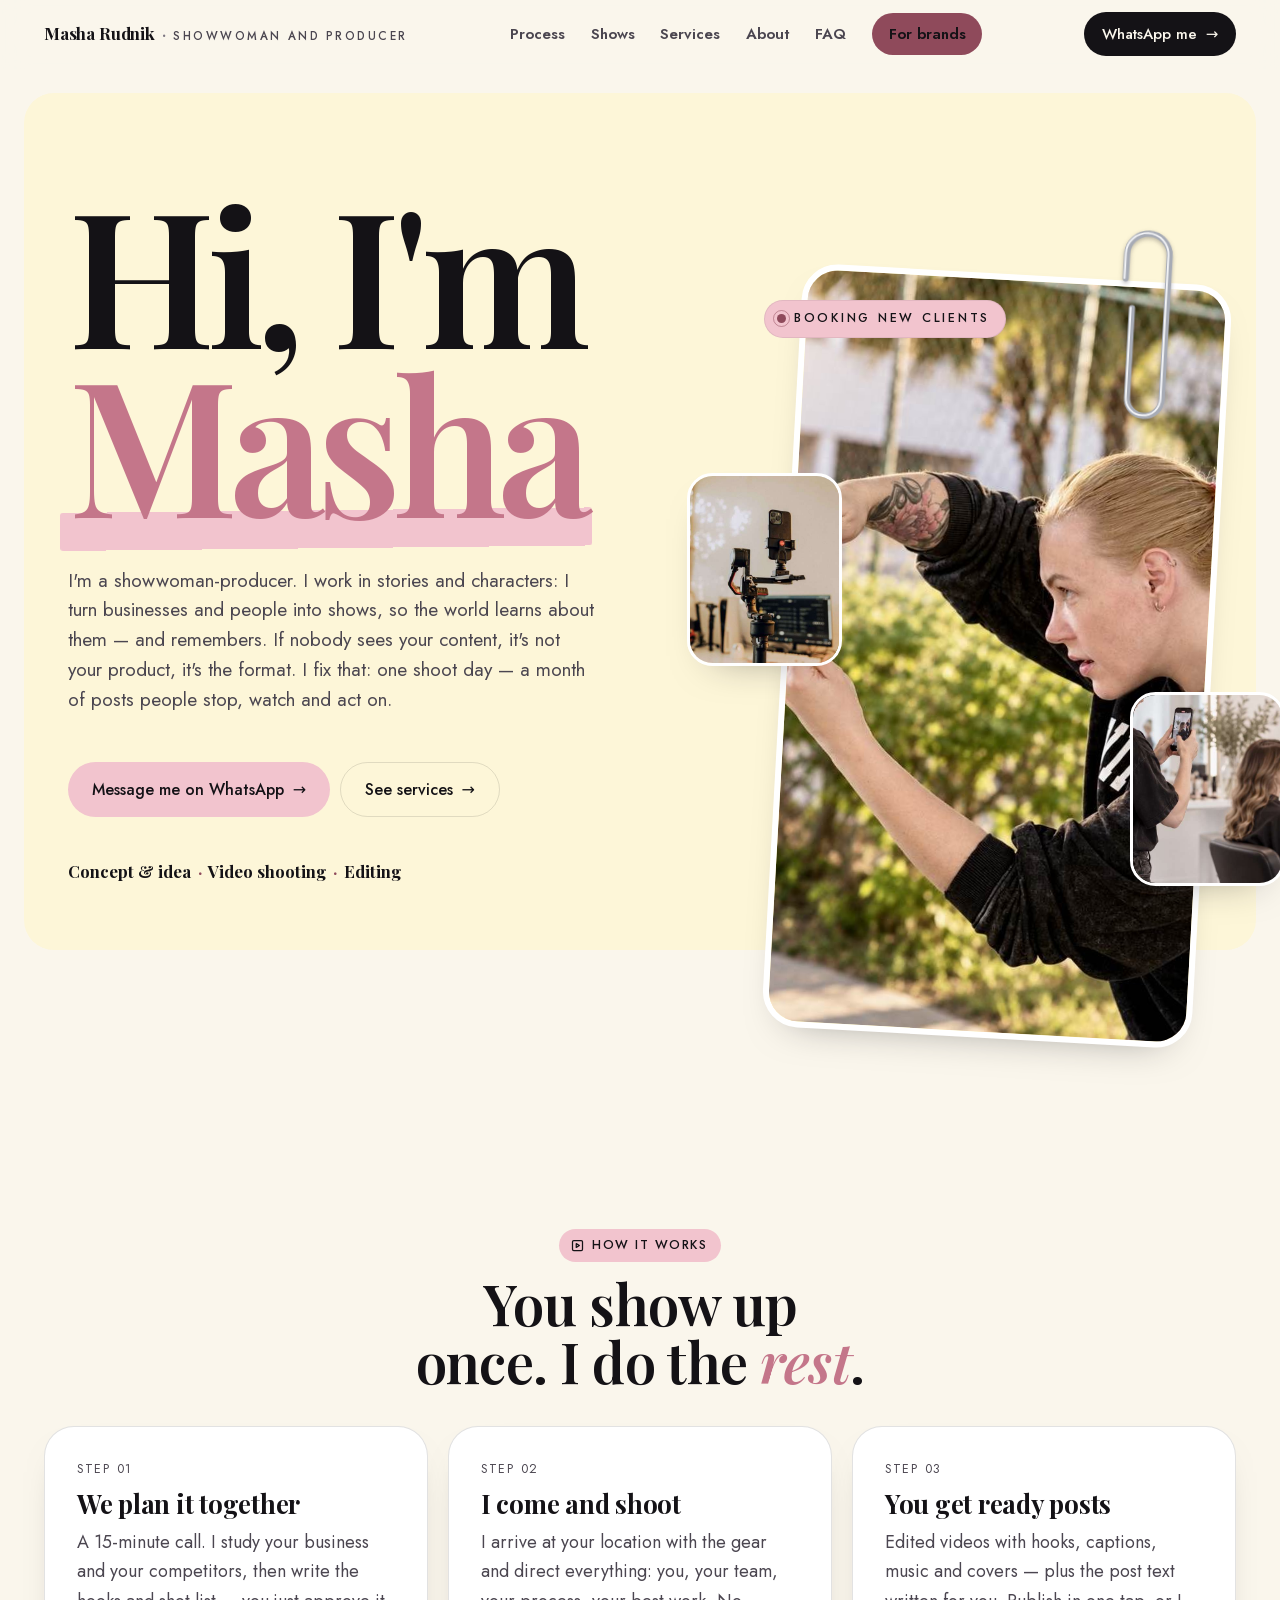
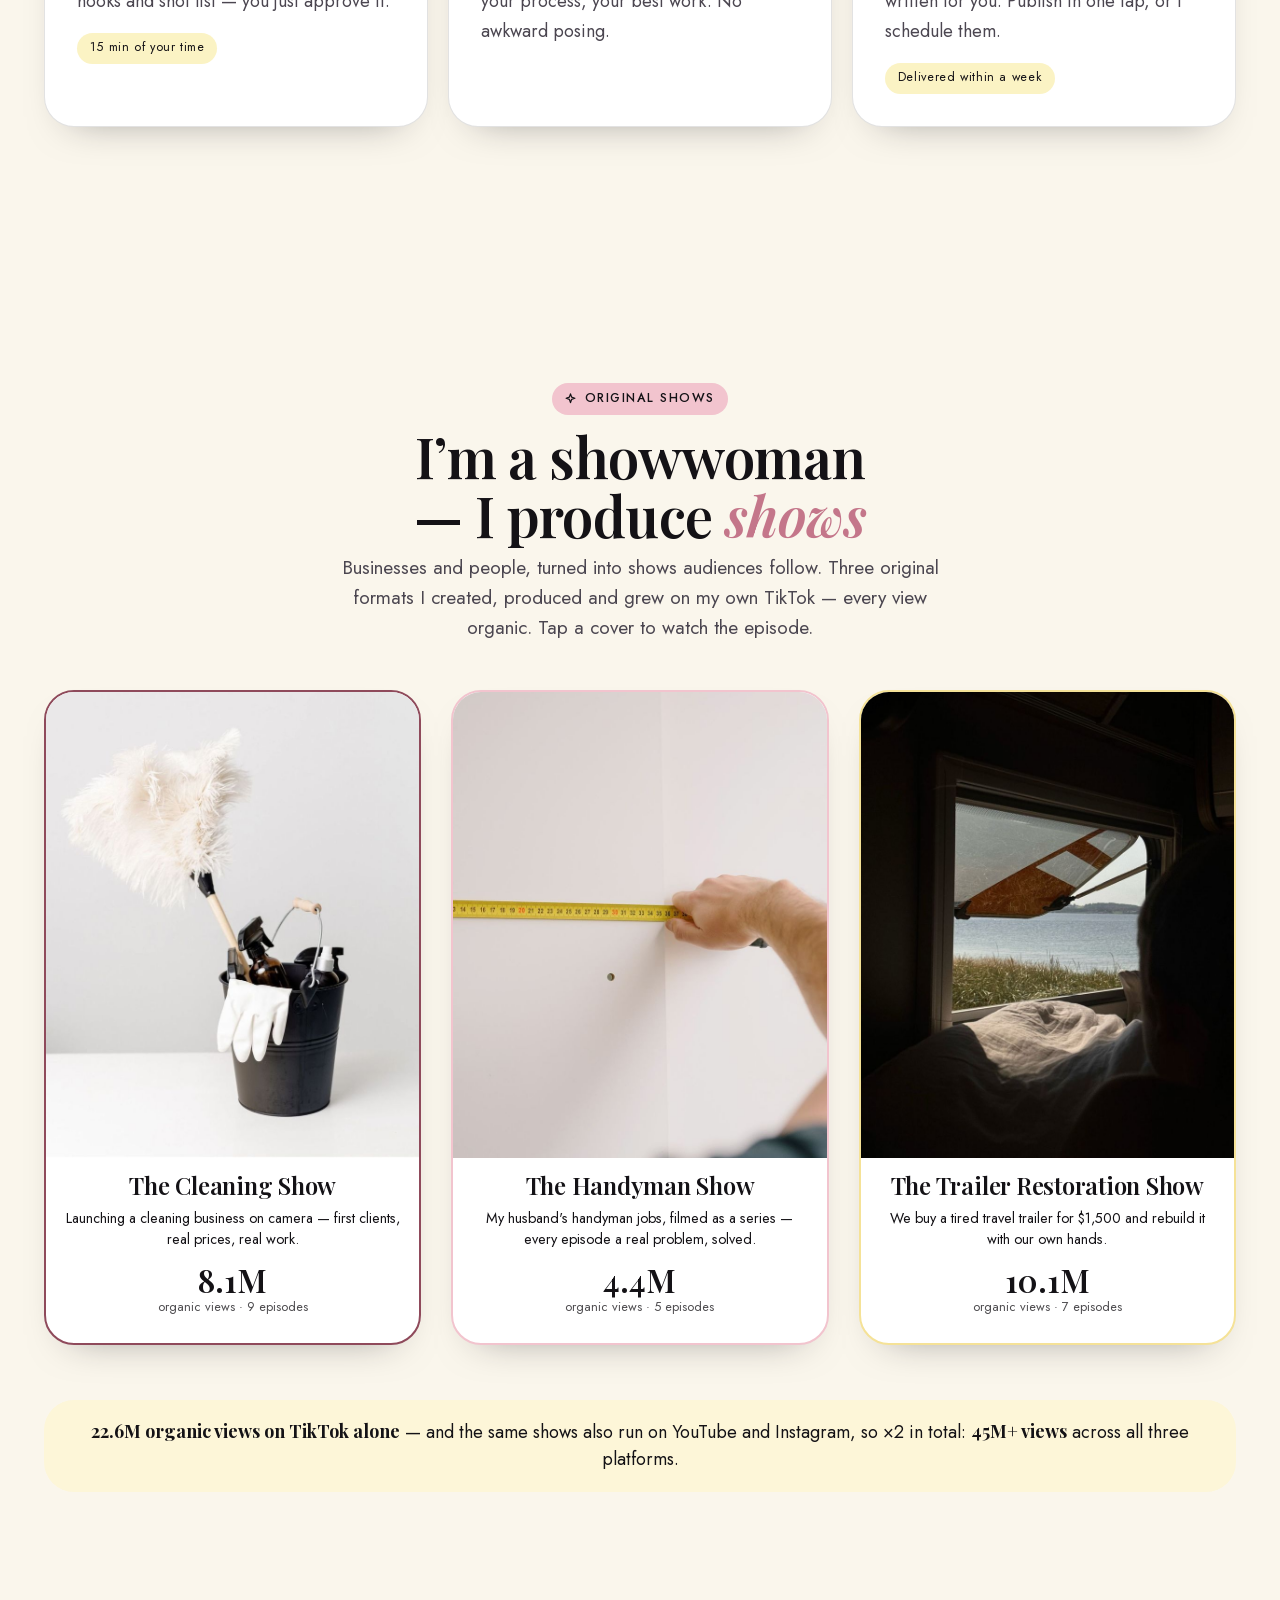
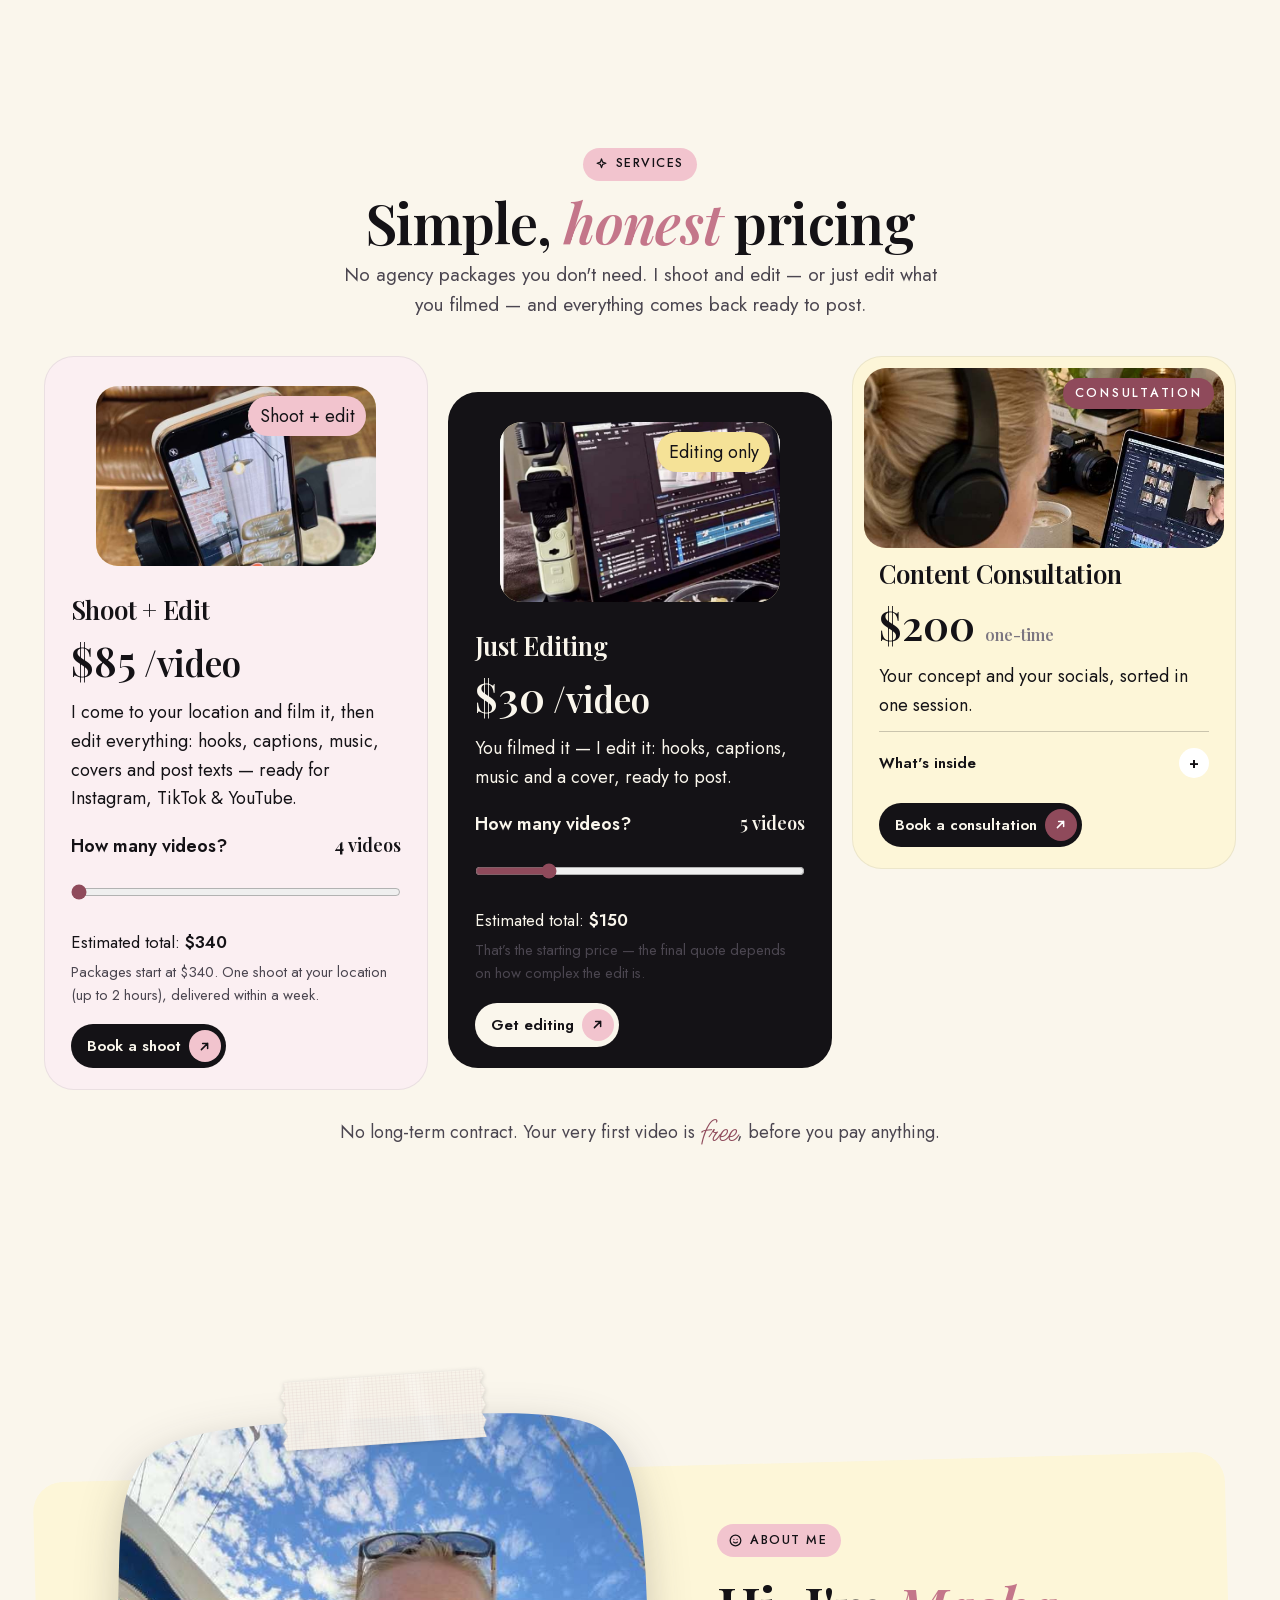
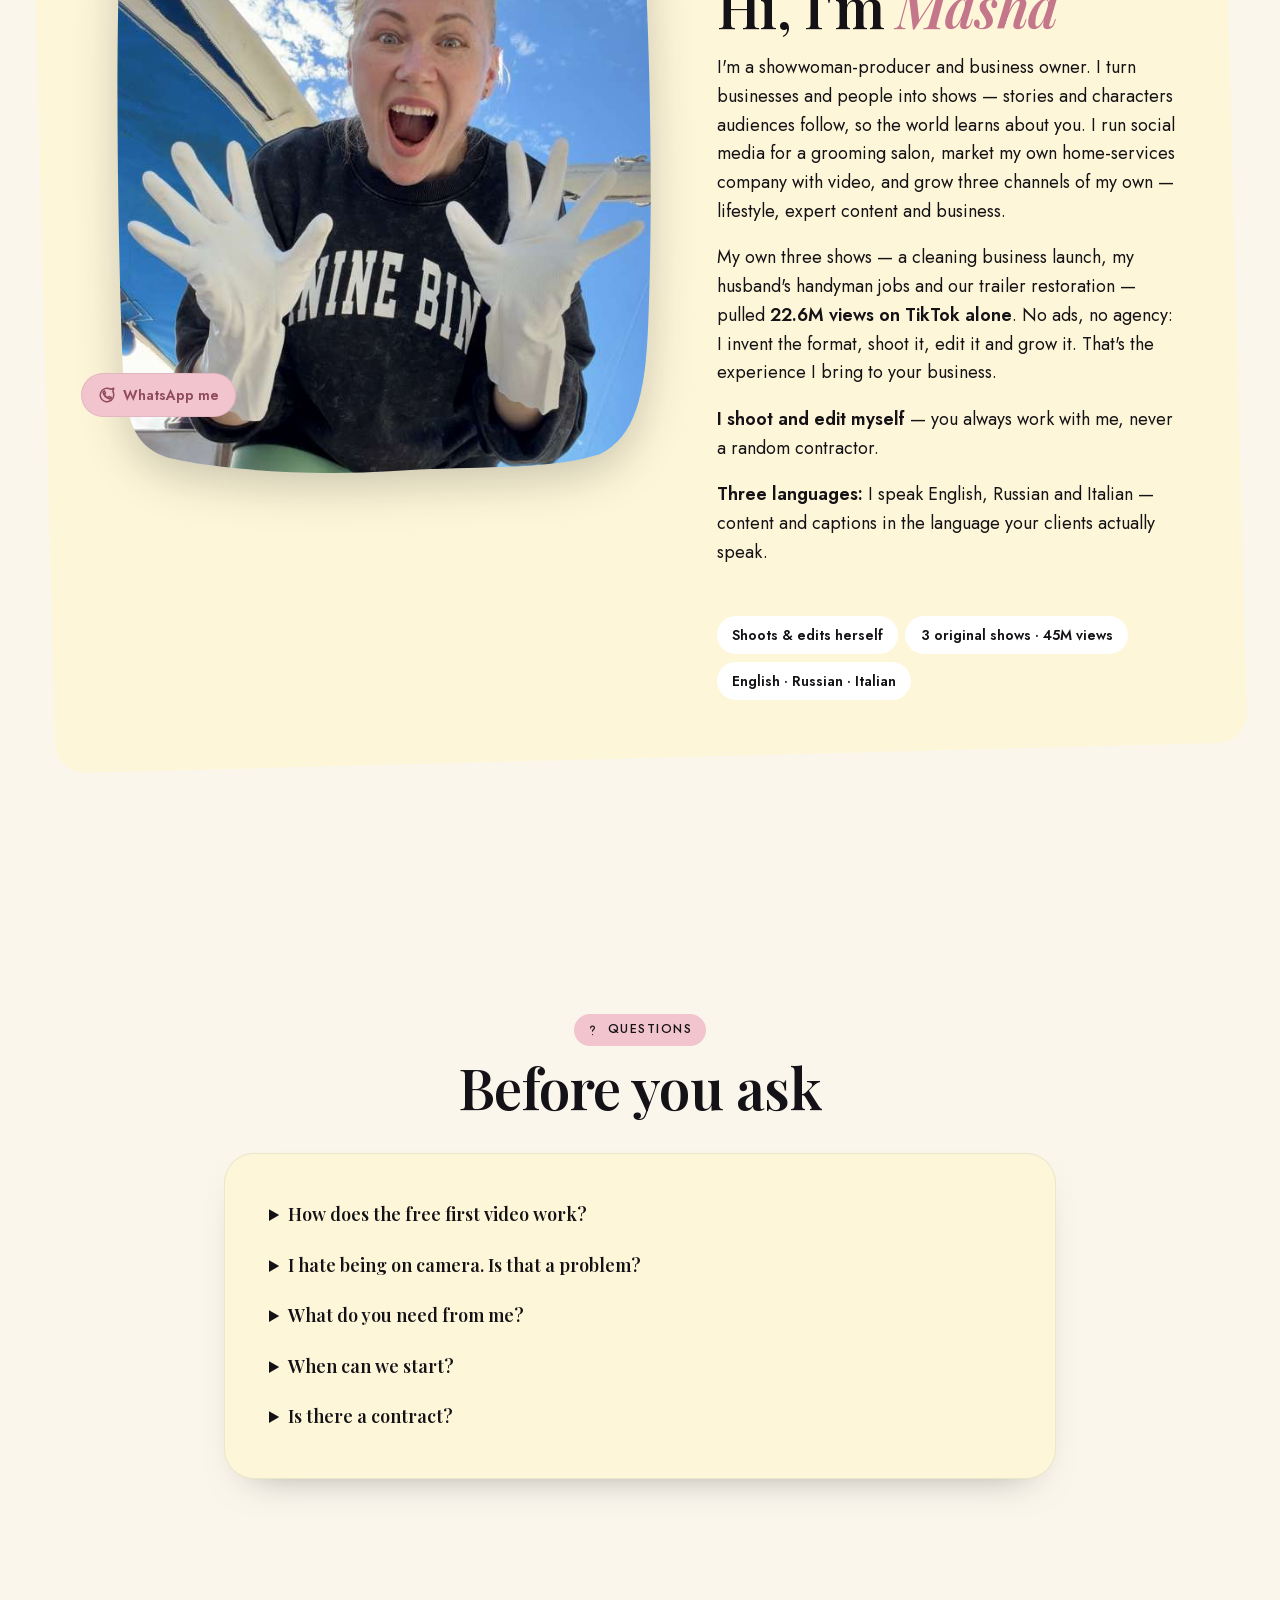
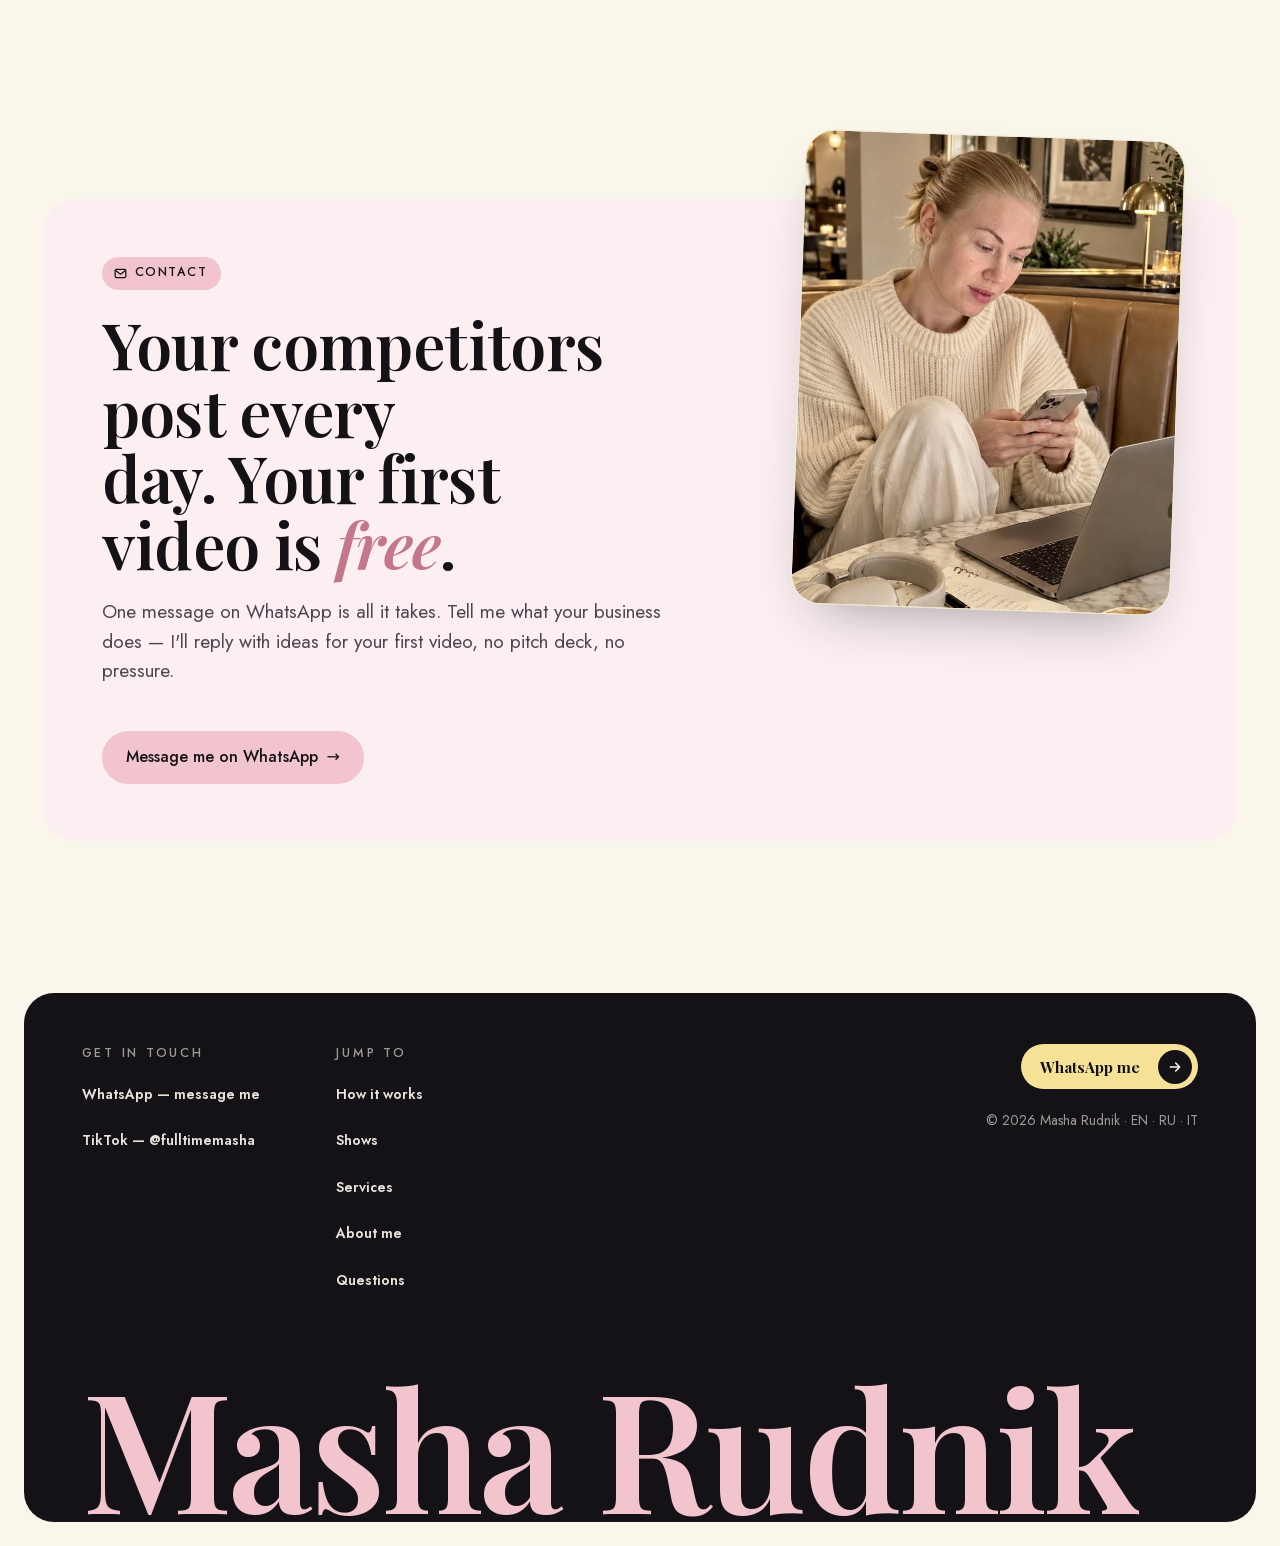
<file: index.html>
<!doctype html>
<html lang="en">
<head>
<meta charset="utf-8">
<meta name="viewport" content="width=device-width, initial-scale=1, viewport-fit=cover">
<title>Video Content — Masha Rudnik</title>
<meta name="description" content="Showwoman-producer Masha Rudnik turns businesses and people into shows: concept, shooting and editing — one shoot day, a month of posts people stop, watch and act on. First video free.">
<meta property="og:type" content="website">
<meta property="og:title" content="Masha Rudnik — Showwoman & Producer">
<meta property="og:description" content="I turn businesses and people into shows. One shoot day — a month of posts people stop, watch and act on.">
<meta property="og:image" content="/assets/img/share-card.jpg">
<meta name="twitter:card" content="summary_large_image">
<link rel="icon" href="/assets/img/favicon.png">
<link rel="apple-touch-icon" href="/assets/img/favicon.png">
<link rel="preload" href="/assets/fonts/outfit-latin-1.woff2" as="font" type="font/woff2" crossorigin>
<link rel="stylesheet" href="/css/fonts.css">
<link rel="stylesheet" href="/main.css">
<link rel="stylesheet" href="/css/oldmoney.css">
<style>html,body{margin:0;padding:0;background:#FAF6EC}@media (prefers-color-scheme:dark){html,body{background:#141216}}</style>
</head>
<body>
<div class="ugc-site" id="ugcSite" data-off="">  <header class="site-head" id="head"> <div class="wrap head-in"> <a class="wordmark" href="#top"> Masha Rudnik <span class="sep">·</span> <span class="role">Showwoman and producer</span> </a> <nav class="site-nav" id="site-nav" aria-label="Sections"> <a href="#process" data-nav="process">Process</a> <a href="#shows" data-nav="shows">Shows</a> <a href="#packages" data-nav="packages">Services</a> <a href="#about" data-nav="about">About</a> <a href="#faq" data-nav="faq">FAQ</a> <a class="nav-ugc" href="/branddeal">For brands</a> <a class="btn nav-brief" href="https://wa.me/19198506320" target="_blank" rel="noopener">WhatsApp me <span class="arw">→</span></a> </nav> <a class="btn btn-sm head-brief" href="https://wa.me/19198506320" target="_blank" rel="noopener">WhatsApp me <span class="arw">→</span></a> <button class="nav-toggle" type="button" aria-expanded="false" aria-controls="site-nav"><span class="nav-toggle-ic" aria-hidden="true"></span><span class="nav-toggle-label">Menu</span></button> </div> </header> <main id="top"> <section class="hero" data-section="hero"> <div class="hero-card"> <div class="wrap hero-grid"> <div class="hero-copy"> <h1>Hi, I'm <em>Masha</em></h1> <p class="lead hero-sub">I'm a showwoman-producer. I work in stories and characters: I turn businesses and people into shows, so the world learns about them — and remembers. If nobody sees your content, it's not your product, it's the format. I fix that: one shoot day — a month of posts people stop, watch and act on.</p> <div class="hero-actions"> <a class="btn btn-pink" href="https://wa.me/19198506320" target="_blank" rel="noopener">Message me on WhatsApp <span class="arw">→</span></a> <a class="btn btn-ghost" href="#packages">See services <span class="arw">→</span></a> </div> <p class="hero-svc">Concept &amp; idea <span>&middot;</span> Video shooting <span>&middot;</span> Editing</p> </div> <div class="hero-stage"> <div class="slot"> <img class="slot-fill hero-portrait" src="/assets/img/miami-hero2.jpg" alt="Masha Rudnik filming content outdoors" width="907" height="1209"> </div> <div class="clip-layer" aria-hidden="true"> <svg class="clip" viewBox="4 0 46 170"><path d="M8 44V22a19 19 0 0 1 38 0v128a15.5 15.5 0 0 1-31 0V70"/><path class="clip-hi" d="M8 44V22a19 19 0 0 1 38 0v128a15.5 15.5 0 0 1-31 0V70"/></svg> </div> <img class="float-still still-1" src="/assets/img/miami-gear.jpg" alt="" aria-hidden="true"> <img class="float-still still-2" src="/assets/img/miami-salon.jpg" alt="" aria-hidden="true"> <div class="status-pill"> <span class="rec"></span> <span class="mono">Booking new clients</span> </div> </div> </div> </div> </section> <section class="sec" id="process" data-section="process"> <div class="wrap"> <div class="sec-head"> <p class="sec-tag"><svg aria-hidden="true" viewBox="0 0 24 24"><path d="M4 6a2 2 0 0 1 2-2h12a2 2 0 0 1 2 2v12a2 2 0 0 1-2 2H6a2 2 0 0 1-2-2z"/><path d="M10 9l5 3-5 3z"/></svg><span>How it works</span></p> <h2>You show up once. I do the <em>rest</em>.</h2> </div> <div class="steps"> <div class="step-card"> <p class="step-num">Step 01</p> <h3>We plan it together</h3> <p>A 15-minute call. I study your business and your competitors, then write the hooks and shot list — you just approve it.</p> <span class="step-time">15 min of your time</span> </div> <div class="step-card"> <p class="step-num">Step 02</p> <h3>I come and shoot</h3> <p>I arrive at your location with the gear and direct everything: you, your team, your process, your best work. No awkward posing.</p> </div> <div class="step-card"> <p class="step-num">Step 03</p> <h3>You get ready posts</h3> <p>Edited videos with hooks, captions, music and covers — plus the post text written for you. Publish in one tap, or I schedule them.</p> <span class="step-time">Delivered within a week</span> </div> </div> </div> </section> <section class="sec shows" id="shows" data-section="shows"> <div class="wrap"> <div class="sec-head"> <p class="sec-tag"><svg aria-hidden="true" viewBox="0 0 24 24"><path d="M12 3l1.8 5.2L19 10l-5.2 1.8L12 17l-1.8-5.2L5 10l5.2-1.8z"/></svg><span>Original shows</span></p> <h2>I&rsquo;m a showwoman &mdash; I produce <em>shows</em></h2> <p class="lead">Businesses and people, turned into shows audiences follow. Three original formats I created, produced and grew on my own TikTok &mdash; every view organic. Tap a cover to watch the episode.</p> </div> <div class="shows-grid"> <article class="show-col sc-clean"> <a class="poster" href="https://www.tiktok.com/t/ZTyEYjw7U/" target="_blank" rel="noopener" aria-label="The Cleaning Show — watch the top episode on TikTok"> <img class="poster-photo" src="/assets/img/show-cleaning.jpg" alt="The Cleaning Show — still from the show: a bucket with cleaning supplies" width="800" height="1067" loading="lazy"> <span class="poster-info"><span class="poster-name">The Cleaning Show</span><span class="poster-sub">Launching a cleaning business on camera — first clients, real prices, real work.</span> <span class="poster-foot"><span class="poster-views">8.1M</span><span class="poster-meta">organic views · 9 episodes</span></span></span> </a> </article> <article class="show-col sc-handy"> <a class="poster" href="https://www.tiktok.com/t/ZTyEYJt6d/" target="_blank" rel="noopener" aria-label="The Handyman Show — watch the top episode on TikTok"> <img class="poster-photo" src="/assets/img/show-handyman.jpg" alt="The Handyman Show — still from the show: measuring a wall with a tape measure" width="800" height="1067" loading="lazy"> <span class="poster-info"><span class="poster-name">The Handyman Show</span><span class="poster-sub">My husband's handyman jobs, filmed as a series — every episode a real problem, solved.</span> <span class="poster-foot"><span class="poster-views">4.4M</span><span class="poster-meta">organic views · 5 episodes</span></span></span> </a> </article> <article class="show-col sc-trailer"> <a class="poster" href="https://www.tiktok.com/t/ZTyEY9A32/" target="_blank" rel="noopener" aria-label="The Trailer Restoration Show — watch the top episode on TikTok"> <img class="poster-photo" src="/assets/img/show-trailer.jpg" alt="The Trailer Restoration Show — still from the show: the view of the water from the trailer window" width="800" height="1067" loading="lazy"> <span class="poster-info"><span class="poster-name">The Trailer Restoration Show</span><span class="poster-sub">We buy a tired travel trailer for $1,500 and rebuild it with our own hands.</span> <span class="poster-foot"><span class="poster-views">10.1M</span><span class="poster-meta">organic views · 7 episodes</span></span></span> </a> </article> </div> <p class="shows-strip"><strong>22.6M organic views on TikTok alone</strong> — and the same shows also run on YouTube and Instagram, so ×2 in total: <strong>45M+ views</strong> across all three platforms.</p> </div> </section> <section class="sec" id="packages" data-section="packages"> <div class="wrap"> <div class="sec-head"> <p class="sec-tag"><svg aria-hidden="true" viewBox="0 0 24 24"><path d="M12 3l1.8 5.2L19 10l-5.2 1.8L12 17l-1.8-5.2L5 10l5.2-1.8z"/></svg><span>Services</span></p> <h2>Simple, <em>honest</em> pricing</h2> <p class="lead">No agency packages you don't need. I shoot and edit — or just edit what you filmed — and everything comes back ready to post.</p> </div> <div class="offers"> <article class="offer"> <figure class="offer-img"> <img src="/assets/img/miami-tripod.jpg" alt="" width="675" height="1200" loading="lazy"> <span class="offer-tag">Shoot + edit</span> </figure> <h3 class="offer-name">Shoot + Edit</h3> <p class="pkg-price">$85<small> /video</small></p> <p class="offer-lead">I come to your location and film it, then edit everything: hooks, captions, music, covers and post texts — ready for Instagram, TikTok &amp; YouTube.</p> <div class="calc"> <label class="calc-label" for="shootCount">How many videos?<span class="calc-count" id="shootCountOut">4 videos</span></label> <input class="calc-range" id="shootCount" type="range" min="4" max="20" step="1" value="4" aria-label="Number of videos"> <p class="calc-total">Estimated total: <strong id="shootTotal">$340</strong></p> <p class="calc-note">Packages start at $340. One shoot at your location (up to 2 hours), delivered within a week.</p> </div> <div class="offer-foot"> <a class="offer-cta" id="shootCta" href="https://wa.me/19198506320?text=Hi%20Masha!%20I%20want%20a%20shoot%20%2B%20edit%20package%20for%204%20videos." target="_blank" rel="noopener">Book a shoot <span class="offer-cta-ic"><svg width="14" height="14" viewBox="0 0 24 24" fill="none" stroke="currentColor" stroke-width="2.4" stroke-linecap="round" stroke-linejoin="round" aria-hidden="true"><path d="M7 17L17 7M9 7h8v8"/></svg></span></a> </div> </article> <article class="offer reveal"> <figure class="offer-img"> <img src="/assets/img/miami-editing.jpg" alt="" width="954" height="1516" loading="lazy"> <span class="offer-tag">Editing only</span> </figure> <h3 class="offer-name">Just Editing</h3> <p class="pkg-price">$30<small> /video</small></p> <p class="offer-lead">You filmed it — I edit it: hooks, captions, music and a cover, ready to post.</p> <div class="calc"> <label class="calc-label" for="editCount">How many videos?<span class="calc-count" id="editCountOut">5 videos</span></label> <input class="calc-range" id="editCount" type="range" min="1" max="20" step="1" value="5" aria-label="Number of videos"> <p class="calc-total">Estimated total: <strong id="editTotal">$150</strong></p> <p class="calc-note">That&rsquo;s the starting price — the final quote depends on how complex the edit is.</p> </div> <div class="offer-foot"> <a class="offer-cta" id="editCta" href="https://wa.me/19198506320?text=Hi%20Masha!%20I%20need%20editing%20for%205%20videos." target="_blank" rel="noopener">Get editing <span class="offer-cta-ic"><svg width="14" height="14" viewBox="0 0 24 24" fill="none" stroke="currentColor" stroke-width="2.4" stroke-linecap="round" stroke-linejoin="round" aria-hidden="true"><path d="M7 17L17 7M9 7h8v8"/></svg></span></a> </div> </article> <article class="offer"> <div class="offer-img"> <img src="/assets/img/miami-edit.jpg" alt="" width="854" height="1105" loading="lazy"> <span class="offer-tag mono">Consultation</span> </div> <h3>Content Consultation</h3> <p class="pkg-price">$200 <span>one-time</span></p> <p>Your concept and your socials, sorted in one session.</p> <details class="disc"> <summary>What's inside <span class="plus">+</span></summary> <div class="spec"> <ul> <li>Your content concept — what makes your business watchable</li> <li>What to post: formats, hooks and a posting rhythm</li> <li>Profile tune-up: bio, highlights, pinned posts</li> <li>A written plan for your next 30 days</li> <li>Run it yourself — or hand the shooting to me</li> </ul> </div> </details> <div class="offer-foot"> <a class="offer-cta" href="https://wa.me/19198506320?text=Hi%20Masha!%20I%27m%20interested%20in%20a%20content%20consultation." target="_blank" rel="noopener">Book a consultation <span class="offer-cta-ic" aria-hidden="true"><svg viewBox="0 0 24 24"><path d="M7 17L17 7M9 7h8v8"/></svg></span></a> </div> </article> </div> <p class="pkg-note">No long-term contract. Your very first video is <span class="hand">free</span>, before you pay anything.</p> </div> </section> <script> (function(){var r=document.getElementById('editCount');if(!r)return;var out=document.getElementById('editCountOut'),tot=document.getElementById('editTotal'),cta=document.getElementById('editCta');function upd(){var n=parseInt(r.value,10);out.textContent=n+(n===1?' video':' videos');tot.textContent='$'+(n*30);cta.href='https://wa.me/19198506320?text='+encodeURIComponent('Hi Masha! I need editing for '+n+(n===1?' video.':' videos.'));}r.addEventListener('input',upd);upd();})(); </script> <script> (function(){var r=document.getElementById('shootCount');if(!r)return;var out=document.getElementById('shootCountOut'),tot=document.getElementById('shootTotal'),cta=document.getElementById('shootCta');function upd(){var n=parseInt(r.value,10);out.textContent=n+' videos';tot.textContent='$'+(n*85);cta.href='https://wa.me/19198506320?text='+encodeURIComponent('Hi Masha! I want a shoot + edit package for '+n+' videos.');}r.addEventListener('input',upd);upd();})(); </script> <section class="sec about" id="about" data-section="about"> <div class="wrap"> <div class="about-card about-grid"> <div class="portrait-wrap"> <div class="portrait-cut"> <div class="portrait"> <img src="/assets/img/miami-about-boat.jpg" alt="Masha Rudnik on her sailboat" width="1320" height="1973" loading="lazy"> </div> </div> <span class="tape" aria-hidden="true"></span> <svg width="0" height="0" aria-hidden="true" focusable="false" style="position:absolute"> <clipPath id="cut-shape" clipPathUnits="objectBoundingBox"> <path d="M.07.075C.14.035.3.03.5.022.66.016.8.008.88.03.95.05.975.12.985.25.995.42.998.62.99.77.985.88.965.94.9.965.8.99.66.982.52.99.36.998.2.988.11.972.04.958.02.92.016.82.008.64.004.42.01.24.013.14.03.1.07.075Z"/> </clipPath> </svg> <a class="pin pin-handle" href="https://wa.me/19198506320" target="_blank" rel="noopener"><svg viewBox="0 0 24 24" aria-hidden="true" fill="none" stroke="currentColor" stroke-width="2" stroke-linecap="round" stroke-linejoin="round"><path d="M21 12a9 9 0 1 1-4.4-7.7L21 3l-1.2 4.3c.8 1.4 1.2 3 1.2 4.7z"/><path d="M8.5 10.5c.5 2 3 4.5 5 5l1.5-1.5 3 1.5c-.5 1.5-1.5 2-3 1.5C11 16 8 13 7 9.5 6.5 8 7 7 8.5 6.5l1.5 3z"/></svg>WhatsApp me</a> </div> <div class="about-body"> <p class="sec-tag"><svg aria-hidden="true" viewBox="0 0 24 24"><circle cx="12" cy="12" r="8.5"/><path d="M9 14.5a4 4 0 0 0 6 0M9.5 10h0M14.5 10h0"/></svg><span>About me</span></p> <h2>Hi, I'm <em>Masha</em></h2> <p>I'm a showwoman-producer and business owner. I turn businesses and people into shows — stories and characters audiences follow, so the world learns about you. I run social media for a grooming salon, market my own home-services company with video, and grow three channels of my own — lifestyle, expert content and business.</p> <p>My own three shows — a cleaning business launch, my husband's handyman jobs and our trailer restoration — pulled <strong>22.6M views on TikTok alone</strong>. No ads, no agency: I invent the format, shoot it, edit it and grow it. That's the experience I bring to your business.</p> <p><strong>I shoot and edit myself</strong> — you always work with me, never a random contractor.</p> <p><strong>Three languages:</strong> I speak English, Russian and Italian — content and captions in the language your clients actually speak.</p> <div class="facts"> <span class="chip">Shoots &amp; edits herself</span> <span class="chip">3 original shows · 45M views</span> <span class="chip">English · Russian · Italian</span> </div> </div> </div> </div> </section> <section class="sec" id="faq" data-section="faq"> <div class="wrap"> <div class="sec-head"> <p class="sec-tag"><svg aria-hidden="true" viewBox="0 0 24 24"><path d="M9 9.5a3 3 0 1 1 4.6 2.5c-1 .6-1.6 1.2-1.6 2.5"/><path d="M12 20h0"/></svg><span>Questions</span></p> <h2>Before you ask</h2> </div> <div class="faq-card"> <details class="faq-item"> <summary>How does the free first video work?</summary> <div class="faq-a"><p>Message me on WhatsApp and tell me about your business. We shoot one video together — you see the real quality and style before paying a cent. If you love it, we pick a package. If not, you keep the video anyway.</p></div> </details> <details class="faq-item"> <summary>I hate being on camera. Is that a problem?</summary> <div class="faq-a"><p>No. Most of my clients felt the same. I direct everything and we can build videos around your work, your space and your results — your face is optional, your business is the star.</p></div> </details> <details class="faq-item"> <summary>What do you need from me?</summary> <div class="faq-a"><p>About 2 hours once a month and access to your location. Ideas, scripts, shooting, editing, captions and post texts are all on me.</p></div> </details> <details class="faq-item"> <summary>When can we start?</summary> <div class="faq-a"><p>Onboarding calls and content planning start right away. Message me on WhatsApp and we'll set up your first shoot.</p></div> </details> <details class="faq-item"> <summary>Is there a contract?</summary> <div class="faq-a"><p>No long-term contract. Stay because it works, not because you're locked in.</p></div> </details> </div> </div> </section> <section class="sec contact" id="contact" data-section="contact"> <div class="wrap"> <div class="contact-card contact-grid"> <div class="contact-copy"> <p class="sec-tag"><svg aria-hidden="true" viewBox="0 0 24 24"><rect x="3.5" y="5.5" width="17" height="13" rx="2"/><path d="M4 7l8 6 8-6"/></svg><span>Contact</span></p> <h2>Your competitors post every day. Your first video is <em>free</em>.</h2> <p class="lead">One message on WhatsApp is all it takes. Tell me what your business does — I'll reply with ideas for your first video, no pitch deck, no pressure.</p> <div class="hero-actions"> <a class="btn btn-pink" href="https://wa.me/19198506320" target="_blank" rel="noopener">Message me on WhatsApp <span class="arw">→</span></a> </div> </div> <div class="contact-shot"> <div class="frame"> <img src="/assets/img/miami-cafe.jpg" alt="Masha Rudnik with her phone and laptop" width="832" height="1040" loading="lazy"> </div> </div> </div> </div> </section> </main> <footer class="foot" data-section="footer"> <div class="foot-card"> <div class="foot-top"> <div class="foot-cols"> <div class="foot-col"> <p class="mono">Get in touch</p> <a class="foot-link" href="https://wa.me/19198506320" target="_blank" rel="noopener">WhatsApp — message me</a> <a class="foot-link" href="https://www.tiktok.com/@fulltimemasha" target="_blank" rel="noopener">TikTok — @fulltimemasha</a> </div> <div class="foot-col"> <p class="mono">Jump to</p> <a class="foot-link" href="#process">How it works</a> <a class="foot-link" href="#shows">Shows</a> <a class="foot-link" href="#packages">Services</a> <a class="foot-link" href="#about">About me</a> <a class="foot-link" href="#faq">Questions</a> </div> </div> <div class="foot-side"> <div class="foot-actions"> <a class="foot-pill foot-pill-brief" href="https://wa.me/19198506320" target="_blank" rel="noopener">WhatsApp me <span class="foot-pill-ic" aria-hidden="true"><svg viewBox="0 0 24 24"><path d="M5 12h13M13 6l6 6-6 6"/></svg></span></a> </div> <p class="foot-legal"><span>© 2026 Masha Rudnik · EN · RU · IT</span></p> </div> </div> <p class="foot-name">Masha Rudnik</p> </div> </footer> </div>
































<script>(function(){
  "use strict";

  /* ---- sticky header state ---- */
  var head = document.getElementById('head');
  var onScroll = function(){
    if (window.scrollY > 40) head.classList.add('stuck');
    else head.classList.remove('stuck');
  };
  window.addEventListener('scroll', onScroll, {passive:true});
  onScroll();

  /* ---- section menu ---- */
  var navToggle = document.querySelector('.nav-toggle');
  var navLinks = Array.prototype.slice.call(document.querySelectorAll('.site-nav [data-nav]'));
  var setMenu = function(open){
    head.classList.toggle('nav-open', open);
    if (navToggle) navToggle.setAttribute('aria-expanded', String(open));
  };
  if (navToggle) {
    navToggle.addEventListener('click', function(){ setMenu(!head.classList.contains('nav-open')); });
    document.querySelectorAll('.site-nav a').forEach(function(a){ a.addEventListener('click', function(){ setMenu(false); }); });
    document.addEventListener('keydown', function(e){ if (e.key === 'Escape') setMenu(false); });
    document.addEventListener('click', function(e){ if (!head.contains(e.target)) setMenu(false); });
    window.addEventListener('resize', function(){ if (window.innerWidth >= 1100) setMenu(false); });
  }
  if ('IntersectionObserver' in window && navLinks.length) {
    var spy = new IntersectionObserver(function(entries){
      entries.forEach(function(en){
        if (!en.isIntersecting) return;
        navLinks.forEach(function(a){
          a.setAttribute('aria-current', String(!!en.target.id && a.getAttribute('href') === '#' + en.target.id));
        });
      });
    }, {rootMargin: '-45% 0px -50% 0px'});
    document.querySelectorAll('[data-section]').forEach(function(sec){ spy.observe(sec); });
  }
})();
</script>
</body>
</html>
</file>
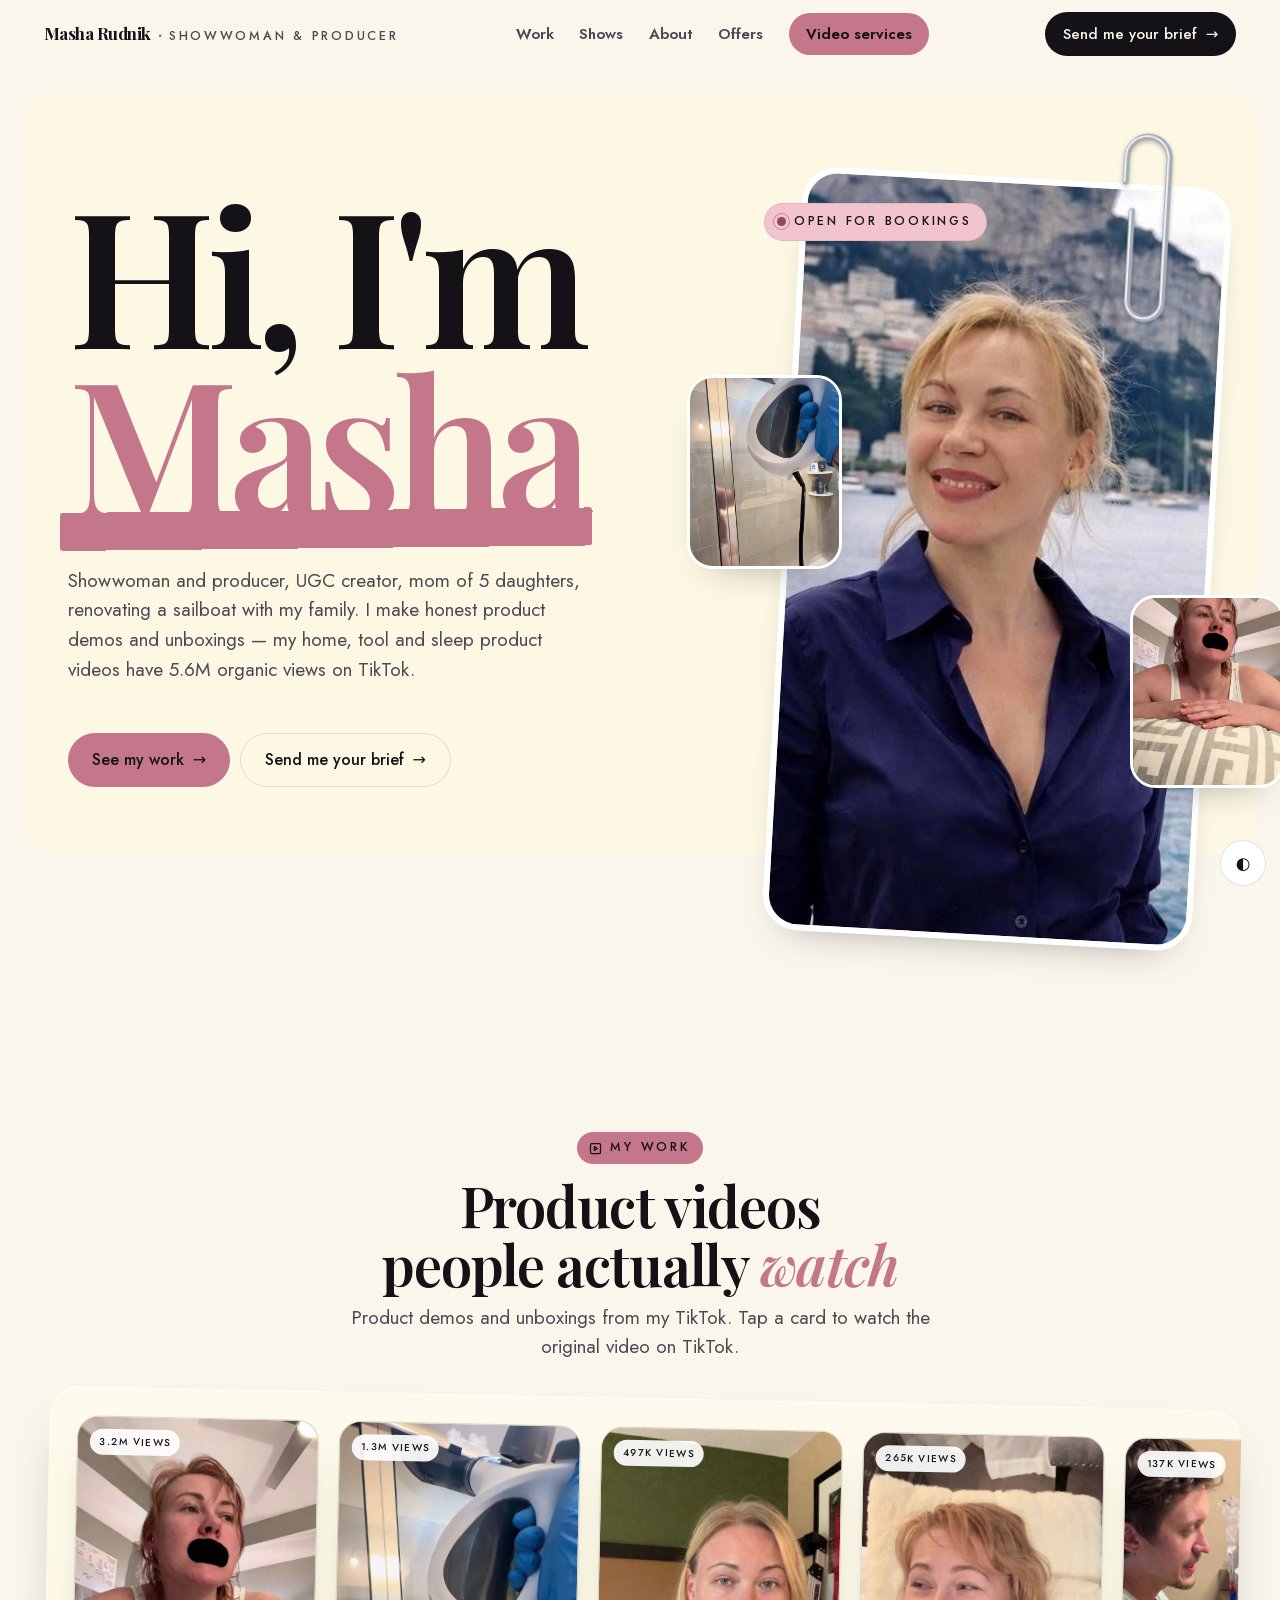
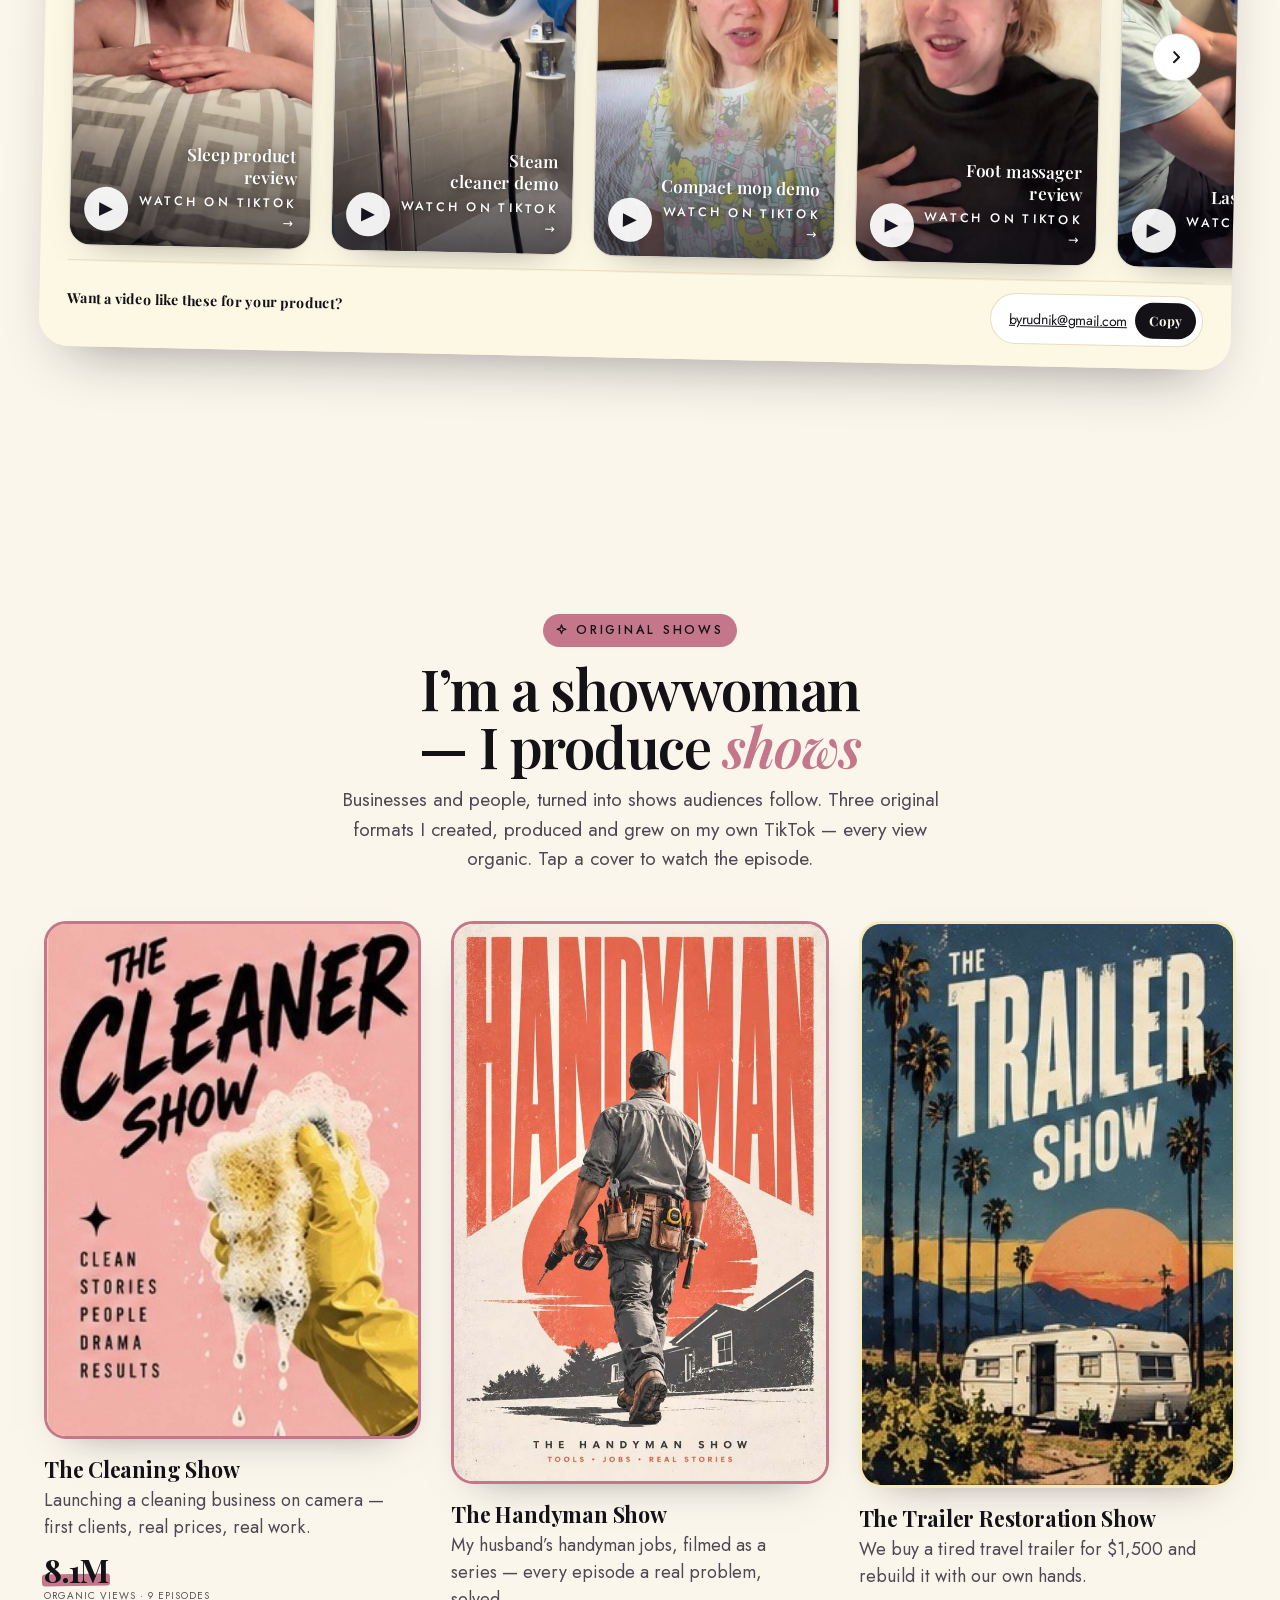
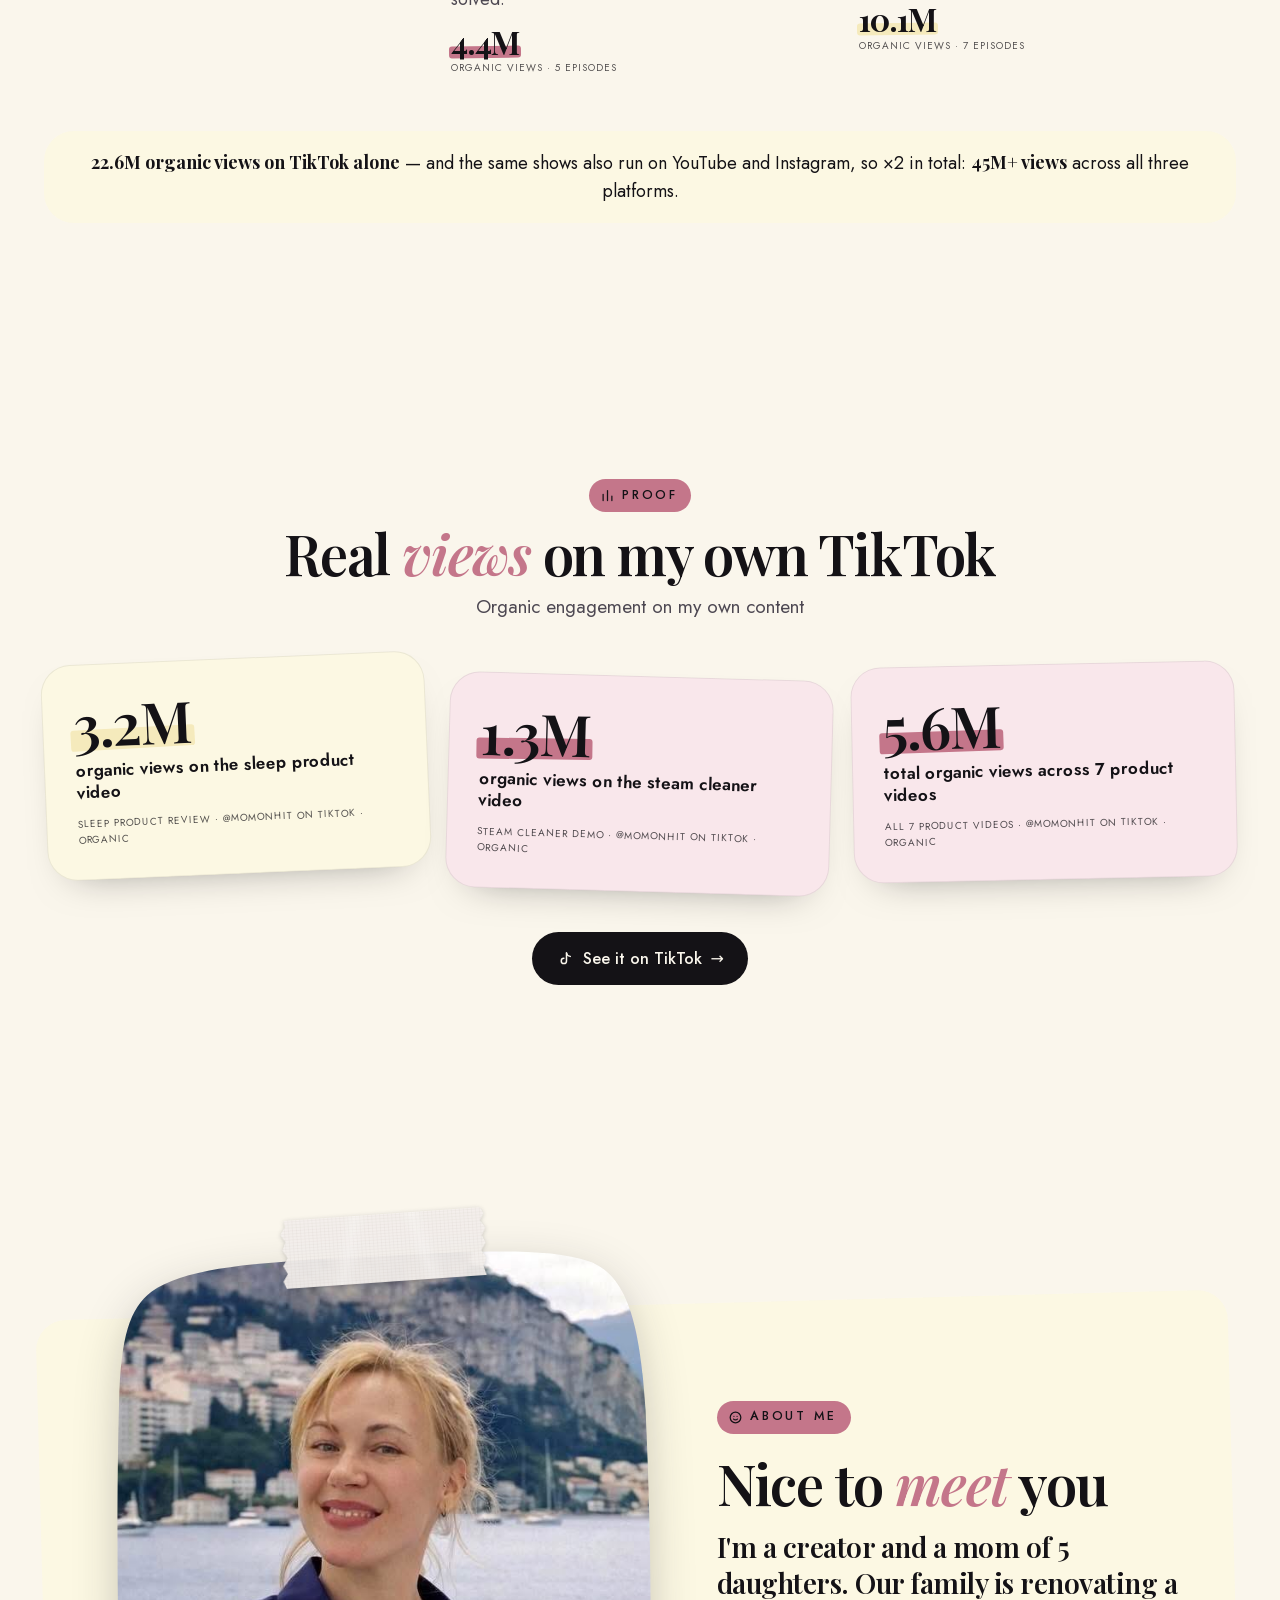
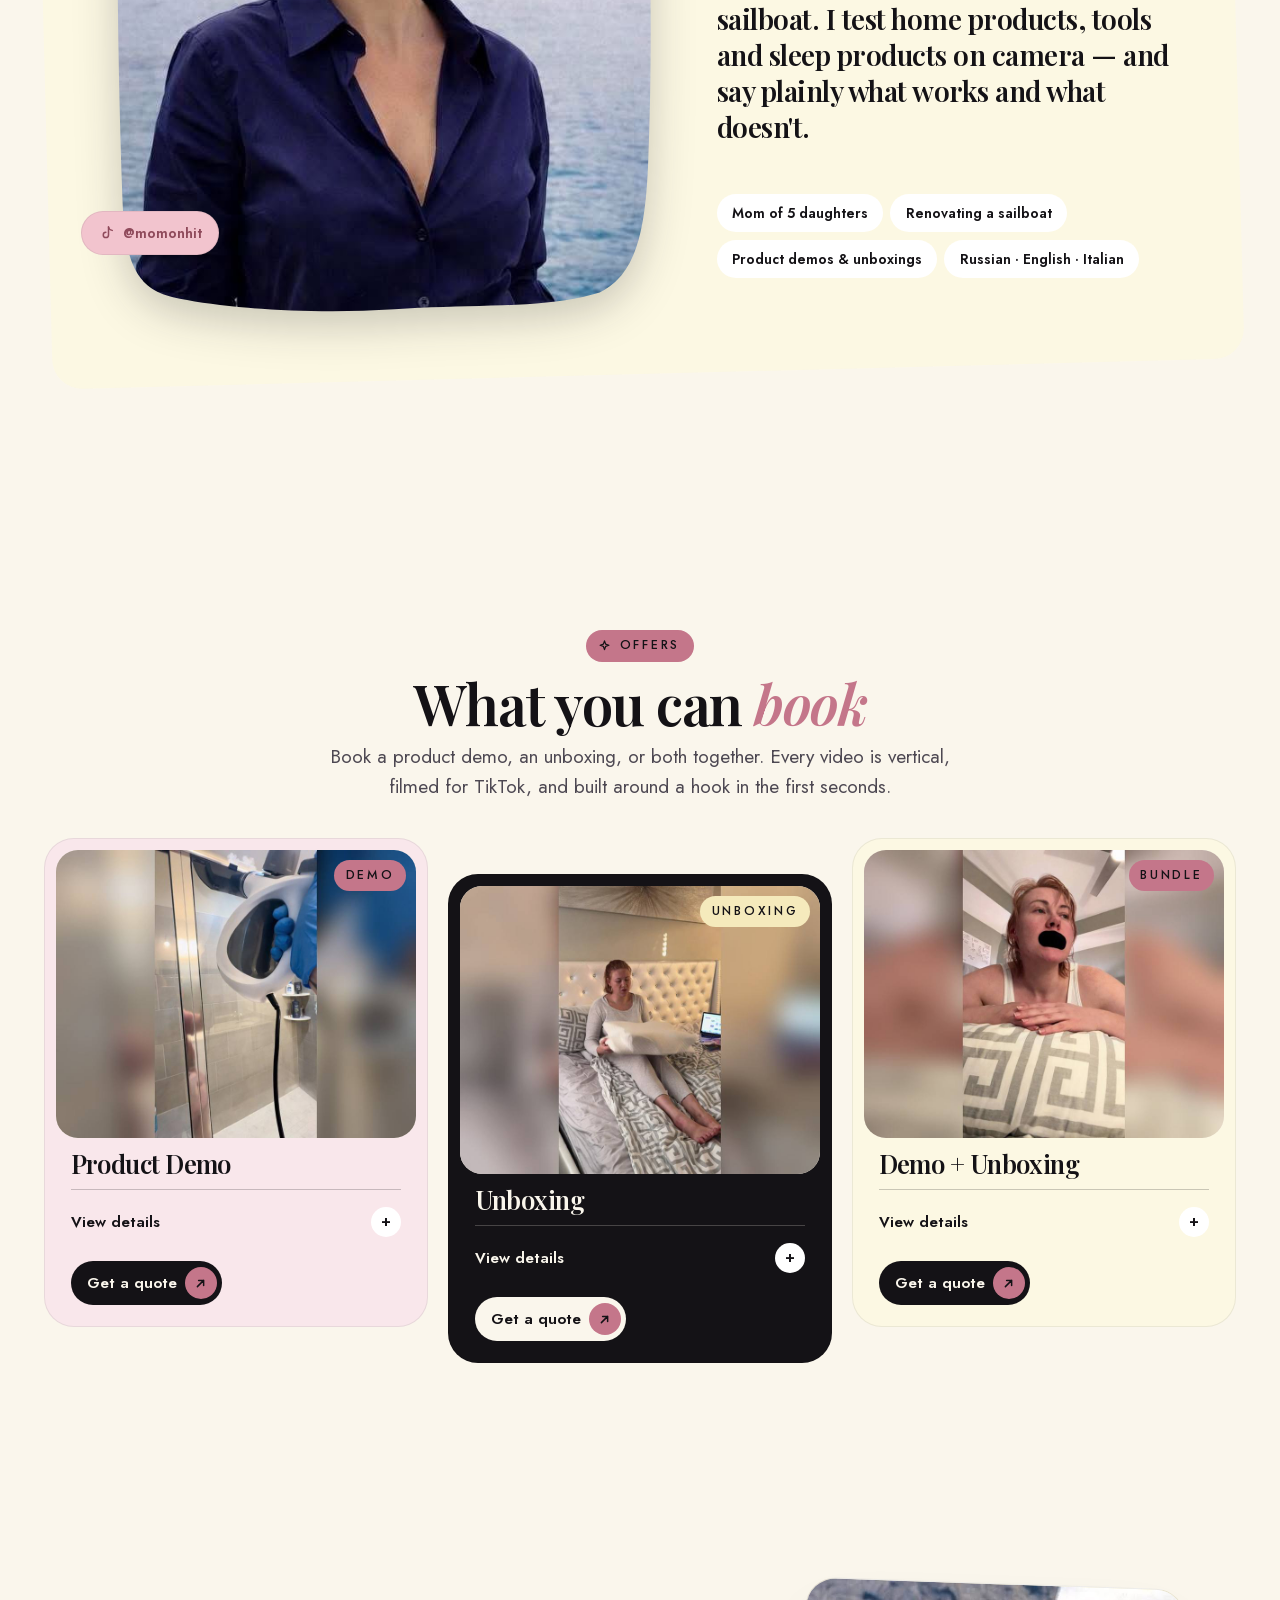
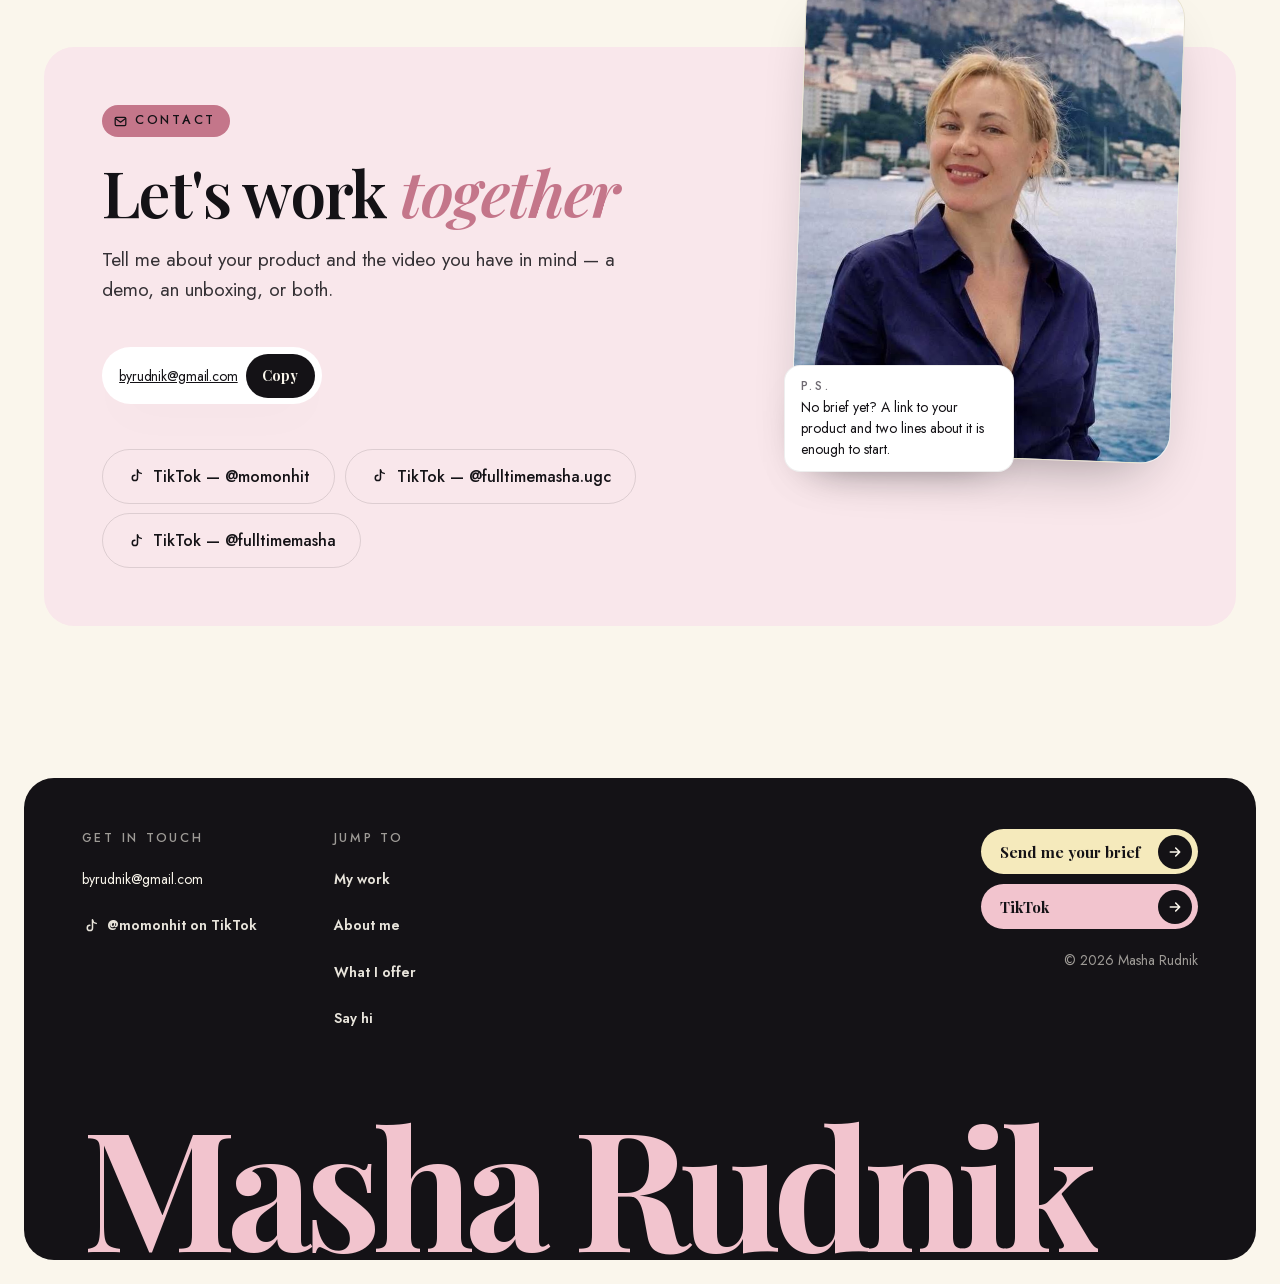
<file: branddeal/index.html>
<!doctype html>
<html lang="en">
<head>
<meta charset="utf-8">
<meta name="viewport" content="width=device-width, initial-scale=1, viewport-fit=cover">

<title>Masha Rudnik — Showwoman & Producer</title>
<meta name="description" content="UGC creator and mom of 5 daughters, renovating a sailboat with her family. Product demos and unboxings — home, tools and sleep products — with 5.6M organic views on TikTok.">

<!-- Link preview (what brands see when you paste the URL in an email or DM). -->
<!-- Share image (1200x630) is hers. og:url still to add once the live Netlify address exists. -->
<meta property="og:type" content="website">
<meta property="og:title" content="Masha Rudnik — Showwoman & Producer">
<meta property="og:description" content="UGC creator and mom of 5 daughters, renovating a sailboat with her family. Product demos and unboxings — home, tools and sleep products — with 5.6M organic views on TikTok.">
<meta property="og:image" content="/assets/img/share-card.jpg">
<meta name="twitter:card" content="summary_large_image">

<link rel="icon" href="/assets/img/favicon.png">
<link rel="apple-touch-icon" href="/assets/img/favicon.png">

<!-- fonts are stored on this site (no request to Google's servers — better for privacy/GDPR) -->
<link rel="preload" href="/assets/fonts/outfit-latin-1.woff2" as="font" type="font/woff2" crossorigin>
<link rel="stylesheet" href="/css/fonts.css">

<!-- tokens.css is the ONLY file with the colour values; style.css uses variables only -->
<link rel="stylesheet" href="/css/tokens.css">
<link rel="stylesheet" href="/css/style.css">

</head>
<!-- Sections on this page: hero, work, proof (numbers), about, offers, contact, footer.
     Logos, case studies, gallery, testimonials and FAQ were removed completely:
     they need real paid brand work / real quotes first (see CLAUDE.md, section 3). -->
<body data-off="">

<header class="site-head" id="head">
  <div class="wrap head-in">
    <a class="wordmark" href="#top">
      Masha Rudnik <span class="sep">·</span> <span class="role">Showwoman &amp; Producer</span>
    </a>
    <nav class="site-nav" id="site-nav" aria-label="Sections">
      <a href="#work" data-nav="work">Work</a>
      <a href="#shows" data-nav="shows">Shows</a>
      <a href="#about" data-nav="about">About</a>
      <a href="#offer" data-nav="offers">Offers</a>
      <a class="nav-main" href="/">Video services</a>
      <a class="btn nav-brief" href="#contact" data-brief>Send me your brief <span class="arw">→</span></a>
    </nav>
    <a class="btn btn-sm head-brief" href="#contact" data-brief>Send me your brief <span class="arw">→</span></a>
    <button class="nav-toggle" type="button" aria-expanded="false" aria-controls="site-nav"><span class="nav-toggle-ic" aria-hidden="true"></span><span class="nav-toggle-label">Menu</span></button>
  </div>
</header>

<main id="top">

  <!-- ============ HERO ============ -->
  <section class="hero" data-section="hero">
    <div class="hero-card">
    <div class="wrap hero-grid">
      <div class="hero-copy">
        <h1>Hi, I'm <em>Masha</em></h1>
        <p class="lead hero-sub">Showwoman and producer, UGC creator, mom of 5 daughters, renovating a sailboat with my family. I make honest product demos and unboxings — my home, tool and sleep product videos have 5.6M organic views on TikTok.</p>
        <div class="hero-actions">
          <a class="btn btn-pink" href="#work">See my work <span class="arw">→</span></a>
          <a class="btn btn-ghost" href="#contact" data-brief>Send me your brief <span class="arw">→</span></a>
        </div>
      </div>

      <div class="hero-stage">
        <div class="slot">
          <img class="slot-fill hero-portrait" src="/assets/img/masha-portrait-original.jpg" alt="Masha Rudnik by the sea in Monaco" width="790" height="791">
        </div>
        <div class="clip-layer" aria-hidden="true">
          <svg class="clip" viewBox="4 0 46 170"><path d="M8 44V22a19 19 0 0 1 38 0v128a15.5 15.5 0 0 1-31 0V70"/><path class="clip-hi" d="M8 44V22a19 19 0 0 1 38 0v128a15.5 15.5 0 0 1-31 0V70"/></svg>
        </div>
        <!-- two stills from her own TikTok videos float beside the portrait (decorative) -->
        <img class="float-still still-1" src="/assets/img/cover-steam.jpg" alt="" aria-hidden="true">
        <img class="float-still still-2" src="/assets/img/cover-sleep.jpg" alt="" aria-hidden="true">
        <div class="status-pill">
          <span class="rec"></span>
          <span class="mono">Open for bookings</span>
        </div>
      </div>
    </div>
    </div>
  </section>

  <!-- ============ WORK ============ -->
  <section class="sec work" id="work" data-section="work">
    <div class="wrap">
      <div class="sec-head">
        <p class="sec-tag"><svg aria-hidden="true" viewBox="0 0 24 24"><path d="M4 6a2 2 0 0 1 2-2h12a2 2 0 0 1 2 2v12a2 2 0 0 1-2 2H6a2 2 0 0 1-2-2z"/><path d="M10 9l5 3-5 3z"/></svg><span>My work</span></p>
        <h2>Product videos people actually <em>watch</em></h2>
        <p class="lead">Product demos and unboxings from my TikTok. Tap a card to watch the original video on TikTok.</p>
      </div>

      <div class="file">
      <div class="folder">
        <div class="rail-wrap">
        <div class="rail" id="rail">
          <article class="vcard">
            <a class="vcard-link" href="https://www.tiktok.com/t/ZTycdCffP/" target="_blank" rel="noopener" aria-label="Sleep product review — watch on TikTok">
              <div class="slot">
                <img class="slot-fill" src="/assets/img/cover-sleep.jpg" alt="" width="540" height="960" loading="lazy">
                <span class="tag">3.2M views</span>
                <div class="slot-shade"></div>
                <div class="vcard-title"><h4>Sleep product review</h4><span class="vcard-watch">Watch on TikTok →</span></div>
                <span class="slot-play" aria-hidden="true">▶</span>
              </div>
            </a>
          </article>

          <article class="vcard">
            <a class="vcard-link" href="https://www.tiktok.com/t/ZTycdFmmS/" target="_blank" rel="noopener" aria-label="Steam cleaner demo — watch on TikTok">
              <div class="slot">
                <img class="slot-fill" src="/assets/img/cover-steam.jpg" alt="" width="540" height="960" loading="lazy">
                <span class="tag">1.3M views</span>
                <div class="slot-shade"></div>
                <div class="vcard-title"><h4>Steam cleaner demo</h4><span class="vcard-watch">Watch on TikTok →</span></div>
                <span class="slot-play" aria-hidden="true">▶</span>
              </div>
            </a>
          </article>

          <article class="vcard">
            <a class="vcard-link" href="https://www.tiktok.com/t/ZTycdycH5/" target="_blank" rel="noopener" aria-label="Compact mop demo — watch on TikTok">
              <div class="slot">
                <img class="slot-fill" src="/assets/img/cover-mop.jpg" alt="" width="540" height="960" loading="lazy">
                <span class="tag">497K views</span>
                <div class="slot-shade"></div>
                <div class="vcard-title"><h4>Compact mop demo</h4><span class="vcard-watch">Watch on TikTok →</span></div>
                <span class="slot-play" aria-hidden="true">▶</span>
              </div>
            </a>
          </article>

          <article class="vcard">
            <a class="vcard-link" href="https://www.tiktok.com/t/ZTycdLaLD/" target="_blank" rel="noopener" aria-label="Foot massager review — watch on TikTok">
              <div class="slot">
                <img class="slot-fill" src="/assets/img/cover-massager.jpg" alt="" width="540" height="960" loading="lazy">
                <span class="tag">265K views</span>
                <div class="slot-shade"></div>
                <div class="vcard-title"><h4>Foot massager review</h4><span class="vcard-watch">Watch on TikTok →</span></div>
                <span class="slot-play" aria-hidden="true">▶</span>
              </div>
            </a>
          </article>

          <article class="vcard">
            <a class="vcard-link" href="https://www.tiktok.com/t/ZTycdrLaK/" target="_blank" rel="noopener" aria-label="Laser level demo — watch on TikTok">
              <div class="slot">
                <img class="slot-fill" src="/assets/img/cover-laser.jpg" alt="" width="540" height="960" loading="lazy">
                <span class="tag">137K views</span>
                <div class="slot-shade"></div>
                <div class="vcard-title"><h4>Laser level demo</h4><span class="vcard-watch">Watch on TikTok →</span></div>
                <span class="slot-play" aria-hidden="true">▶</span>
              </div>
            </a>
          </article>

          <article class="vcard">
            <a class="vcard-link" href="https://www.tiktok.com/t/ZTycdBV8p/" target="_blank" rel="noopener" aria-label="Pillow review — watch on TikTok">
              <div class="slot">
                <img class="slot-fill" src="/assets/img/cover-pillow.jpg" alt="" width="540" height="960" loading="lazy">
                <span class="tag">113K views</span>
                <div class="slot-shade"></div>
                <div class="vcard-title"><h4>Pillow review</h4><span class="vcard-watch">Watch on TikTok →</span></div>
                <span class="slot-play" aria-hidden="true">▶</span>
              </div>
            </a>
          </article>

          <article class="vcard">
            <a class="vcard-link" href="https://www.tiktok.com/t/ZTycdyCYK/" target="_blank" rel="noopener" aria-label="Phone holder review — watch on TikTok">
              <div class="slot">
                <img class="slot-fill" src="/assets/img/cover-phone.jpg" alt="" width="540" height="960" loading="lazy">
                <span class="tag">90K views</span>
                <div class="slot-shade"></div>
                <div class="vcard-title"><h4>Phone holder review</h4><span class="vcard-watch">Watch on TikTok →</span></div>
                <span class="slot-play" aria-hidden="true">▶</span>
              </div>
            </a>
          </article>
        </div>
          <button class="rail-nav rail-prev" type="button" aria-controls="rail" aria-label="Scroll to previous videos" hidden><svg viewBox="0 0 24 24" width="20" height="20" aria-hidden="true"><path d="M15 6l-6 6 6 6"/></svg></button>
          <button class="rail-nav rail-next" type="button" aria-controls="rail" aria-label="Scroll to more videos" hidden><svg viewBox="0 0 24 24" width="20" height="20" aria-hidden="true"><path d="M9 6l6 6-6 6"/></svg></button>
        </div>
        <div class="work-cta">
          <p class="work-cta-line"><strong>Want a video like these for your product?</strong></p>
          <div class="mailbox mailbox-sm">
            <a class="mail-link" href="mailto:byrudnik@gmail.com"><code data-mail>byrudnik@gmail.com</code></a>
            <button class="copy-btn" data-copy type="button">Copy</button>
          </div>
        </div>
      </div>
      </div>

    </div>
  </section>


  <!-- ============ ORIGINAL SHOWS ============ -->
  <section class="sec shows" id="shows" data-section="shows">
    <div class="wrap">
      <div class="sec-head">
        <p class="sec-tag"><svg aria-hidden="true" viewBox="0 0 24 24"><path d="M12 3l1.8 5.2L19 10l-5.2 1.8L12 17l-1.8-5.2L5 10l5.2-1.8z"/></svg><span>Original shows</span></p>
        <h2>I&rsquo;m a showwoman &mdash; I produce <em>shows</em></h2>
        <p class="lead">Businesses and people, turned into shows audiences follow. Three original formats I created, produced and grew on my own TikTok &mdash; every view organic. Tap a cover to watch the episode.</p>
      </div>

      <div class="shows-grid">
        <article class="show-col sc-clean">
          <a class="show-poster" href="https://www.tiktok.com/t/ZTyEYjw7U/" target="_blank" rel="noopener" aria-label="The Cleaning Show — poster — watch the top episode on TikTok">
            <img src="/assets/img/poster-cleaner.jpg" alt="The Cleaning Show — poster" width="900" height="1241" loading="lazy">
          </a>
          <h3>The Cleaning Show</h3>
          <p class="show-desc">Launching a cleaning business on camera &mdash; first clients, real prices, real work.</p>
          <p class="show-total"><span class="show-n">8.1M</span><span class="show-meta">organic views &middot; 9 episodes</span></p>
        </article>

        <article class="show-col sc-handy">
          <a class="show-poster" href="https://www.tiktok.com/t/ZTyEYJt6d/" target="_blank" rel="noopener" aria-label="The Handyman Show — poster — watch the top episode on TikTok">
            <img src="/assets/img/poster-handyman.jpg" alt="The Handyman Show — poster" width="900" height="1350" loading="lazy">
          </a>
          <h3>The Handyman Show</h3>
          <p class="show-desc">My husband&rsquo;s handyman jobs, filmed as a series &mdash; every episode a real problem, solved.</p>
          <p class="show-total"><span class="show-n">4.4M</span><span class="show-meta">organic views &middot; 5 episodes</span></p>
        </article>

        <article class="show-col sc-trailer">
          <a class="show-poster" href="https://www.tiktok.com/t/ZTyEY9A32/" target="_blank" rel="noopener" aria-label="The Trailer Restoration Show — poster — watch the top episode on TikTok">
            <img src="/assets/img/poster-trailer.jpg" alt="The Trailer Restoration Show — poster" width="900" height="1360" loading="lazy">
          </a>
          <h3>The Trailer Restoration Show</h3>
          <p class="show-desc">We buy a tired travel trailer for $1,500 and rebuild it with our own hands.</p>
          <p class="show-total"><span class="show-n">10.1M</span><span class="show-meta">organic views &middot; 7 episodes</span></p>
        </article>
      </div>

      <p class="shows-strip"><strong>22.6M organic views on TikTok alone</strong> &mdash; and the same shows also run on YouTube and Instagram, so &times;2 in total: <strong>45M+ views</strong> across all three platforms.</p>
    </div>
  </section>

  <!-- ============ PROOF / NUMBERS ============ -->
  <section class="sec stats-strip" id="numbers" data-section="proof">
    <div class="wrap">
      <div class="sec-head">
        <p class="sec-tag"><svg aria-hidden="true" viewBox="0 0 24 24"><path d="M5 20V10M12 20V4M19 20v-7"/></svg><span>Proof</span></p>
        <h2>Real <em>views</em> on my own TikTok</h2>
        <p class="lead">Organic engagement on my own content</p>
      </div>
      <div class="stats">
        <figure class="stat">
          <span class="stat-n">3.2M</span>
          <span class="stat-l">organic views on the sleep product video</span>
          <figcaption class="stat-src">Sleep product review · @momonhit on TikTok · organic</figcaption>
        </figure>
        <figure class="stat">
          <span class="stat-n">1.3M</span>
          <span class="stat-l">organic views on the steam cleaner video</span>
          <figcaption class="stat-src">Steam cleaner demo · @momonhit on TikTok · organic</figcaption>
        </figure>
        <figure class="stat">
          <span class="stat-n">5.6M</span>
          <span class="stat-l">total organic views across 7 product videos</span>
          <figcaption class="stat-src">All 7 product videos · @momonhit on TikTok · organic</figcaption>
        </figure>
      </div>
      <div class="proof-cta">
        <a class="btn btn-ig" href="https://www.tiktok.com/@momonhit" target="_blank" rel="noopener"><svg viewBox="0 0 24 24" aria-hidden="true" fill="none" stroke="currentColor" stroke-width="2" stroke-linecap="round" stroke-linejoin="round"><path d="M14 4v10.5a3.5 3.5 0 1 1-3.5-3.5"/><path d="M14 4c.4 2.6 2.2 4.2 5 4.5"/></svg>See it on TikTok <span class="arw">→</span></a>
      </div>
    </div>
  </section>

  <!-- ============ ABOUT ============ -->
  <section class="sec about" id="about" data-section="about">
    <div class="wrap">
    <div class="about-card about-grid">
      <div class="portrait-wrap">
        <div class="portrait-cut">
          <div class="portrait">
            <img src="/assets/img/masha-portrait-original.jpg" alt="Masha Rudnik by the sea in Monaco" width="790" height="791" loading="lazy">
          </div>
        </div>
        <span class="tape" aria-hidden="true"></span>
        <svg width="0" height="0" aria-hidden="true" focusable="false" style="position:absolute">
          <clipPath id="cut-shape" clipPathUnits="objectBoundingBox">
            <path d="M.07.075C.14.035.3.03.5.022.66.016.8.008.88.03.95.05.975.12.985.25.995.42.998.62.99.77.985.88.965.94.9.965.8.99.66.982.52.99.36.998.2.988.11.972.04.958.02.92.016.82.008.64.004.42.01.24.013.14.03.1.07.075Z"/>
          </clipPath>
        </svg>
        <a class="pin pin-handle" href="https://www.tiktok.com/@momonhit" target="_blank" rel="noopener"><svg viewBox="0 0 24 24" aria-hidden="true" fill="none" stroke="currentColor" stroke-width="2" stroke-linecap="round" stroke-linejoin="round"><path d="M14 4v10.5a3.5 3.5 0 1 1-3.5-3.5"/><path d="M14 4c.4 2.6 2.2 4.2 5 4.5"/></svg>@momonhit</a>
      </div>
      <div class="about-body">
        <p class="sec-tag"><svg aria-hidden="true" viewBox="0 0 24 24"><circle cx="12" cy="12" r="8.5"/><path d="M9 14.5a4 4 0 0 0 6 0M9.5 10h0M14.5 10h0"/></svg><span>About me</span></p>
        <h2>Nice to <em>meet</em> you</h2>
        <p class="statement">I'm a creator and a mom of 5 daughters. Our family is renovating a sailboat. I test home products, tools and sleep products on camera — and say plainly what works and what doesn't.</p>
        <div class="facts">
          <span class="chip">Mom of 5 daughters</span>
          <span class="chip">Renovating a sailboat</span>
          <span class="chip">Product demos &amp; unboxings</span>
          <span class="chip">Russian · English · Italian</span>
        </div>
      </div>
    </div>
    </div>
  </section>

  <!-- ============ OFFERS ============ -->
  <section class="sec" id="offer" data-section="offers">
    <div class="wrap">
      <div class="sec-head">
        <p class="sec-tag"><svg aria-hidden="true" viewBox="0 0 24 24"><path d="M12 3l1.8 5.2L19 10l-5.2 1.8L12 17l-1.8-5.2L5 10l5.2-1.8z"/></svg><span>Offers</span></p>
        <h2>What you can <em>book</em></h2>
        <p class="lead">Book a product demo, an unboxing, or both together. Every video is vertical, filmed for TikTok, and built around a hook in the first seconds.</p>
      </div>

      <!-- Offer photos are Masha's own TikTok video covers (steam / pillow / sleep), padded to the card size. -->
      <!-- Terms decided 2026-10-14: no prices on the site; revisions/delivery/usage stay "Agreed in the brief" until she sets her own. -->
      <div class="offers">
        <article class="offer">
          <div class="offer-img">
            <img src="/assets/img/offer-demo.jpg" alt="" width="900" height="720" loading="lazy">
            <span class="offer-tag mono">Demo</span>
          </div>
          <h3>Product Demo</h3>
          <details class="disc">
            <summary>View details <span class="plus">+</span></summary>
            <div class="spec">
              <p>Your product shown in real use, start to finish, the way a customer would actually use it.</p>
              <ul>
                <li>Vertical video made for TikTok</li>
                <li>Product shown in real use, not on a shelf</li>
                <li>Hook in the first seconds, so people stop scrolling</li>
              </ul>
              <dl>
                <dt>Format</dt><dd>Vertical · TikTok</dd>
                <dt>Revisions</dt><dd>Agreed in the brief</dd>
                <dt>Delivery</dt><dd>Agreed in the brief</dd>
                <dt>Usage</dt><dd>Agreed in the brief</dd>
              </dl>
            </div>
          </details>
          <div class="offer-foot">
            <a class="offer-cta" href="#contact" data-quote="Product Demo">Get a quote <span class="offer-cta-ic" aria-hidden="true"><svg viewBox="0 0 24 24"><path d="M7 17L17 7M9 7h8v8"/></svg></span></a>
          </div>
        </article>

        <article class="offer">
          <div class="offer-img">
            <img src="/assets/img/offer-unboxing.jpg" alt="" width="900" height="720" loading="lazy">
            <span class="offer-tag mono">Unboxing</span>
          </div>
          <h3>Unboxing</h3>
          <details class="disc">
            <summary>View details <span class="plus">+</span></summary>
            <div class="spec">
              <p>Your product opened on camera, with my honest first impression as I see it for the first time.</p>
              <ul>
                <li>Vertical video made for TikTok</li>
                <li>Opened on camera — a real first impression</li>
                <li>Hook in the first seconds, so people stop scrolling</li>
              </ul>
              <dl>
                <dt>Format</dt><dd>Vertical · TikTok</dd>
                <dt>Revisions</dt><dd>Agreed in the brief</dd>
                <dt>Delivery</dt><dd>Agreed in the brief</dd>
                <dt>Usage</dt><dd>Agreed in the brief</dd>
              </dl>
            </div>
          </details>
          <div class="offer-foot">
            <a class="offer-cta" href="#contact" data-quote="Unboxing">Get a quote <span class="offer-cta-ic" aria-hidden="true"><svg viewBox="0 0 24 24"><path d="M7 17L17 7M9 7h8v8"/></svg></span></a>
          </div>
        </article>

        <article class="offer">
          <div class="offer-img">
            <img src="/assets/img/offer-bundle.jpg" alt="" width="900" height="720" loading="lazy">
            <span class="offer-tag mono">Bundle</span>
          </div>
          <h3>Demo + Unboxing</h3>
          <details class="disc">
            <summary>View details <span class="plus">+</span></summary>
            <div class="spec">
              <p>One video that opens the box and then puts the product to work, so viewers get the first impression and the proof.</p>
              <ul>
                <li>Vertical video made for TikTok</li>
                <li>Unboxing and real-use demo in one video</li>
                <li>Hook in the first seconds, so people stop scrolling</li>
              </ul>
              <dl>
                <dt>Format</dt><dd>Vertical · TikTok</dd>
                <dt>Revisions</dt><dd>Agreed in the brief</dd>
                <dt>Delivery</dt><dd>Agreed in the brief</dd>
                <dt>Usage</dt><dd>Agreed in the brief</dd>
              </dl>
            </div>
          </details>
          <div class="offer-foot">
            <a class="offer-cta" href="#contact" data-quote="Demo + Unboxing">Get a quote <span class="offer-cta-ic" aria-hidden="true"><svg viewBox="0 0 24 24"><path d="M7 17L17 7M9 7h8v8"/></svg></span></a>
          </div>
        </article>

      </div>
    </div>
  </section>

  <!-- ============ CONTACT ============ -->
  <section class="sec contact" id="contact" data-section="contact">
    <div class="wrap">
    <div class="contact-card contact-grid">
      <div class="contact-copy">
        <p class="sec-tag"><svg aria-hidden="true" viewBox="0 0 24 24"><rect x="3.5" y="5.5" width="17" height="13" rx="2"/><path d="M4 7l8 6 8-6"/></svg><span>Contact</span></p>
        <h2>Let's work <em>together</em></h2>
        <p class="lead" style="color:inherit;opacity:.85">Tell me about your product and the video you have in mind — a demo, an unboxing, or both.</p>
        <div class="mailbox">
          <a class="mail-link" href="mailto:byrudnik@gmail.com"><code data-mail>byrudnik@gmail.com</code></a>
          <button class="copy-btn" data-copy type="button">Copy</button>
        </div>
        <div class="hero-actions">
          <a class="btn btn-ghost" href="https://www.tiktok.com/@momonhit" target="_blank" rel="noopener"><svg viewBox="0 0 24 24" aria-hidden="true" fill="none" stroke="currentColor" stroke-width="2" stroke-linecap="round" stroke-linejoin="round" style="width:18px;height:18px;flex:none"><path d="M14 4v10.5a3.5 3.5 0 1 1-3.5-3.5"/><path d="M14 4c.4 2.6 2.2 4.2 5 4.5"/></svg>TikTok — @momonhit</a>
          <a class="btn btn-ghost" href="https://www.tiktok.com/@fulltimemasha.ugc" target="_blank" rel="noopener"><svg viewBox="0 0 24 24" aria-hidden="true" fill="none" stroke="currentColor" stroke-width="2" stroke-linecap="round" stroke-linejoin="round" style="width:18px;height:18px;flex:none"><path d="M14 4v10.5a3.5 3.5 0 1 1-3.5-3.5"/><path d="M14 4c.4 2.6 2.2 4.2 5 4.5"/></svg>TikTok — @fulltimemasha.ugc</a>
          <a class="btn btn-ghost" href="https://www.tiktok.com/@fulltimemasha" target="_blank" rel="noopener"><svg viewBox="0 0 24 24" aria-hidden="true" fill="none" stroke="currentColor" stroke-width="2" stroke-linecap="round" stroke-linejoin="round" style="width:18px;height:18px;flex:none"><path d="M14 4v10.5a3.5 3.5 0 1 1-3.5-3.5"/><path d="M14 4c.4 2.6 2.2 4.2 5 4.5"/></svg>TikTok — @fulltimemasha</a>
        </div>
      </div>
      <div class="contact-shot">
        <div class="frame">
          <img src="/assets/img/masha-portrait-original.jpg" alt="Masha Rudnik by the sea in Monaco" width="790" height="791" loading="lazy">
        </div>
        <div class="wave-note">
          <p class="mono" style="color:var(--ink-3)">P.S.</p>
          <p class="small">No brief yet? A link to your product and two lines about it is enough to start.</p>
        </div>
      </div>
    </div>
    </div>
  </section>
</main>

<!-- ============ FOOTER ============ -->
<footer class="foot" data-section="footer">
  <div class="foot-card">
    <div class="foot-top">
      <div class="foot-cols">
        <div class="foot-col">
          <p class="mono">Get in touch</p>
          <a href="mailto:byrudnik@gmail.com"><code class="foot-mail">byrudnik@gmail.com</code></a>
          <a class="foot-link" href="https://www.tiktok.com/@momonhit" target="_blank" rel="noopener"><svg viewBox="0 0 24 24" aria-hidden="true" fill="none" stroke="currentColor" stroke-width="2" stroke-linecap="round" stroke-linejoin="round"><path d="M14 4v10.5a3.5 3.5 0 1 1-3.5-3.5"/><path d="M14 4c.4 2.6 2.2 4.2 5 4.5"/></svg>@momonhit on TikTok</a>
        </div>
        <div class="foot-col">
          <p class="mono">Jump to</p>
          <a class="foot-link" href="#work">My work</a>
          <a class="foot-link" href="#about">About me</a>
          <a class="foot-link" href="#offer">What I offer</a>
          <a class="foot-link" href="#contact">Say hi</a>
        </div>
      </div>
      <div class="foot-side">
        <div class="foot-actions">
          <a class="foot-pill foot-pill-brief" href="#contact" data-brief>Send me your brief <span class="foot-pill-ic" aria-hidden="true"><svg viewBox="0 0 24 24"><path d="M5 12h13M13 6l6 6-6 6"/></svg></span></a>
          <a class="foot-pill foot-pill-ig" href="https://www.tiktok.com/@momonhit" target="_blank" rel="noopener">TikTok <span class="foot-pill-ic" aria-hidden="true"><svg viewBox="0 0 24 24"><path d="M5 12h13M13 6l6 6-6 6"/></svg></span></a>
        </div>
        <p class="foot-legal"><span>© 2026 Masha Rudnik</span></p>
      </div>
    </div>
    <p class="foot-name">Masha Rudnik</p>
  </div>
</footer>


<!-- "Get a quote" popup -->
<dialog class="quote" id="quote" aria-labelledby="quote-title">
  <button class="lightbox-close" type="button" aria-label="Close">✕</button>
  <p class="sec-tag"><svg aria-hidden="true" viewBox="0 0 24 24"><path d="M12 3l1.8 5.2L19 10l-5.2 1.8L12 17l-1.8-5.2L5 10l5.2-1.8z"/></svg><span>Get a quote</span></p>
  <h3 id="quote-title">Tell me about your product</h3>
  <p class="quote-text">Send me a link to your product and a few lines about the video you have in mind, and I'll reply with a quote.</p>
  <div class="mailbox">
    <a class="mail-link" href="mailto:byrudnik@gmail.com"><code data-mail>byrudnik@gmail.com</code></a>
    <button class="copy-btn" data-copy type="button">Copy</button>
  </div>
  <p class="quote-hint small">Mention <strong data-quote-name>your package</strong> so I know where to start.</p>
</dialog>

<!-- "Send me your brief" popup (header + footer buttons); without JS they just jump to #contact -->
<dialog class="quote" id="brief" aria-labelledby="brief-title">
  <button class="lightbox-close" type="button" aria-label="Close">✕</button>
  <p class="sec-tag"><svg aria-hidden="true" viewBox="0 0 24 24"><rect x="3.5" y="5.5" width="17" height="13" rx="2"/><path d="M4 7l8 6 8-6"/></svg><span>Send me your brief</span></p>
  <h3 id="brief-title">Let's work together</h3>
  <p class="quote-text">Send me your product, your deadline if you have one, and the kind of video you're thinking of — a demo, an unboxing, or both.</p>
  <div class="mailbox">
    <a class="mail-link" href="mailto:byrudnik@gmail.com"><code data-mail>byrudnik@gmail.com</code></a>
    <button class="copy-btn" data-copy type="button">Copy</button>
  </div>
</dialog>

<button class="theme-toggle" id="theme" type="button" aria-label="Switch colour theme">◐</button>

<script src="/js/main.js"></script>
</body>
</html>
</file>
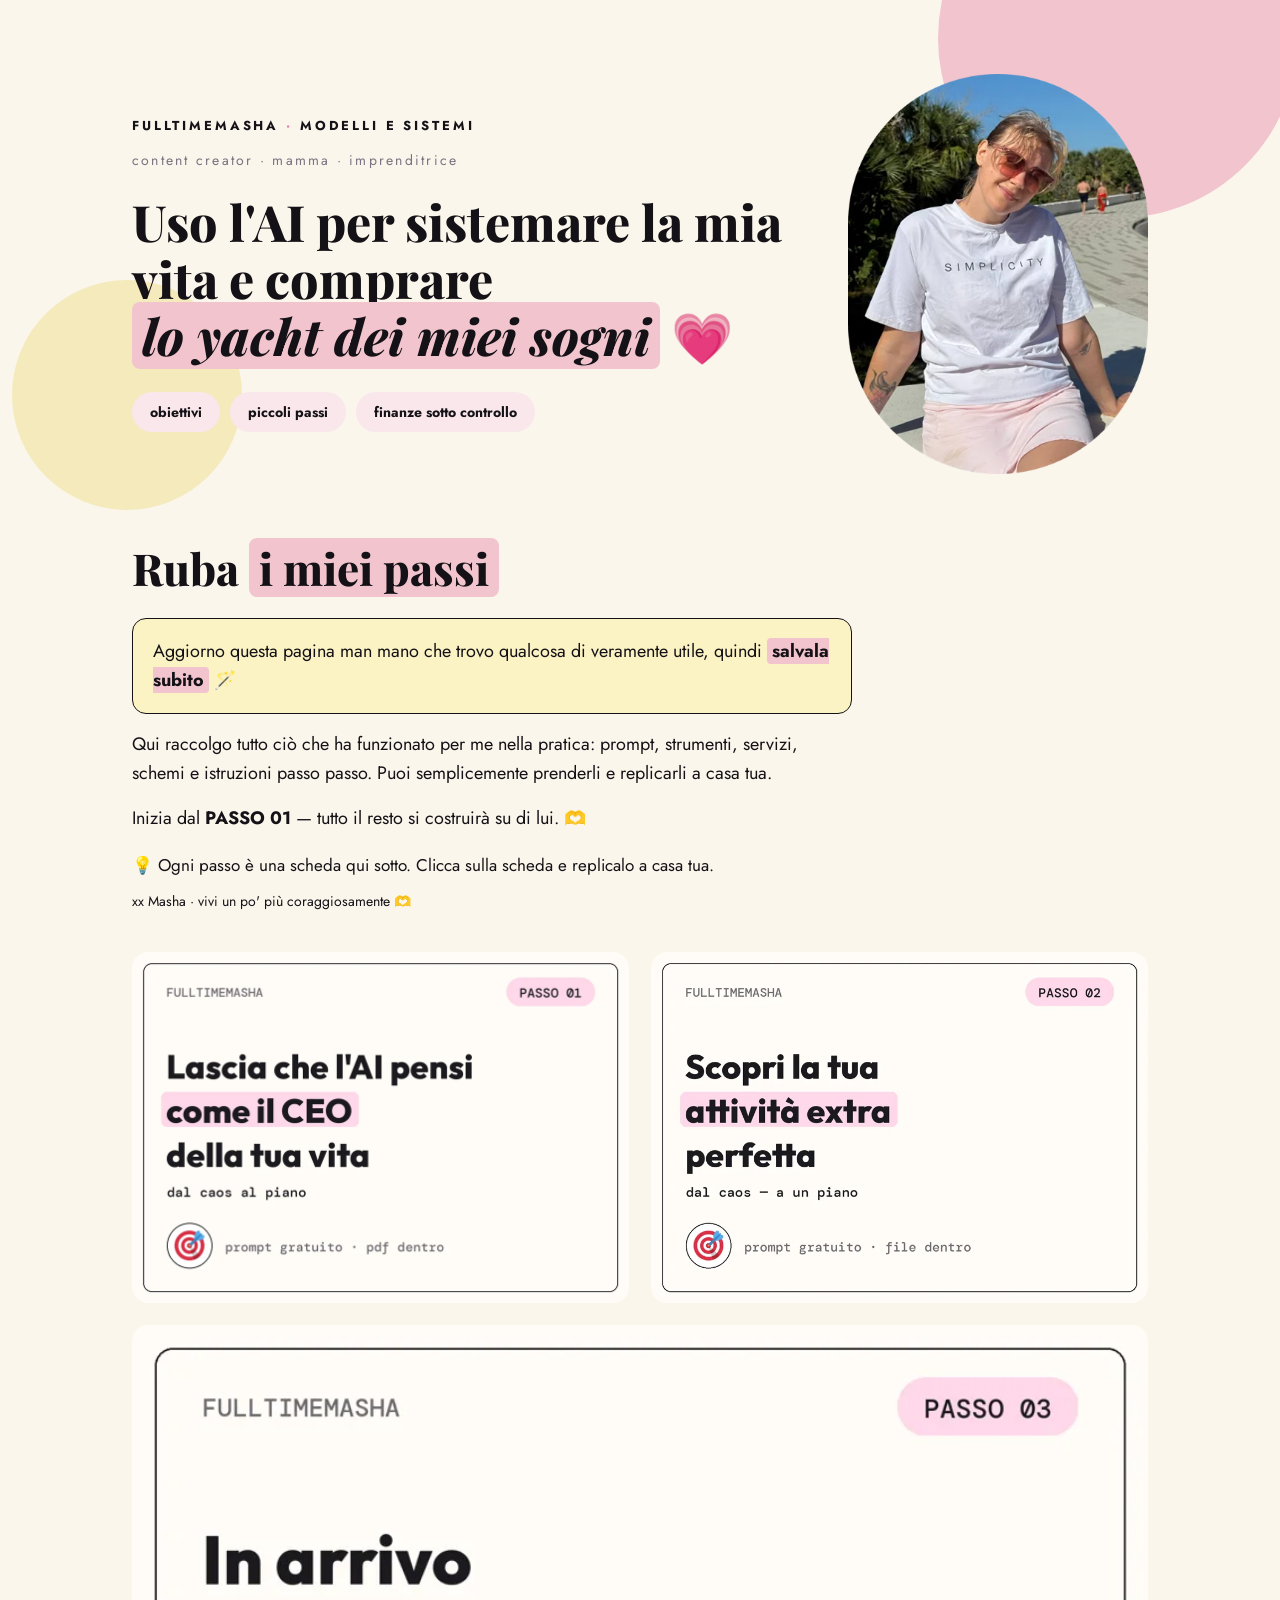
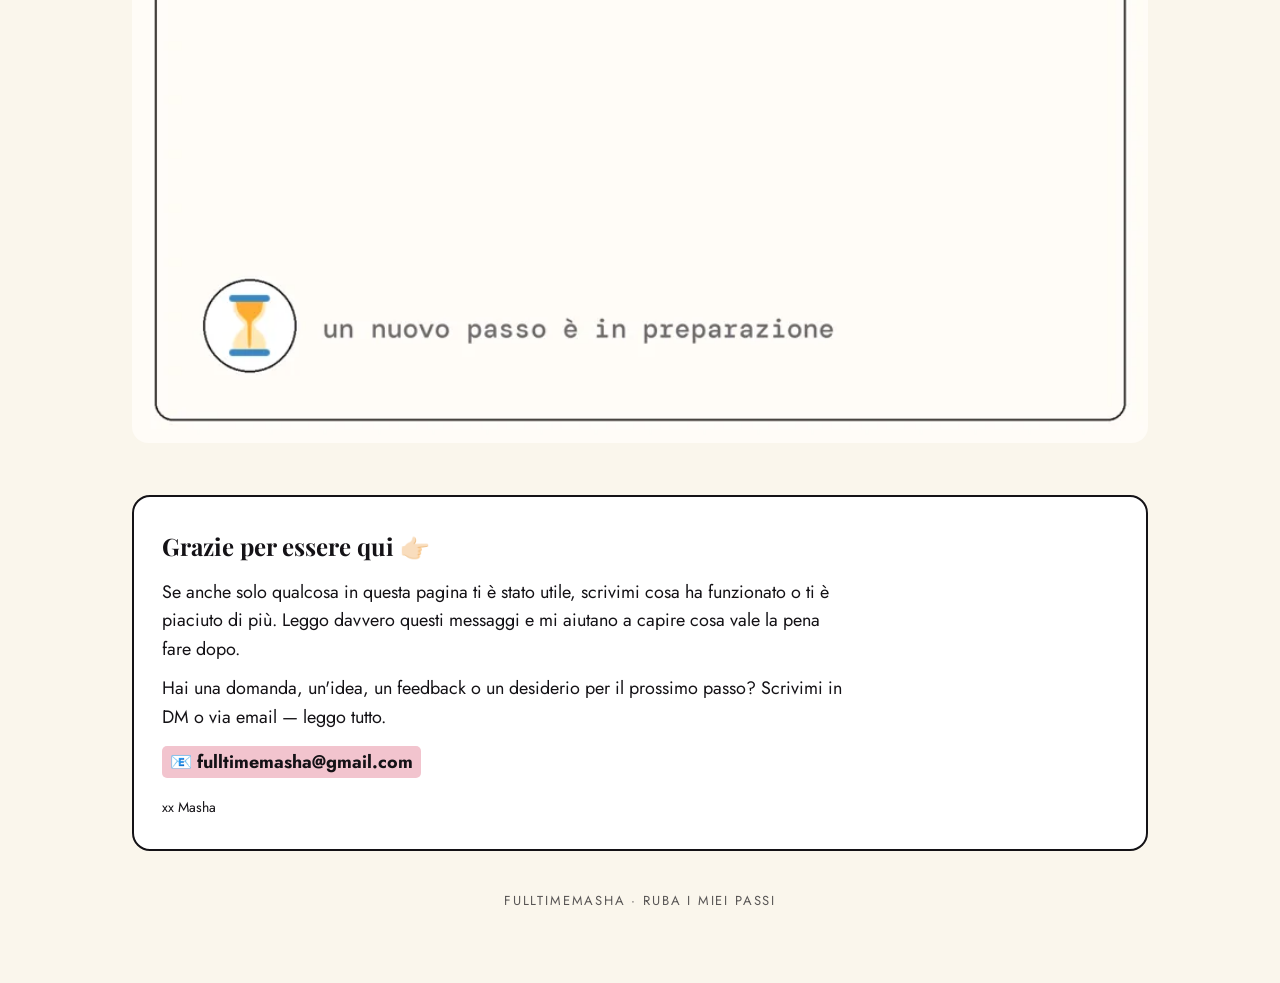
<file: passi/index.html>
<!DOCTYPE html>
<html lang="it">
<head>
<meta charset="UTF-8">
<meta name="viewport" content="width=device-width, initial-scale=1.0">
<title>Ruba i miei passi — Fulltime Masha</title>
<link rel="preconnect" href="https://fonts.googleapis.com">
<link rel="preconnect" href="https://fonts.gstatic.com" crossorigin>
<link href="https://fonts.googleapis.com/css2?family=Playfair+Display:ital,wght@0,500;0,600;0,700;0,800;1,500;1,600&family=Jost:ital,wght@0,300;0,400;0,500;0,600;1,400&display=swap" rel="stylesheet">
<style>
  :root{
    --paper:#FAF6EC; --ink:#141216; --blush:#F2C4CE; --pop:#C4768A;
    --soft:#F9E7EB; --butter:#FBF3C4; --butter-deep:#F5EABC; --muted:#7A7280;
  }
  *{margin:0;padding:0;box-sizing:border-box;}
  body{background:var(--paper);color:var(--ink);font-family:'Jost',sans-serif;font-size:18px;line-height:1.6;}
  .page{overflow:hidden;position:relative;}
  .wrap{max-width:1060px;margin:0 auto;padding:48px 22px 72px;position:relative;}
  .hero{position:relative;padding:26px 0 6px;}
  .blob{position:absolute;border-radius:50%;z-index:0;}
  .blob-pink{width:360px;height:360px;background:var(--blush);top:-190px;right:-150px;}
  .blob-butter{width:230px;height:230px;background:var(--butter-deep);bottom:-30px;left:-120px;}
  .hero-flex{display:flex;flex-wrap:wrap;gap:40px;align-items:center;position:relative;z-index:1;}
  .hero-text{flex:1 1 460px;}
  .hero-photo{flex:0 0 300px;}
  .hero-photo img{width:100%;display:block;}
  .kicker{font-family:'Jost',sans-serif;font-weight:700;font-size:13px;letter-spacing:.22em;text-transform:uppercase;}
  .kicker .dot{color:#E77CA8;}
  .sub{font-family:'Jost',sans-serif;font-size:14px;letter-spacing:.16em;color:var(--muted);margin-top:12px;}
  .hero-title{font-family:'Playfair Display',serif;font-weight:800;font-size:clamp(29px,4.6vw,50px);line-height:1.14;margin-top:22px;}
  .hl{background:var(--blush);padding:0 10px;border-radius:8px;box-decoration-break:clone;-webkit-box-decoration-break:clone;white-space:nowrap;}
  .tags{margin-top:28px;display:flex;gap:10px;flex-wrap:wrap;}
  .tag-pill{background:var(--soft);border-radius:999px;padding:9px 18px;font-family:'Jost',sans-serif;font-size:14px;font-weight:700;}
  .sec-title{font-family:'Playfair Display',serif;font-weight:800;font-size:clamp(30px,5vw,44px);line-height:1.1;margin-top:64px;position:relative;z-index:1;}
  .sec-title .hl2{background:var(--blush);padding:0 10px;border-radius:8px;box-decoration-break:clone;-webkit-box-decoration-break:clone;}
  .intro{max-width:720px;margin-top:26px;position:relative;z-index:1;}
  .intro .save{background:var(--butter);border:1.5px solid var(--ink);border-radius:14px;padding:18px 20px;}
  .intro .save b{background:var(--blush);padding:0 5px;border-radius:4px;}
  .intro p{margin-top:16px;}
  .howto{margin-top:20px;font-size:17px;position:relative;z-index:1;}
  .howto .sig{font-family:'Jost',sans-serif;font-size:14px;margin-top:10px;}
  .cards-img{display:flex;flex-wrap:wrap;gap:22px;margin-top:40px;position:relative;z-index:1;}
  .cards-img .pic{flex:1 1 400px;display:block;}
  .cards-img img{width:100%;height:auto;display:block;border-radius:16px;}
  a.pic img{transition:transform .15s ease;}
  a.pic:hover img{transform:translateY(-3px);}
  .thanks{margin-top:52px;border:2px solid var(--ink);border-radius:18px;background:#fff;padding:30px 28px;position:relative;z-index:1;}
  .thanks h3{font-family:'Playfair Display',serif;font-weight:700;font-size:24px;margin-bottom:12px;}
  .thanks p{max-width:680px;}
  .thanks .mail{display:inline-block;margin-top:14px;font-family:'Jost',sans-serif;font-weight:700;color:var(--ink);background:var(--blush);padding:2px 8px;border-radius:5px;text-decoration:none;}
  .thanks .sign{margin-top:18px;font-family:'Jost',sans-serif;font-size:14px;}
  footer{margin-top:40px;text-align:center;font-family:'Jost',sans-serif;font-size:13px;letter-spacing:.14em;text-transform:uppercase;opacity:.7;position:relative;z-index:1;}
  @media (max-width:720px){
    .wrap{padding:36px 16px 56px;}
    .hero-photo{flex:1 1 100%;text-align:center;}
    .hero-photo img{width:225px;margin:0 auto;}
    .kicker{letter-spacing:.13em;font-size:12px;}
    .sub{letter-spacing:.1em;font-size:12px;}
    .cards-img .pic{flex-basis:100%;}
    .hl{white-space:normal;}
  }
.hl{font-style:italic;}
</style>
</head>
<body>
<div class="page">
<div class="wrap">

  <div class="hero">
    <div class="blob blob-pink"></div>
    <div class="blob blob-butter"></div>
    <div class="hero-flex">
      <div class="hero-text">
        <div class="kicker">FulltimeMasha <span class="dot">·</span> modelli e sistemi</div>
        <div class="sub">content creator · mamma · imprenditrice</div>
        <div class="hero-title">Uso l'AI per sistemare la mia vita e comprare <span style="white-space:nowrap;"><span class="hl">lo yacht dei miei sogni</span> 💗</span></div>
        <div class="tags">
          <span class="tag-pill">obiettivi</span>
          <span class="tag-pill">piccoli passi</span>
          <span class="tag-pill">finanze sotto controllo</span>
        </div>
      </div>
      <div class="hero-photo"><img src="[data-uri]" alt="Masha Rudnik"></div>
    </div>
  </div>

  <div class="sec-title">Ruba <span class="hl2">i miei passi</span></div>

  <div class="intro">
    <div class="save">Aggiorno questa pagina man mano che trovo qualcosa di veramente utile, quindi <b>salvala subito</b> 🪄</div>
    <p>Qui raccolgo tutto ciò che ha funzionato per me nella pratica: prompt, strumenti, servizi, schemi e istruzioni passo passo. Puoi semplicemente prenderli e replicarli a casa tua.</p>
    <p>Inizia dal <b>PASSO 01</b> — tutto il resto si costruirà su di lui. 🫶</p>
  </div>

  <div class="howto">
    💡 Ogni passo è una scheda qui sotto. Clicca sulla scheda e replicalo a casa tua.
    <div class="sig">xx Masha · vivi un po' più coraggiosamente 🫶</div>
  </div>

  <div class="cards-img">
    <a class="pic" href="/passo1"><img src="[data-uri]" alt="PASSO 01 — Lascia che l'AI (Claude) pensi come il CEO della tua vita"></a>
    <a class="pic" href="/passo2" target="_blank" rel="noopener"><img src="[data-uri]" alt="PASSO 02 — Scopri la tua attività extra perfetta"></a>
    <div class="pic"><img src="[data-uri]" alt="PASSO 03 — In arrivo"></div>
  </div>

  <div class="thanks">
    <h3>Grazie per essere qui 👉🏻</h3>
    <p>Se anche solo qualcosa in questa pagina ti è stato utile, scrivimi cosa ha funzionato o ti è piaciuto di più. Leggo davvero questi messaggi e mi aiutano a capire cosa vale la pena fare dopo.</p>
    <p style="margin-top:10px;">Hai una domanda, un'idea, un feedback o un desiderio per il prossimo passo? Scrivimi in DM o via email — leggo tutto.</p>
    <a class="mail" href="mailto:fulltimemasha@gmail.com">📧 fulltimemasha@gmail.com</a>
    <div class="sign">xx Masha</div>
  </div>

  <footer>FulltimeMasha · ruba i miei passi</footer>

</div>
</div>
</body>
</html>
</file>
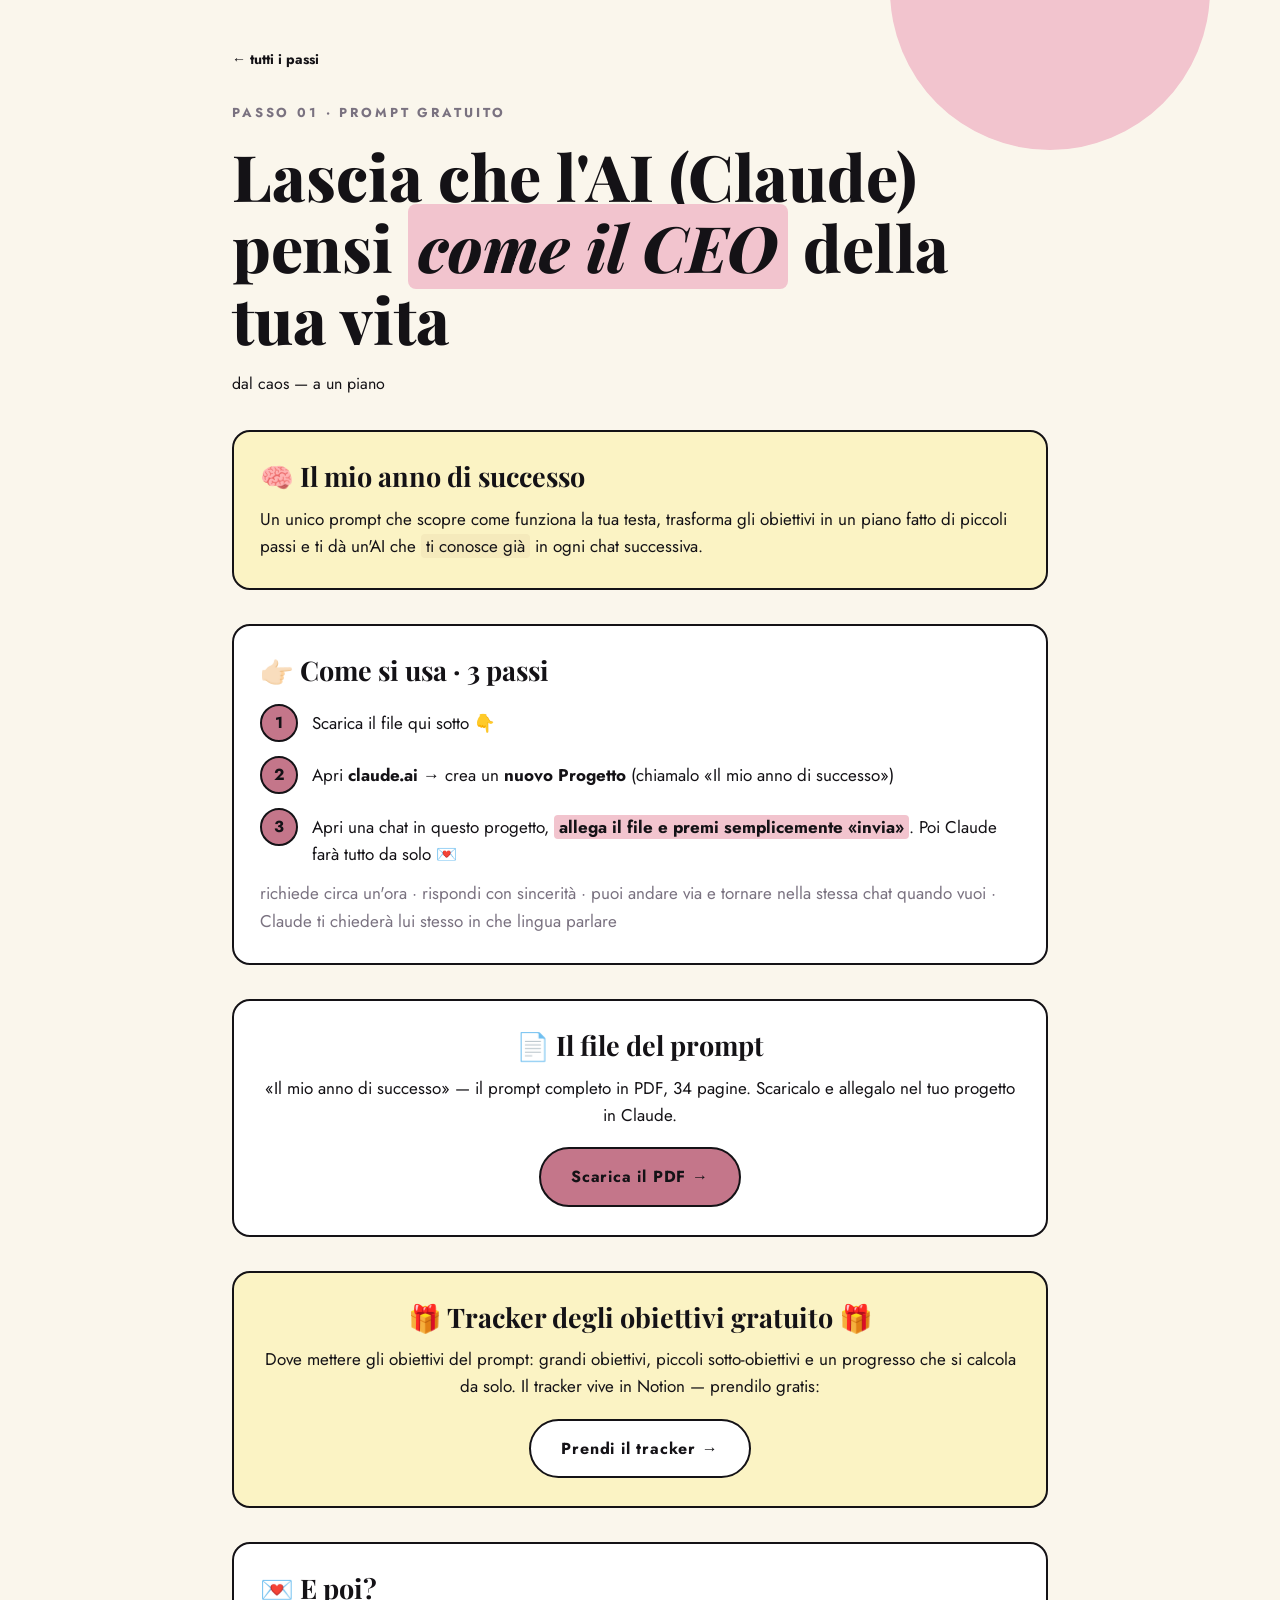
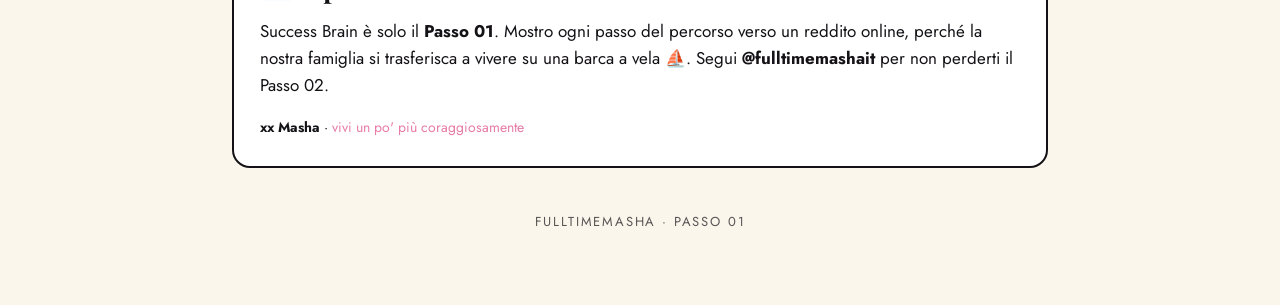
<file: passo1/index.html>
<!DOCTYPE html>
<html lang="it">
<head>
<meta charset="UTF-8">
<meta name="viewport" content="width=device-width, initial-scale=1.0">
<title>PASSO 01 · Lascia che l'AI pensi come il CEO della tua vita — Fulltime Masha</title>
<link rel="preconnect" href="https://fonts.googleapis.com">
<link rel="preconnect" href="https://fonts.gstatic.com" crossorigin>
<link href="https://fonts.googleapis.com/css2?family=Playfair+Display:ital,wght@0,500;0,600;0,700;0,800;1,500;1,600&family=Jost:ital,wght@0,300;0,400;0,500;0,600;1,400&display=swap" rel="stylesheet">
<style>
  :root{
    --paper:#FAF6EC; --ink:#141216; --blush:#F2C4CE; --pop:#C4768A;
    --soft:#F9E7EB; --butter:#FBF3C4; --butter-deep:#F5EABC; --muted:#7A7280;
  }
  *{margin:0;padding:0;box-sizing:border-box;}
  body{background:var(--paper);color:var(--ink);font-family:'Jost',sans-serif;font-size:18px;line-height:1.6;}
  .page{overflow:hidden;position:relative;}
  .wrap{max-width:860px;margin:0 auto;padding:44px 22px 72px;position:relative;}
  .blob{position:absolute;border-radius:50%;z-index:0;}
  .blob-pink{width:320px;height:320px;background:var(--blush);top:-170px;right:-140px;}
  .backlink{position:relative;z-index:1;font-family:'Jost',sans-serif;font-size:14px;font-weight:700;color:var(--ink);text-decoration:none;}
  .backlink:hover{text-decoration:underline;}
  .kicker{position:relative;z-index:1;font-family:'Jost',sans-serif;font-weight:700;font-size:13px;letter-spacing:.22em;text-transform:uppercase;color:var(--muted);margin-top:30px;}
  h1{position:relative;z-index:1;font-family:'Playfair Display',serif;font-weight:800;font-size:clamp(40px,6vw,64px);line-height:1.12;margin-top:16px;}
  .hl{background:var(--blush);padding:0 10px;border-radius:8px;box-decoration-break:clone;-webkit-box-decoration-break:clone;}
  .tagline{position:relative;z-index:1;font-family:'Jost',sans-serif;font-size:16px;margin-top:16px;}
  .box{position:relative;z-index:1;border:2px solid var(--ink);border-radius:18px;padding:28px 26px;margin-top:34px;background:#fff;}
  .box.butter{background:var(--butter);}
  .box h2{font-family:'Playfair Display',serif;font-weight:700;font-size:clamp(21px,3.4vw,27px);line-height:1.25;}
  .box p{margin-top:12px;font-size:17px;}
  .box .mark{background:var(--butter-deep);padding:0 5px;border-radius:4px;}
  .box .mark-pink{background:var(--blush);padding:0 5px;border-radius:4px;}
  .steps{margin-top:16px;display:flex;flex-direction:column;gap:14px;}
  .step{display:flex;gap:14px;align-items:flex-start;}
  .num{flex:0 0 auto;width:38px;height:38px;border-radius:50%;background:var(--pop);border:2px solid var(--ink);font-family:'Jost',sans-serif;font-weight:700;font-size:16px;display:flex;align-items:center;justify-content:center;}
  .step p{margin:0;padding-top:6px;}
  .note{margin-top:16px;color:var(--muted);font-size:15px;}
  .btn{display:inline-block;font-family:'Jost',sans-serif;font-weight:700;font-size:16px;letter-spacing:.05em;text-decoration:none;color:var(--ink);background:var(--pop);border:2px solid var(--ink);border-radius:999px;padding:15px 30px;transition:transform .12s ease, background .12s ease;}
  .btn:hover{background:var(--blush);transform:translateY(-2px);}
  .btn.ghost{background:#fff;}
  .dl{text-align:center;}
  .dl .btn{margin-top:18px;}
  .gift{text-align:center;}
  .gift .btn{margin-top:18px;}
  .sign{font-family:'Jost',sans-serif;font-size:14px;margin-top:16px;}
  .sign .pink{color:#E77CA8;}
  footer{position:relative;z-index:1;margin-top:44px;text-align:center;font-family:'Jost',sans-serif;font-size:13px;letter-spacing:.14em;text-transform:uppercase;opacity:.7;}
  @media (max-width:720px){
    .wrap{padding:34px 16px 56px;}
    .hl{white-space:normal;}
  }
.hl{font-style:italic;}
</style>
</head>
<body>
<div class="page">
<div class="wrap">
  <div class="blob blob-pink"></div>

  <a class="backlink" href="/passi">← tutti i passi</a>

  <div class="kicker">PASSO 01 · prompt gratuito</div>
  <h1>Lascia che l'AI (Claude) pensi <span class="hl">come il CEO</span> della tua vita</h1>
  <div class="tagline">dal caos — a un piano</div>

  <div class="box butter">
    <h2>🧠 Il mio anno di successo</h2>
    <p>Un unico prompt che scopre come funziona la tua testa, trasforma gli obiettivi in un piano fatto di piccoli passi e ti dà un'AI che <span class="mark">ti conosce già</span> in ogni chat successiva.</p>
  </div>

  <div class="box">
    <h2>👉🏻 Come si usa · 3 passi</h2>
    <div class="steps">
      <div class="step"><div class="num">1</div><p>Scarica il file qui sotto 👇</p></div>
      <div class="step"><div class="num">2</div><p>Apri <b>claude.ai</b> → crea un <b>nuovo Progetto</b> (chiamalo «Il mio anno di successo»)</p></div>
      <div class="step"><div class="num">3</div><p>Apri una chat in questo progetto, <b><span class="mark-pink">allega il file e premi semplicemente «invia»</span></b>. Poi Claude farà tutto da solo 💌</p></div>
    </div>
    <p class="note">richiede circa un'ora · rispondi con sincerità · puoi andare via e tornare nella stessa chat quando vuoi · Claude ti chiederà lui stesso in che lingua parlare</p>
  </div>

  <div class="box dl">
    <h2>📄 Il file del prompt</h2>
    <p>«Il mio anno di successo» — il prompt completo in PDF, 34 pagine. Scaricalo e allegalo nel tuo progetto in Claude.</p>
    <a class="btn" href="https://www.dropbox.com/scl/fi/u9v0evsc2of7n1d3m0jhd/Il_Mio_Anno_Di_Successo_Prompt_IT.pdf?rlkey=hi229ypn74q93oj5t2mqhuj37&st=pzkk00ug&dl=1" target="_blank" rel="noopener">Scarica il PDF →</a>
  </div>

  <div class="box butter gift">
    <h2>🎁 Tracker degli obiettivi gratuito 🎁</h2>
    <p>Dove mettere gli obiettivi del prompt: grandi obiettivi, piccoli sotto-obiettivi e un progresso che si calcola da solo. Il tracker vive in Notion — prendilo gratis:</p>
    <a class="btn ghost" href="https://the-success-brain.notion.site/Tracker-Obiettivi-SMART-400c7f35440f8138a500cf1f27580673" target="_blank" rel="noopener">Prendi il tracker →</a>
  </div>

  <div class="box">
    <h2>💌 E poi?</h2>
    <p>Success Brain è solo il <b>Passo 01</b>. Mostro ogni passo del percorso verso un reddito online, perché la nostra famiglia si trasferisca a vivere su una barca a vela ⛵. Segui <b>@fulltimemashait</b> per non perderti il Passo 02.</p>
    <div class="sign"><b>xx Masha</b> · <span class="pink">vivi un po' più coraggiosamente</span></div>
  </div>

  <footer>FulltimeMasha · passo 01</footer>

</div>
</div>
</body>
</html>
</file>
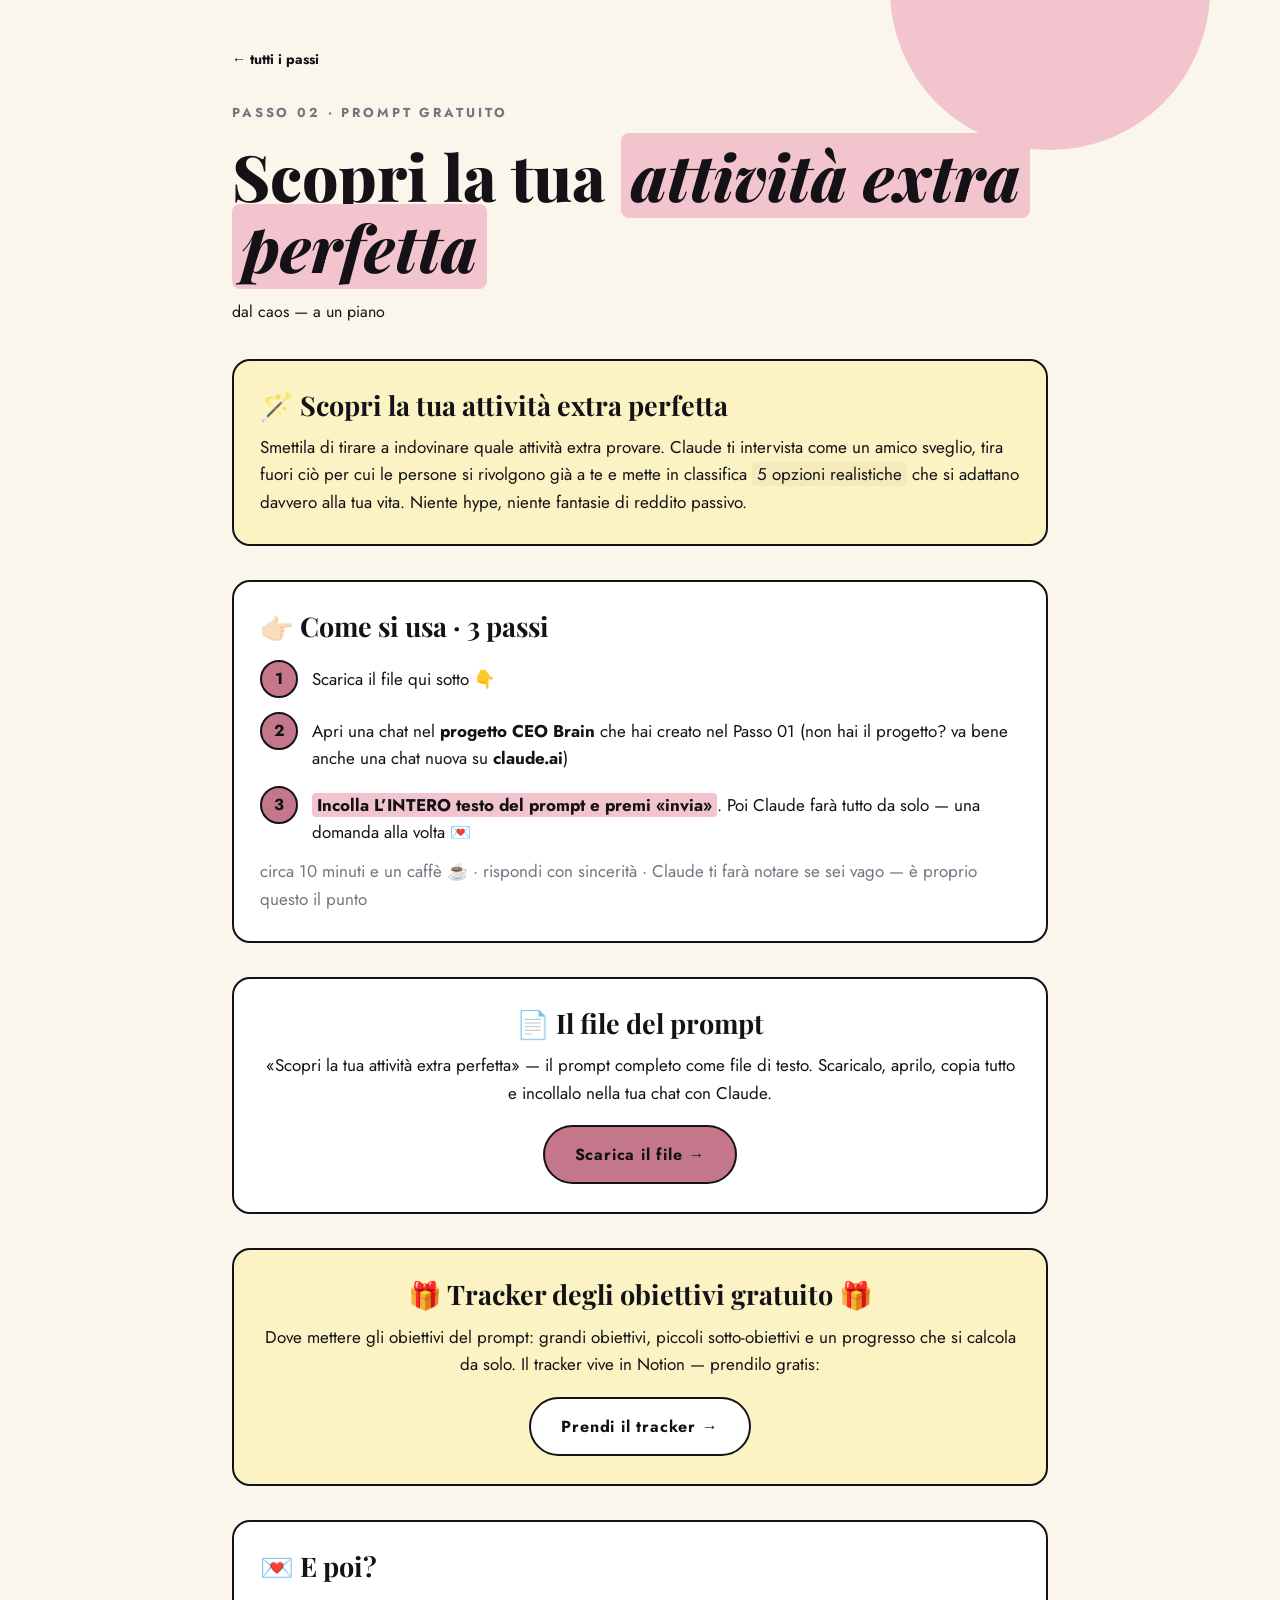
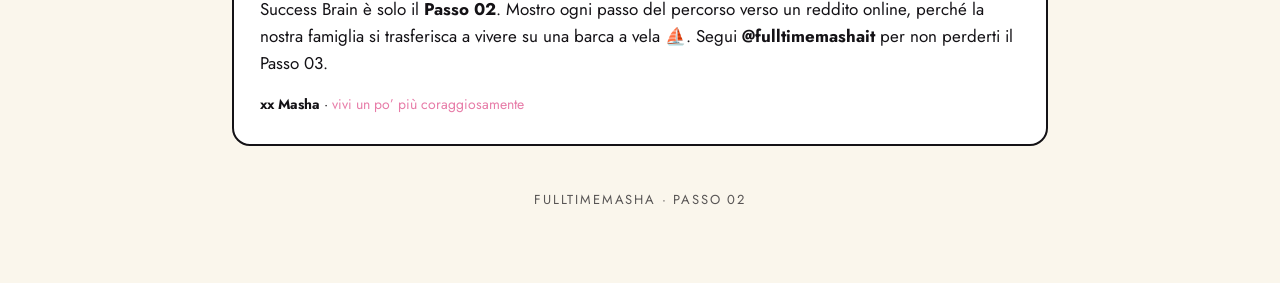
<file: passo2/index.html>
<!DOCTYPE html>
<html lang="it">
<head>
<meta charset="UTF-8">
<meta name="viewport" content="width=device-width, initial-scale=1.0">
<title>PASSO 02 · Scopri la tua attività extra perfetta — Fulltime Masha</title>
<link rel="preconnect" href="https://fonts.googleapis.com">
<link rel="preconnect" href="https://fonts.gstatic.com" crossorigin>
<link href="https://fonts.googleapis.com/css2?family=Playfair+Display:ital,wght@0,500;0,600;0,700;0,800;1,500;1,600&family=Jost:ital,wght@0,300;0,400;0,500;0,600;1,400&display=swap" rel="stylesheet">
<style>
  :root{
    --paper:#FAF6EC; --ink:#141216; --blush:#F2C4CE; --pop:#C4768A;
    --soft:#F9E7EB; --butter:#FBF3C4; --butter-deep:#F5EABC; --muted:#7A7280;
  }
  *{margin:0;padding:0;box-sizing:border-box;}
  body{background:var(--paper);color:var(--ink);font-family:'Jost',sans-serif;font-size:18px;line-height:1.6;}
  .page{overflow:hidden;position:relative;}
  .wrap{max-width:860px;margin:0 auto;padding:44px 22px 72px;position:relative;}
  .blob{position:absolute;border-radius:50%;z-index:0;}
  .blob-pink{width:320px;height:320px;background:var(--blush);top:-170px;right:-140px;}
  .backlink{position:relative;z-index:1;font-family:'Jost',sans-serif;font-size:14px;font-weight:700;color:var(--ink);text-decoration:none;}
  .backlink:hover{text-decoration:underline;}
  .kicker{position:relative;z-index:1;font-family:'Jost',sans-serif;font-weight:700;font-size:13px;letter-spacing:.22em;text-transform:uppercase;color:var(--muted);margin-top:30px;}
  h1{position:relative;z-index:1;font-family:'Playfair Display',serif;font-weight:800;font-size:clamp(40px,6vw,64px);line-height:1.12;margin-top:16px;}
  .hl{background:var(--blush);padding:0 10px;border-radius:8px;box-decoration-break:clone;-webkit-box-decoration-break:clone;}
  .tagline{position:relative;z-index:1;font-family:'Jost',sans-serif;font-size:16px;margin-top:16px;}
  .box{position:relative;z-index:1;border:2px solid var(--ink);border-radius:18px;padding:28px 26px;margin-top:34px;background:#fff;}
  .box.butter{background:var(--butter);}
  .box h2{font-family:'Playfair Display',serif;font-weight:700;font-size:clamp(21px,3.4vw,27px);line-height:1.25;}
  .box p{margin-top:12px;font-size:17px;}
  .box .mark{background:var(--butter-deep);padding:0 5px;border-radius:4px;}
  .box .mark-pink{background:var(--blush);padding:0 5px;border-radius:4px;}
  .steps{margin-top:16px;display:flex;flex-direction:column;gap:14px;}
  .step{display:flex;gap:14px;align-items:flex-start;}
  .num{flex:0 0 auto;width:38px;height:38px;border-radius:50%;background:var(--pop);border:2px solid var(--ink);font-family:'Jost',sans-serif;font-weight:700;font-size:16px;display:flex;align-items:center;justify-content:center;}
  .step p{margin:0;padding-top:6px;}
  .note{margin-top:16px;color:var(--muted);font-size:15px;}
  .btn{display:inline-block;font-family:'Jost',sans-serif;font-weight:700;font-size:16px;letter-spacing:.05em;text-decoration:none;color:var(--ink);background:var(--pop);border:2px solid var(--ink);border-radius:999px;padding:15px 30px;transition:transform .12s ease, background .12s ease;}
  .btn:hover{background:var(--blush);transform:translateY(-2px);}
  .btn.ghost{background:#fff;}
  .dl{text-align:center;}
  .dl .btn{margin-top:18px;}
  .gift{text-align:center;}
  .gift .btn{margin-top:18px;}
  .sign{font-family:'Jost',sans-serif;font-size:14px;margin-top:16px;}
  .sign .pink{color:#E77CA8;}
  footer{position:relative;z-index:1;margin-top:44px;text-align:center;font-family:'Jost',sans-serif;font-size:13px;letter-spacing:.14em;text-transform:uppercase;opacity:.7;}
  @media (max-width:720px){
    .wrap{padding:34px 16px 56px;}
    .hl{white-space:normal;}
  }
.hl{font-style:italic;}
</style>
</head>
<body>
<div class="page">
<div class="wrap">
  <div class="blob blob-pink"></div>

  <a class="backlink" href="/passi">← tutti i passi</a>

  <div class="kicker">PASSO 02 · prompt gratuito</div>
  <h1>Scopri la tua <span class="hl">attività extra perfetta</span></h1>
  <div class="tagline">dal caos — a un piano</div>

  <div class="box butter">
    <h2>🪄 Scopri la tua attività extra perfetta</h2>
    <p>Smettila di tirare a indovinare quale attività extra provare. Claude ti intervista come un amico sveglio, tira fuori ciò per cui le persone si rivolgono già a te e mette in classifica <span class="mark">5 opzioni realistiche</span> che si adattano davvero alla tua vita. Niente hype, niente fantasie di reddito passivo.</p>
  </div>

  <div class="box">
    <h2>👉🏻 Come si usa · 3 passi</h2>
    <div class="steps">
      <div class="step"><div class="num">1</div><p>Scarica il file qui sotto 👇</p></div>
      <div class="step"><div class="num">2</div><p>Apri una chat nel <b>progetto CEO Brain</b> che hai creato nel Passo 01 (non hai il progetto? va bene anche una chat nuova su <b>claude.ai</b>)</p></div>
      <div class="step"><div class="num">3</div><p><b><span class="mark-pink">Incolla L’INTERO testo del prompt e premi «invia»</span></b>. Poi Claude farà tutto da solo — una domanda alla volta 💌</p></div>
    </div>
    <p class="note">circa 10 minuti e un caffè ☕ · rispondi con sincerità · Claude ti farà notare se sei vago — è proprio questo il punto</p>
  </div>

  <div class="box dl">
    <h2>📄 Il file del prompt</h2>
    <p>«Scopri la tua attività extra perfetta» — il prompt completo come file di testo. Scaricalo, aprilo, copia tutto e incollalo nella tua chat con Claude.</p>
    <a class="btn" href="https://www.dropbox.com/scl/fi/ft92aig7mcsotxw7o2pb4/Prompt-PASSO-02-Scopri-la-tua-attivit-extra-perfetta-IT.txt?rlkey=z7fhj3t7ptj54g9toiq3ka7ia&st=o80zl9j8&dl=1" target="_blank" rel="noopener">Scarica il file →</a>
  </div>

  <div class="box butter gift">
    <h2>🎁 Tracker degli obiettivi gratuito 🎁</h2>
    <p>Dove mettere gli obiettivi del prompt: grandi obiettivi, piccoli sotto-obiettivi e un progresso che si calcola da solo. Il tracker vive in Notion — prendilo gratis:</p>
    <a class="btn ghost" href="https://the-success-brain.notion.site/Tracker-Obiettivi-SMART-400c7f35440f8138a500cf1f27580673" target="_blank" rel="noopener">Prendi il tracker →</a>
  </div>

  <div class="box">
    <h2>💌 E poi?</h2>
    <p>Success Brain è solo il <b>Passo 02</b>. Mostro ogni passo del percorso verso un reddito online, perché la nostra famiglia si trasferisca a vivere su una barca a vela ⛵. Segui <b>@fulltimemashait</b> per non perderti il Passo 03.</p>
    <div class="sign"><b>xx Masha</b> · <span class="pink">vivi un po’ più coraggiosamente</span></div>
  </div>

  <footer>FulltimeMasha · passo 02</footer>

</div>
</div>
</body>
</html>
</file>
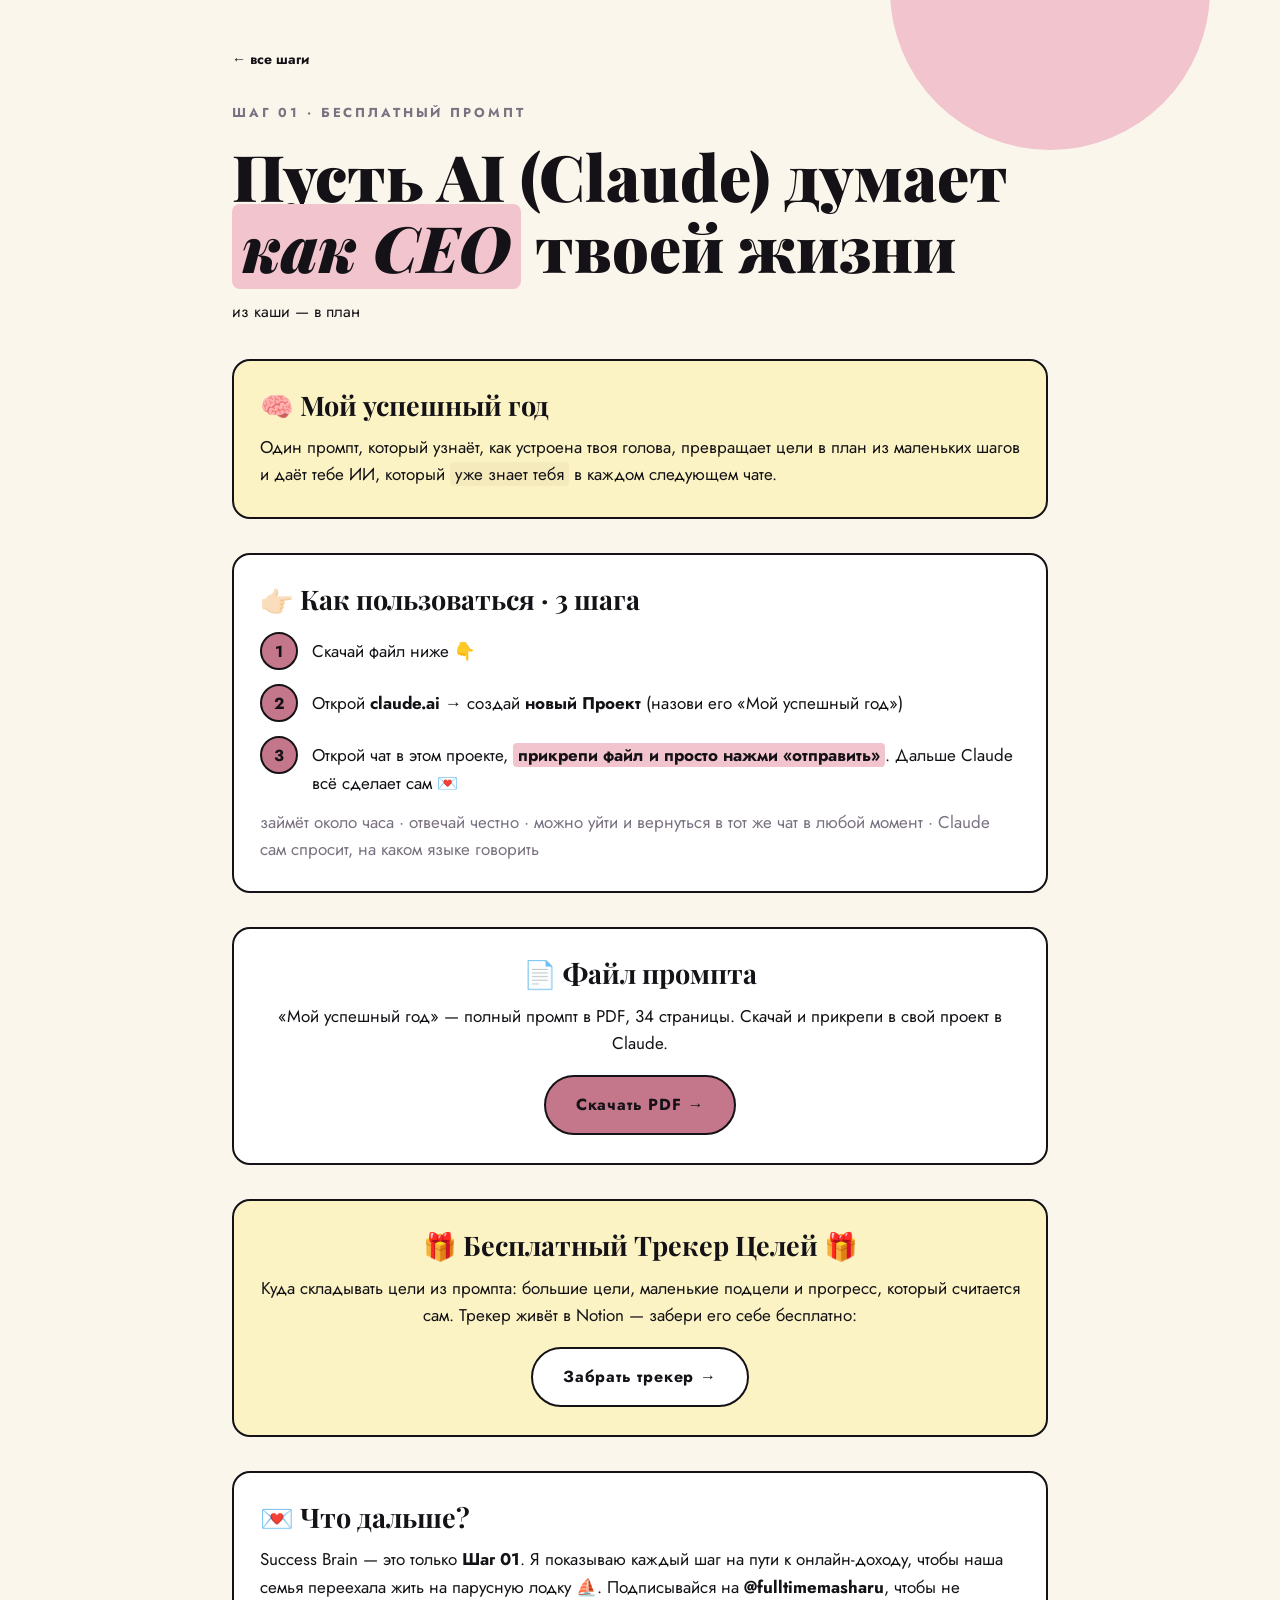
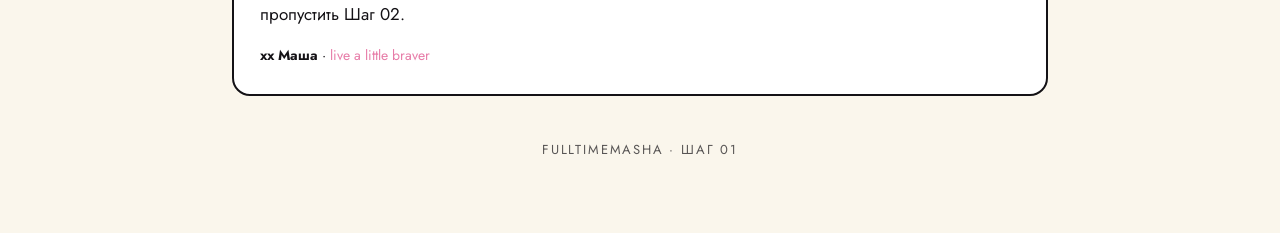
<file: shag1/index.html>
<!DOCTYPE html>
<html lang="ru">
<head>
<meta charset="UTF-8">
<meta name="viewport" content="width=device-width, initial-scale=1.0">
<title>ШАГ 01 · Пусть AI думает как CEO твоей жизни — Fulltime Masha</title>
<link rel="preconnect" href="https://fonts.googleapis.com">
<link rel="preconnect" href="https://fonts.gstatic.com" crossorigin>
<link href="https://fonts.googleapis.com/css2?family=Playfair+Display:ital,wght@0,500;0,600;0,700;0,800;1,500;1,600&family=Jost:ital,wght@0,300;0,400;0,500;0,600;1,400&display=swap" rel="stylesheet">
<style>
  :root{
    --paper:#FAF6EC; --ink:#141216; --blush:#F2C4CE; --pop:#C4768A;
    --soft:#F9E7EB; --butter:#FBF3C4; --butter-deep:#F5EABC; --muted:#7A7280;
  }
  *{margin:0;padding:0;box-sizing:border-box;}
  body{background:var(--paper);color:var(--ink);font-family:'Jost',sans-serif;font-size:18px;line-height:1.6;}
  .page{overflow:hidden;position:relative;}
  .wrap{max-width:860px;margin:0 auto;padding:44px 22px 72px;position:relative;}
  .blob{position:absolute;border-radius:50%;z-index:0;}
  .blob-pink{width:320px;height:320px;background:var(--blush);top:-170px;right:-140px;}
  .backlink{position:relative;z-index:1;font-family:'Jost',sans-serif;font-size:14px;font-weight:700;color:var(--ink);text-decoration:none;}
  .backlink:hover{text-decoration:underline;}
  .kicker{position:relative;z-index:1;font-family:'Jost',sans-serif;font-weight:700;font-size:13px;letter-spacing:.22em;text-transform:uppercase;color:var(--muted);margin-top:30px;}
  h1{position:relative;z-index:1;font-family:'Playfair Display',serif;font-weight:900;font-size:clamp(40px,6vw,64px);line-height:1.12;margin-top:16px;}
  .hl{background:var(--blush);padding:0 10px;border-radius:8px;box-decoration-break:clone;-webkit-box-decoration-break:clone;}
  .tagline{position:relative;z-index:1;font-family:'Jost',sans-serif;font-size:16px;margin-top:16px;}
  .box{position:relative;z-index:1;border:2px solid var(--ink);border-radius:18px;padding:28px 26px;margin-top:34px;background:#fff;}
  .box.butter{background:var(--butter);}
  .box h2{font-family:'Playfair Display',serif;font-weight:700;font-size:clamp(21px,3.4vw,27px);line-height:1.25;}
  .box p{margin-top:12px;font-size:17px;}
  .box .mark{background:var(--butter-deep);padding:0 5px;border-radius:4px;}
  .box .mark-pink{background:var(--blush);padding:0 5px;border-radius:4px;}
  .steps{margin-top:16px;display:flex;flex-direction:column;gap:14px;}
  .step{display:flex;gap:14px;align-items:flex-start;}
  .num{flex:0 0 auto;width:38px;height:38px;border-radius:50%;background:var(--pop);border:2px solid var(--ink);font-family:'Jost',sans-serif;font-weight:700;font-size:16px;display:flex;align-items:center;justify-content:center;}
  .step p{margin:0;padding-top:6px;}
  .note{margin-top:16px;color:var(--muted);font-size:15px;}
  .btn{display:inline-block;font-family:'Jost',sans-serif;font-weight:700;font-size:16px;letter-spacing:.05em;text-decoration:none;color:var(--ink);background:var(--pop);border:2px solid var(--ink);border-radius:999px;padding:15px 30px;transition:transform .12s ease, background .12s ease;}
  .btn:hover{background:var(--blush);transform:translateY(-2px);}
  .btn.ghost{background:#fff;}
  .dl{text-align:center;}
  .dl .btn{margin-top:18px;}
  .gift{text-align:center;}
  .gift .btn{margin-top:18px;}
  .sign{font-family:'Jost',sans-serif;font-size:14px;margin-top:16px;}
  .sign .pink{color:#E77CA8;}
  footer{position:relative;z-index:1;margin-top:44px;text-align:center;font-family:'Jost',sans-serif;font-size:13px;letter-spacing:.14em;text-transform:uppercase;opacity:.7;}
  @media (max-width:720px){
    .wrap{padding:34px 16px 56px;}
    .hl{white-space:normal;}
  }
.hl{font-style:italic;}
</style>
</head>
<body>
<div class="page">
<div class="wrap">
  <div class="blob blob-pink"></div>

  <a class="backlink" href="/shagi">← все шаги</a>

  <div class="kicker">ШАГ 01 · бесплатный промпт</div>
  <h1>Пусть AI (Claude) думает <span class="hl">как CEO</span> твоей жизни</h1>
  <div class="tagline">из каши — в план</div>

  <div class="box butter">
    <h2>🧠 Мой успешный год</h2>
    <p>Один промпт, который узнаёт, как устроена твоя голова, превращает цели в план из маленьких шагов и даёт тебе ИИ, который <span class="mark">уже знает тебя</span> в каждом следующем чате.</p>
  </div>

  <div class="box">
    <h2>👉🏻 Как пользоваться · 3 шага</h2>
    <div class="steps">
      <div class="step"><div class="num">1</div><p>Скачай файл ниже 👇</p></div>
      <div class="step"><div class="num">2</div><p>Открой <b>claude.ai</b> → создай <b>новый Проект</b> (назови его «Мой успешный год»)</p></div>
      <div class="step"><div class="num">3</div><p>Открой чат в этом проекте, <b><span class="mark-pink">прикрепи файл и просто нажми «отправить»</span></b>. Дальше Claude всё сделает сам 💌</p></div>
    </div>
    <p class="note">займёт около часа · отвечай честно · можно уйти и вернуться в тот же чат в любой момент · Claude сам спросит, на каком языке говорить</p>
  </div>

  <div class="box dl">
    <h2>📄 Файл промпта</h2>
    <p>«Мой успешный год» — полный промпт в PDF, 34 страницы. Скачай и прикрепи в свой проект в Claude.</p>
    <a class="btn" href="https://www.dropbox.com/scl/fi/42ejoco6ca598mmpqgo0f/Moy_Uspeshny_God_Prompt_RU_v2.pdf?rlkey=m549mzje6mh01bmt111km81x6&st=89eig3ue&dl=1" target="_blank" rel="noopener">Скачать PDF →</a>
  </div>

  <div class="box butter gift">
    <h2>🎁 Бесплатный Трекер Целей 🎁</h2>
    <p>Куда складывать цели из промпта: большие цели, маленькие подцели и прогресс, который считается сам. Трекер живёт в Notion — забери его себе бесплатно:</p>
    <a class="btn ghost" href="https://the-success-brain.notion.site/SMART-3ffc7f35440f80e39efcc6bc7b35c9f0" target="_blank" rel="noopener">Забрать трекер →</a>
  </div>

  <div class="box">
    <h2>💌 Что дальше?</h2>
    <p>Success Brain — это только <b>Шаг 01</b>. Я показываю каждый шаг на пути к онлайн-доходу, чтобы наша семья переехала жить на парусную лодку ⛵. Подписывайся на <b>@fulltimemasharu</b>, чтобы не пропустить Шаг 02.</p>
    <div class="sign"><b>xx Маша</b> · <span class="pink">live a little braver</span></div>
  </div>

  <footer>FulltimeMasha · шаг 01</footer>

</div>
</div>
</body>
</html>
</file>
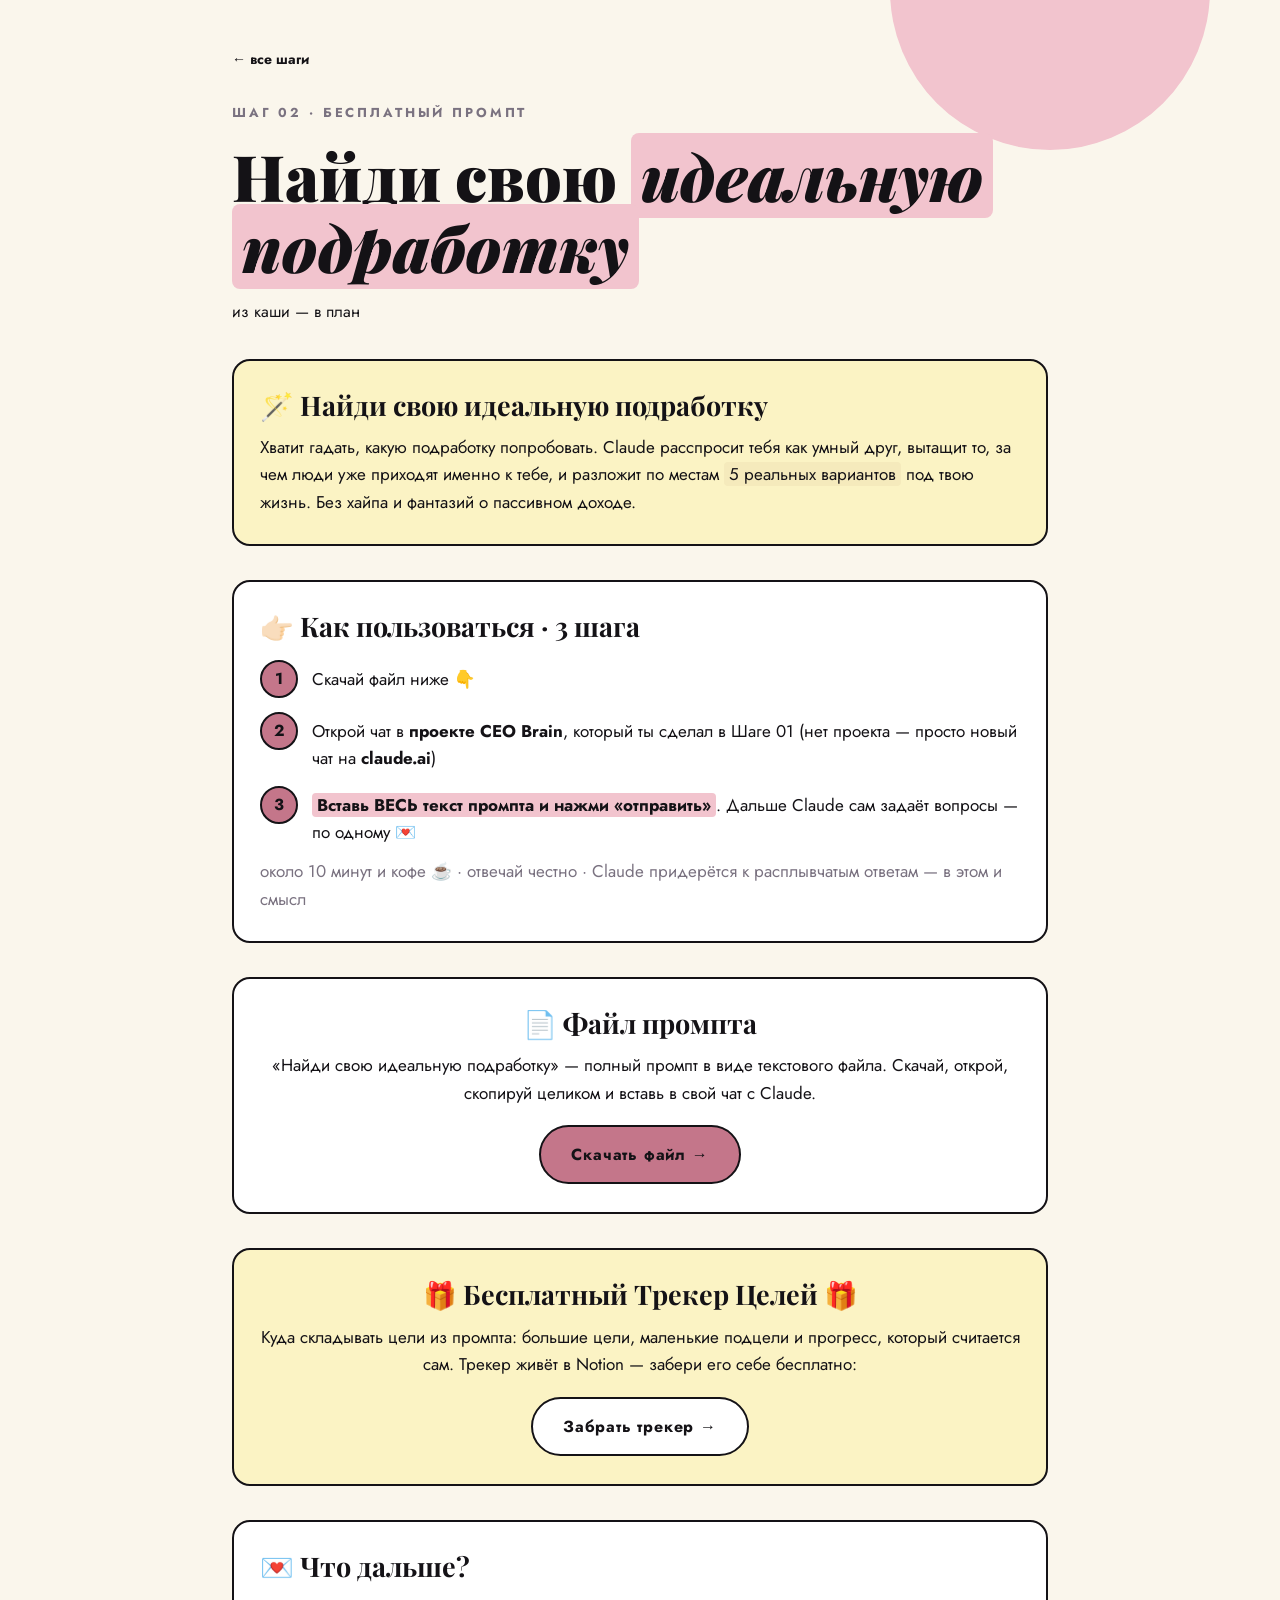
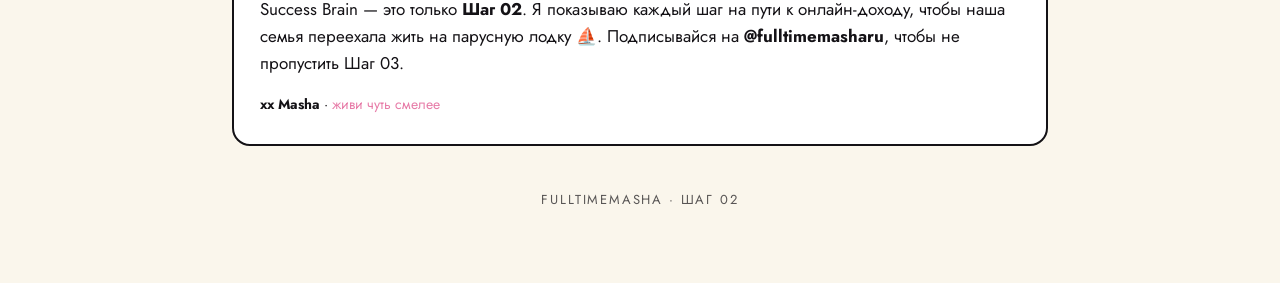
<file: shag2/index.html>
<!DOCTYPE html>
<html lang="ru">
<head>
<meta charset="UTF-8">
<meta name="viewport" content="width=device-width, initial-scale=1.0">
<title>ШАГ 02 · Найди свою идеальную подработку — Fulltime Masha</title>
<link rel="preconnect" href="https://fonts.googleapis.com">
<link rel="preconnect" href="https://fonts.gstatic.com" crossorigin>
<link href="https://fonts.googleapis.com/css2?family=Playfair+Display:ital,wght@0,500;0,600;0,700;0,800;1,500;1,600&family=Jost:ital,wght@0,300;0,400;0,500;0,600;1,400&display=swap" rel="stylesheet">
<style>
  :root{
    --paper:#FAF6EC; --ink:#141216; --blush:#F2C4CE; --pop:#C4768A;
    --soft:#F9E7EB; --butter:#FBF3C4; --butter-deep:#F5EABC; --muted:#7A7280;
  }
  *{margin:0;padding:0;box-sizing:border-box;}
  body{background:var(--paper);color:var(--ink);font-family:'Jost',sans-serif;font-size:18px;line-height:1.6;}
  .page{overflow:hidden;position:relative;}
  .wrap{max-width:860px;margin:0 auto;padding:44px 22px 72px;position:relative;}
  .blob{position:absolute;border-radius:50%;z-index:0;}
  .blob-pink{width:320px;height:320px;background:var(--blush);top:-170px;right:-140px;}
  .backlink{position:relative;z-index:1;font-family:'Jost',sans-serif;font-size:14px;font-weight:700;color:var(--ink);text-decoration:none;}
  .backlink:hover{text-decoration:underline;}
  .kicker{position:relative;z-index:1;font-family:'Jost',sans-serif;font-weight:700;font-size:13px;letter-spacing:.22em;text-transform:uppercase;color:var(--muted);margin-top:30px;}
  h1{position:relative;z-index:1;font-family:'Playfair Display',serif;font-weight:900;font-size:clamp(40px,6vw,64px);line-height:1.12;margin-top:16px;}
  .hl{background:var(--blush);padding:0 10px;border-radius:8px;box-decoration-break:clone;-webkit-box-decoration-break:clone;}
  .tagline{position:relative;z-index:1;font-family:'Jost',sans-serif;font-size:16px;margin-top:16px;}
  .box{position:relative;z-index:1;border:2px solid var(--ink);border-radius:18px;padding:28px 26px;margin-top:34px;background:#fff;}
  .box.butter{background:var(--butter);}
  .box h2{font-family:'Playfair Display',serif;font-weight:700;font-size:clamp(21px,3.4vw,27px);line-height:1.25;}
  .box p{margin-top:12px;font-size:17px;}
  .box .mark{background:var(--butter-deep);padding:0 5px;border-radius:4px;}
  .box .mark-pink{background:var(--blush);padding:0 5px;border-radius:4px;}
  .steps{margin-top:16px;display:flex;flex-direction:column;gap:14px;}
  .step{display:flex;gap:14px;align-items:flex-start;}
  .num{flex:0 0 auto;width:38px;height:38px;border-radius:50%;background:var(--pop);border:2px solid var(--ink);font-family:'Jost',sans-serif;font-weight:700;font-size:16px;display:flex;align-items:center;justify-content:center;}
  .step p{margin:0;padding-top:6px;}
  .note{margin-top:16px;color:var(--muted);font-size:15px;}
  .btn{display:inline-block;font-family:'Jost',sans-serif;font-weight:700;font-size:16px;letter-spacing:.05em;text-decoration:none;color:var(--ink);background:var(--pop);border:2px solid var(--ink);border-radius:999px;padding:15px 30px;transition:transform .12s ease, background .12s ease;}
  .btn:hover{background:var(--blush);transform:translateY(-2px);}
  .btn.ghost{background:#fff;}
  .dl{text-align:center;}
  .dl .btn{margin-top:18px;}
  .gift{text-align:center;}
  .gift .btn{margin-top:18px;}
  .sign{font-family:'Jost',sans-serif;font-size:14px;margin-top:16px;}
  .sign .pink{color:#E77CA8;}
  footer{position:relative;z-index:1;margin-top:44px;text-align:center;font-family:'Jost',sans-serif;font-size:13px;letter-spacing:.14em;text-transform:uppercase;opacity:.7;}
  @media (max-width:720px){
    .wrap{padding:34px 16px 56px;}
    .hl{white-space:normal;}
  }
.hl{font-style:italic;}
</style>
</head>
<body>
<div class="page">
<div class="wrap">
  <div class="blob blob-pink"></div>

  <a class="backlink" href="/shagi">← все шаги</a>

  <div class="kicker">ШАГ 02 · бесплатный промпт</div>
  <h1>Найди свою <span class="hl">идеальную подработку</span></h1>
  <div class="tagline">из каши — в план</div>

  <div class="box butter">
    <h2>🪄 Найди свою идеальную подработку</h2>
    <p>Хватит гадать, какую подработку попробовать. Claude расспросит тебя как умный друг, вытащит то, за чем люди уже приходят именно к тебе, и разложит по местам <span class="mark">5 реальных вариантов</span> под твою жизнь. Без хайпа и фантазий о пассивном доходе.</p>
  </div>

  <div class="box">
    <h2>👉🏻 Как пользоваться · 3 шага</h2>
    <div class="steps">
      <div class="step"><div class="num">1</div><p>Скачай файл ниже 👇</p></div>
      <div class="step"><div class="num">2</div><p>Открой чат в <b>проекте CEO Brain</b>, который ты сделал в Шаге 01 (нет проекта — просто новый чат на <b>claude.ai</b>)</p></div>
      <div class="step"><div class="num">3</div><p><b><span class="mark-pink">Вставь ВЕСЬ текст промпта и нажми «отправить»</span></b>. Дальше Claude сам задаёт вопросы — по одному 💌</p></div>
    </div>
    <p class="note">около 10 минут и кофе ☕ · отвечай честно · Claude придерётся к расплывчатым ответам — в этом и смысл</p>
  </div>

  <div class="box dl">
    <h2>📄 Файл промпта</h2>
    <p>«Найди свою идеальную подработку» — полный промпт в виде текстового файла. Скачай, открой, скопируй целиком и вставь в свой чат с Claude.</p>
    <a class="btn" href="https://www.dropbox.com/scl/fi/63kjogpfw0mp6vmqdl3gu/02-RU.txt?rlkey=vat9d8vv7bp5xrnrumtmti0mq&st=kpjpk0a7&dl=1" target="_blank" rel="noopener">Скачать файл →</a>
  </div>

  <div class="box butter gift">
    <h2>🎁 Бесплатный Трекер Целей 🎁</h2>
    <p>Куда складывать цели из промпта: большие цели, маленькие подцели и прогресс, который считается сам. Трекер живёт в Notion — забери его себе бесплатно:</p>
    <a class="btn ghost" href="https://the-success-brain.notion.site/SMART-3ffc7f35440f80e39efcc6bc7b35c9f0" target="_blank" rel="noopener">Забрать трекер →</a>
  </div>

  <div class="box">
    <h2>💌 Что дальше?</h2>
    <p>Success Brain — это только <b>Шаг 02</b>. Я показываю каждый шаг на пути к онлайн-доходу, чтобы наша семья переехала жить на парусную лодку ⛵. Подписывайся на <b>@fulltimemasharu</b>, чтобы не пропустить Шаг 03.</p>
    <div class="sign"><b>xx Masha</b> · <span class="pink">живи чуть смелее</span></div>
  </div>

  <footer>FulltimeMasha · шаг 02</footer>

</div>
</div>
</body>
</html>
</file>
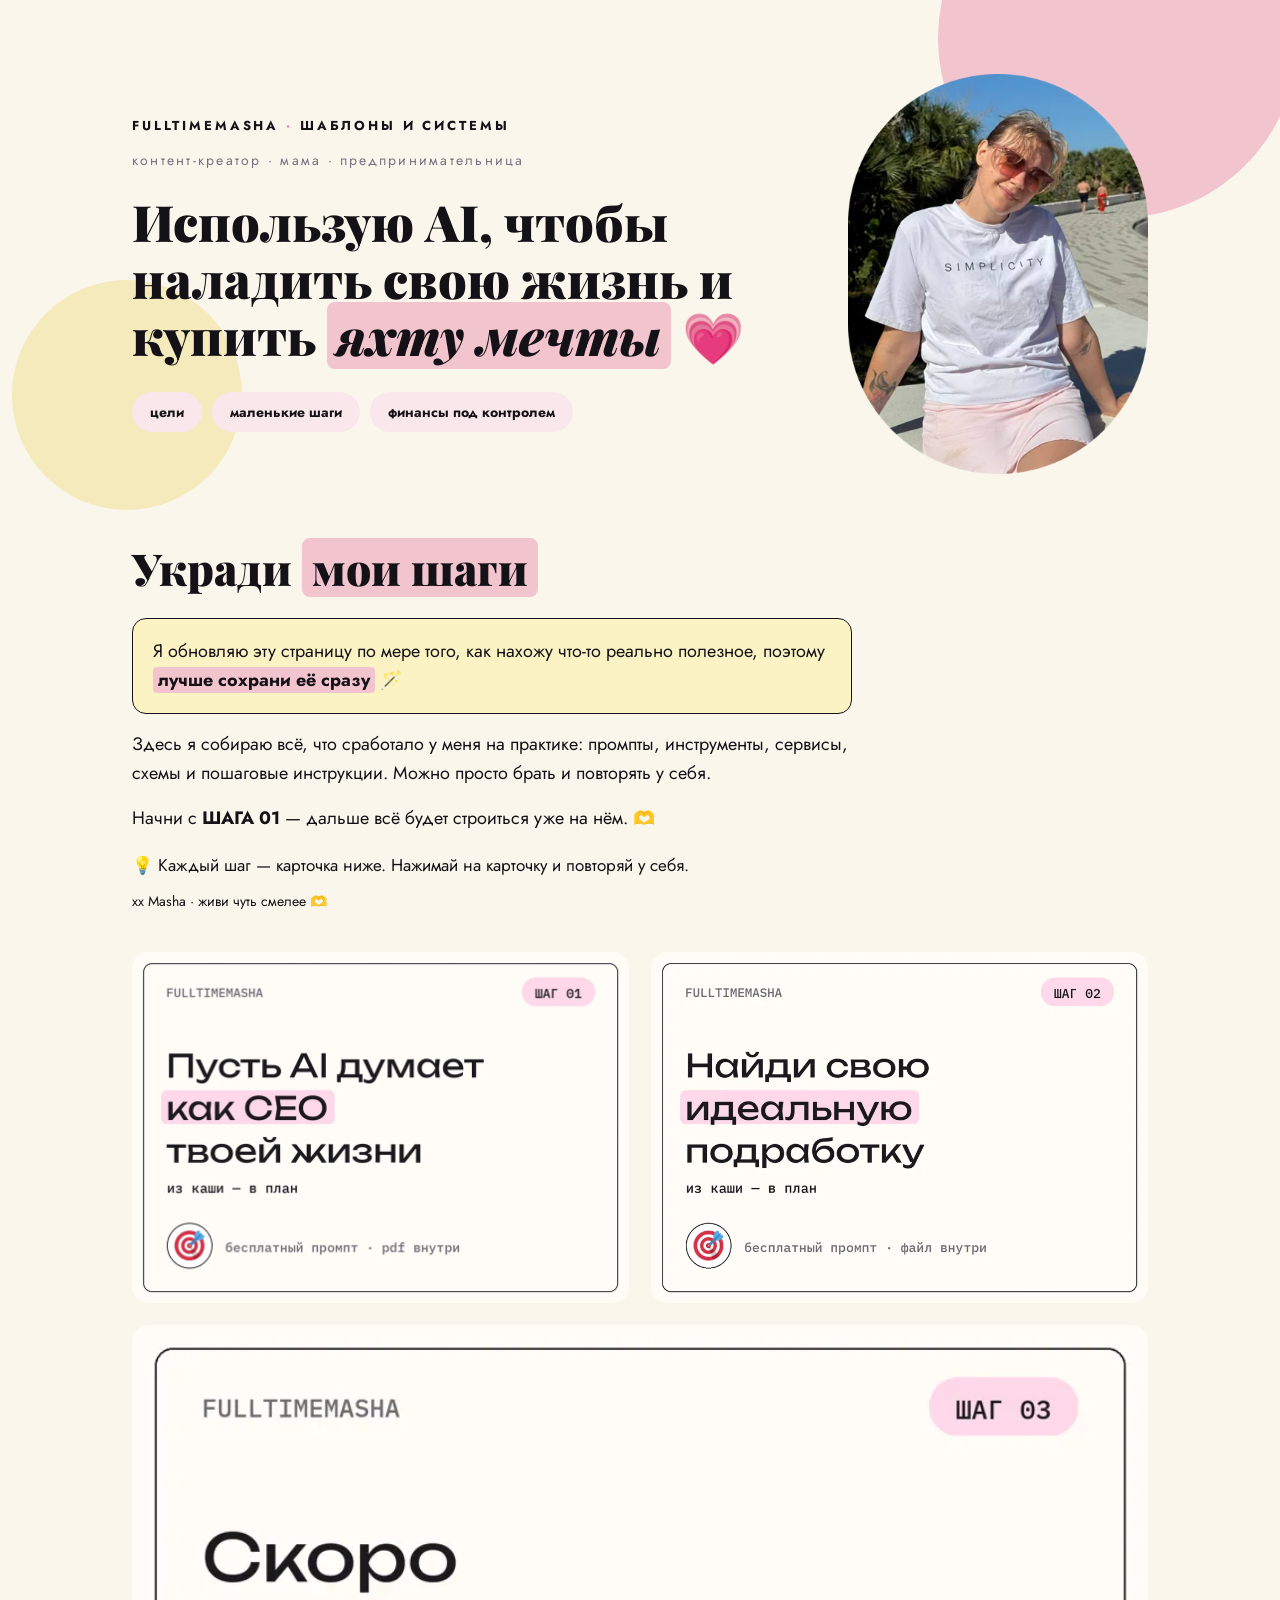
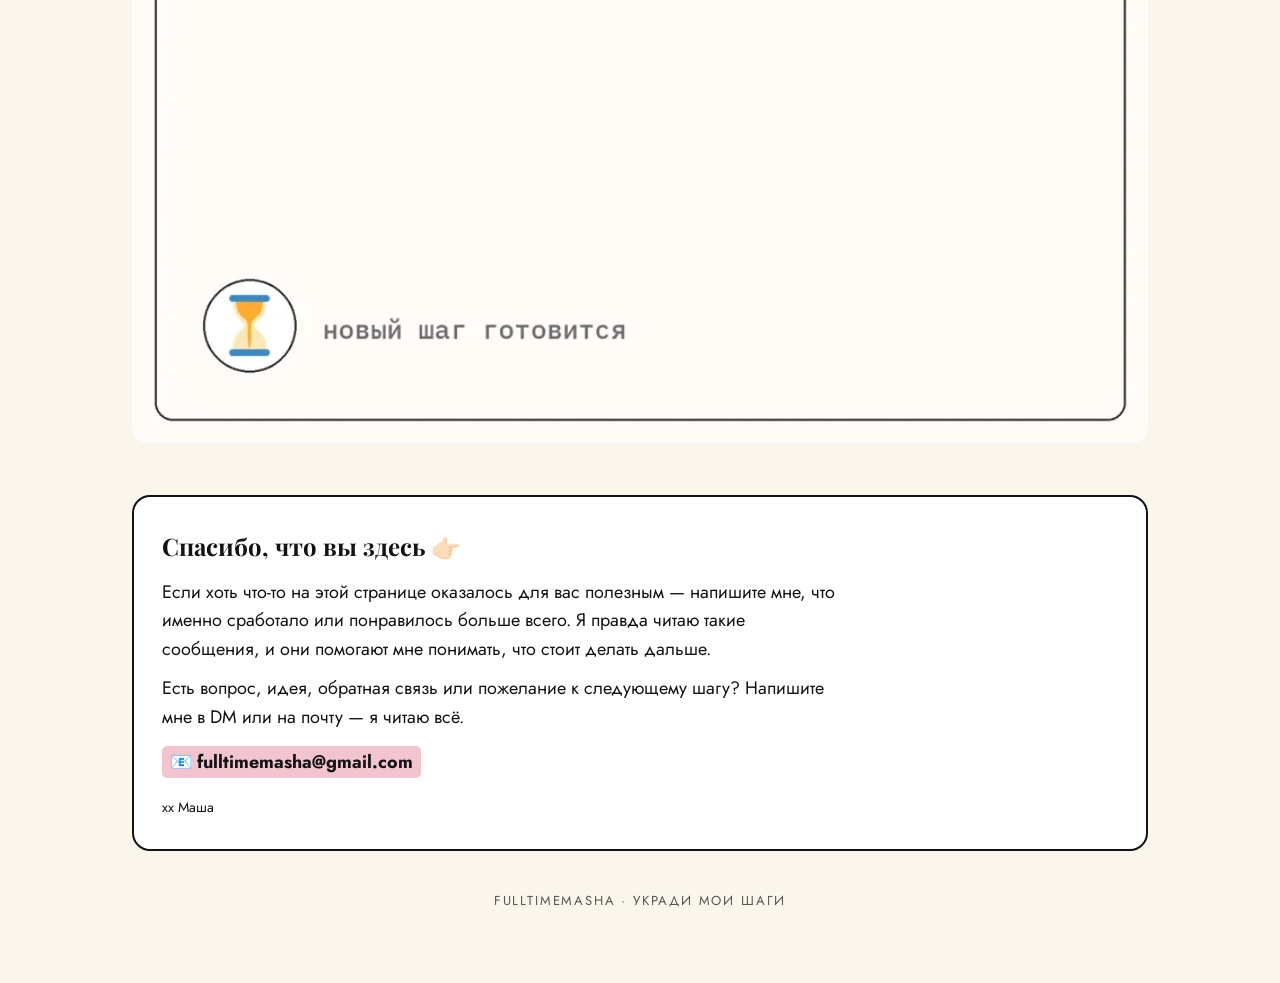
<file: shagi/index.html>
<!DOCTYPE html>
<html lang="ru">
<head>
<meta charset="UTF-8">
<meta name="viewport" content="width=device-width, initial-scale=1.0">
<title>Укради мои шаги — Fulltime Masha</title>
<link rel="preconnect" href="https://fonts.googleapis.com">
<link rel="preconnect" href="https://fonts.gstatic.com" crossorigin>
<link href="https://fonts.googleapis.com/css2?family=Playfair+Display:ital,wght@0,500;0,600;0,700;0,800;1,500;1,600&family=Jost:ital,wght@0,300;0,400;0,500;0,600;1,400&display=swap" rel="stylesheet">
<style>
  :root{
    --paper:#FAF6EC; --ink:#141216; --blush:#F2C4CE; --pop:#C4768A;
    --soft:#F9E7EB; --butter:#FBF3C4; --butter-deep:#F5EABC; --muted:#7A7280;
  }
  *{margin:0;padding:0;box-sizing:border-box;}
  body{background:var(--paper);color:var(--ink);font-family:'Jost',sans-serif;font-size:18px;line-height:1.6;}
  .page{overflow:hidden;position:relative;}
  .wrap{max-width:1060px;margin:0 auto;padding:48px 22px 72px;position:relative;}

  /* ---------- HERO ---------- */
  .hero{position:relative;padding:26px 0 6px;}
  .blob{position:absolute;border-radius:50%;z-index:0;}
  .blob-pink{width:360px;height:360px;background:var(--blush);top:-190px;right:-150px;}
  .blob-butter{width:230px;height:230px;background:var(--butter-deep);bottom:-30px;left:-120px;}
  .hero-flex{display:flex;flex-wrap:wrap;gap:40px;align-items:center;position:relative;z-index:1;}
  .hero-text{flex:1 1 460px;}
  .hero-photo{flex:0 0 300px;}
  .hero-photo img{width:100%;display:block;}
  .kicker{font-family:'Jost',sans-serif;font-weight:700;font-size:13px;letter-spacing:.22em;text-transform:uppercase;}
  .kicker .dot{color:#E77CA8;}
  .sub{font-family:'Jost',sans-serif;font-size:14px;letter-spacing:.16em;color:var(--muted);margin-top:12px;}
  .hero-title{font-family:'Playfair Display',serif;font-weight:900;font-size:clamp(29px,4.6vw,50px);line-height:1.14;margin-top:22px;}
  .hl{background:var(--blush);padding:0 10px;border-radius:8px;box-decoration-break:clone;-webkit-box-decoration-break:clone;white-space:nowrap;}
  .tags{margin-top:28px;display:flex;gap:10px;flex-wrap:wrap;}
  .tag-pill{background:var(--soft);border-radius:999px;padding:9px 18px;font-family:'Jost',sans-serif;font-size:14px;font-weight:700;}

  /* ---------- STEPS ---------- */
  .sec-title{font-family:'Playfair Display',serif;font-weight:900;font-size:clamp(30px,5vw,44px);line-height:1.1;margin-top:64px;}
  .sec-title .hl2{background:var(--blush);padding:0 10px;border-radius:8px;box-decoration-break:clone;-webkit-box-decoration-break:clone;}
  .intro{max-width:720px;margin-top:26px;}
  .intro .save{background:var(--butter);border:1.5px solid var(--ink);border-radius:14px;padding:18px 20px;}
  .intro .save b{background:var(--blush);padding:0 5px;border-radius:4px;}
  .intro p{margin-top:16px;}
  .howto{margin-top:20px;font-size:17px;}
  .howto .sig{font-family:'Jost',sans-serif;font-size:14px;margin-top:10px;}
  .cards{margin-top:40px;display:flex;flex-wrap:wrap;gap:22px;align-items:flex-start;}
  .card{flex:1 1 400px;border:2px solid var(--ink);border-radius:18px;padding:28px 26px 26px;background:#fff;}
  .card.fill{background:var(--butter);}
  .card.wide{flex-basis:100%;background:var(--butter);}
  .pill{display:inline-block;font-family:'Jost',sans-serif;font-weight:700;font-size:13px;letter-spacing:.14em;text-transform:uppercase;background:var(--pop);border:1.5px solid var(--ink);border-radius:999px;padding:6px 14px;}
  .pill.free{background:var(--blush);}
  .card h3{margin-top:14px;font-family:'Playfair Display',serif;font-weight:700;font-size:clamp(21px,3vw,27px);line-height:1.25;}
  .card p{margin-top:10px;font-size:17px;}
  .card .tag{margin-top:12px;font-family:'Jost',sans-serif;font-size:14px;}
  .btn{margin-top:18px;display:inline-block;font-family:'Jost',sans-serif;font-weight:700;font-size:15px;letter-spacing:.06em;text-decoration:none;color:var(--ink);background:var(--pop);border:2px solid var(--ink);border-radius:999px;padding:12px 24px;transition:transform .12s ease, background .12s ease;}
  .btn:hover{background:var(--blush);transform:translateY(-2px);}
  .btn.ghost{background:#fff;}
  .soon{margin-top:18px;font-family:'Jost',sans-serif;font-size:14px;opacity:.75;}
  .cards-img{display:flex;flex-wrap:wrap;gap:22px;margin-top:40px;position:relative;z-index:1;}
  .cards-img .pic{flex:1 1 400px;display:block;}
  .cards-img img{width:100%;height:auto;display:block;border-radius:16px;}
  a.pic img{transition:transform .15s ease;}
  a.pic:hover img{transform:translateY(-3px);}
  .thanks{margin-top:52px;border:2px solid var(--ink);border-radius:18px;background:#fff;padding:30px 28px;}
  .thanks h3{font-family:'Playfair Display',serif;font-weight:700;font-size:24px;margin-bottom:12px;}
  .thanks p{max-width:680px;}
  .thanks .mail{display:inline-block;margin-top:14px;font-family:'Jost',sans-serif;font-weight:700;color:var(--ink);background:var(--blush);padding:2px 8px;border-radius:5px;text-decoration:none;}
  .thanks .sign{margin-top:18px;font-family:'Jost',sans-serif;font-size:14px;}
  .sec-title,.intro,.howto,.cards,.thanks,footer{position:relative;z-index:1;}
  footer{margin-top:40px;text-align:center;font-family:'Jost',sans-serif;font-size:13px;letter-spacing:.14em;text-transform:uppercase;opacity:.7;}
  @media (max-width:720px){
    .wrap{padding:36px 16px 56px;}
    .hero-flex{gap:26px;}
    .hero-photo{flex:1 1 100%;text-align:center;}
    .hero-photo img{width:225px;margin:0 auto;}
    .kicker{letter-spacing:.13em;font-size:12px;}
    .sub{letter-spacing:.1em;font-size:12px;}
    .card{flex-basis:100%;}
    .cards-img .pic{flex-basis:100%;}
    .hl{white-space:normal;}
  }
.hl{font-style:italic;}
</style>
</head>
<body>
<div class="page">
<div class="wrap">

  <!-- HERO -->
  <div class="hero">
    <div class="blob blob-pink"></div>
    <div class="blob blob-butter"></div>
    <div class="hero-flex">
      <div class="hero-text">
        <div class="kicker">FulltimeMasha <span class="dot">·</span> шаблоны и системы</div>
        <div class="sub">контент-креатор · мама · предпринимательница</div>
        <div class="hero-title">Использую AI, чтобы наладить свою жизнь и купить <span style="white-space:nowrap;"><span class="hl">яхту мечты</span> 💗</span></div>
        <div class="tags">
          <span class="tag-pill">цели</span>
          <span class="tag-pill">маленькие шаги</span>
          <span class="tag-pill">финансы под контролем</span>
        </div>
      </div>
      <div class="hero-photo"><img src="[data-uri]" alt="Маша Рудник"></div>
    </div>
  </div>

  <!-- STEPS -->
  <div class="sec-title">Укради <span class="hl2">мои шаги</span></div>

  <div class="intro">
    <div class="save">Я обновляю эту страницу по мере того, как нахожу что-то реально полезное, поэтому <b>лучше сохрани её сразу</b> 🪄</div>
    <p>Здесь я собираю всё, что сработало у меня на практике: промпты, инструменты, сервисы, схемы и пошаговые инструкции. Можно просто брать и повторять у себя.</p>
    <p>Начни с <b>ШАГА 01</b> — дальше всё будет строиться уже на нём. 🫶</p>
  </div>

  <div class="howto">
    💡 Каждый шаг — карточка ниже. Нажимай на карточку и повторяй у себя.
    <div class="sig">xx Masha · живи чуть смелее 🫶</div>
  </div>

  <div class="cards-img">
    <a class="pic" href="/shag1" target="_blank" rel="noopener"><img src="[data-uri]" alt="ШАГ 01 — Пусть AI (Claude) думает как CEO твоей жизни"></a>
    <a class="pic" href="/shag2" target="_blank" rel="noopener"><img src="[data-uri]" alt="ШАГ 02 — Найди свою идеальную подработку"></a>
    <div class="pic"><img src="[data-uri]" alt="ШАГ 03 — Скоро"></div>
  </div>

  <div class="thanks">
    <h3>Спасибо, что вы здесь 👉🏻</h3>
    <p>Если хоть что-то на этой странице оказалось для вас полезным — напишите мне, что именно сработало или понравилось больше всего. Я правда читаю такие сообщения, и они помогают мне понимать, что стоит делать дальше.</p>
    <p style="margin-top:10px;">Есть вопрос, идея, обратная связь или пожелание к следующему шагу? Напишите мне в DM или на почту — я читаю всё.</p>
    <a class="mail" href="mailto:fulltimemasha@gmail.com">📧 fulltimemasha@gmail.com</a>
    <div class="sign">xx Маша</div>
  </div>

  <footer>FulltimeMasha · укради мои шаги</footer>

</div>
</div>
</body>
</html>
</file>
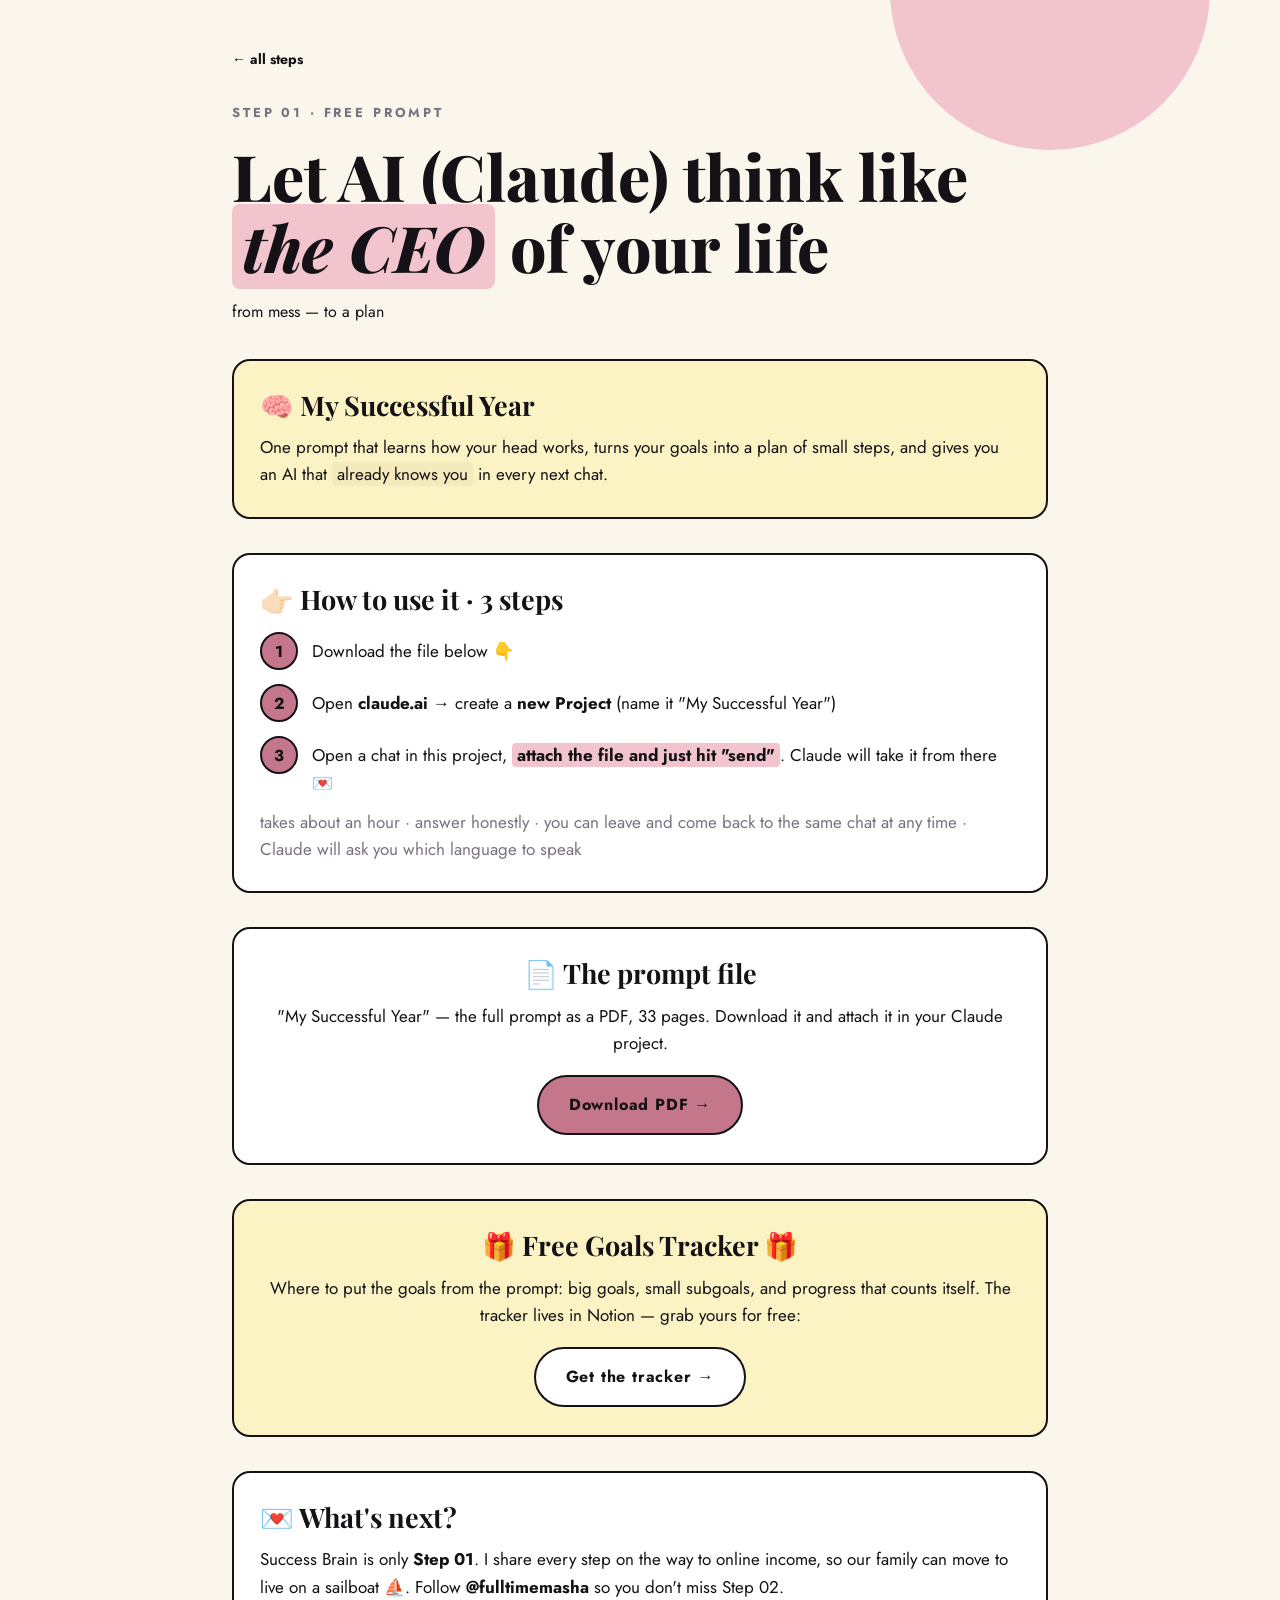
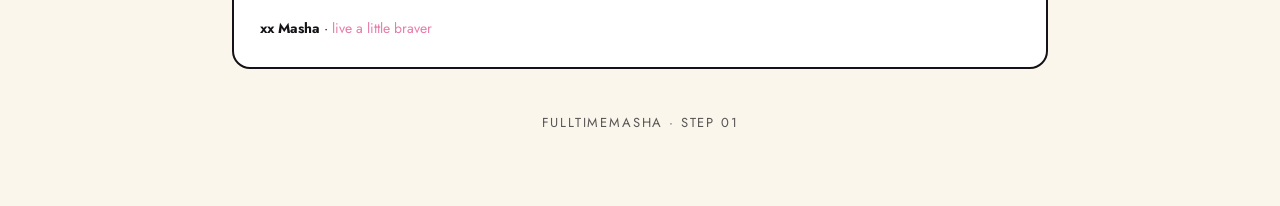
<file: step1/index.html>
<!DOCTYPE html>
<html lang="en">
<head>
<meta charset="UTF-8">
<meta name="viewport" content="width=device-width, initial-scale=1.0">
<title>STEP 01 · Let AI think like the CEO of your life — Fulltime Masha</title>
<link rel="preconnect" href="https://fonts.googleapis.com">
<link rel="preconnect" href="https://fonts.gstatic.com" crossorigin>
<link href="https://fonts.googleapis.com/css2?family=Playfair+Display:ital,wght@0,500;0,600;0,700;0,800;1,500;1,600&family=Jost:ital,wght@0,300;0,400;0,500;0,600;1,400&display=swap" rel="stylesheet">
<style>
  :root{
    --paper:#FAF6EC; --ink:#141216; --blush:#F2C4CE; --pop:#C4768A;
    --soft:#F9E7EB; --butter:#FBF3C4; --butter-deep:#F5EABC; --muted:#7A7280;
  }
  *{margin:0;padding:0;box-sizing:border-box;}
  body{background:var(--paper);color:var(--ink);font-family:'Jost',sans-serif;font-size:18px;line-height:1.6;}
  .page{overflow:hidden;position:relative;}
  .wrap{max-width:860px;margin:0 auto;padding:44px 22px 72px;position:relative;}
  .blob{position:absolute;border-radius:50%;z-index:0;}
  .blob-pink{width:320px;height:320px;background:var(--blush);top:-170px;right:-140px;}
  .backlink{position:relative;z-index:1;font-family:'Jost',sans-serif;font-size:14px;font-weight:700;color:var(--ink);text-decoration:none;}
  .backlink:hover{text-decoration:underline;}
  .kicker{position:relative;z-index:1;font-family:'Jost',sans-serif;font-weight:700;font-size:13px;letter-spacing:.22em;text-transform:uppercase;color:var(--muted);margin-top:30px;}
  h1{position:relative;z-index:1;font-family:'Playfair Display',serif;font-weight:800;font-size:clamp(40px,6vw,64px);line-height:1.12;margin-top:16px;}
  .hl{background:var(--blush);padding:0 10px;border-radius:8px;box-decoration-break:clone;-webkit-box-decoration-break:clone;}
  .tagline{position:relative;z-index:1;font-family:'Jost',sans-serif;font-size:16px;margin-top:16px;}
  .box{position:relative;z-index:1;border:2px solid var(--ink);border-radius:18px;padding:28px 26px;margin-top:34px;background:#fff;}
  .box.butter{background:var(--butter);}
  .box h2{font-family:'Playfair Display',serif;font-weight:700;font-size:clamp(21px,3.4vw,27px);line-height:1.25;}
  .box p{margin-top:12px;font-size:17px;}
  .box .mark{background:var(--butter-deep);padding:0 5px;border-radius:4px;}
  .box .mark-pink{background:var(--blush);padding:0 5px;border-radius:4px;}
  .steps{margin-top:16px;display:flex;flex-direction:column;gap:14px;}
  .step{display:flex;gap:14px;align-items:flex-start;}
  .num{flex:0 0 auto;width:38px;height:38px;border-radius:50%;background:var(--pop);border:2px solid var(--ink);font-family:'Jost',sans-serif;font-weight:700;font-size:16px;display:flex;align-items:center;justify-content:center;}
  .step p{margin:0;padding-top:6px;}
  .note{margin-top:16px;color:var(--muted);font-size:15px;}
  .btn{display:inline-block;font-family:'Jost',sans-serif;font-weight:700;font-size:16px;letter-spacing:.05em;text-decoration:none;color:var(--ink);background:var(--pop);border:2px solid var(--ink);border-radius:999px;padding:15px 30px;transition:transform .12s ease, background .12s ease;}
  .btn:hover{background:var(--blush);transform:translateY(-2px);}
  .btn.ghost{background:#fff;}
  .dl{text-align:center;}
  .dl .btn{margin-top:18px;}
  .gift{text-align:center;}
  .gift .btn{margin-top:18px;}
  .sign{font-family:'Jost',sans-serif;font-size:14px;margin-top:16px;}
  .sign .pink{color:#E77CA8;}
  footer{position:relative;z-index:1;margin-top:44px;text-align:center;font-family:'Jost',sans-serif;font-size:13px;letter-spacing:.14em;text-transform:uppercase;opacity:.7;}
  @media (max-width:720px){
    .wrap{padding:34px 16px 56px;}
    .hl{white-space:normal;}
  }
.hl{font-style:italic;}
</style>
</head>
<body>
<div class="page">
<div class="wrap">
  <div class="blob blob-pink"></div>

  <a class="backlink" href="/steps">← all steps</a>

  <div class="kicker">STEP 01 · free prompt</div>
  <h1>Let AI (Claude) think like <span class="hl">the CEO</span> of your life</h1>
  <div class="tagline">from mess — to a plan</div>

  <div class="box butter">
    <h2>🧠 My Successful Year</h2>
    <p>One prompt that learns how your head works, turns your goals into a plan of small steps, and gives you an AI that <span class="mark">already knows you</span> in every next chat.</p>
  </div>

  <div class="box">
    <h2>👉🏻 How to use it · 3 steps</h2>
    <div class="steps">
      <div class="step"><div class="num">1</div><p>Download the file below 👇</p></div>
      <div class="step"><div class="num">2</div><p>Open <b>claude.ai</b> → create a <b>new Project</b> (name it "My Successful Year")</p></div>
      <div class="step"><div class="num">3</div><p>Open a chat in this project, <b><span class="mark-pink">attach the file and just hit "send"</span></b>. Claude will take it from there 💌</p></div>
    </div>
    <p class="note">takes about an hour · answer honestly · you can leave and come back to the same chat at any time · Claude will ask you which language to speak</p>
  </div>

  <div class="box dl">
    <h2>📄 The prompt file</h2>
    <p>"My Successful Year" — the full prompt as a PDF, 33 pages. Download it and attach it in your Claude project.</p>
    <a class="btn" href="https://www.dropbox.com/scl/fi/c22xpf9v4lccigvkwzhzg/My_Successful_Year_Prompt_EN.pdf?rlkey=ximkmgcrcmifhzgwqvodcnt4o&st=odlg1oeh&dl=1" target="_blank" rel="noopener">Download PDF →</a>
  </div>

  <div class="box butter gift">
    <h2>🎁 Free Goals Tracker 🎁</h2>
    <p>Where to put the goals from the prompt: big goals, small subgoals, and progress that counts itself. The tracker lives in Notion — grab yours for free:</p>
    <a class="btn ghost" href="https://the-success-brain.notion.site/SMART-Goals-Tracker-c79c7f35440f828782bf81961a6a01b0" target="_blank" rel="noopener">Get the tracker →</a>
  </div>

  <div class="box">
    <h2>💌 What's next?</h2>
    <p>Success Brain is only <b>Step 01</b>. I share every step on the way to online income, so our family can move to live on a sailboat ⛵. Follow <b>@fulltimemasha</b> so you don't miss Step 02.</p>
    <div class="sign"><b>xx Masha</b> · <span class="pink">live a little braver</span></div>
  </div>

  <footer>FulltimeMasha · step 01</footer>

</div>
</div>
</body>
</html>
</file>
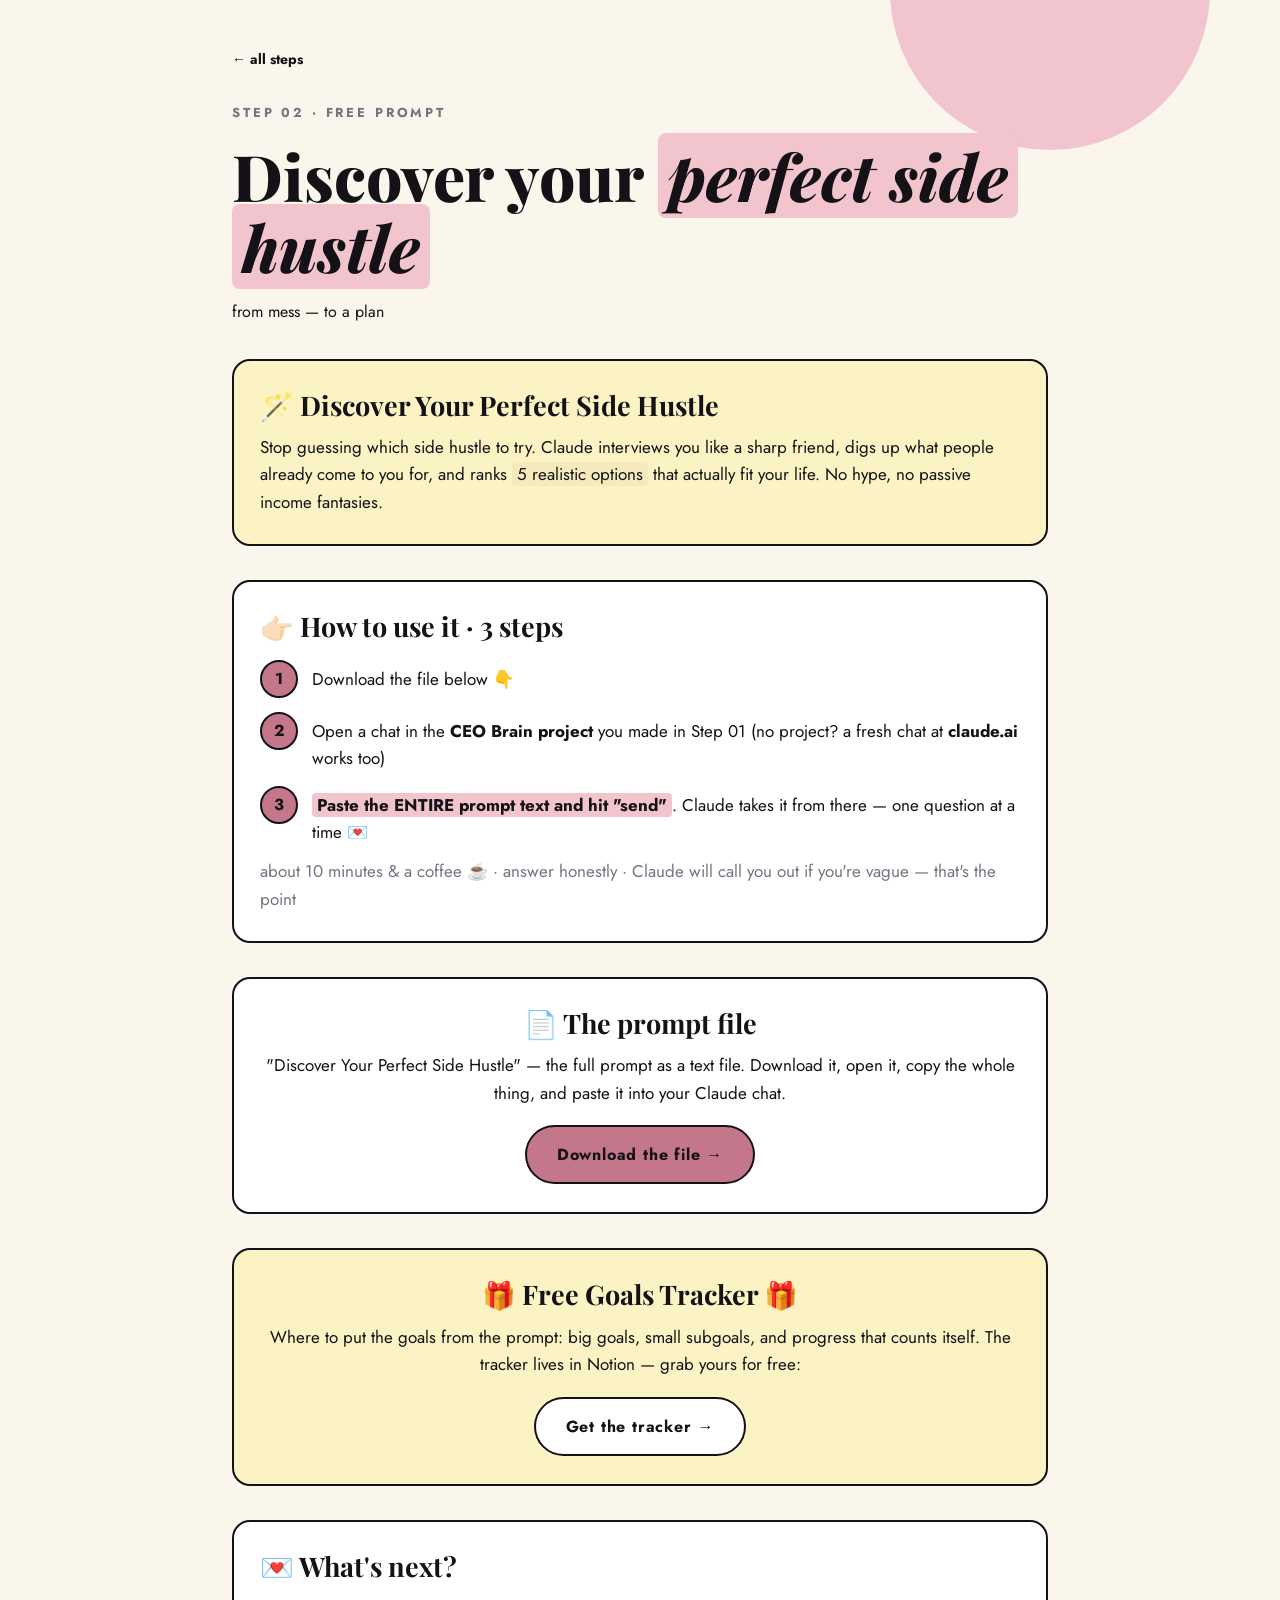
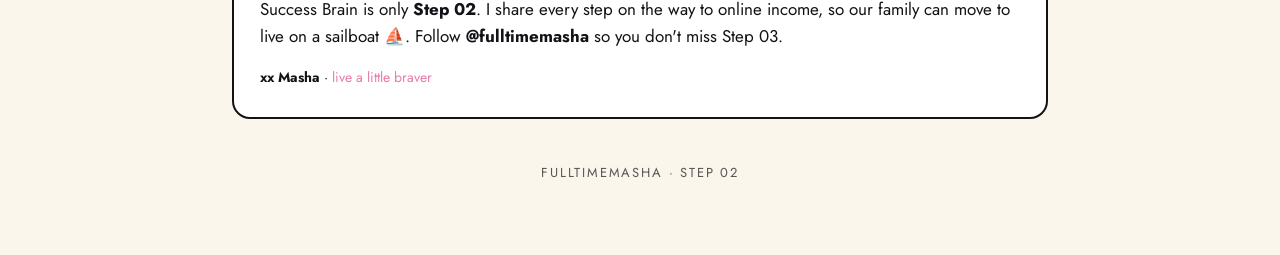
<file: step2/index.html>
<!DOCTYPE html>
<html lang="en">
<head>
<meta charset="UTF-8">
<meta name="viewport" content="width=device-width, initial-scale=1.0">
<title>STEP 02 · Discover your perfect side hustle — Fulltime Masha</title>
<link rel="preconnect" href="https://fonts.googleapis.com">
<link rel="preconnect" href="https://fonts.gstatic.com" crossorigin>
<link href="https://fonts.googleapis.com/css2?family=Playfair+Display:ital,wght@0,500;0,600;0,700;0,800;1,500;1,600&family=Jost:ital,wght@0,300;0,400;0,500;0,600;1,400&display=swap" rel="stylesheet">
<style>
  :root{
    --paper:#FAF6EC; --ink:#141216; --blush:#F2C4CE; --pop:#C4768A;
    --soft:#F9E7EB; --butter:#FBF3C4; --butter-deep:#F5EABC; --muted:#7A7280;
  }
  *{margin:0;padding:0;box-sizing:border-box;}
  body{background:var(--paper);color:var(--ink);font-family:'Jost',sans-serif;font-size:18px;line-height:1.6;}
  .page{overflow:hidden;position:relative;}
  .wrap{max-width:860px;margin:0 auto;padding:44px 22px 72px;position:relative;}
  .blob{position:absolute;border-radius:50%;z-index:0;}
  .blob-pink{width:320px;height:320px;background:var(--blush);top:-170px;right:-140px;}
  .backlink{position:relative;z-index:1;font-family:'Jost',sans-serif;font-size:14px;font-weight:700;color:var(--ink);text-decoration:none;}
  .backlink:hover{text-decoration:underline;}
  .kicker{position:relative;z-index:1;font-family:'Jost',sans-serif;font-weight:700;font-size:13px;letter-spacing:.22em;text-transform:uppercase;color:var(--muted);margin-top:30px;}
  h1{position:relative;z-index:1;font-family:'Playfair Display',serif;font-weight:800;font-size:clamp(40px,6vw,64px);line-height:1.12;margin-top:16px;}
  .hl{background:var(--blush);padding:0 10px;border-radius:8px;box-decoration-break:clone;-webkit-box-decoration-break:clone;}
  .tagline{position:relative;z-index:1;font-family:'Jost',sans-serif;font-size:16px;margin-top:16px;}
  .box{position:relative;z-index:1;border:2px solid var(--ink);border-radius:18px;padding:28px 26px;margin-top:34px;background:#fff;}
  .box.butter{background:var(--butter);}
  .box h2{font-family:'Playfair Display',serif;font-weight:700;font-size:clamp(21px,3.4vw,27px);line-height:1.25;}
  .box p{margin-top:12px;font-size:17px;}
  .box .mark{background:var(--butter-deep);padding:0 5px;border-radius:4px;}
  .box .mark-pink{background:var(--blush);padding:0 5px;border-radius:4px;}
  .steps{margin-top:16px;display:flex;flex-direction:column;gap:14px;}
  .step{display:flex;gap:14px;align-items:flex-start;}
  .num{flex:0 0 auto;width:38px;height:38px;border-radius:50%;background:var(--pop);border:2px solid var(--ink);font-family:'Jost',sans-serif;font-weight:700;font-size:16px;display:flex;align-items:center;justify-content:center;}
  .step p{margin:0;padding-top:6px;}
  .note{margin-top:16px;color:var(--muted);font-size:15px;}
  .btn{display:inline-block;font-family:'Jost',sans-serif;font-weight:700;font-size:16px;letter-spacing:.05em;text-decoration:none;color:var(--ink);background:var(--pop);border:2px solid var(--ink);border-radius:999px;padding:15px 30px;transition:transform .12s ease, background .12s ease;}
  .btn:hover{background:var(--blush);transform:translateY(-2px);}
  .btn.ghost{background:#fff;}
  .dl{text-align:center;}
  .dl .btn{margin-top:18px;}
  .gift{text-align:center;}
  .gift .btn{margin-top:18px;}
  .sign{font-family:'Jost',sans-serif;font-size:14px;margin-top:16px;}
  .sign .pink{color:#E77CA8;}
  footer{position:relative;z-index:1;margin-top:44px;text-align:center;font-family:'Jost',sans-serif;font-size:13px;letter-spacing:.14em;text-transform:uppercase;opacity:.7;}
  @media (max-width:720px){
    .wrap{padding:34px 16px 56px;}
    .hl{white-space:normal;}
  }
.hl{font-style:italic;}
</style>
</head>
<body>
<div class="page">
<div class="wrap">
  <div class="blob blob-pink"></div>

  <a class="backlink" href="/steps">← all steps</a>

  <div class="kicker">STEP 02 · free prompt</div>
  <h1>Discover your <span class="hl">perfect side hustle</span></h1>
  <div class="tagline">from mess — to a plan</div>

  <div class="box butter">
    <h2>🪄 Discover Your Perfect Side Hustle</h2>
    <p>Stop guessing which side hustle to try. Claude interviews you like a sharp friend, digs up what people already come to you for, and ranks <span class="mark">5 realistic options</span> that actually fit your life. No hype, no passive income fantasies.</p>
  </div>

  <div class="box">
    <h2>👉🏻 How to use it · 3 steps</h2>
    <div class="steps">
      <div class="step"><div class="num">1</div><p>Download the file below 👇</p></div>
      <div class="step"><div class="num">2</div><p>Open a chat in the <b>CEO Brain project</b> you made in Step 01 (no project? a fresh chat at <b>claude.ai</b> works too)</p></div>
      <div class="step"><div class="num">3</div><p><b><span class="mark-pink">Paste the ENTIRE prompt text and hit "send"</span></b>. Claude takes it from there — one question at a time 💌</p></div>
    </div>
    <p class="note">about 10 minutes & a coffee ☕ · answer honestly · Claude will call you out if you're vague — that's the point</p>
  </div>

  <div class="box dl">
    <h2>📄 The prompt file</h2>
    <p>"Discover Your Perfect Side Hustle" — the full prompt as a text file. Download it, open it, copy the whole thing, and paste it into your Claude chat.</p>
    <a class="btn" href="https://www.dropbox.com/scl/fi/175lsvr57abhjptu0t4qo/Prompt-STEP-02-Discover-Your-Perfect-Side-Hustle-EN.txt?rlkey=zitfgbnopp9n46nutdbdghyq2&st=z6fdaa56&dl=1" target="_blank" rel="noopener">Download the file →</a>
  </div>

  <div class="box butter gift">
    <h2>🎁 Free Goals Tracker 🎁</h2>
    <p>Where to put the goals from the prompt: big goals, small subgoals, and progress that counts itself. The tracker lives in Notion — grab yours for free:</p>
    <a class="btn ghost" href="https://the-success-brain.notion.site/SMART-Goals-Tracker-c79c7f35440f828782bf81961a6a01b0" target="_blank" rel="noopener">Get the tracker →</a>
  </div>

  <div class="box">
    <h2>💌 What's next?</h2>
    <p>Success Brain is only <b>Step 02</b>. I share every step on the way to online income, so our family can move to live on a sailboat ⛵. Follow <b>@fulltimemasha</b> so you don't miss Step 03.</p>
    <div class="sign"><b>xx Masha</b> · <span class="pink">live a little braver</span></div>
  </div>

  <footer>FulltimeMasha · step 02</footer>

</div>
</div>
</body>
</html>
</file>
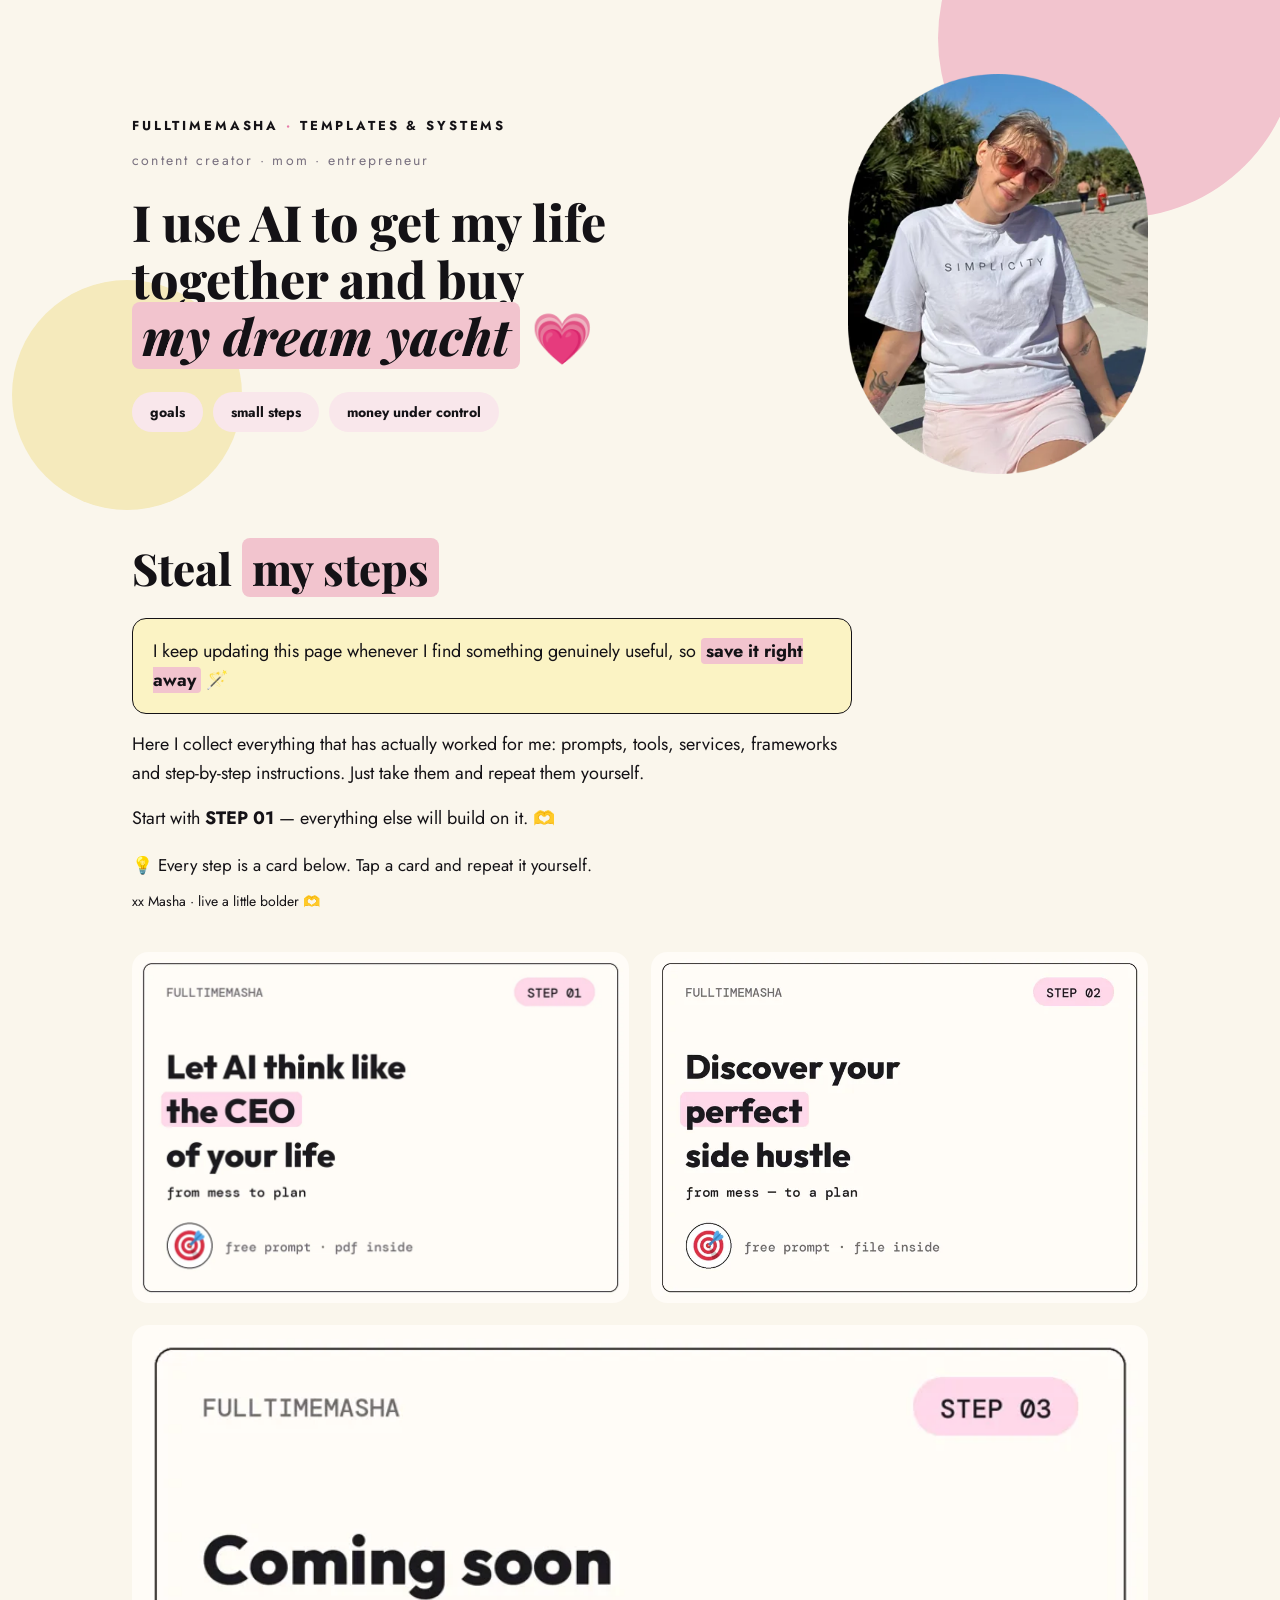
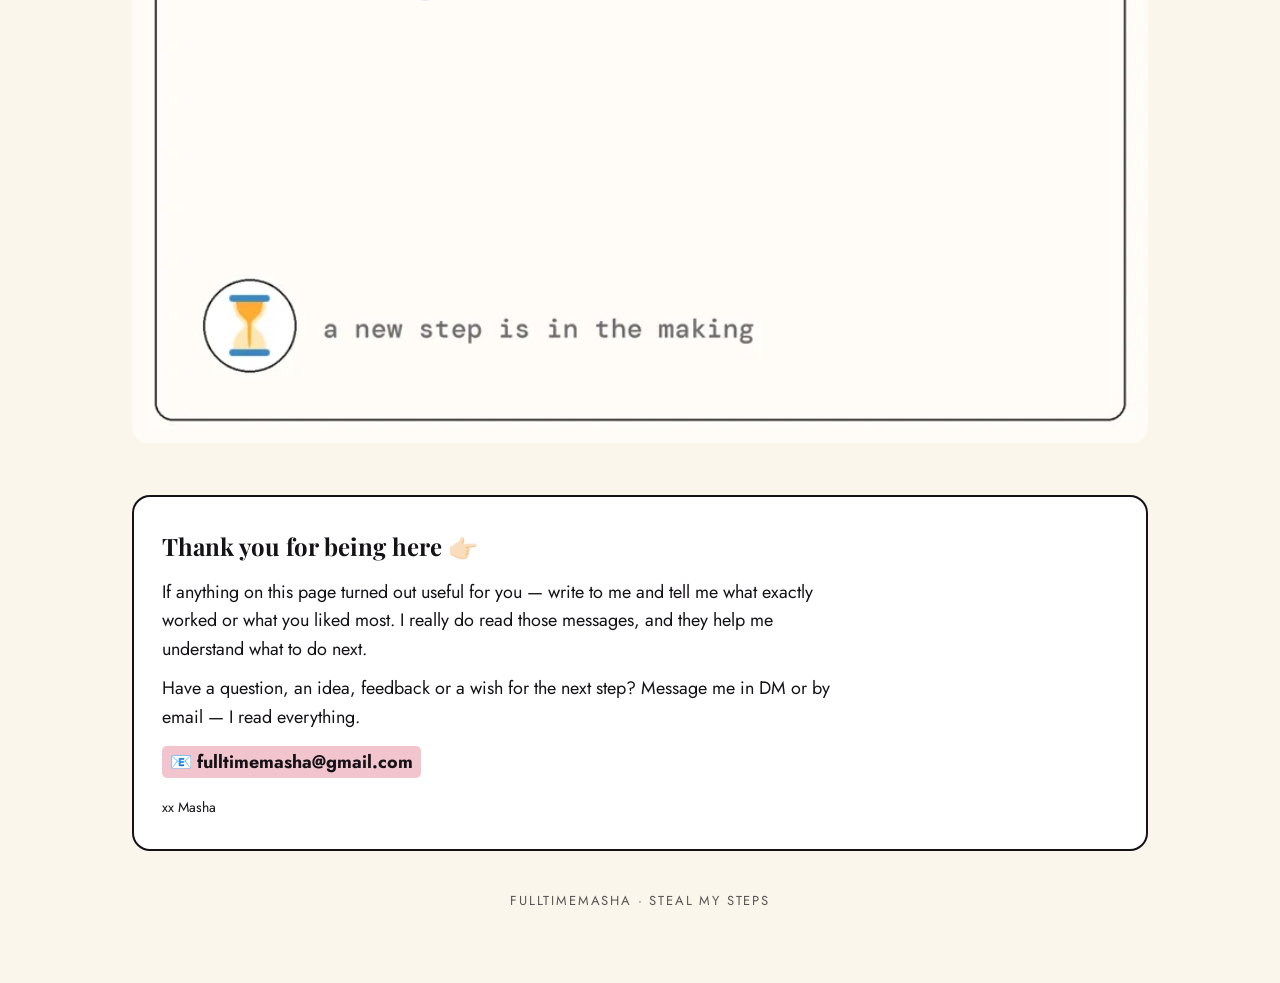
<file: steps/index.html>
<!DOCTYPE html>
<html lang="en">
<head>
<meta charset="UTF-8">
<meta name="viewport" content="width=device-width, initial-scale=1.0">
<title>Steal My Steps — Fulltime Masha</title>
<link rel="preconnect" href="https://fonts.googleapis.com">
<link rel="preconnect" href="https://fonts.gstatic.com" crossorigin>
<link href="https://fonts.googleapis.com/css2?family=Playfair+Display:ital,wght@0,500;0,600;0,700;0,800;1,500;1,600&family=Jost:ital,wght@0,300;0,400;0,500;0,600;1,400&display=swap" rel="stylesheet">
<style>
  :root{
    --paper:#FAF6EC; --ink:#141216; --blush:#F2C4CE; --pop:#C4768A;
    --soft:#F9E7EB; --butter:#FBF3C4; --butter-deep:#F5EABC; --muted:#7A7280;
  }
  *{margin:0;padding:0;box-sizing:border-box;}
  body{background:var(--paper);color:var(--ink);font-family:'Jost',sans-serif;font-size:18px;line-height:1.6;}
  .page{overflow:hidden;position:relative;}
  .wrap{max-width:1060px;margin:0 auto;padding:48px 22px 72px;position:relative;}
  .hero{position:relative;padding:26px 0 6px;}
  .blob{position:absolute;border-radius:50%;z-index:0;}
  .blob-pink{width:360px;height:360px;background:var(--blush);top:-190px;right:-150px;}
  .blob-butter{width:230px;height:230px;background:var(--butter-deep);bottom:-30px;left:-120px;}
  .hero-flex{display:flex;flex-wrap:wrap;gap:40px;align-items:center;position:relative;z-index:1;}
  .hero-text{flex:1 1 460px;}
  .hero-photo{flex:0 0 300px;}
  .hero-photo img{width:100%;display:block;}
  .kicker{font-family:'Jost',sans-serif;font-weight:700;font-size:13px;letter-spacing:.22em;text-transform:uppercase;}
  .kicker .dot{color:#E77CA8;}
  .sub{font-family:'Jost',sans-serif;font-size:14px;letter-spacing:.16em;color:var(--muted);margin-top:12px;}
  .hero-title{font-family:'Playfair Display',serif;font-weight:800;font-size:clamp(29px,4.6vw,50px);line-height:1.14;margin-top:22px;}
  .hl{background:var(--blush);padding:0 10px;border-radius:8px;box-decoration-break:clone;-webkit-box-decoration-break:clone;white-space:nowrap;}
  .tags{margin-top:28px;display:flex;gap:10px;flex-wrap:wrap;}
  .tag-pill{background:var(--soft);border-radius:999px;padding:9px 18px;font-family:'Jost',sans-serif;font-size:14px;font-weight:700;}
  .sec-title{font-family:'Playfair Display',serif;font-weight:800;font-size:clamp(30px,5vw,44px);line-height:1.1;margin-top:64px;position:relative;z-index:1;}
  .sec-title .hl2{background:var(--blush);padding:0 10px;border-radius:8px;box-decoration-break:clone;-webkit-box-decoration-break:clone;}
  .intro{max-width:720px;margin-top:26px;position:relative;z-index:1;}
  .intro .save{background:var(--butter);border:1.5px solid var(--ink);border-radius:14px;padding:18px 20px;}
  .intro .save b{background:var(--blush);padding:0 5px;border-radius:4px;}
  .intro p{margin-top:16px;}
  .howto{margin-top:20px;font-size:17px;position:relative;z-index:1;}
  .howto .sig{font-family:'Jost',sans-serif;font-size:14px;margin-top:10px;}
  .cards-img{display:flex;flex-wrap:wrap;gap:22px;margin-top:40px;position:relative;z-index:1;}
  .cards-img .pic{flex:1 1 400px;display:block;}
  .cards-img img{width:100%;height:auto;display:block;border-radius:16px;}
  a.pic img{transition:transform .15s ease;}
  a.pic:hover img{transform:translateY(-3px);}
  .thanks{margin-top:52px;border:2px solid var(--ink);border-radius:18px;background:#fff;padding:30px 28px;position:relative;z-index:1;}
  .thanks h3{font-family:'Playfair Display',serif;font-weight:700;font-size:24px;margin-bottom:12px;}
  .thanks p{max-width:680px;}
  .thanks .mail{display:inline-block;margin-top:14px;font-family:'Jost',sans-serif;font-weight:700;color:var(--ink);background:var(--blush);padding:2px 8px;border-radius:5px;text-decoration:none;}
  .thanks .sign{margin-top:18px;font-family:'Jost',sans-serif;font-size:14px;}
  footer{margin-top:40px;text-align:center;font-family:'Jost',sans-serif;font-size:13px;letter-spacing:.14em;text-transform:uppercase;opacity:.7;position:relative;z-index:1;}
  @media (max-width:720px){
    .wrap{padding:36px 16px 56px;}
    .hero-photo{flex:1 1 100%;text-align:center;}
    .hero-photo img{width:225px;margin:0 auto;}
    .kicker{letter-spacing:.13em;font-size:12px;}
    .sub{letter-spacing:.1em;font-size:12px;}
    .cards-img .pic{flex-basis:100%;}
    .hl{white-space:normal;}
  }
.hl{font-style:italic;}
</style>
</head>
<body>
<div class="page">
<div class="wrap">

  <div class="hero">
    <div class="blob blob-pink"></div>
    <div class="blob blob-butter"></div>
    <div class="hero-flex">
      <div class="hero-text">
        <div class="kicker">FulltimeMasha <span class="dot">·</span> templates &amp; systems</div>
        <div class="sub">content creator · mom · entrepreneur</div>
        <div class="hero-title">I use AI to get my life together and buy <span style="white-space:nowrap;"><span class="hl">my dream yacht</span> 💗</span></div>
        <div class="tags">
          <span class="tag-pill">goals</span>
          <span class="tag-pill">small steps</span>
          <span class="tag-pill">money under control</span>
        </div>
      </div>
      <div class="hero-photo"><img src="[data-uri]" alt="Masha Rudnik"></div>
    </div>
  </div>

  <div class="sec-title">Steal <span class="hl2">my steps</span></div>

  <div class="intro">
    <div class="save">I keep updating this page whenever I find something genuinely useful, so <b>save it right away</b> 🪄</div>
    <p>Here I collect everything that has actually worked for me: prompts, tools, services, frameworks and step-by-step instructions. Just take them and repeat them yourself.</p>
    <p>Start with <b>STEP 01</b> — everything else will build on it. 🫶</p>
  </div>

  <div class="howto">
    💡 Every step is a card below. Tap a card and repeat it yourself.
    <div class="sig">xx Masha · live a little bolder 🫶</div>
  </div>

  <div class="cards-img">
    <a class="pic" href="/step1"><img src="[data-uri]" alt="STEP 01 — Let AI (Claude) think like the CEO of your life"></a>
    <a class="pic" href="/step2" target="_blank" rel="noopener"><img src="[data-uri]" alt="STEP 02 — Discover your perfect side hustle"></a>
    <div class="pic"><img src="[data-uri]" alt="STEP 03 — Coming soon"></div>
  </div>

  <div class="thanks">
    <h3>Thank you for being here 👉🏻</h3>
    <p>If anything on this page turned out useful for you — write to me and tell me what exactly worked or what you liked most. I really do read those messages, and they help me understand what to do next.</p>
    <p style="margin-top:10px;">Have a question, an idea, feedback or a wish for the next step? Message me in DM or by email — I read everything.</p>
    <a class="mail" href="mailto:fulltimemasha@gmail.com">📧 fulltimemasha@gmail.com</a>
    <div class="sign">xx Masha</div>
  </div>

  <footer>FulltimeMasha · steal my steps</footer>

</div>
</div>
</body>
</html>
</file>
<file: css/fonts.css>
/* Fonts are stored on this site (assets/fonts) instead of loaded from Google's servers — better for privacy
   (GDPR) and one less outside request. All three are open-source (SIL Open Font License). */
/* DM Mono 400 — latin-ext */
@font-face{font-family:'DM Mono';font-style:normal;font-weight:400;font-display:swap;src:url('../assets/fonts/dm-mono-latin-ext-0.woff2') format('woff2');unicode-range:U+0100-02BA, U+02BD-02C5, U+02C7-02CC, U+02CE-02D7, U+02DD-02FF, U+0304, U+0308, U+0329, U+1D00-1DBF, U+1E00-1E9F, U+1EF2-1EFF, U+2020, U+20A0-20AB, U+20AD-20C4, U+2113, U+2C60-2C7F, U+A720-A7FF;}
/* DM Mono 400 — latin */
@font-face{font-family:'DM Mono';font-style:normal;font-weight:400;font-display:swap;src:url('../assets/fonts/dm-mono-latin-1.woff2') format('woff2');unicode-range:U+0000-00FF, U+0131, U+0152-0153, U+02BB-02BC, U+02C6, U+02DA, U+02DC, U+0304, U+0308, U+0329, U+2000-206F, U+20AC, U+2122, U+2191, U+2193, U+2212, U+2215, U+FEFF, U+FFFD;}
/* DM Mono 500 — latin-ext */
@font-face{font-family:'DM Mono';font-style:normal;font-weight:500;font-display:swap;src:url('../assets/fonts/dm-mono-latin-ext-1.woff2') format('woff2');unicode-range:U+0100-02BA, U+02BD-02C5, U+02C7-02CC, U+02CE-02D7, U+02DD-02FF, U+0304, U+0308, U+0329, U+1D00-1DBF, U+1E00-1E9F, U+1EF2-1EFF, U+2020, U+20A0-20AB, U+20AD-20C4, U+2113, U+2C60-2C7F, U+A720-A7FF;}
/* DM Mono 500 — latin */
@font-face{font-family:'DM Mono';font-style:normal;font-weight:500;font-display:swap;src:url('../assets/fonts/dm-mono-latin-3.woff2') format('woff2');unicode-range:U+0000-00FF, U+0131, U+0152-0153, U+02BB-02BC, U+02C6, U+02DA, U+02DC, U+0304, U+0308, U+0329, U+2000-206F, U+20AC, U+2122, U+2191, U+2193, U+2212, U+2215, U+FEFF, U+FFFD;}
/* Instrument Sans 400 — latin-ext */
@font-face{font-family:'Instrument Sans';font-style:normal;font-weight:400;font-display:swap;src:url('../assets/fonts/instrument-sans-latin-ext-0.woff2') format('woff2');unicode-range:U+0100-02BA, U+02BD-02C5, U+02C7-02CC, U+02CE-02D7, U+02DD-02FF, U+0304, U+0308, U+0329, U+1D00-1DBF, U+1E00-1E9F, U+1EF2-1EFF, U+2020, U+20A0-20AB, U+20AD-20C4, U+2113, U+2C60-2C7F, U+A720-A7FF;}
/* Instrument Sans 400 — latin */
@font-face{font-family:'Instrument Sans';font-style:normal;font-weight:400;font-display:swap;src:url('../assets/fonts/instrument-sans-latin-1.woff2') format('woff2');unicode-range:U+0000-00FF, U+0131, U+0152-0153, U+02BB-02BC, U+02C6, U+02DA, U+02DC, U+0304, U+0308, U+0329, U+2000-206F, U+20AC, U+2122, U+2191, U+2193, U+2212, U+2215, U+FEFF, U+FFFD;}
/* Instrument Sans 500 — latin-ext */
@font-face{font-family:'Instrument Sans';font-style:normal;font-weight:500;font-display:swap;src:url('../assets/fonts/instrument-sans-latin-ext-0.woff2') format('woff2');unicode-range:U+0100-02BA, U+02BD-02C5, U+02C7-02CC, U+02CE-02D7, U+02DD-02FF, U+0304, U+0308, U+0329, U+1D00-1DBF, U+1E00-1E9F, U+1EF2-1EFF, U+2020, U+20A0-20AB, U+20AD-20C4, U+2113, U+2C60-2C7F, U+A720-A7FF;}
/* Instrument Sans 500 — latin */
@font-face{font-family:'Instrument Sans';font-style:normal;font-weight:500;font-display:swap;src:url('../assets/fonts/instrument-sans-latin-1.woff2') format('woff2');unicode-range:U+0000-00FF, U+0131, U+0152-0153, U+02BB-02BC, U+02C6, U+02DA, U+02DC, U+0304, U+0308, U+0329, U+2000-206F, U+20AC, U+2122, U+2191, U+2193, U+2212, U+2215, U+FEFF, U+FFFD;}
/* Instrument Sans 600 — latin-ext */
@font-face{font-family:'Instrument Sans';font-style:normal;font-weight:600;font-display:swap;src:url('../assets/fonts/instrument-sans-latin-ext-0.woff2') format('woff2');unicode-range:U+0100-02BA, U+02BD-02C5, U+02C7-02CC, U+02CE-02D7, U+02DD-02FF, U+0304, U+0308, U+0329, U+1D00-1DBF, U+1E00-1E9F, U+1EF2-1EFF, U+2020, U+20A0-20AB, U+20AD-20C4, U+2113, U+2C60-2C7F, U+A720-A7FF;}
/* Instrument Sans 600 — latin */
@font-face{font-family:'Instrument Sans';font-style:normal;font-weight:600;font-display:swap;src:url('../assets/fonts/instrument-sans-latin-1.woff2') format('woff2');unicode-range:U+0000-00FF, U+0131, U+0152-0153, U+02BB-02BC, U+02C6, U+02DA, U+02DC, U+0304, U+0308, U+0329, U+2000-206F, U+20AC, U+2122, U+2191, U+2193, U+2212, U+2215, U+FEFF, U+FFFD;}
/* Outfit 600 — latin-ext */
@font-face{font-family:'Outfit';font-style:normal;font-weight:600;font-display:swap;src:url('../assets/fonts/outfit-latin-ext-0.woff2') format('woff2');unicode-range:U+0100-02BA, U+02BD-02C5, U+02C7-02CC, U+02CE-02D7, U+02DD-02FF, U+0304, U+0308, U+0329, U+1D00-1DBF, U+1E00-1E9F, U+1EF2-1EFF, U+2020, U+20A0-20AB, U+20AD-20C4, U+2113, U+2C60-2C7F, U+A720-A7FF;}
/* Outfit 600 — latin */
@font-face{font-family:'Outfit';font-style:normal;font-weight:600;font-display:swap;src:url('../assets/fonts/outfit-latin-1.woff2') format('woff2');unicode-range:U+0000-00FF, U+0131, U+0152-0153, U+02BB-02BC, U+02C6, U+02DA, U+02DC, U+0304, U+0308, U+0329, U+2000-206F, U+20AC, U+2122, U+2191, U+2193, U+2212, U+2215, U+FEFF, U+FFFD;}
/* Outfit 800 — latin-ext */
@font-face{font-family:'Outfit';font-style:normal;font-weight:800;font-display:swap;src:url('../assets/fonts/outfit-latin-ext-0.woff2') format('woff2');unicode-range:U+0100-02BA, U+02BD-02C5, U+02C7-02CC, U+02CE-02D7, U+02DD-02FF, U+0304, U+0308, U+0329, U+1D00-1DBF, U+1E00-1E9F, U+1EF2-1EFF, U+2020, U+20A0-20AB, U+20AD-20C4, U+2113, U+2C60-2C7F, U+A720-A7FF;}
/* Outfit 800 — latin */
@font-face{font-family:'Outfit';font-style:normal;font-weight:800;font-display:swap;src:url('../assets/fonts/outfit-latin-1.woff2') format('woff2');unicode-range:U+0000-00FF, U+0131, U+0152-0153, U+02BB-02BC, U+02C6, U+02DA, U+02DC, U+0304, U+0308, U+0329, U+2000-206F, U+20AC, U+2122, U+2191, U+2193, U+2212, U+2215, U+FEFF, U+FFFD;}
/* Outfit 900 — latin-ext */
@font-face{font-family:'Outfit';font-style:normal;font-weight:900;font-display:swap;src:url('../assets/fonts/outfit-latin-ext-0.woff2') format('woff2');unicode-range:U+0100-02BA, U+02BD-02C5, U+02C7-02CC, U+02CE-02D7, U+02DD-02FF, U+0304, U+0308, U+0329, U+1D00-1DBF, U+1E00-1E9F, U+1EF2-1EFF, U+2020, U+20A0-20AB, U+20AD-20C4, U+2113, U+2C60-2C7F, U+A720-A7FF;}
/* Outfit 900 — latin */
@font-face{font-family:'Outfit';font-style:normal;font-weight:900;font-display:swap;src:url('../assets/fonts/outfit-latin-1.woff2') format('woff2');unicode-range:U+0000-00FF, U+0131, U+0152-0153, U+02BB-02BC, U+02C6, U+02DA, U+02DC, U+0304, U+0308, U+0329, U+2000-206F, U+20AC, U+2122, U+2191, U+2193, U+2212, U+2215, U+FEFF, U+FFFD;}

/* Old Money Diary faces (added 25.11 for the site-wide type system) */
@font-face{font-family:'Playfair Display';font-style:italic;font-weight:500;font-display:swap;src:url('../assets/fonts/playfair-cyrillic-500i.woff2') format('woff2');unicode-range:U+0301, U+0400-045F, U+0490-0491, U+04B0-04B1, U+2116}
@font-face{font-family:'Playfair Display';font-style:italic;font-weight:500;font-display:swap;src:url('../assets/fonts/playfair-latin-500i.woff2') format('woff2');unicode-range:U+0000-00FF, U+0131, U+0152-0153, U+02BB-02BC, U+02C6, U+02DA, U+02DC, U+0304, U+0308, U+0329, U+2000-206F, U+20AC, U+2122, U+2191, U+2193, U+2212, U+2215, U+FEFF, U+FFFD}
@font-face{font-family:'Playfair Display';font-style:italic;font-weight:600;font-display:swap;src:url('../assets/fonts/playfair-cyrillic-600i.woff2') format('woff2');unicode-range:U+0301, U+0400-045F, U+0490-0491, U+04B0-04B1, U+2116}
@font-face{font-family:'Playfair Display';font-style:italic;font-weight:600;font-display:swap;src:url('../assets/fonts/playfair-latin-600i.woff2') format('woff2');unicode-range:U+0000-00FF, U+0131, U+0152-0153, U+02BB-02BC, U+02C6, U+02DA, U+02DC, U+0304, U+0308, U+0329, U+2000-206F, U+20AC, U+2122, U+2191, U+2193, U+2212, U+2215, U+FEFF, U+FFFD}
@font-face{font-family:'Playfair Display';font-style:normal;font-weight:500;font-display:swap;src:url('../assets/fonts/playfair-cyrillic-500.woff2') format('woff2');unicode-range:U+0301, U+0400-045F, U+0490-0491, U+04B0-04B1, U+2116}
@font-face{font-family:'Playfair Display';font-style:normal;font-weight:500;font-display:swap;src:url('../assets/fonts/playfair-latin-500.woff2') format('woff2');unicode-range:U+0000-00FF, U+0131, U+0152-0153, U+02BB-02BC, U+02C6, U+02DA, U+02DC, U+0304, U+0308, U+0329, U+2000-206F, U+20AC, U+2122, U+2191, U+2193, U+2212, U+2215, U+FEFF, U+FFFD}
@font-face{font-family:'Playfair Display';font-style:normal;font-weight:600;font-display:swap;src:url('../assets/fonts/playfair-cyrillic-600.woff2') format('woff2');unicode-range:U+0301, U+0400-045F, U+0490-0491, U+04B0-04B1, U+2116}
@font-face{font-family:'Playfair Display';font-style:normal;font-weight:600;font-display:swap;src:url('../assets/fonts/playfair-latin-600.woff2') format('woff2');unicode-range:U+0000-00FF, U+0131, U+0152-0153, U+02BB-02BC, U+02C6, U+02DA, U+02DC, U+0304, U+0308, U+0329, U+2000-206F, U+20AC, U+2122, U+2191, U+2193, U+2212, U+2215, U+FEFF, U+FFFD}
@font-face{font-family:'Playfair Display';font-style:normal;font-weight:700;font-display:swap;src:url('../assets/fonts/playfair-cyrillic-700.woff2') format('woff2');unicode-range:U+0301, U+0400-045F, U+0490-0491, U+04B0-04B1, U+2116}
@font-face{font-family:'Playfair Display';font-style:normal;font-weight:700;font-display:swap;src:url('../assets/fonts/playfair-latin-700.woff2') format('woff2');unicode-range:U+0000-00FF, U+0131, U+0152-0153, U+02BB-02BC, U+02C6, U+02DA, U+02DC, U+0304, U+0308, U+0329, U+2000-206F, U+20AC, U+2122, U+2191, U+2193, U+2212, U+2215, U+FEFF, U+FFFD}
@font-face{font-family:'Jost';font-style:normal;font-weight:400;font-display:swap;src:url('../assets/fonts/jost-latin-400.woff2') format('woff2');unicode-range:U+0000-00FF, U+0131, U+0152-0153, U+02BB-02BC, U+02C6, U+02DA, U+02DC, U+0304, U+0308, U+0329, U+2000-206F, U+20AC, U+2122, U+2191, U+2193, U+2212, U+2215, U+FEFF, U+FFFD}
@font-face{font-family:'Jost';font-style:normal;font-weight:500;font-display:swap;src:url('../assets/fonts/jost-latin-500.woff2') format('woff2');unicode-range:U+0000-00FF, U+0131, U+0152-0153, U+02BB-02BC, U+02C6, U+02DA, U+02DC, U+0304, U+0308, U+0329, U+2000-206F, U+20AC, U+2122, U+2191, U+2193, U+2212, U+2215, U+FEFF, U+FFFD}
@font-face{font-family:'Jost';font-style:normal;font-weight:600;font-display:swap;src:url('../assets/fonts/jost-latin-600.woff2') format('woff2');unicode-range:U+0000-00FF, U+0131, U+0152-0153, U+02BB-02BC, U+02C6, U+02DA, U+02DC, U+0304, U+0308, U+0329, U+2000-206F, U+20AC, U+2122, U+2191, U+2193, U+2212, U+2215, U+FEFF, U+FFFD}
@font-face{font-family:'Jost';font-style:normal;font-weight:300;font-display:swap;src:url('../assets/fonts/jost-cyrillic-300.woff2') format('woff2');unicode-range:U+0301, U+0400-045F, U+0490-0491, U+04B0-04B1, U+2116}
@font-face{font-family:'Jost';font-style:normal;font-weight:300;font-display:swap;src:url('../assets/fonts/jost-latin-300.woff2') format('woff2');unicode-range:U+0000-00FF, U+0131, U+0152-0153, U+02BB-02BC, U+02C6, U+02DA, U+02DC, U+0304, U+0308, U+0329, U+2000-206F, U+20AC, U+2122, U+2191, U+2193, U+2212, U+2215, U+FEFF, U+FFFD}
@font-face{font-family:'Ms Madi';font-style:normal;font-weight:400;font-display:swap;src:url('../assets/fonts/ms-madi.woff2') format('woff2')}
</file>
<file: main.css>
.ugc-site .steps{display:grid;grid-template-columns:repeat(3,1fr);gap:var(--card-gap)}.ugc-site .step-card{background:var(--card);border:1px solid var(--hairline);border-radius:var(--r-xl);box-shadow:var(--shadow);padding:clamp(1.25rem,3vw,2rem)}.ugc-site .step-num{font-family:var(--f-mono);font-size:var(--t-mono);letter-spacing:.14em;color:var(--blush-deep);text-transform:uppercase}.ugc-site .step-card h3{font-family:var(--f-display);font-weight:800;font-size:var(--t-h3);line-height:1.15;margin:.55rem 0 .6rem}.ugc-site .step-card p{color:var(--ink-2);line-height:1.65}.ugc-site .step-time{display:inline-block;margin-top:1rem;padding:.35rem .8rem;border-radius:999px;background:var(--sky-soft);color:var(--ink);font-family:var(--f-mono);font-size:var(--t-mono);letter-spacing:.05em}.ugc-site .pkg-price{font-family:var(--f-display);font-weight:900;font-size:clamp(1.9rem,3.5vw,2.6rem);line-height:1;margin:.2rem 0 .4rem}.ugc-site .pkg-price span{font-size:1rem;font-weight:600;color:var(--ink-3)}.ugc-site .pkg-note{max-width:44rem;margin:1.75rem auto 0;text-align:center;color:var(--ink-2);line-height:1.65}.ugc-site .calc{margin-top:.4rem}.ugc-site .calc-label{display:flex;justify-content:space-between;align-items:baseline;gap:1rem;font-weight:600}.ugc-site .calc-count{font-family:var(--f-display);font-weight:800;white-space:nowrap}.ugc-site .calc-range{width:100%;accent-color:var(--berry-deep);margin:.6rem 0 .2rem;height:44px;cursor:pointer}.ugc-site .calc-total{font-size:1.05rem;margin-top:.35rem}.ugc-site .calc-note{color:var(--ink-2);font-size:.92rem;line-height:1.55;margin-top:.35rem}.ugc-site .wgroup{margin-top:clamp(2.2rem,4.5vw,3.2rem)}.ugc-site .whead{display:flex;flex-wrap:wrap;align-items:baseline;gap:.4rem 1rem;margin-bottom:1.1rem}.ugc-site .whandle{font-family:var(--f-display);font-weight:800;font-size:clamp(1.2rem,2vw,1.45rem);color:var(--ink);text-decoration:none}.ugc-site .whandle:hover{color:var(--berry-deep);text-decoration:underline}.ugc-site .wrole{color:var(--ink-2)}.ugc-site .wgrid{display:grid;grid-template-columns:repeat(3,1fr);gap:clamp(.6rem,1.6vw,1.25rem)}.ugc-site .wcard{position:relative;display:block;border-radius:20px;overflow:hidden;aspect-ratio:9/16;background:var(--blush-soft);box-shadow:var(--shadow-card);transition:transform .3s cubic-bezier(.2,.8,.2,1)}.ugc-site .wcard:hover{transform:translateY(-6px) rotate(-.6deg)}.ugc-site .wcard img{width:100%;height:100%;object-fit:cover;display:block}.ugc-site .wplay{position:absolute;right:10px;bottom:10px;width:44px;height:44px;border-radius:50%;background:var(--berry);color:var(--on-berry);display:flex;align-items:center;justify-content:center;box-shadow:var(--shadow-card)}@font-face{font-family:'DM Mono';font-style:normal;font-weight:500;font-display:swap;src:url('[data-uri]') format('woff2');unicode-range:U+0000-00FF, U+0131, U+0152-0153, U+02BB-02BC, U+02C6, U+02DA, U+02DC, U+0304, U+0308, U+0329, U+2000-206F, U+20AC, U+2122, U+2191, U+2193, U+2212, U+2215, U+FEFF, U+FFFD;}:root[data-theme="dark"] .ugc-site{color-scheme:dark;--ground:#141216;--ground-2:#1E1B21;--card:#1E1B21;--ink:#F7F2EC;--ink-2:#C2BAC0;--ink-3:#9A9298;--edge:#F7F2EC;--hairline:rgba(247,242,236,.16);--hairline-2:rgba(247,242,236,.08);--shadow:0 18px 40px -28px rgba(0,0,0,.9);--shadow-lift:0 28px 60px -30px rgba(0,0,0,.85);--ok:#5BD79B;--clip:#8E929C;--clip-hi:#DDE0E6;--clip-shadow:rgba(0,0,0,.6);--cutout-shadow:rgba(0,0,0,.55);--on-photo:#FFFFFF;--scrim:rgba(0,0,0,.34);--overlay:rgba(0,0,0,.86);--foot-name:#1C1A1F}.ugc-site *,.ugc-site *::before,.ugc-site *::after{box-sizing:border-box}.ugc-site .sr-only{position:absolute;width:1px;height:1px;padding:0;margin:-1px;overflow:hidden;clip:rect(0 0 0 0);white-space:nowrap;border:0}.ugc-site{color-scheme:light;--ground:#FFFCF6;--ground-2:#F6F1E7;--card:#FFFFFF;--ink:#1C1A1F;--ink-2:#4D4852;--ink-3:#6F6A72;--edge:#1C1A1F;--butter-soft:#F8F2E4;--butter:#F0E6CF;--butter-pop:#E8D8B2;--on-butter:#3A2F22;--butter-deep:#6E5A40;--blush-soft:#FFEEF5;--blush:#FFD8EA;--blush-pop:#FFB8D9;--on-blush:#3D0F24;--blush-deep:#9E2A5E;--sky:#2FA8DC;--sky-soft:#E3F4FB;--on-sky:#1C1A1F;--folder:#F8F2E4;--folder-tab:#F1E8D4;--folder-tab-2:#E8DCC2;--folder-edge:#D8C7A4;--on-folder:#3A2F22;--folder-shine:rgba(255,255,255,.75);--brand-ink:#1C1A1F;--brand-ink-2:#4D4852;--brand-ink-3:#6F6A72;--brand-paper:#FFFCF6;--brand-paper-2:#F6F1E7;--brand-card:#FFFFFF;--brand-hairline:rgba(28,26,31,.12);--brand-hairline-2:rgba(28,26,31,.07);--hairline:rgba(28,26,31,.12);--hairline-2:rgba(28,26,31,.07);--shadow:0 18px 40px -28px rgba(28,26,31,.5);--shadow-lift:0 28px 60px -30px rgba(28,26,31,.45);--ok:#1E7A52;--clip:#A7ABB5;--clip-hi:#F4F5F8;--clip-shadow:rgba(28,26,31,.28);--cutout-shadow:rgba(28,26,31,.22);--tape:rgba(246,241,238,.93);--tape-crease:rgba(255,255,255,.22);--tape-fibre:rgba(120,100,90,.035);--on-photo:#FFFFFF;--scrim:rgba(12,10,18,.26);--scrub-track:rgba(255,255,255,.35);--scrub-fill:#FFFFFF;--overlay:rgba(20,18,24,.86);--foot-name:#FFD8EA;--f-display:"Outfit",system-ui,-apple-system,"Segoe UI",sans-serif;--f-body:"Instrument Sans",system-ui,-apple-system,"Segoe UI",sans-serif;--f-mono:"DM Mono",ui-monospace,SFMono-Regular,Menlo,monospace;--t-display:clamp(2.55rem,7.4vw,4.6rem);--t-h2:clamp(1.7rem,3.2vw,2.5rem);--t-h3:clamp(1.25rem,2.4vw,1.6rem);--t-h4:1.0625rem;--t-stat:clamp(2.5rem,6vw,3.6rem);--t-lead:clamp(1.0625rem,1.55vw,1.2rem);--t-body:1rem;--t-small:.875rem;--t-mono:.6875rem;--max:1280px;--gutter:clamp(1.25rem,4.5vw,2.75rem);--section-y:clamp(3.75rem,8.5vw,7rem);--block:clamp(1.75rem,3.2vw,2.75rem);--bleed:clamp(3.5rem,9vw,8.5rem);--folder-bleed:clamp(1.25rem,3.5vw,3rem);--card-gap:clamp(.9rem,2vw,1.25rem);--inset:clamp(.75rem,2vw,1.5rem);--r-sm:10px;--r-md:16px;--r-lg:22px;--r-xl:30px;margin:0;background:var(--ground);color:var(--ink);font-family:var(--f-body);font-size:var(--t-body);line-height:1.6;-webkit-font-smoothing:antialiased;overflow-x:hidden}.ugc-site h1,.ugc-site h2,.ugc-site h3,.ugc-site h4{font-family:var(--f-display);margin:0;line-height:1.04;text-wrap:balance;letter-spacing:-.022em}.ugc-site h1{font-size:var(--t-display);font-weight:900}.ugc-site h2{font-size:var(--t-h2);font-weight:900}.ugc-site h3{font-size:var(--t-h3);font-weight:800;line-height:1.14}.ugc-site h4{font-size:var(--t-h4);font-weight:800;line-height:1.3;letter-spacing:-.01em}.ugc-site p{margin:0}.ugc-site ul{margin:0;padding:0;list-style:none}.ugc-site a{color:inherit}.ugc-site button{font:inherit;color:inherit;border:0;background:none;cursor:pointer}.ugc-site :focus-visible{outline:2.5px solid var(--ink);outline-offset:3px;border-radius:4px}::selection{background:var(--sky);color:var(--on-sky)}.ugc-site .mono{font-family:var(--f-mono);font-size:var(--t-mono);letter-spacing:.14em;text-transform:uppercase;font-weight:500}.ugc-site .lead{font-size:var(--t-lead);color:var(--ink-2);line-height:1.55;max-width:56ch}.ugc-site .muted{color:var(--ink-2)}.ugc-site .small{font-size:var(--t-small);line-height:1.5}.ugc-site section{position:relative}.ugc-site .sec{padding-block:var(--section-y)}.ugc-site .sec-head{display:flex;flex-direction:column;align-items:center;text-align:center;gap:.6rem;margin:0 auto min(var(--block),4svh);max-width:48rem}.ugc-site .sec-head .lead{max-width:52ch}.ugc-site .sec-tag{display:inline-flex;align-items:center;gap:.45rem;margin-bottom:.15rem;padding:.4rem .85rem .4rem .7rem;border-radius:999px;background:var(--blush-pop);color:var(--on-blush);font-family:var(--f-mono);font-size:var(--t-mono);letter-spacing:.12em;text-transform:uppercase;font-weight:500}.ugc-site .sec-tag svg{width:15px;height:15px;flex:none;fill:none;stroke:currentColor;stroke-width:2;stroke-linecap:round;stroke-linejoin:round}.ugc-site .sec-tag-ic{width:28px}.ugc-site .sec-tag-ic svg{width:15px;height:15px;fill:none;stroke:currentColor;stroke-width:2;stroke-linecap:round;stroke-linejoin:round}.ugc-site .sec-tag-label{padding:0 .8rem;font-family:var(--f-mono);font-size:var(--t-mono);letter-spacing:.12em;text-transform:uppercase;font-weight:500}.ugc-site .hero-card,.ugc-site .file,.ugc-site .stat,.ugc-site .about-card,.ugc-site .offer,.ugc-site .contact-card,.ugc-site .mosaic-card,.ugc-site .logo-card,.ugc-site .report,.ugc-site .testi,.ugc-site .legal-card,.ugc-site .faq-card{--ink:var(--brand-ink);--ink-2:var(--brand-ink-2);--ink-3:var(--brand-ink-3);--ground:var(--brand-paper);--ground-2:var(--brand-paper-2);--card:var(--brand-card);--edge:var(--brand-ink);--hairline:var(--brand-hairline);--hairline-2:var(--brand-hairline-2);color:var(--ink)}.ugc-site .btn{display:inline-flex;align-items:center;justify-content:center;gap:.55rem;min-height:52px;padding:.85rem 1.5rem;font-family:var(--f-display);font-weight:800;font-size:1rem;letter-spacing:-.01em;border-radius:999px;background:var(--edge);color:var(--ground);transition:transform .18s ease,box-shadow .18s ease;text-decoration:none}.ugc-site .btn:hover{transform:translateY(-2px);box-shadow:var(--shadow-lift)}.ugc-site .btn:active{transform:translateY(0)}.ugc-site .btn-ghost{background:transparent;color:var(--ink);border:1.5px solid var(--hairline)}.ugc-site .btn-ghost:hover{border-color:var(--ink);box-shadow:none}.ugc-site .btn-sm{min-height:44px;padding:.6rem 1.1rem;font-size:.9375rem}.ugc-site .btn .arw{transition:transform .18s ease}.ugc-site .btn:hover .arw{transform:translateX(3px)}.ugc-site .site-head{position:sticky;top:env(safe-area-inset-top,0px);z-index:60;backdrop-filter:blur(14px);-webkit-backdrop-filter:blur(14px);background:color-mix(in srgb,var(--ground) 84%,transparent);border-bottom:1px solid transparent;transition:background .25s ease,border-color .25s ease}.ugc-site .site-head.stuck{background:color-mix(in srgb,var(--ground) 88%,transparent);border-bottom-color:var(--hairline-2)}.ugc-site .head-in{display:flex;align-items:center;justify-content:space-between;gap:1rem;padding-block:.75rem}.ugc-site .site-nav{display:flex;align-items:center;gap:clamp(1rem,2vw,1.75rem);margin-inline:auto}.ugc-site .site-nav a:not(.btn){position:relative;z-index:0;font-weight:600;font-size:.9375rem;color:var(--ink-2);text-decoration:none;padding-block:.5rem;transition:color .2s ease}.ugc-site .site-nav a:not(.btn):hover,.ugc-site .site-nav a[aria-current="true"]{color:var(--ink)}.ugc-site .site-nav a:not(.btn)::after{content:"";position:absolute;z-index:-1;left:-.15em;right:-.15em;bottom:.45rem;height:.42em;border-radius:3px;background:var(--blush-pop);transform:rotate(-1deg) scaleX(0);transform-origin:left center;transition:transform .3s cubic-bezier(.2,.8,.2,1)}.ugc-site .site-nav a[aria-current="true"]::after{transform:rotate(-1deg) scaleX(1)}.ugc-site .nav-brief{display:none}.ugc-site .nav-toggle{display:none;align-items:center;gap:.5rem;min-height:44px;padding:.5rem .9rem;border-radius:999px;border:1.5px solid var(--hairline);font-family:var(--f-display);font-weight:800;font-size:.9375rem;color:var(--ink)}.ugc-site .nav-toggle-ic,.ugc-site .nav-toggle-ic::before,.ugc-site .nav-toggle-ic::after{display:block;width:16px;height:2px;border-radius:2px;background:currentColor;transition:transform .25s ease,opacity .2s ease}.ugc-site .nav-toggle-ic{position:relative}.ugc-site .nav-toggle-ic::before,.ugc-site .nav-toggle-ic::after{content:"";position:absolute;left:0}.ugc-site .nav-toggle-ic::before{top:-5px}.ugc-site .nav-toggle-ic::after{top:5px}.ugc-site .nav-open .nav-toggle-ic{background:transparent}.ugc-site .nav-open .nav-toggle-ic::before{transform:translateY(5px) rotate(45deg)}.ugc-site .nav-open .nav-toggle-ic::after{transform:translateY(-5px) rotate(-45deg)}.ugc-site .wordmark{display:flex;align-items:baseline;gap:.45rem;font-family:var(--f-display);font-weight:900;font-size:1.0625rem;letter-spacing:-.03em;text-decoration:none}.ugc-site .wordmark .sep{color:var(--ink-3);font-weight:600}.ugc-site .wordmark .role{font-family:var(--f-mono);font-size:.625rem;letter-spacing:.16em;text-transform:uppercase;color:var(--ink-2);font-weight:500}.ugc-site .hero{position:relative;z-index:2;padding:var(--inset) var(--inset) 0;overflow-x:clip}.ugc-site .hero-card{background:var(--butter-soft);color:var(--ink);border-radius:var(--r-xl);padding-top:clamp(2rem,5vw,3.5rem)}.ugc-site .hero-grid{position:relative;z-index:2;display:grid;gap:clamp(1.75rem,4vw,3.5rem);grid-template-columns:1fr;padding-bottom:clamp(1.5rem,4vw,4rem)}.ugc-site .hero-copy{display:flex;flex-direction:column;gap:1.4rem;align-items:flex-start;order:2}.ugc-site .hero-stage{order:1;position:relative;z-index:3;justify-self:center;width:min(300px,78vw)}.ugc-site .hero h1 em{font-style:normal;position:relative;white-space:nowrap}.ugc-site .hero-actions{display:flex;flex-wrap:wrap;gap:.6rem;padding-top:clamp(1rem,2vw,1.9rem)}.ugc-site .btn-ig svg{width:18px;height:18px;flex:none}.ugc-site .btn-pink{background:var(--blush-pop);color:var(--ink)}.ugc-site .hero .hero-sub{max-width:44ch;margin-top:clamp(.5rem,1.4vw,1.25rem)}.ugc-site .hero h1{font-size:clamp(3.4rem,8.4vw,7.6rem);letter-spacing:-.05em;line-height:.9;position:relative;z-index:0}.ugc-site .status-pill{position:absolute;top:clamp(14px,3vw,26px);left:-18px;z-index:4;display:inline-flex;align-items:center;gap:.5rem;padding:.5rem .9rem .5rem .75rem;border-radius:999px;background:var(--blush);color:var(--on-blush);box-shadow:var(--shadow);border:1px solid var(--hairline-2)}.ugc-site .rec{width:9px;height:9px;border-radius:50%;background:var(--blush-deep);flex:none;position:relative}.ugc-site .rec::after{content:"";position:absolute;inset:-4px;border-radius:50%;border:1.5px solid var(--blush-deep);opacity:.5;animation:ping 2.2s ease-out infinite}@keyframes ping{0%{transform:scale(.7);opacity:.7}100%{transform:scale(1.35);opacity:0}}.ugc-site .slot{position:relative;width:100%;aspect-ratio:9/16;border-radius:var(--r-lg);overflow:hidden;background:var(--ground-2);border:1px solid var(--hairline);box-shadow:var(--shadow);display:block}.ugc-site .slot-fill{position:absolute;inset:0;background:radial-gradient(120% 80% at 20% 0%,color-mix(in srgb,var(--butter) 70%,transparent),transparent 60%), radial-gradient(120% 90% at 85% 100%,color-mix(in srgb,var(--blush) 80%,transparent),transparent 62%), linear-gradient(160deg,var(--ground),var(--ground-2))}.ugc-site video.slot-fill,.ugc-site img.slot-fill{width:100%;height:100%;object-fit:cover;display:block}.ugc-site .slot-fill::after{content:"";position:absolute;inset:0;background:repeating-linear-gradient(115deg,rgba(255,255,255,.14) 0 2px,transparent 2px 7px);mix-blend-mode:overlay;opacity:.6}.ugc-site .slot-note{position:absolute;left:50%;top:50%;transform:translate(-50%,-50%);text-align:center;color:var(--ink-2);width:min(86%,200px);display:flex;flex-direction:column;gap:.45rem;align-items:center}.ugc-site .slot-note .ring{width:46px;height:46px;border-radius:50%;border:1.5px dashed currentColor;opacity:.55;display:grid;place-items:center;font-size:1.1rem;line-height:1}.ugc-site .hero-stage .slot{border:clamp(4px,1vw,6px) solid var(--card);border-radius:clamp(26px,3vw,36px)}.ugc-site .hero-stage .slot,.ugc-site .clip-layer{transform:rotate(3.2deg);transition:transform .4s cubic-bezier(.2,.8,.2,1)}.ugc-site .hero-stage:hover .slot,.ugc-site .hero-stage:hover .clip-layer{transform:rotate(1.4deg)}.ugc-site .float-still{position:absolute;z-index:3;width:clamp(96px,36%,156px);aspect-ratio:4/5;object-fit:cover;border-radius:clamp(18px,2vw,26px);border:3px solid var(--card);box-shadow:var(--shadow);animation:drift 8s ease-in-out infinite;pointer-events:none}.ugc-site .still-1{left:-22%;top:26%}.ugc-site .still-2{right:-17%;bottom:20%;animation-duration:9.5s;animation-delay:-4s}.ugc-site .clip-layer{position:absolute;inset:0;z-index:2;pointer-events:none}.ugc-site .clip{position:absolute;top:0;right:14%;width:clamp(34px,12%,52px);height:auto;overflow:visible;transform:translateY(-27%);fill:none;stroke:var(--clip);stroke-width:5.5;stroke-linecap:round;filter:drop-shadow(0 2px 2px var(--clip-shadow))}.ugc-site .clip .clip-hi{stroke:var(--clip-hi);stroke-width:1.6;transform:translate(-1.1px,-.4px)}.ugc-site .slot-shade{position:absolute;left:0;right:0;bottom:0;height:42%;background:linear-gradient(transparent,rgba(12,10,18,.68));z-index:2}.ugc-site .slot-play:hover{transform:scale(1.07)}.ugc-site .slot-play{position:absolute;left:14px;bottom:14px;z-index:4;width:44px;height:44px;border-radius:50%;background:rgba(255,255,255,.92);color:#16141c;display:grid;place-items:center;box-shadow:0 6px 18px rgba(0,0,0,.28);transition:transform .18s ease,opacity .2s ease}.ugc-site [data-player]{cursor:pointer}.ugc-site .is-playing .slot-play:not(:focus-visible){opacity:0;pointer-events:none}.ugc-site .work{z-index:1;overflow-x:clip}.ugc-site .file{--folder-top:color-mix(in srgb,var(--folder) 62%,var(--card));position:relative;transform:rotate(1.2deg)}.ugc-site .file::before{content:"";position:absolute;z-index:0;top:calc(44px - .9rem);left:0;right:0;bottom:1rem;background:var(--folder-tab-2);border-radius:var(--r-xl)}.ugc-site .tabs{display:flex;align-items:flex-end;position:relative;z-index:1}.ugc-site .tab{position:relative;z-index:1;padding:.7rem 1.15rem;border-radius:var(--r-md) var(--r-md) 0 0;font-family:var(--f-mono);font-size:var(--t-mono);letter-spacing:.14em;text-transform:uppercase;font-weight:500;background:var(--folder-tab);color:var(--on-folder);min-height:44px;transition:background .18s ease,padding .18s ease}.ugc-site .tab:nth-child(even){background:var(--folder-tab-2)}.ugc-site .tab[aria-selected="true"]{z-index:3;background:var(--folder-top);padding-top:.95rem;margin-bottom:-1px;padding-bottom:calc(.7rem + 1px);box-shadow:inset 0 1px 0 var(--folder-shine)}.ugc-site .tab:not([aria-selected="true"]):hover{background:color-mix(in srgb,var(--folder-tab) 55%,var(--folder))}.ugc-site .rail-wrap{position:relative;z-index:1;margin-inline:calc(-1 * var(--folder-pad))}.ugc-site .rail{--rail-gap:var(--card-gap);display:grid;grid-auto-flow:column;grid-auto-columns:clamp(200px,74%,280px);gap:var(--rail-gap);overflow-x:auto;overscroll-behavior-x:contain;scroll-snap-type:x mandatory;scrollbar-width:none;padding:.5rem var(--folder-pad) 1rem;margin-block:-.5rem -1rem;scroll-padding-inline:var(--folder-pad)}.ugc-site .rail::-webkit-scrollbar{display:none}.ugc-site .rail>*{scroll-snap-align:start}.ugc-site .rail>:last-child{scroll-snap-align:end}.ugc-site .rail-nav{position:absolute;top:50%;translate:0 -50%;z-index:5;width:48px;height:48px;border-radius:50%;display:grid;place-items:center;background:var(--card);color:var(--ink);border:1px solid var(--hairline);box-shadow:var(--shadow-lift);transition:transform .18s ease}.ugc-site .rail-nav:hover{transform:scale(1.08)}.ugc-site .rail-nav svg{fill:none;stroke:currentColor;stroke-width:2.4;stroke-linecap:round;stroke-linejoin:round}.ugc-site .rail-next{right:calc(var(--folder-pad) + .5rem)}.ugc-site .rail-prev{left:calc(var(--folder-pad) + .5rem)}.ugc-site .vcard{position:relative;transition:transform .3s cubic-bezier(.2,.8,.2,1)}.ugc-site .vcard:hover{transform:translateY(-6px)}.ugc-site .vcard .slot{aspect-ratio:9/16}.ugc-site .tag{position:absolute;top:12px;left:12px;z-index:4;padding:.32rem .6rem;border-radius:999px;background:rgba(255,255,255,.92);color:#16141c;font-family:var(--f-mono);font-size:.625rem;letter-spacing:.13em;text-transform:uppercase;font-weight:500}.ugc-site .vcard-title{position:absolute;left:14px;right:14px;bottom:14px;z-index:4;text-align:right;color:#fff;text-shadow:0 1px 8px rgba(0,0,0,.55)}.ugc-site .scrub{position:absolute;left:14px;right:14px;bottom:4px;height:24px;z-index:5;display:flex;align-items:center;cursor:pointer;touch-action:none;opacity:0;pointer-events:none;transition:opacity .2s ease}.ugc-site .scrub::before{content:"";position:absolute;left:0;right:0;height:3px;border-radius:3px;background:var(--scrub-track)}.ugc-site .scrub-fill{position:relative;height:3px;border-radius:3px;background:var(--scrub-fill);width:0}.ugc-site .scrub-fill::after{content:"";position:absolute;right:-5px;top:50%;width:10px;height:10px;border-radius:50%;background:var(--scrub-fill);translate:0 -50%;scale:0;transition:scale .15s ease}.ugc-site .scrub:hover .scrub-fill::after,.ugc-site .scrub.dragging .scrub-fill::after,.ugc-site .scrub:focus-visible .scrub-fill::after{scale:1}.ugc-site .scrub:hover::before,.ugc-site .scrub.dragging::before{height:5px}.ugc-site .scrub:hover .scrub-fill,.ugc-site .scrub.dragging .scrub-fill{height:5px}.ugc-site .is-playing .scrub{opacity:1;pointer-events:auto}.ugc-site .vcard .vcard-title{left:66px;transition:translate .2s ease}.ugc-site .vcard .is-playing .vcard-title{translate:0 -14px}.ugc-site .stats-strip{overflow-x:clip}.ugc-site .stats{display:grid;gap:var(--card-gap);grid-template-columns:1fr}.ugc-site .stat:hover{transform:rotate(0deg) translateY(-6px) !important;box-shadow:var(--shadow-lift)}.ugc-site .stat{position:relative;border-radius:var(--r-xl);padding:clamp(1.4rem,2.6vw,1.9rem);box-shadow:var(--shadow);border:1px solid var(--hairline-2);display:flex;flex-direction:column;gap:.35rem;margin:0;transition:transform .32s cubic-bezier(.2,.8,.2,1),box-shadow .32s ease;background:var(--card);color:var(--ink)}.ugc-site .stat:nth-child(odd){background:var(--butter-soft)}.ugc-site .stat:nth-child(even){background:var(--blush-soft)}.ugc-site .stat-n::after{content:"";position:absolute;left:-.06em;right:-.06em;bottom:.04em;height:.36em;z-index:-1;border-radius:3px;background:var(--butter-pop);transform:rotate(-.8deg)}.ugc-site .stat:nth-child(even) .stat-n::after{background:var(--blush-pop)}.ugc-site .stat:nth-child(3) .stat-n::after{background:var(--sky)}.ugc-site .stat:nth-child(1){transform:rotate(-2.4deg)}.ugc-site .stat:nth-child(2){transform:rotate(1.6deg) translateY(18px)}.ugc-site .stat:nth-child(3){background:var(--sky-soft);transform:rotate(-1.2deg) translateY(6px)}.ugc-site .stat-n{position:relative;z-index:0;align-self:flex-start;font-family:var(--f-display);font-weight:900;font-size:var(--t-stat);line-height:1;letter-spacing:-.035em;font-variant-numeric:tabular-nums}.ugc-site .stat-l{font-weight:600;font-size:1.0625rem;line-height:1.3}.ugc-site .stat-src{font-family:var(--f-mono);font-size:.625rem;letter-spacing:.1em;text-transform:uppercase;opacity:.72;margin-top:.5rem;line-height:1.6}.ugc-site .proof-cta{display:flex;justify-content:center;margin-top:calc(var(--block) + 18px)}.ugc-site .shot{position:relative;display:block;width:100%;height:auto;aspect-ratio:4/5;max-height:max(180px,calc(100svh - 590px));margin-block:.9rem .15rem;border-radius:var(--r-md);overflow:hidden;object-fit:cover;object-position:bottom;background:var(--card);border:1px solid var(--hairline);box-shadow:var(--shadow)}.ugc-site div.shot .slot-note{color:var(--ink-3)}.ugc-site .about,.ugc-site .contact{--poke:clamp(2rem,5vw,4.5rem);padding-top:calc(var(--section-y) + var(--poke))}.ugc-site .about-card{position:relative;padding:clamp(1.5rem,4.5vw,4rem)}.ugc-site .about-card::before{content:"";position:absolute;inset:0;z-index:-1;background:var(--butter-soft);border-radius:var(--r-xl);transform:rotate(-1.5deg)}.ugc-site .about .wrap{position:relative;z-index:0}.ugc-site .about-card .portrait-wrap{align-self:start;width:min(540px,100%,calc((100svh - 170px) * .8));margin-top:calc(-1 * var(--poke) - clamp(1.5rem,4.5vw,4rem))}.ugc-site .about-grid{display:grid;gap:clamp(1.75rem,4vw,3.5rem);grid-template-columns:1fr;align-items:center}.ugc-site .portrait-wrap{position:relative;width:min(460px,90%);margin-inline:auto}.ugc-site .portrait-cut{filter:drop-shadow(0 14px 22px var(--cutout-shadow))}.ugc-site .portrait{position:relative;width:100%;aspect-ratio:4/5;overflow:hidden;clip-path:url(#cut-shape);background:radial-gradient(90% 70% at 30% 20%,color-mix(in srgb,var(--card) 60%,transparent),transparent 62%), linear-gradient(150deg,var(--blush),var(--ground-2));display:grid;place-items:center}.ugc-site .portrait img{width:100%;height:100%;object-fit:cover;display:block}.ugc-site .tape{position:absolute;z-index:2;top:-4%;left:50%;width:38%;height:auto;translate:-50% 0;rotate:-4deg;pointer-events:none;filter:drop-shadow(0 1px 2px var(--cutout-shadow))}.ugc-site .tape,.ugc-site .testi-tape{display:block;aspect-ratio:3/1}.ugc-site .tape::before,.ugc-site .testi-tape::before{content:"";position:absolute;inset:0;background:linear-gradient(104deg,transparent 29%,var(--tape-crease) 34%,transparent 40%), linear-gradient(74deg,transparent 62%,var(--tape-crease) 67%,transparent 73%), repeating-linear-gradient(0deg,var(--tape-fibre) 0 1px,transparent 1px 3px), repeating-linear-gradient(90deg,var(--tape-fibre) 0 1px,transparent 1px 4px), var(--tape);clip-path:polygon(2% 0,98% 0,99.5% 9%,97.5% 19%,100% 30%,98% 41%,99.6% 52%,97.2% 63%,99.4% 74%,97.8% 86%,99.2% 100%, 1.5% 100%,0% 89%,2.4% 78%,0.4% 66%,2.8% 55%,0.6% 43%,2.2% 31%,0% 20%,2.6% 9%)}.ugc-site .pin{position:absolute;z-index:3;display:inline-flex;align-items:center;gap:.45rem;padding:.55rem 1rem;border-radius:999px;box-shadow:var(--shadow);border:1px solid var(--hairline-2);font-size:var(--t-small);font-weight:600;text-decoration:none;min-height:44px;transition:transform .2s ease;animation:drift 7s ease-in-out infinite}.ugc-site .pin:hover{transform:scale(1.05)}.ugc-site .pin svg{width:18px;height:18px;flex:none}.ugc-site .pin-handle{left:-6%;bottom:9%;background:var(--blush);color:var(--blush-deep)}.ugc-site .pin-count{right:-4%;top:14%;background:var(--card);color:var(--ink);animation-duration:8.5s;animation-delay:-3s}.ugc-site .pin b{font-weight:800}@keyframes drift{0%,100%{translate:0 0;rotate:-1.5deg} 33%{translate:5px -7px;rotate:1deg} 66%{translate:-4px -3px;rotate:-.5deg}}.ugc-site .about-body{display:flex;flex-direction:column;gap:1.1rem;align-items:flex-start}.ugc-site .statement{font-family:var(--f-display);font-weight:600;font-size:clamp(1.35rem,2.6vw,1.75rem);line-height:1.28;letter-spacing:-.018em}.ugc-site .facts{display:flex;flex-wrap:wrap;gap:.45rem}.ugc-site .chip{display:inline-flex;align-items:center;gap:.4rem;padding:.5rem .95rem;border-radius:999px;background:var(--card);color:var(--ink);font-family:var(--f-body);font-size:.875rem;font-weight:600;letter-spacing:0}.ugc-site .gallery{overflow-x:clip}.ugc-site .mosaic::-webkit-scrollbar{display:none}.ugc-site .mrow:first-child{align-items:flex-end}.ugc-site .mrow:nth-child(2){margin-left:clamp(2rem,5vw,4rem);align-items:flex-start}.ugc-site .mrow{display:flex;gap:var(--card-gap);width:max-content;height:var(--mrow-h)}.ugc-site .mrow .m-port{height:calc(var(--mrow-h) * .84)}.ugc-site .mrow .m-sq{height:calc(var(--mrow-h) * .72)}.ugc-site .mrow .m-land{height:calc(var(--mrow-h) * .64)}.ugc-site .mosaic{--mrow-h:clamp(170px,calc((100svh - 330px) / 2),330px);display:flex;flex-direction:column;gap:var(--card-gap);overflow-x:auto;overscroll-behavior-x:contain;scroll-snap-type:x mandatory;scrollbar-width:none;padding-block:12px;margin-block:-12px}.ugc-site .mrow .mtile{height:var(--mrow-h);flex:none;scroll-snap-align:start;--d:1;rotate:calc(var(--tilt,0) * var(--d) * 1deg);translate:0 calc(var(--tilt,0) * var(--d) * -1.5px);will-change:rotate}.ugc-site .mrow .mtile:nth-child(even){--d:-.7}.ugc-site .mrow .mtile:nth-child(3n){--d:.5}.ugc-site .mosaic-card{background:var(--edge);border-radius:var(--r-xl);padding:clamp(.75rem,1.6vw,1.25rem);overflow:clip;position:relative}.ugc-site .mosaic-card .rail-prev{left:clamp(1.25rem,2.4vw,2rem)}.ugc-site .mosaic-card .rail-next{right:clamp(1.25rem,2.4vw,2rem)}.ugc-site .mtile{position:relative;margin-inline:0;margin-top:0;border-radius:var(--r-md);overflow:hidden;background:var(--ground-2)}.ugc-site .mtile img{display:block;width:100%;height:100%;object-fit:cover;transition:transform .5s cubic-bezier(.2,.8,.2,1)}.ugc-site .mtile-link{display:block;height:100%;color:var(--on-photo);text-decoration:none;cursor:zoom-in}.ugc-site .mtile-link:hover img,.ugc-site .mtile-link:focus-visible img{transform:scale(1.05)}.ugc-site .mtile-link::after{content:"";position:absolute;inset:auto 0 0 0;height:55%;background:linear-gradient(transparent,var(--scrim));opacity:0;transition:opacity .3s ease}.ugc-site .mtile-name{position:absolute;right:12px;bottom:10px;z-index:1;font-family:var(--f-display);font-weight:800;font-size:var(--t-h4);text-shadow:0 1px 8px var(--scrim);opacity:0;translate:0 8px;transition:opacity .3s ease,translate .3s ease}.ugc-site .mtile-link:hover::after,.ugc-site .mtile-link:focus-visible::after,.ugc-site .mtile-link:hover .mtile-name,.ugc-site .mtile-link:focus-visible .mtile-name{opacity:1;translate:0 0}.ugc-site .lightbox{border:0;padding:0;background:none;max-width:min(92vw,1100px);max-height:92vh;overflow:visible}.ugc-site .lightbox::backdrop{background:var(--overlay)}.ugc-site .lightbox img{display:block;max-width:100%;max-height:84vh;border-radius:var(--r-md);box-shadow:var(--shadow-lift)}.ugc-site .lightbox-name{margin-top:.75rem;color:var(--on-photo);text-align:center}.ugc-site .lightbox-close{position:absolute;top:-14px;right:-14px;width:44px;height:44px;border-radius:50%;background:var(--card);color:var(--ink);box-shadow:var(--shadow);font-size:1rem}.ugc-site .m-tall{aspect-ratio:3/4.4}.ugc-site .m-port{aspect-ratio:4/5}.ugc-site .m-sq{aspect-ratio:1}.ugc-site .m-land{aspect-ratio:5/4}.ugc-site .gallery-foot{display:flex;justify-content:flex-end;margin-top:var(--block)}.ugc-site .offers{display:grid;gap:var(--card-gap);grid-template-columns:1fr;align-items:start}.ugc-site .offer{border-radius:var(--r-xl);padding:clamp(.5rem,1vw,.7rem) clamp(.5rem,1vw,.7rem) clamp(1rem,2vw,1.3rem);display:flex;flex-direction:column;gap:.7rem;border:1px solid var(--hairline-2);transition:transform .32s cubic-bezier(.2,.8,.2,1),box-shadow .32s ease;background:var(--card);color:var(--ink)}.ugc-site .offer:nth-child(1){background:var(--blush-soft)}.ugc-site .offer:nth-child(3){background:var(--butter-soft)}.ugc-site .offer:nth-child(2) .offer-tag{background:var(--butter-pop);color:var(--on-butter)}.ugc-site .offer:nth-child(3) .offer-tag{background:var(--sky);color:var(--on-sky)}.ugc-site .offer:nth-child(3) .offer-cta-ic{background:var(--sky);color:var(--on-sky)}.ugc-site .offer:nth-child(2){translate:none;background:var(--edge);color:var(--ground)}.ugc-site .offer>*:not(.offer-img){margin-inline:clamp(.5rem,1.2vw,.9rem)}.ugc-site .offer-img{position:relative;aspect-ratio:5/4;border-radius:calc(var(--r-xl) - .5rem);overflow:hidden;background:var(--ground-2)}.ugc-site .offer-img img{transition:transform .6s cubic-bezier(.2,.8,.2,1);width:100%;height:100%;object-fit:cover;object-position:center 30%;display:block}.ugc-site .offer-tag{position:absolute;top:10px;right:10px;padding:.35rem .7rem;border-radius:999px;background:var(--blush-pop);color:var(--on-blush)}.ugc-site .offer h3{font-size:var(--t-h3)}.ugc-site .offer .spec p{font-size:var(--t-small);line-height:1.55;margin-bottom:.7rem}.ugc-site .offer .spec ul{display:flex;flex-direction:column;gap:.4rem;font-size:var(--t-small);margin-bottom:.9rem}.ugc-site .offer .spec li{display:flex;gap:.6rem;align-items:flex-start;line-height:1.45}.ugc-site .offer .spec li::before{content:"";width:6px;height:6px;border-radius:50%;background:currentColor;flex:none;margin-top:.5rem}.ugc-site .offer-foot{display:flex;align-items:center;justify-content:flex-start;gap:.75rem;margin-top:auto;padding-top:.4rem}.ugc-site .offer-cta{display:inline-flex;align-items:center;gap:.5rem;min-height:44px;padding:.3rem .35rem .3rem 1rem;border-radius:999px;background:var(--edge);color:var(--ground);font-family:var(--f-display);font-weight:800;font-size:.9375rem;text-decoration:none;transition:transform .18s ease}.ugc-site .offer-cta:hover{transform:translateY(-2px)}.ugc-site .offer-cta-ic{width:32px;height:32px;border-radius:50%;display:grid;place-items:center;background:var(--blush-pop);color:var(--on-blush)}.ugc-site .offer-cta-ic svg{transition:transform .2s ease;width:15px;height:15px;fill:none;stroke:currentColor;stroke-width:2.4;stroke-linecap:round;stroke-linejoin:round}.ugc-site .offer:nth-child(2) .offer-cta{background:var(--ground);color:var(--ink)}.ugc-site .disc{padding-top:.6rem;border-top:1px solid color-mix(in srgb,currentColor 22%,transparent)}.ugc-site .disc summary{display:flex;align-items:center;justify-content:space-between;gap:.75rem;cursor:pointer;list-style:none;font-weight:600;font-size:.9375rem;min-height:44px}.ugc-site .disc summary::-webkit-details-marker{display:none}.ugc-site .disc .plus{width:30px;height:30px;border-radius:50%;background:var(--card);color:var(--ink);display:grid;place-items:center;flex:none;font-weight:700;line-height:1;transition:transform .22s ease}.ugc-site .disc[open] .plus{transform:rotate(45deg)}.ugc-site .spec{margin-top:.85rem;background:var(--card);border-radius:var(--r-md);padding:.9rem 1rem;color:var(--ink)}.ugc-site .spec dl{margin:0;display:grid;grid-template-columns:auto 1fr;gap:.5rem .9rem;font-size:.8125rem}.ugc-site .spec dt{color:var(--ink-3);font-family:var(--f-mono);font-size:.625rem;letter-spacing:.1em;text-transform:uppercase;padding-top:.2rem}.ugc-site .spec dd{margin:0;text-align:right;font-weight:600}.ugc-site .addons{display:flex;flex-wrap:wrap;gap:.5rem;margin-top:var(--block)}.ugc-site .addon{padding:.55rem 1rem;border-radius:999px;border:1.5px dashed var(--hairline);color:var(--ink-2);font-size:var(--t-small);font-weight:500;min-height:44px;display:inline-flex;align-items:center}.ugc-site .contact-card .contact-shot{align-self:start;margin-top:calc(-1 * var(--poke) - clamp(1.5rem,4.5vw,4rem))}.ugc-site .contact-grid{display:grid;gap:clamp(1.75rem,4vw,3.25rem);grid-template-columns:1fr;align-items:center}.ugc-site .contact h2{font-size:clamp(2.35rem,6.4vw,4rem)}.ugc-site .contact-copy{display:flex;flex-direction:column;gap:1.2rem;align-items:flex-start;order:2}.ugc-site .contact-shot{order:1;position:relative;width:min(380px,100%);justify-self:center}.ugc-site .contact-shot .frame{position:relative;aspect-ratio:4/5;border-radius:var(--r-xl);overflow:hidden;background:radial-gradient(85% 70% at 70% 15%,color-mix(in srgb,var(--butter) 80%,transparent),transparent 60%), linear-gradient(155deg,var(--ground-2),var(--card));border:1px solid var(--hairline-2);box-shadow:var(--shadow-lift);transform:rotate(2deg);transition:transform .4s cubic-bezier(.2,.8,.2,1);display:grid;place-items:center}.ugc-site .contact-shot:hover .frame{transform:rotate(0deg)}.ugc-site .contact-shot .frame img{position:absolute;inset:0;width:100%;height:100%;object-fit:cover}.ugc-site .wave-note{position:absolute;left:-14px;bottom:-14px;z-index:3;background:var(--card);color:var(--ink);border-radius:var(--r-md);padding:.7rem .95rem;box-shadow:var(--shadow);border:1px solid var(--hairline-2);max-width:230px}.ugc-site .work-cta{position:relative;z-index:1;display:flex;flex-wrap:wrap;align-items:center;justify-content:space-between;gap:.6rem 1rem;margin-top:clamp(.7rem,1.3vw,.9rem);padding-top:clamp(.6rem,1.2vw,.8rem);border-top:1px solid var(--folder-edge)}.ugc-site .work-cta-line{font-size:var(--t-small);color:var(--on-folder)}.ugc-site .work-cta-line strong{font-family:var(--f-display);font-weight:800}.ugc-site .work-cta .mailbox{margin-top:0}.ugc-site #work .folder{padding-bottom:clamp(1rem,1.8vw,1.4rem)}.ugc-site .mailbox-sm{padding:.25rem .25rem .25rem .9rem;box-shadow:none;border:1px solid var(--folder-edge)}.ugc-site .mailbox-sm code{font-size:.75rem}.ugc-site .mailbox-sm .copy-btn{min-height:36px;padding:.4rem .85rem;font-size:.8125rem}.ugc-site .mailbox code{font-family:var(--f-mono);font-size:.875rem;letter-spacing:-.01em;user-select:all}.ugc-site .copy-btn{min-height:44px;padding:.55rem 1.05rem;border-radius:999px;background:var(--edge);color:var(--ground);font-weight:700;font-size:.875rem;font-family:var(--f-display);white-space:nowrap}.ugc-site .copy-btn.done{background:var(--blush-pop);color:var(--on-blush)}.ugc-site .mailbox{margin-top:clamp(.75rem,2vw,1.5rem);background:var(--card);display:flex;flex-wrap:nowrap;align-items:center;gap:.5rem;color:var(--ink);border-radius:999px;padding:.4rem .4rem .4rem 1.1rem;box-shadow:var(--shadow);max-width:100%}.ugc-site .mailbox .mail-link,.ugc-site .mailbox > code{display:block;min-width:0;overflow:hidden;text-overflow:ellipsis;white-space:nowrap}.ugc-site .mailbox .copy-btn{flex:none}.ugc-site .reply{display:flex;align-items:center;gap:.5rem;color:inherit;opacity:.85}.ugc-site .pulse{width:8px;height:8px;border-radius:50%;background:var(--ok);flex:none}.ugc-site .foot{padding:var(--inset)}.ugc-site .foot-card{container-type:inline-size;background:var(--edge);color:var(--ground);border-radius:var(--r-xl);overflow:clip;padding:clamp(1.75rem,4vw,3.5rem) clamp(1.25rem,4.5vw,4rem) 0;display:flex;flex-direction:column;gap:clamp(2.5rem,6vw,5rem)}.ugc-site .foot-top{display:flex;flex-wrap:wrap;justify-content:space-between;gap:2rem clamp(2rem,5vw,4rem)}.ugc-site .foot-cols{display:flex;flex-wrap:wrap;gap:1.5rem clamp(2rem,6vw,5rem)}.ugc-site .foot-col{display:flex;flex-direction:column;gap:.15rem;align-items:flex-start}.ugc-site .foot-col .mono{opacity:.6;margin-bottom:.35rem}.ugc-site .foot-mail{font-family:var(--f-mono);font-size:var(--t-small);user-select:all;min-height:44px;display:inline-flex;align-items:center}.ugc-site .foot-link{text-decoration:none;font-weight:600;font-size:var(--t-small);opacity:.92;transition:opacity .18s ease;min-height:44px;display:inline-flex;align-items:center;gap:.45rem}.ugc-site .foot-link svg{width:18px;height:18px;flex:none}.ugc-site .foot-link:hover{opacity:1;text-decoration:underline;text-underline-offset:4px}.ugc-site .foot-side{display:flex;flex-direction:column;align-items:flex-end;gap:1.25rem}.ugc-site .foot-actions{display:flex;flex-direction:column;align-items:stretch;gap:.6rem}.ugc-site .foot-pill{display:inline-flex;align-items:center;justify-content:space-between;gap:1.1rem;min-height:44px;padding:.35rem .4rem .35rem 1.2rem;border-radius:999px;font-family:var(--f-display);font-weight:800;font-size:.9375rem;text-decoration:none;transition:transform .18s ease}.ugc-site .foot-pill:hover{transform:translateY(-2px)}.ugc-site .foot-pill-brief{background:var(--butter-pop);color:var(--on-butter)}.ugc-site .foot-pill-ig{background:var(--blush);color:var(--on-blush)}.ugc-site .foot-pill-ic{width:34px;height:34px;border-radius:50%;display:grid;place-items:center;background:var(--edge);color:var(--ground);flex:none}.ugc-site .foot-pill-ic svg{width:16px;height:16px;fill:none;stroke:currentColor;stroke-width:2.4;stroke-linecap:round;stroke-linejoin:round}.ugc-site .foot-name{margin:0;font-family:var(--f-display);font-weight:900;letter-spacing:-.05em;line-height:.8;font-size:14.9cqi;white-space:nowrap;color:var(--foot-name);padding-bottom:.06em}.ugc-site .theme-toggle{position:fixed;right:14px;bottom:calc(14px + env(safe-area-inset-bottom,0px));z-index:70;width:46px;height:46px;border-radius:50%;background:var(--card);color:var(--ink);border:1px solid var(--hairline);box-shadow:var(--shadow);display:grid;place-items:center;font-size:1.05rem;line-height:1}.ugc-site img,.ugc-site video{max-width:100%;display:block}.ugc-site [hidden]{display:none !important}.ugc-site .wrap{width:100%;max-width:var(--max);margin-inline:auto;padding-inline:var(--gutter);padding-left:max(var(--gutter),env(safe-area-inset-left,0px));padding-right:max(var(--gutter),env(safe-area-inset-right,0px))}.ugc-site section[id]{scroll-margin-top:84px}.ugc-site .logo-card{background:var(--butter-soft);border-radius:var(--r-xl);padding:clamp(1rem,2.4vw,1.75rem);box-shadow:var(--shadow);border:1px solid var(--hairline-2)}.ugc-site .logo-strip{list-style:none;margin:0;padding:0;display:flex;gap:var(--card-gap);overflow-x:auto;overscroll-behavior-x:contain;scrollbar-width:none;-webkit-mask-image:linear-gradient(90deg,transparent,black 7%,black 93%,transparent);mask-image:linear-gradient(90deg,transparent,black 7%,black 93%,transparent)}.ugc-site .logo-strip::-webkit-scrollbar{display:none}.ugc-site .logo-slot{--logo-w:clamp(120px,15vw,180px);--logo-h:clamp(60px,7.5vw,90px);flex:none;width:var(--logo-w);height:var(--logo-h);display:flex;align-items:center;justify-content:center;border-radius:var(--r-md)}.ugc-site .logo-slot img{display:block;width:auto;height:auto;object-fit:contain;max-width:calc(var(--logo-w) * .8 * var(--logo-scale,1));max-height:calc(var(--logo-h) * .7 * var(--logo-scale,1));filter:grayscale(1);opacity:.8}.ugc-site .logo-ph{border-radius:var(--r-md);background:var(--ground-2);border:1.5px dashed color-mix(in srgb,var(--ink-3) 45%,transparent)}.ugc-site .logo-ph span{font-family:var(--f-mono);font-size:var(--t-mono);letter-spacing:.12em;text-transform:uppercase;color:var(--ink-3);text-align:center}.ugc-site .cases{overflow-x:clip}.ugc-site .case-tabs{display:flex;flex-wrap:wrap;justify-content:center;gap:.5rem;margin-bottom:clamp(2.25rem,3.4vw,2.6rem)}.ugc-site .case-tabs:has(> :only-child){display:none}.ugc-site .case-tab{min-height:44px;padding:.55rem 1.15rem;border-radius:999px;background:var(--butter);color:var(--ink);border:1px solid var(--hairline);font-family:var(--f-display);font-weight:800;font-size:.9375rem;transition:background .2s ease,color .2s ease}.ugc-site .case-tab:hover{background:var(--butter-pop)}.ugc-site .case-tab[aria-selected="true"]{background:var(--edge);color:var(--ground);border-color:var(--edge)}.ugc-site .report{position:relative;display:grid;gap:clamp(1.25rem,3vw,2.75rem);align-items:center;grid-template-columns:1fr;padding:clamp(1.25rem,3vw,2.5rem);background:var(--card);color:var(--ink);border-radius:var(--r-lg);border:1px solid var(--hairline-2);box-shadow:var(--shadow-lift);transform:rotate(-.7deg)}.ugc-site .report[hidden]{display:none}.ugc-site .report .clip{right:clamp(1.5rem,7%,4.5rem);width:clamp(28px,3vw,40px);z-index:3}.ugc-site .report-media{justify-self:center;width:min(260px,62vw,calc((100svh - 400px) * 9 / 16));min-width:150px}.ugc-site .report-media .slot{border-radius:var(--r-lg)}.ugc-site .report-media .slot-note{color:var(--ink-3)}.ugc-site .report-body{display:flex;flex-direction:column;gap:clamp(.8rem,1.6vw,1.15rem);min-width:0}.ugc-site .report-kicker{font-size:var(--t-mono);letter-spacing:.14em;text-transform:uppercase;color:var(--ink-3);padding-bottom:.6rem;border-bottom:1px solid var(--hairline)}.ugc-site .report h3{font-size:var(--t-h3);line-height:1.15}.ugc-site .report-brand{display:block;font-family:var(--f-mono);font-size:var(--t-mono);font-weight:500;letter-spacing:.12em;text-transform:uppercase;color:var(--ink-3);margin-bottom:.3rem}.ugc-site .report-story{display:grid;gap:.65rem;margin:0}.ugc-site .report-story div{display:grid;grid-template-columns:7.5rem 1fr;gap:.75rem;align-items:baseline}.ugc-site .report-story dt{font-family:var(--f-display);font-weight:800;font-size:var(--t-small)}.ugc-site .report-story dd{margin:0;font-size:var(--t-small);line-height:1.55;color:var(--ink-2)}.ugc-site .report-metrics{display:grid;grid-template-columns:repeat(3,1fr);margin:0;border-top:1px solid var(--hairline);padding-top:clamp(.8rem,1.6vw,1.1rem)}.ugc-site .report-metrics div{display:flex;flex-direction:column-reverse;gap:.2rem;padding-inline:.25rem 0}.ugc-site .report-metrics div+div{border-left:1px solid var(--hairline);padding-left:clamp(.75rem,2vw,1.4rem)}.ugc-site .report-metrics dd{margin:0;font-family:var(--f-display);font-weight:900;font-size:clamp(1.8rem,3.4vw,2.6rem);line-height:1;letter-spacing:-.035em;font-variant-numeric:tabular-nums}.ugc-site .report-metrics dt{font-family:var(--f-mono);font-size:.625rem;letter-spacing:.1em;text-transform:uppercase;color:var(--ink-3)}.ugc-site .testimonials{overflow-x:clip}.ugc-site .testi-rail{position:relative}.ugc-site .testi-row{display:flex;gap:var(--card-gap);grid-template-columns:1fr;align-items:flex-start;overflow-x:auto;overscroll-behavior-x:contain;scrollbar-width:none;scroll-snap-type:x mandatory;padding:30px 8px 36px;margin:-30px -8px -36px}.ugc-site .testi-row::-webkit-scrollbar{display:none}.ugc-site .testi{position:relative;margin:0;flex:none;width:calc((100% - 2 * var(--card-gap)) / 3);scroll-snap-align:start;border-radius:var(--r-xl);padding:clamp(1.7rem,3vw,2.3rem) clamp(1.3rem,2.6vw,1.9rem) clamp(1.3rem,2.6vw,1.7rem);display:flex;flex-direction:column;gap:1rem;border:1px solid var(--hairline-2);box-shadow:var(--shadow);background:var(--blush-soft);color:var(--ink);min-height:var(--testi-h,0px)}.ugc-site .testi:first-child{margin-left:auto}.ugc-site .testi:last-child{margin-right:auto}.ugc-site .testi:nth-child(even){background:var(--butter-soft)}.ugc-site .testi:nth-child(3n+1){transform:rotate(-1.6deg)}.ugc-site .testi:nth-child(3n+2){transform:rotate(1.2deg) translateY(14px)}.ugc-site .testi:nth-child(3n){transform:rotate(-.8deg) translateY(4px)}.ugc-site .testi-tape{position:absolute;z-index:2;top:-16px;left:50%;width:36%;height:auto;translate:-50% 0;rotate:-3deg;pointer-events:none;filter:drop-shadow(0 1px 2px var(--cutout-shadow))}.ugc-site .testi blockquote{margin:0;font-family:var(--f-display);font-weight:600;font-size:clamp(1.05rem,1.6vw,1.2rem);line-height:1.4;letter-spacing:-.01em;display:-webkit-box;-webkit-box-orient:vertical;-webkit-line-clamp:4;line-clamp:4;overflow:hidden;min-height:calc(4 * 1.4em)}.ugc-site .testi.open blockquote{display:block;-webkit-line-clamp:unset;line-clamp:none}.ugc-site .testi-more{align-self:flex-start;min-height:44px;margin-block:-.6rem -.4rem;padding-inline:0;font-family:var(--f-display);font-weight:800;font-size:.875rem;color:var(--ink);text-decoration:underline;text-decoration-thickness:2px;text-underline-offset:4px;text-decoration-color:var(--blush-pop)}.ugc-site .testi figcaption{display:flex;align-items:center;gap:.75rem;font-size:var(--t-small);line-height:1.35;margin-top:auto}.ugc-site img.testi-avatar{object-fit:cover;border:0}.ugc-site .testi-avatar{width:42px;height:42px;border-radius:50%;flex:none;background:var(--ground-2);border:1.5px dashed color-mix(in srgb,var(--ink-3) 45%,transparent);display:grid;place-items:center;font-family:var(--f-display);font-weight:800;font-size:.8125rem;letter-spacing:.02em;color:var(--on-blush)}.ugc-site .testi-avatar:not(:empty){border:0;background:var(--blush)}.ugc-site .testi-role{color:var(--ink-3)}.ugc-site .testi-rail .rail-prev{left:calc(-1 * clamp(.5rem,1.8vw,1.5rem))}.ugc-site .testi-rail .rail-next{right:calc(-1 * clamp(.5rem,1.8vw,1.5rem))}.ugc-site .testi-dots{display:flex;justify-content:center;gap:.5rem;margin-top:clamp(2.75rem,4.5vw,3.5rem);min-height:10px}.ugc-site .testi-dots span{width:8px;height:8px;border-radius:999px;background:color-mix(in srgb,var(--ink-3) 35%,transparent);transition:width .3s ease,background .3s ease}.ugc-site .testi-dots span.on{width:22px;background:var(--blush-pop)}.ugc-site .offer-price{font-size:var(--t-small);color:inherit;opacity:.85;margin-top:-.2rem}.ugc-site .offer-price strong{font-family:var(--f-display);font-weight:900;font-size:1.35rem;letter-spacing:-.02em;color:inherit}.ugc-site .faq-card{max-width:52rem;margin-inline:auto;padding:clamp(1rem,3vw,2.25rem) clamp(1.25rem,3.5vw,2.75rem);border-radius:var(--r-xl);background:var(--butter-soft);color:var(--ink);box-shadow:var(--shadow);border:1px solid var(--hairline-2)}.ugc-site .faq-item{padding-block:.35rem}.ugc-site .faq-item:first-child{border-top:0}.ugc-site .faq-item summary{font-family:var(--f-display);font-weight:800;font-size:clamp(1rem,1.6vw,1.125rem);line-height:1.3;padding-block:.5rem}.ugc-site .faq-a{padding:.1rem 2.5rem .9rem 0}.ugc-site .faq-a p{font-size:var(--t-small);line-height:1.65;color:var(--ink-2)}.ugc-site .faq-sample{display:inline-block;margin-right:.35rem;padding:.1rem .45rem;border-radius:999px;background:var(--card);font-size:.625rem;letter-spacing:.1em;text-transform:uppercase;color:var(--ink-3);vertical-align:.1em}.ugc-site .legal{padding-block:clamp(2rem,6vw,4.5rem) var(--section-y)}.ugc-site .legal-card{max-width:46rem;margin-inline:auto;padding:clamp(1.5rem,4.5vw,3.5rem);border-radius:var(--r-xl);background:var(--butter-soft);color:var(--ink);box-shadow:var(--shadow);border:1px solid var(--hairline-2);display:flex;flex-direction:column;gap:.9rem}.ugc-site .legal-card h1{font-size:var(--t-h2);margin-top:.4rem}.ugc-site .legal-card h2{font-size:var(--t-h4);margin-top:1rem}.ugc-site .legal-card p{line-height:1.65;color:var(--ink-2)}.ugc-site .legal-card .legal-lead{font-size:var(--t-lead);color:var(--ink)}.ugc-site .legal-card a{color:var(--ink);text-underline-offset:3px}.ugc-site .legal-card .sec-tag{align-self:flex-start;margin:0}.ugc-site .legal-date{font-family:var(--f-mono);font-size:var(--t-mono);letter-spacing:.1em;text-transform:uppercase;margin-top:1rem}.ugc-site .foot-legal{font-size:var(--t-small);opacity:.6;display:flex;gap:.4rem 1.25rem;flex-wrap:wrap}.ugc-site .foot-legal-links{display:inline-flex;gap:1rem}.ugc-site .foot-legal a{color:inherit;opacity:.75;text-underline-offset:3px}.ugc-site .foot-legal a:hover{opacity:1}.ugc-site[data-off~="hero"] [data-section="hero"],.ugc-site[data-off~="logos"] [data-section="logos"],.ugc-site[data-off~="work"] [data-section="work"],.ugc-site[data-off~="cases"] [data-section="cases"],.ugc-site[data-off~="proof"] [data-section="proof"],.ugc-site[data-off~="about"] [data-section="about"],.ugc-site[data-off~="gallery"] [data-section="gallery"],.ugc-site[data-off~="testimonials"] [data-section="testimonials"],.ugc-site[data-off~="offers"] [data-section="offers"],.ugc-site[data-off~="contact"] [data-section="contact"],.ugc-site[data-off~="footer"] [data-section="footer"],.ugc-site[data-off~="work"] .hero .btn-pink,.ugc-site[data-off~="work"] .foot-link[href="#work"],.ugc-site[data-off~="offers"] .foot-link[href="#offer"],.ugc-site[data-off~="contact"] .foot-link[href="#contact"],.ugc-site[data-off~="work"] [data-nav="work"],.ugc-site[data-off~="cases"] [data-nav="cases"],.ugc-site[data-off~="about"] [data-nav="about"],.ugc-site[data-off~="offers"] [data-nav="offers"],.ugc-site[data-off~="faq"] [data-section="faq"],.ugc-site[data-off~="prices"] [data-section="prices"],.ugc-site[data-off~="tiktok"] [data-section="tiktok"],.ugc-site[data-off~="youtube"] [data-section="youtube"],.ugc-site[data-off~="linkedin"] [data-section="linkedin"],.ugc-site[data-off~="legal"] [data-section="legal"]{display:none !important}.ugc-site[data-off~="hero"] main{padding-top:var(--inset)}@keyframes rise{from{opacity:0;translate:0 40px}to{opacity:1;translate:0 var(--y,0)}}@keyframes settle{from{translate:0 60px;rotate:3deg}to{translate:0 0;rotate:0deg}}@keyframes draw{from{scale:0 1}to{scale:1 1}}@keyframes pop-in{from{opacity:0;scale:.94}to{opacity:1;scale:1}}@keyframes name-up{from{translate:0 45%}to{translate:0 0}}.ugc-site .hero h1 em::after{content:"";position:absolute;left:-.04em;right:-.04em;bottom:.08em;height:.2em;background:var(--blush-pop);z-index:-1;border-radius:3px;transform:rotate(-.6deg);transform-origin:left center}.ugc-site .quote{border:0;border-radius:var(--r-xl);padding:clamp(1.5rem,3.5vw,2.5rem);width:min(92vw,30rem);overflow:visible;background:var(--card);color:var(--ink);box-shadow:var(--shadow-lift);text-align:center}.ugc-site .quote::backdrop{background:var(--overlay)}.ugc-site .quote[open]{display:flex;flex-direction:column;align-items:center;gap:.9rem}.ugc-site .quote .sec-tag{margin:0}.ugc-site .quote h3{font-size:var(--t-h3)}.ugc-site .quote-text{color:var(--ink-2);font-size:var(--t-small);line-height:1.6;max-width:36ch}.ugc-site .quote .mailbox{margin-top:.2rem;background:var(--butter-soft)}.ugc-site .quote .mail-link{color:inherit;font-weight:700;text-underline-offset:3px}.ugc-site .quote-hint{color:var(--ink-3)}.ugc-site .quote-hint strong{color:var(--ink)}.ugc-site .vcard-link{display:block;text-decoration:none;color:inherit}.ugc-site .vcard-watch{display:block;margin-top:.35rem;font-family:var(--f-mono);font-size:var(--t-mono);letter-spacing:.12em;text-transform:uppercase;font-weight:500}.ugc-site img.hero-portrait{object-position:50% 28%}.ugc-site .folder{position:relative;z-index:2;background:linear-gradient(180deg,var(--folder-top),var(--folder) 45%);border-radius:0 var(--r-xl) var(--r-xl) var(--r-xl);--folder-pad:clamp(1rem,2.2vw,1.75rem);padding:min(clamp(1.6rem,3.4vw,2.75rem),3.2svh) var(--folder-pad);box-shadow:inset 0 1px 0 var(--folder-shine),var(--shadow-lift);border-top-left-radius:var(--r-xl)}.ugc-site .contact-card{background:var(--blush-soft);color:var(--ink);border-radius:var(--r-xl);padding:clamp(1.5rem,4.5vw,4rem);animation:none}@media (max-width:820px){.ugc-site .steps{grid-template-columns:1fr}}@media (prefers-color-scheme:dark){:root:not([data-theme="light"]) .ugc-site{color-scheme:dark;--ground:#141216;--ground-2:#1E1B21;--card:#1E1B21;--ink:#F7F2EC;--ink-2:#C2BAC0;--ink-3:#9A9298;--edge:#F7F2EC;--hairline:rgba(247,242,236,.16);--hairline-2:rgba(247,242,236,.08);--shadow:0 18px 40px -28px rgba(0,0,0,.9);--shadow-lift:0 28px 60px -30px rgba(0,0,0,.85);--ok:#5BD79B;--clip:#8E929C;--clip-hi:#DDE0E6;--clip-shadow:rgba(0,0,0,.6);--cutout-shadow:rgba(0,0,0,.55);--on-photo:#FFFFFF;--scrim:rgba(0,0,0,.34);--overlay:rgba(0,0,0,.86);--foot-name:#1C1A1F}:root:not([data-theme="light"]) :focus-visible .ugc-site{outline-color:var(--butter)}}@media (hover:hover) and (min-width:1100px){.ugc-site .site-nav a:not(.btn):hover::after{transform:rotate(-1deg) scaleX(1)}.ugc-site .site-nav a:not(.btn):not([aria-current="true"])::after{background:var(--blush)}.ugc-site .site-nav a:not(.btn):not([aria-current="true"]):hover{color:var(--ink)}}@media (max-width:1099px){.ugc-site .nav-toggle{display:inline-flex}.ugc-site .head-in{gap:.6rem}.ugc-site .head-brief{margin-left:auto}.ugc-site .site-nav{display:none;position:absolute;top:100%;left:0;right:0;margin:0;flex-direction:column;align-items:stretch;gap:0;padding:.5rem var(--gutter) 1.25rem;background:var(--ground);border-bottom:1px solid var(--hairline);box-shadow:var(--shadow)}.ugc-site .nav-open .site-nav{display:flex}.ugc-site .site-nav a:not(.btn){font-family:var(--f-display);font-weight:800;font-size:1.25rem;color:var(--ink);padding-block:.7rem;border-bottom:1px solid var(--hairline-2)}.ugc-site .site-nav a:not(.btn)::after{left:auto;right:.25rem;top:50%;bottom:auto;width:10px;height:10px;border-radius:50%;transform:translateY(-50%) scale(0)}.ugc-site .site-nav a[aria-current="true"]::after{transform:translateY(-50%) scale(1)}}@media (max-width:759px){.ugc-site .head-brief{display:none}.ugc-site .nav-toggle{margin-left:auto}.ugc-site .nav-brief{display:inline-flex;margin-top:1rem;align-self:flex-start}.ugc-site .slot-play{width:34px;height:34px;left:10px;bottom:10px;font-size:.8rem}.ugc-site .rail-nav{display:none !important}.ugc-site .vcard .vcard-title{left:54px}.ugc-site .mosaic{--mrow-h:200px}.ugc-site .mailbox{padding-left:.95rem;gap:.4rem}.ugc-site .mailbox code{font-size:.78rem}}@media (max-width:520px){.ugc-site .wordmark .sep,.ugc-site .wordmark .role{display:none}.ugc-site .tab{padding-inline:.7rem;letter-spacing:.08em;white-space:nowrap}}@media (min-width:880px){.ugc-site .hero-card{min-height:calc(100svh - 4.25rem - 2 * var(--inset));display:flex;flex-direction:column;justify-content:center;padding-top:clamp(1.5rem,4vh,3rem);position:relative;background:none}.ugc-site .hero-card::before{content:"";position:absolute;inset:0 0 24px 0;z-index:0;background:var(--butter-soft);border-radius:var(--r-xl)}.ugc-site .hero-grid{grid-template-columns:1.05fr .95fr;align-items:end}.ugc-site .hero-copy .hero-actions{margin-top:auto}.ugc-site .hero-stage{order:2;justify-self:end;margin-bottom:calc(-1 * var(--bleed));width:min(430px,100%,calc((100svh - 6rem) * 9 / 16))}.ugc-site .hero-copy{order:1;align-self:stretch;padding-top:clamp(14px,3vw,26px);padding-bottom:clamp(1rem,3vw,3rem);container-type:inline-size}.ugc-site .hero h1{margin-top:clamp(1rem,2.5vw,2.25rem);font-size:min(36cqi,11.75rem)}.ugc-site .hero{margin-bottom:calc(var(--bleed) * 1.1)}}@media (max-width:400px){.ugc-site .status-pill{left:-10px}}@media (min-width:880px) and (max-width:1199px){.ugc-site .still-2{right:-9%}}@media (max-width:879px){.ugc-site .still-1{left:-9%}.ugc-site .still-2{right:-7%}}@media (min-width:760px){.ugc-site .rail{grid-auto-columns:min(calc((100% + var(--folder-pad) - 3 * var(--rail-gap)) / 4.1),calc((100svh - var(--rail-overhead,470px)) * 9 / 16))}.ugc-site .report{grid-template-columns:auto 1fr}}@media (hover:hover){.ugc-site .hero-stage .is-playing .scrub{opacity:0;pointer-events:none}.ugc-site .hero-stage .is-playing:hover .scrub,.ugc-site .hero-stage .scrub.dragging,.ugc-site .hero-stage .scrub:focus-visible{opacity:1;pointer-events:auto}.ugc-site .offer:hover{transform:translateY(-8px) rotate(-1.2deg);box-shadow:var(--shadow-lift)}.ugc-site .offer:nth-child(2):hover{transform:translateY(-8px) rotate(1deg)}.ugc-site .offer:nth-child(3):hover{transform:translateY(-8px) rotate(1.2deg)}.ugc-site .offer:hover .offer-img img{transform:scale(1.05)}.ugc-site .offer:hover .offer-cta-ic svg{transform:translateX(2px)}}@media (min-width:720px){.ugc-site .stats{grid-template-columns:repeat(3,1fr);align-items:start}}@media (min-width:820px){.ugc-site .about-grid{grid-template-columns:1.1fr .9fr}.ugc-site .about-body{align-self:center}.ugc-site .about-body .facts{margin-top:clamp(.75rem,2.5vw,2.25rem)}}@media (hover:none){.ugc-site .mtile-link::after,.ugc-site .mtile-name{opacity:1;translate:0 0}}@media (min-width:860px){.ugc-site .offers{grid-template-columns:repeat(3,1fr);max-width:80rem;margin-inline:auto}.ugc-site .offer:nth-child(2){--y:clamp(1.5rem,3vw,2.25rem);translate:0 var(--y)}.ugc-site #offer .addons{margin-top:calc(var(--block) + clamp(1.5rem,3vw,2.25rem))}.ugc-site .contact-grid{grid-template-columns:1.1fr .9fr}.ugc-site .contact-copy{order:1}.ugc-site .contact-shot{order:2;justify-self:end}.ugc-site .testi-row{grid-template-columns:repeat(3,1fr)}}@media (max-width:640px){.ugc-site .foot-side{align-items:flex-start}}@media (prefers-reduced-motion:reduce){.ugc-site *,.ugc-site *::before,.ugc-site *::after{animation-duration:.001ms !important;animation-iteration-count:1 !important;transition-duration:.001ms !important}.ugc-site .stat{transform:none !important}}@media (max-width:480px){.ugc-site .report-story div{grid-template-columns:1fr;gap:.1rem}}@media (max-width:859px){.ugc-site .testi{width:min(82%,340px)}}@media (prefers-reduced-motion:no-preference){.ugc-site .hero h1 em::after{animation:draw .7s cubic-bezier(.2,.8,.2,1) .35s both}.ugc-site .sec-head{animation:rise linear both;animation-timeline:view();animation-range:entry 0% entry 70%}.ugc-site .file{animation:settle linear both;animation-timeline:view();animation-range:entry 0% cover 30%}.ugc-site .stat{animation:rise linear both;animation-timeline:view();animation-range:entry 0% cover 30%}.ugc-site .stat:nth-child(2){animation-range:entry 10% cover 36%}.ugc-site .stat:nth-child(3){animation-range:entry 20% cover 42%}.ugc-site .stat-n::after{transform-origin:left center;animation:draw linear both;animation-timeline:view();animation-range:entry 60% cover 40%}.ugc-site .about-card{animation:rise linear both;animation-timeline:view();animation-range:entry 0% cover 30%}.ugc-site .about-card .portrait-wrap{animation:settle linear both;animation-timeline:view();animation-range:entry 10% cover 35%}.ugc-site .offer{animation:rise linear both;animation-timeline:view();animation-range:entry 0% cover 30%}.ugc-site .report,.ugc-site .testi,.ugc-site .logo-card,.ugc-site .faq-card{animation:rise linear both;animation-timeline:view();animation-range:entry 0% cover 30%}.ugc-site .testi:nth-child(2){animation-range:entry 10% cover 36%}.ugc-site .testi:nth-child(3){animation-range:entry 20% cover 42%}.ugc-site .offer:nth-child(2){animation-range:entry 10% cover 36%}.ugc-site .offer:nth-child(3){animation-range:entry 20% cover 42%}.ugc-site .addons{animation:rise linear both;animation-timeline:view();animation-range:entry 0% entry 90%}.ugc-site .mosaic-card{animation:rise linear both;animation-timeline:view();animation-range:entry 0% cover 25%}.ugc-site .contact-card{animation:pop-in linear both;animation-timeline:view();animation-range:entry 0% cover 30%}.ugc-site .contact-shot{animation:settle linear both;animation-timeline:view();animation-range:entry 10% cover 35%}.ugc-site .foot-name{animation:name-up linear both;animation-timeline:view();animation-range:entry 0% entry 100%}}@media (min-width:760px) and (max-height:820px){.ugc-site .folder{padding-top:clamp(1rem,3svh,2rem)}.ugc-site .offer-img{aspect-ratio:2/1}.ugc-site .proof-cta{margin-top:calc(1rem + 18px)}}#ugcSite{max-width:100%;overflow-x:clip}#ugcSite img{max-width:100%}
/* ==== v9.3 iOS fix: no scroll-driven animations; offer photo box sized without aspect-ratio ==== */
.ugc-site .sec-head,.ugc-site .file,.ugc-site .stat,.ugc-site .about-card,.ugc-site .offer,.ugc-site .report,.ugc-site .testi,.ugc-site .logo-card,.ugc-site .faq-card,.ugc-site .addons,.ugc-site .mosaic-card,.ugc-site .contact-card,.ugc-site .contact-shot,.ugc-site .foot-name,.ugc-site .about-card .portrait-wrap,.ugc-site .stat-n::after{animation:none!important}
.ugc-site .offer-img{aspect-ratio:auto;height:0;padding-top:50%}
.ugc-site .offer-img img{position:absolute;inset:0}
.ugc-site .shows-grid{display:grid;gap:calc(var(--card-gap) + 10px);grid-template-columns:1fr;margin-top:calc(var(--block) + 6px)}@media (min-width:860px){.ugc-site .shows-grid{grid-template-columns:repeat(3,1fr)}}.ugc-site .show-col{--show-c:var(--butter-pop)}.ugc-site .sc-clean{--show-c:var(--sky)}.ugc-site .sc-handy{--show-c:var(--blush-pop)}.ugc-site .sc-trailer{--show-c:var(--butter-pop)}.ugc-site .poster{position:relative;display:flex;flex-direction:column;border-radius:var(--r-xl);padding:0;background:var(--butter-soft);border:3px solid var(--show-c);box-shadow:var(--shadow);overflow:hidden;text-decoration:none;color:var(--ink);transition:transform .35s ease}.ugc-site .poster-img{display:block;width:100%;height:auto}.ugc-site .poster-info{display:flex;flex-direction:column;gap:.55rem;padding:1rem 1.15rem 1.2rem}.ugc-site .poster:hover{transform:translateY(-6px) rotate(-.5deg)}.ugc-site .poster-top{display:flex;justify-content:space-between;align-items:center;font-family:var(--f-mono);font-size:.6rem;letter-spacing:.09em;text-transform:uppercase}.ugc-site .poster-eps{background:var(--show-c);border:2px solid #fff;border-radius:999px;padding:.26rem .6rem;transform:rotate(3deg)}.ugc-site .poster-motif{width:84px;height:84px;border-radius:50%;background:var(--show-c);display:grid;place-items:center}.ugc-site .poster-title{font-family:var(--f-display);font-weight:900;font-size:1.95rem;line-height:1.02;letter-spacing:-.02em}.ugc-site .poster-sub{line-height:1.5;font-size:.95rem}.ugc-site .poster-foot{margin-top:auto;display:flex;align-items:baseline;gap:.55rem}.ugc-site .poster-views{font-family:var(--f-display);font-weight:900;font-size:2.1rem;line-height:1}.ugc-site .poster-meta{font-size:.82rem;opacity:.75}.ugc-site .shows-strip{margin-top:calc(var(--block) + 14px);text-align:center;background:var(--butter-soft);border-radius:var(--r-xl);padding:1.1rem 1.4rem;line-height:1.55}.ugc-site .shows-strip strong{font-family:var(--f-display);font-weight:800}.ugc-site .site-nav a.nav-ugc{background:var(--sky);color:var(--ink);border-radius:999px;padding:.55rem 1.05rem;font-weight:700;text-decoration:none;box-shadow:var(--shadow);transition:transform .25s ease}.ugc-site .site-nav a.nav-ugc::after{display:none}.ugc-site .site-nav a.nav-ugc:hover{transform:translateY(-2px);color:var(--ink)}.ugc-site .hero-svc{margin-top:1.15rem;font-family:var(--f-display);font-weight:700;font-size:1.05rem;color:var(--ink)}.ugc-site .hero-svc span{color:var(--sky);padding:0 .18em}
</file>
<file: css/oldmoney.css>
/* Old Money Diary restyle for the main page — fonts + palette/type overrides on top of main.css.
   Style guide: Masha Rudnik — Ink #141216, White #FFFFFF, Ballet Pink #F2C4CE, Lemon Cream #FBF3C4, Paper #FAF6EC, Deep Rose #8F4A5B. No brown, no gold. */
@font-face{font-family:'Playfair Display';font-style:italic;font-weight:500;font-display:swap;src:url('../assets/fonts/playfair-cyrillic-500i.woff2') format('woff2');unicode-range:U+0301, U+0400-045F, U+0490-0491, U+04B0-04B1, U+2116}
@font-face{font-family:'Playfair Display';font-style:italic;font-weight:500;font-display:swap;src:url('../assets/fonts/playfair-latin-500i.woff2') format('woff2');unicode-range:U+0000-00FF, U+0131, U+0152-0153, U+02BB-02BC, U+02C6, U+02DA, U+02DC, U+0304, U+0308, U+0329, U+2000-206F, U+20AC, U+2122, U+2191, U+2193, U+2212, U+2215, U+FEFF, U+FFFD}
@font-face{font-family:'Playfair Display';font-style:italic;font-weight:600;font-display:swap;src:url('../assets/fonts/playfair-cyrillic-600i.woff2') format('woff2');unicode-range:U+0301, U+0400-045F, U+0490-0491, U+04B0-04B1, U+2116}
@font-face{font-family:'Playfair Display';font-style:italic;font-weight:600;font-display:swap;src:url('../assets/fonts/playfair-latin-600i.woff2') format('woff2');unicode-range:U+0000-00FF, U+0131, U+0152-0153, U+02BB-02BC, U+02C6, U+02DA, U+02DC, U+0304, U+0308, U+0329, U+2000-206F, U+20AC, U+2122, U+2191, U+2193, U+2212, U+2215, U+FEFF, U+FFFD}
@font-face{font-family:'Playfair Display';font-style:normal;font-weight:500;font-display:swap;src:url('../assets/fonts/playfair-cyrillic-500.woff2') format('woff2');unicode-range:U+0301, U+0400-045F, U+0490-0491, U+04B0-04B1, U+2116}
@font-face{font-family:'Playfair Display';font-style:normal;font-weight:500;font-display:swap;src:url('../assets/fonts/playfair-latin-500.woff2') format('woff2');unicode-range:U+0000-00FF, U+0131, U+0152-0153, U+02BB-02BC, U+02C6, U+02DA, U+02DC, U+0304, U+0308, U+0329, U+2000-206F, U+20AC, U+2122, U+2191, U+2193, U+2212, U+2215, U+FEFF, U+FFFD}
@font-face{font-family:'Playfair Display';font-style:normal;font-weight:600;font-display:swap;src:url('../assets/fonts/playfair-cyrillic-600.woff2') format('woff2');unicode-range:U+0301, U+0400-045F, U+0490-0491, U+04B0-04B1, U+2116}
@font-face{font-family:'Playfair Display';font-style:normal;font-weight:600;font-display:swap;src:url('../assets/fonts/playfair-latin-600.woff2') format('woff2');unicode-range:U+0000-00FF, U+0131, U+0152-0153, U+02BB-02BC, U+02C6, U+02DA, U+02DC, U+0304, U+0308, U+0329, U+2000-206F, U+20AC, U+2122, U+2191, U+2193, U+2212, U+2215, U+FEFF, U+FFFD}
@font-face{font-family:'Playfair Display';font-style:normal;font-weight:700;font-display:swap;src:url('../assets/fonts/playfair-cyrillic-700.woff2') format('woff2');unicode-range:U+0301, U+0400-045F, U+0490-0491, U+04B0-04B1, U+2116}
@font-face{font-family:'Playfair Display';font-style:normal;font-weight:700;font-display:swap;src:url('../assets/fonts/playfair-latin-700.woff2') format('woff2');unicode-range:U+0000-00FF, U+0131, U+0152-0153, U+02BB-02BC, U+02C6, U+02DA, U+02DC, U+0304, U+0308, U+0329, U+2000-206F, U+20AC, U+2122, U+2191, U+2193, U+2212, U+2215, U+FEFF, U+FFFD}
@font-face{font-family:'Instrument Serif';font-style:italic;font-weight:400;font-display:swap;src:url('../assets/fonts/instrument-serif-latin-400i.woff2') format('woff2');unicode-range:U+0000-00FF, U+0131, U+0152-0153, U+02BB-02BC, U+02C6, U+02DA, U+02DC, U+0304, U+0308, U+0329, U+2000-206F, U+20AC, U+2122, U+2191, U+2193, U+2212, U+2215, U+FEFF, U+FFFD}
@font-face{font-family:'Instrument Serif';font-style:normal;font-weight:400;font-display:swap;src:url('../assets/fonts/instrument-serif-latin-400.woff2') format('woff2');unicode-range:U+0000-00FF, U+0131, U+0152-0153, U+02BB-02BC, U+02C6, U+02DA, U+02DC, U+0304, U+0308, U+0329, U+2000-206F, U+20AC, U+2122, U+2191, U+2193, U+2212, U+2215, U+FEFF, U+FFFD}
@font-face{font-family:'Cormorant Garamond';font-style:italic;font-weight:500;font-display:swap;src:url('../assets/fonts/cormorant-cyrillic-500i.woff2') format('woff2');unicode-range:U+0301, U+0400-045F, U+0490-0491, U+04B0-04B1, U+2116}
@font-face{font-family:'Cormorant Garamond';font-style:italic;font-weight:500;font-display:swap;src:url('../assets/fonts/cormorant-latin-500i.woff2') format('woff2');unicode-range:U+0000-00FF, U+0131, U+0152-0153, U+02BB-02BC, U+02C6, U+02DA, U+02DC, U+0304, U+0308, U+0329, U+2000-206F, U+20AC, U+2122, U+2191, U+2193, U+2212, U+2215, U+FEFF, U+FFFD}
@font-face{font-family:'Cormorant Garamond';font-style:italic;font-weight:600;font-display:swap;src:url('../assets/fonts/cormorant-cyrillic-600i.woff2') format('woff2');unicode-range:U+0301, U+0400-045F, U+0490-0491, U+04B0-04B1, U+2116}
@font-face{font-family:'Cormorant Garamond';font-style:italic;font-weight:600;font-display:swap;src:url('../assets/fonts/cormorant-latin-600i.woff2') format('woff2');unicode-range:U+0000-00FF, U+0131, U+0152-0153, U+02BB-02BC, U+02C6, U+02DA, U+02DC, U+0304, U+0308, U+0329, U+2000-206F, U+20AC, U+2122, U+2191, U+2193, U+2212, U+2215, U+FEFF, U+FFFD}
@font-face{font-family:'Cormorant Garamond';font-style:normal;font-weight:500;font-display:swap;src:url('../assets/fonts/cormorant-cyrillic-500.woff2') format('woff2');unicode-range:U+0301, U+0400-045F, U+0490-0491, U+04B0-04B1, U+2116}
@font-face{font-family:'Cormorant Garamond';font-style:normal;font-weight:500;font-display:swap;src:url('../assets/fonts/cormorant-latin-500.woff2') format('woff2');unicode-range:U+0000-00FF, U+0131, U+0152-0153, U+02BB-02BC, U+02C6, U+02DA, U+02DC, U+0304, U+0308, U+0329, U+2000-206F, U+20AC, U+2122, U+2191, U+2193, U+2212, U+2215, U+FEFF, U+FFFD}
@font-face{font-family:'Cormorant Garamond';font-style:normal;font-weight:600;font-display:swap;src:url('../assets/fonts/cormorant-cyrillic-600.woff2') format('woff2');unicode-range:U+0301, U+0400-045F, U+0490-0491, U+04B0-04B1, U+2116}
@font-face{font-family:'Cormorant Garamond';font-style:normal;font-weight:600;font-display:swap;src:url('../assets/fonts/cormorant-latin-600.woff2') format('woff2');unicode-range:U+0000-00FF, U+0131, U+0152-0153, U+02BB-02BC, U+02C6, U+02DA, U+02DC, U+0304, U+0308, U+0329, U+2000-206F, U+20AC, U+2122, U+2191, U+2193, U+2212, U+2215, U+FEFF, U+FFFD}
@font-face{font-family:'Jost';font-style:normal;font-weight:400;font-display:swap;src:url('../assets/fonts/jost-latin-400.woff2') format('woff2');unicode-range:U+0000-00FF, U+0131, U+0152-0153, U+02BB-02BC, U+02C6, U+02DA, U+02DC, U+0304, U+0308, U+0329, U+2000-206F, U+20AC, U+2122, U+2191, U+2193, U+2212, U+2215, U+FEFF, U+FFFD}
@font-face{font-family:'Jost';font-style:normal;font-weight:500;font-display:swap;src:url('../assets/fonts/jost-latin-500.woff2') format('woff2');unicode-range:U+0000-00FF, U+0131, U+0152-0153, U+02BB-02BC, U+02C6, U+02DA, U+02DC, U+0304, U+0308, U+0329, U+2000-206F, U+20AC, U+2122, U+2191, U+2193, U+2212, U+2215, U+FEFF, U+FFFD}
@font-face{font-family:'Jost';font-style:normal;font-weight:600;font-display:swap;src:url('../assets/fonts/jost-latin-600.woff2') format('woff2');unicode-range:U+0000-00FF, U+0131, U+0152-0153, U+02BB-02BC, U+02C6, U+02DA, U+02DC, U+0304, U+0308, U+0329, U+2000-206F, U+20AC, U+2122, U+2191, U+2193, U+2212, U+2215, U+FEFF, U+FFFD}
@font-face{font-family:'Jost';font-style:normal;font-weight:300;font-display:swap;src:url('../assets/fonts/jost-cyrillic-300.woff2') format('woff2');unicode-range:U+0301, U+0400-045F, U+0490-0491, U+04B0-04B1, U+2116}
@font-face{font-family:'Jost';font-style:normal;font-weight:300;font-display:swap;src:url('../assets/fonts/jost-latin-300.woff2') format('woff2');unicode-range:U+0000-00FF, U+0131, U+0152-0153, U+02BB-02BC, U+02C6, U+02DA, U+02DC, U+0304, U+0308, U+0329, U+2000-206F, U+20AC, U+2122, U+2191, U+2193, U+2212, U+2215, U+FEFF, U+FFFD}
@font-face{font-family:'Inter';font-style:normal;font-weight:400;font-display:swap;src:url('../assets/fonts/inter-latin-400.woff2') format('woff2');unicode-range:U+0000-00FF, U+0131, U+0152-0153, U+02BB-02BC, U+02C6, U+02DA, U+02DC, U+0304, U+0308, U+0329, U+2000-206F, U+20AC, U+2122, U+2191, U+2193, U+2212, U+2215, U+FEFF, U+FFFD}
@font-face{font-family:'Inter';font-style:normal;font-weight:500;font-display:swap;src:url('../assets/fonts/inter-latin-500.woff2') format('woff2');unicode-range:U+0000-00FF, U+0131, U+0152-0153, U+02BB-02BC, U+02C6, U+02DA, U+02DC, U+0304, U+0308, U+0329, U+2000-206F, U+20AC, U+2122, U+2191, U+2193, U+2212, U+2215, U+FEFF, U+FFFD}
@font-face{font-family:'Inter';font-style:normal;font-weight:600;font-display:swap;src:url('../assets/fonts/inter-latin-600.woff2') format('woff2');unicode-range:U+0000-00FF, U+0131, U+0152-0153, U+02BB-02BC, U+02C6, U+02DA, U+02DC, U+0304, U+0308, U+0329, U+2000-206F, U+20AC, U+2122, U+2191, U+2193, U+2212, U+2215, U+FEFF, U+FFFD}@font-face{font-family:'Ms Madi';font-style:normal;font-weight:400;font-display:swap;src:url('../assets/fonts/ms-madi.woff2') format('woff2')}

/* ==== Old Money Diary — palette & type overrides (main page only) ==== */
.ugc-site{
  --ground:#FAF6EC;
  --ground-2:#FBF3C4;
  --card:#FFFFFF;
  --ink:#141216;
  --ink-2:#4B4650;
  --ink-3:#7C7681;
  --edge:#141216;
  --hairline:rgba(20,18,22,.12);
  --hairline-2:rgba(20,18,22,.07);
  --blush:#F2C4CE;
  --blush-soft:#FBEFF2;
  --blush-pop:#F2C4CE;
  --on-blush:#141216;
  --blush-deep:#8F4A5B;
  --berry:#8F4A5B;
  --berry-deep:#8F4A5B;
  --on-berry:#FFFFFF;
  --butter:#FBF3C4;
  --butter-soft:#FDF6D8;
  --butter-pop:#F5E297;
  --on-butter:#141216;
  --butter-deep:#8F4A5B;
  --sky:#8F4A5B;
  --sky-soft:#FBF3C4;
  --on-sky:#FFFFFF;
  --folder:#FAF6EC;
  --folder-tab:#FBF3C4;
  --folder-tab-2:#F2C4CE;
  --folder-edge:#D9B7BF;
  --on-folder:#141216;
  --brand-ink:#141216;
  --brand-ink-2:#4B4650;
  --brand-ink-3:#7C7681;
  --brand-paper:#FAF6EC;
  --brand-paper-2:#FBF3C4;
  --brand-card:#FFFFFF;
  --brand-hairline:rgba(20,18,22,.12);
  --brand-hairline-2:rgba(20,18,22,.07);
  --tape:rgba(250,246,236,.94);
  --tape-fibre:rgba(143,74,91,.05);
  --foot-name:#F2C4CE;
  --f-display:"Playfair Display",Georgia,"Times New Roman",serif;
  --f-body:"Jost","Inter",system-ui,-apple-system,"Segoe UI",sans-serif;
  --f-mono:"Jost","Inter",system-ui,sans-serif;
  /* Type scale per Masha's spec 25.11: hero 40-48px mobile / up to 96px desktop,
     section heads 40-56px, small caps labels 12-13px */
  --t-display:clamp(2.75rem,7vw,6rem);
  --t-h2:clamp(2.5rem,4.5vw,3.5rem);
  --t-mono:.78rem;
  --section-y:clamp(5rem,10vw,8.5rem);
  --accent-pink:#C4768A;
}
/* Editorial serif headlines — lighter weight, gentler tracking than the old grotesque */
.ugc-site h1,.ugc-site h2,.ugc-site h3,.ugc-site h4{letter-spacing:-.01em}
.ugc-site h1{font-weight:600}
.ugc-site h2{font-weight:600}
.ugc-site h3{font-weight:600}
.ugc-site h4{font-weight:600}
.ugc-site .wordmark{font-weight:700;letter-spacing:-.01em}
.ugc-site .wordmark .role{font-family:var(--f-mono);font-style:normal;font-weight:500;letter-spacing:.22em;text-transform:uppercase;font-size:.72rem}
.ugc-site .btn{font-weight:600}
/* Type system per Masha's spec 25.11: body, menu and buttons in Jost (18px, light, airy);
   headings Playfair with one italic pink accent word; caps labels Jost with wide tracking */
.ugc-site{font-size:1.125rem;line-height:1.6;font-weight:400}
.ugc-site h1 em,.ugc-site h2 em{font-style:italic;color:var(--accent-pink)}
.ugc-site .btn{font-family:var(--f-body);font-weight:500;letter-spacing:0}
.ugc-site .site-nav a{font-family:var(--f-body);font-weight:500}
.ugc-site .nav-toggle{font-family:var(--f-body);font-weight:500}
.ugc-site .offer-cta{font-family:var(--f-body);font-weight:600;letter-spacing:0}
.ugc-site .mono{letter-spacing:.22em}
.ugc-site .poster-views{font-family:var(--f-display);font-style:normal;font-weight:600}
.ugc-site .pkg-price{font-weight:600}
.ugc-site .calc-count{font-weight:600}
.ugc-site .whandle{font-weight:600}
.ugc-site .stat-n{font-weight:600}
.ugc-site .foot-name{font-weight:600;letter-spacing:-.02em}
.ugc-site .faq-item summary{font-weight:600}
/* Shows: three compact cards with video-still photos — all three visible at once (Masha, 25.11) */
.ugc-site .shows-grid{grid-template-columns:repeat(3,1fr);gap:.65rem}
.ugc-site .poster{padding:0 0 1.05rem;align-items:center;text-align:center;border-width:2px;background:var(--card)}
.ugc-site .poster-photo{display:block;width:100%;aspect-ratio:3/4;object-fit:cover}
.ugc-site .poster-info{padding:.6rem .55rem 0;gap:.4rem;align-items:center}
.ugc-site .poster-name{font-family:var(--f-display);font-weight:600;font-size:1.08rem;line-height:1.15;letter-spacing:-.01em}
.ugc-site .poster-sub{font-size:.76rem;line-height:1.45}
.ugc-site .poster-foot{flex-direction:column;align-items:center;gap:.08rem;margin-top:.3rem}
.ugc-site .poster-views{font-size:1.55rem}
.ugc-site .poster-meta{font-size:.7rem}
@media (min-width:860px){
  .ugc-site .shows-grid{gap:calc(var(--card-gap) + 10px)}
  .ugc-site .poster{padding:0 0 1.6rem}
  .ugc-site .poster-info{padding:.85rem 1.15rem 0;gap:.55rem}
  .ugc-site .poster-name{font-size:1.5rem}
  .ugc-site .poster-sub{font-size:.9rem}
  .ugc-site .poster-views{font-size:2rem}
  .ugc-site .poster-meta{font-size:.8rem}
}
/* Shows fix (25.11): the img width/height attributes act as a CSS height:1067px hint —
   without height:auto it overrides aspect-ratio and stretches photos into tall strips.
   Frame is now a fixed 4:5, height fully auto; equal grid columns via minmax(0,1fr). */
.ugc-site .shows-grid{grid-template-columns:repeat(3,minmax(0,1fr))}
.ugc-site .poster-photo{height:auto;aspect-ratio:4/5;flex:none}
.ugc-site .sc-clean .poster-photo{object-position:50% 50%}
.ugc-site .sc-handy .poster-photo{object-position:62% 50%}
.ugc-site .sc-trailer .poster-photo{object-position:50% 45%}
@media (max-width:859px){
  .ugc-site .poster-info{padding:.6rem .35rem 0}
  .ugc-site .poster-name{font-size:.78rem;line-height:1.2}
  .ugc-site .poster-sub{font-size:.72rem;line-height:1.4}
}
/* Note under the pricing — plain Jost text; Ms Madi only for the single word "free"
   (Masha's rule 25.11: handwritten font for 1-3 words, never whole phrases) */
.ugc-site .pkg-note{font-family:var(--f-body);font-size:1.125rem;font-weight:400;line-height:1.6;color:var(--ink-2)}
.ugc-site .pkg-note .hand{font-family:"Ms Madi",cursive;font-size:1.9em;line-height:0;color:var(--blush-deep);vertical-align:-.08em}

@media (prefers-color-scheme:dark){
  :root:not([data-theme="light"]) .ugc-site{
    --ground:#141216;
    --ground-2:#1E1B21;
    --card:#1E1B21;
    --ink:#FAF6EC;
    --ink-2:#D8D2DC;
    --ink-3:#A79FA8;
    --edge:#FAF6EC;
    --hairline:rgba(250,246,236,.16);
    --hairline-2:rgba(250,246,236,.08);
    --blush:#F2C4CE;
    --blush-soft:#2A2126;
    --blush-pop:#F2C4CE;
    --on-blush:#141216;
    --blush-deep:#E8A7B8;
    --berry:#E8A7B8;
    --berry-deep:#E8A7B8;
    --butter:#FBF3C4;
    --butter-soft:#23201A;
    --butter-pop:#F5E297;
    --on-butter:#141216;
    --butter-deep:#E8A7B8;
    --sky:#E8A7B8;
    --sky-soft:#26231C;
    --on-sky:#141216;
    --folder:#1E1B21;
    --folder-tab:#26231C;
    --folder-tab-2:#3A2A31;
    --folder-edge:#5A4550;
    --on-folder:#FAF6EC;
    --foot-name:#F2C4CE;
    --accent-pink:#F2C4CE;
  }
}
</file>
<file: css/tokens.css>
/* ============================================================
   TOKENS
   ============================================================ */
:root{
  color-scheme: light;

  /* ---- palette: paper + ink neutrals, two brand surfaces, two deep accents ----
     Brand pastels (butter, blush) are SURFACES only — never text.
     Text on them is ink, or the deep version of the same colour (ochre / berry). */
  --ground:#FAF6EC;     /* paper: page background */
  --ground-2:#F4EFE1;   /* paper, one step deeper: placeholders, quiet fills */
  --card:#FFFFFF;

  --ink:#141216;        /* all main text, buttons, footer */
  --ink-2:#4D4852;      /* secondary text */
  --ink-3:#6F6A72;      /* muted text (still 5:1 on paper) */
  --edge:#141216;       /* dark surfaces: buttons, footer card, featured offer */

  /* each brand colour comes in three strengths:
     -soft  = toned down, for LARGE surfaces (cards, folders)
     plain  = the brand colour itself, for small things (tags, pills)
     -pop   = the saturated version, for highlights only (marker swipes, key buttons) */
  /* "butter" now holds a soft cream / sand beige (swapped from yellow 2026-09-28 for a calmer, more chic feel;
     the old yellows were #FFF8D9 / #FEF5AF / #FFE36E). The names stayed, so nothing else had to change. */
  --butter-soft:#FCF8E3; --butter:#FBF3C4;  --butter-pop:#F5EABC;
  --on-butter:#141216;   --butter-deep:#141216;   /* text on cream / warm brown */
  --blush-soft:#F9E7EB;  --blush:#F2C4CE;   --blush-pop:#C4768A;
  --on-blush:#141216;    --blush-deep:#8F4A5B;    /* text on blush / berry */

  /* sky accent — added 2026-10-14 at her request (#2FA8DC). Accent only:
     backgrounds, tags and marker swipes. Text ON it is ink (6.4:1);
     never use it as text on paper (only 2.6:1, fails AA). */
  --sky:#C4768A;  --sky-soft:#F9E7EB;  --on-sky:#141216;

  /* the spec work folder: cream, tabs a step deeper */
  --folder:#FCF8E3;     --folder-tab:#FBF3C4;  --folder-tab-2:#E8DCC2;  --folder-edge:#E8DCC2;
  --on-folder:#141216;
  --folder-shine:rgba(255,255,255,.75);

  /* brand-card palette: identical in light and dark mode (not overridden below).
     Coloured cards re-point --ink, --card, --edge… at these so they look the same in both themes. */
  --brand-ink:#141216; --brand-ink-2:#4D4852; --brand-ink-3:#6F6A72;
  --brand-paper:#FAF6EC; --brand-paper-2:#F4EFE1; --brand-card:#FFFFFF;
  --brand-hairline:rgba(20,18,22,.12); --brand-hairline-2:rgba(20,18,22,.07);

  --hairline:rgba(20,18,22,.12);
  --hairline-2:rgba(20,18,22,.07);
  --shadow:0 18px 40px -28px rgba(20,18,22,.5);
  --shadow-lift:0 28px 60px -30px rgba(20,18,22,.45);

  --ok:#1E7A52;         /* the one functional colour: "open for bookings" dot, copied state */
  --clip:#A7ABB5;    --clip-hi:#F4F5F8;  --clip-shadow:rgba(20,18,22,.28);
  --cutout-shadow:rgba(20,18,22,.22);
  /* washi tape (drawn in CSS): slightly see-through cream paper, its creases and fibres — same in both themes */
  --tape:rgba(246,241,238,.93); --tape-crease:rgba(255,255,255,.22); --tape-fibre:rgba(120,100,90,.035);
  --on-photo:#FFFFFF;  --scrim:rgba(12,10,18,.26);
  --scrub-track:rgba(255,255,255,.35); --scrub-fill:#FFFFFF;   /* video timeline over footage: same in both themes */
  --overlay:rgba(20,18,24,.86);  /* behind the enlarged gallery photo */
  --foot-name:#F2C4CE; /* blush on the ink footer */

  /* type */
  --f-display:"Playfair Display",Georgia,"Times New Roman",serif;
  --f-body:"Jost","Inter",system-ui,-apple-system,"Segoe UI",sans-serif;
  --f-mono:"Jost","Inter",system-ui,sans-serif;

  --t-display:clamp(2.75rem,7vw,6rem);
  --t-h2:clamp(2.5rem,4.5vw,3.5rem);
  --t-h3:clamp(1.25rem,2.4vw,1.6rem);
  --t-h4:1.0625rem;
  --t-stat:clamp(2.5rem,6vw,3.6rem);
  --t-lead:clamp(1.0625rem,1.55vw,1.2rem);
  --t-body:1.125rem;
  --t-small:.875rem;
  --t-mono:.78rem;

  /* layout */
  --max:1280px;
  --gutter:clamp(1.25rem,4.5vw,2.75rem);
  --section-y:clamp(5rem,10vw,8.5rem);
  --block:clamp(1.75rem,3.2vw,2.75rem);
  --bleed:clamp(3.5rem,9vw,8.5rem);
  --folder-bleed:clamp(1.25rem,3.5vw,3rem);
  --card-gap:clamp(.9rem,2vw,1.25rem);   /* space between cards in every row: videos, stats, gallery, offers */
  /* card sizes — every card snaps to one of three widths:
     L = full width minus --inset on each side   (hero, footer)
     M = the page column, i.e. inside .wrap      (spec work folder, About, contact)
     S = a third of the page column              (stat cards, offer cards, gallery photos) */
  --inset:clamp(.75rem,2vw,1.5rem);
  --r-sm:10px; --r-md:16px; --r-lg:22px; --r-xl:30px;
}
@media (prefers-color-scheme:dark){
  :root:not([data-theme="light"]){
    color-scheme: dark;
    --ground:#141216; --ground-2:#1E1B21; --card:#1E1B21;
    --ink:#FAF6EC; --ink-2:#C2BAC0; --ink-3:#9A9298;
    --edge:#FAF6EC;
    --hairline:rgba(250,246,236,.16);
    --hairline-2:rgba(250,246,236,.08);
    --shadow:0 18px 40px -28px rgba(0,0,0,.9);
    --shadow-lift:0 28px 60px -30px rgba(0,0,0,.85);
    --ok:#5BD79B;
    --clip:#8E929C;    --clip-hi:#DDE0E6; --clip-shadow:rgba(0,0,0,.6);
    --cutout-shadow:rgba(0,0,0,.55);
    --on-photo:#FFFFFF; --scrim:rgba(0,0,0,.34); --overlay:rgba(0,0,0,.86);
    --foot-name:#141216;  /* dark name on the inverted (light) footer */
  }
}
:root[data-theme="dark"]{
  color-scheme: dark;
  --ground:#141216; --ground-2:#1E1B21; --card:#1E1B21;
  --ink:#FAF6EC; --ink-2:#C2BAC0; --ink-3:#9A9298;
  --edge:#FAF6EC;
  --hairline:rgba(250,246,236,.16);
  --hairline-2:rgba(250,246,236,.08);
  --shadow:0 18px 40px -28px rgba(0,0,0,.9);
  --shadow-lift:0 28px 60px -30px rgba(0,0,0,.85);
  --ok:#5BD79B;
  --clip:#8E929C;    --clip-hi:#DDE0E6; --clip-shadow:rgba(0,0,0,.6);
  --cutout-shadow:rgba(0,0,0,.55);
  --on-photo:#FFFFFF; --scrim:rgba(0,0,0,.34); --overlay:rgba(0,0,0,.86);
  --foot-name:#141216;  /* dark name on the inverted (light) footer */
}
</file>
<file: css/style.css>
/* ============================================================
   BASE
   ============================================================ */
*,*::before,*::after{box-sizing:border-box}
.sr-only{position:absolute;width:1px;height:1px;padding:0;margin:-1px;overflow:hidden;clip:rect(0 0 0 0);white-space:nowrap;border:0}
body{
  margin:0;
  background:var(--ground);
  color:var(--ink);
  font-family:var(--f-body);
  font-size:var(--t-body);
  line-height:1.6;
  -webkit-font-smoothing:antialiased;
  overflow-x:hidden;
}
h1,h2,h3,h4{font-family:var(--f-display);margin:0;line-height:1.04;text-wrap:balance;letter-spacing:-.022em}
h1{font-size:var(--t-display);font-weight:600}
h2{font-size:var(--t-h2);font-weight:600}
h3{font-size:var(--t-h3);font-weight:600;line-height:1.14}
h4{font-size:var(--t-h4);font-weight:600;line-height:1.3;letter-spacing:-.01em}
p{margin:0}
ul{margin:0;padding:0;list-style:none}
a{color:inherit}
button{font:inherit;color:inherit;border:0;background:none;cursor:pointer}
:focus-visible{outline:2.5px solid var(--ink);outline-offset:3px;border-radius:4px}
::selection{background:var(--sky);color:var(--on-sky)}
@media (prefers-color-scheme:dark){:root:not([data-theme="light"]) :focus-visible{outline-color:var(--butter)}}

.mono{font-family:var(--f-mono);font-size:var(--t-mono);letter-spacing:.22em;text-transform:uppercase;font-weight:500}
.lead{font-size:var(--t-lead);color:var(--ink-2);line-height:1.55;max-width:56ch}
.muted{color:var(--ink-2)}
.small{font-size:var(--t-small);line-height:1.5}

.wrap{width:100%;max-width:var(--max);margin-inline:auto;padding-inline:var(--gutter)}
section{position:relative}
.sec{padding-block:var(--section-y)}

/* section heads: centred, with a small tag pill saying what the section is */
.sec-head{display:flex;flex-direction:column;align-items:center;text-align:center;gap:.6rem;margin:0 auto min(var(--block),4svh);max-width:48rem}
.sec-head .lead{max-width:52ch}
.sec-tag{
  display:inline-flex;align-items:center;gap:.45rem;margin-bottom:.15rem;
  padding:.4rem .85rem .4rem .7rem;border-radius:999px;background:var(--blush-pop);color:var(--on-blush);
  font-family:var(--f-mono);font-size:var(--t-mono);letter-spacing:.22em;text-transform:uppercase;font-weight:500;
}
.sec-tag svg{width:15px;height:15px;flex:none;fill:none;stroke:currentColor;stroke-width:2;stroke-linecap:round;stroke-linejoin:round}
/* every section tag is pink: a pop of colour in each section, even the cream-only ones */
.sec-tag-ic{width:28px}
.sec-tag-ic svg{width:15px;height:15px;fill:none;stroke:currentColor;stroke-width:2;stroke-linecap:round;stroke-linejoin:round}
.sec-tag-label{padding:0 .8rem;font-family:var(--f-mono);font-size:var(--t-mono);letter-spacing:.22em;text-transform:uppercase;font-weight:500}

/* brand-coloured cards keep their light-mode look in dark mode: inside them the neutral
   colours point at the fixed brand-card palette. (Only the footer card inverts.) */
.hero-card,.file,.stat,.about-card,.offer,.contact-card,.mosaic-card,.logo-card,.report,.testi,.legal-card,.faq-card{
  --ink:var(--brand-ink);--ink-2:var(--brand-ink-2);--ink-3:var(--brand-ink-3);
  --ground:var(--brand-paper);--ground-2:var(--brand-paper-2);--card:var(--brand-card);
  --edge:var(--brand-ink);--hairline:var(--brand-hairline);--hairline-2:var(--brand-hairline-2);
  color:var(--ink);   /* re-set so inherited text uses the card's ink, not the page's */
}

/* ============================================================
   BUTTONS
   ============================================================ */
.btn{
  display:inline-flex;align-items:center;justify-content:center;gap:.55rem;
  min-height:52px;padding:.85rem 1.5rem;
  font-family:var(--f-body);font-weight:500;font-size:1rem;letter-spacing:0;
  border-radius:999px;background:var(--edge);color:var(--ground);
  transition:transform .18s ease,box-shadow .18s ease;
  text-decoration:none;
}
.btn:hover{transform:translateY(-2px);box-shadow:var(--shadow-lift)}
.btn:active{transform:translateY(0)}
.btn-ghost{background:transparent;color:var(--ink);border:1.5px solid var(--hairline)}
.btn-ghost:hover{border-color:var(--ink);box-shadow:none}
.btn-sm{min-height:44px;padding:.6rem 1.1rem;font-size:.9375rem}
.btn .arw{transition:transform .18s ease}
.btn:hover .arw{transform:translateX(3px)}

/* ============================================================
   HEADER
   ============================================================ */
.site-head{
  position:sticky;top:env(safe-area-inset-top,0px);z-index:60;
  backdrop-filter:blur(14px);-webkit-backdrop-filter:blur(14px);
  background:color-mix(in srgb,var(--ground) 84%,transparent);
  border-bottom:1px solid transparent;
  transition:background .25s ease,border-color .25s ease;
}
.site-head.stuck{background:color-mix(in srgb,var(--ground) 88%,transparent);border-bottom-color:var(--hairline-2)}
.head-in{display:flex;align-items:center;justify-content:space-between;gap:1rem;padding-block:.75rem}
/* section menu. Laptops: links inline in the top bar, the section on screen gets a pink marker
   (the stat numbers' swipe). Smaller screens: a Menu button opens the links in a panel under the bar,
   with "Send me your brief" at the bottom. */
.site-nav{display:flex;align-items:center;gap:clamp(1rem,2vw,1.75rem);margin-inline:auto}
.site-nav a:not(.btn){position:relative;z-index:0;font-weight:600;font-size:.9375rem;color:var(--ink-2);text-decoration:none;padding-block:.5rem;transition:color .2s ease}
.site-nav a:not(.btn):hover,.site-nav a[aria-current="true"]{color:var(--ink)}
.site-nav a:not(.btn)::after{
  content:"";position:absolute;z-index:-1;left:-.15em;right:-.15em;bottom:.45rem;height:.42em;border-radius:3px;
  background:var(--blush-pop);transform:rotate(-1deg) scaleX(0);transform-origin:left center;transition:transform .3s cubic-bezier(.2,.8,.2,1);
}
.site-nav a[aria-current="true"]::after{transform:rotate(-1deg) scaleX(1)}
/* hover: the marker draws itself in under the link like a highlighter, in the softer pink, so the section you're
   in (strong pink) still stands out */
@media (hover:hover) and (min-width:1100px){
  .site-nav a:not(.btn):hover::after{transform:rotate(-1deg) scaleX(1)}
  .site-nav a:not(.btn):not([aria-current="true"])::after{background:var(--blush)}
  .site-nav a:not(.btn):not([aria-current="true"]):hover{color:var(--ink)}
}
.nav-brief{display:none}
.nav-toggle{display:none;align-items:center;gap:.5rem;min-height:44px;padding:.5rem .9rem;border-radius:999px;border:1.5px solid var(--hairline);font-family:var(--f-body);font-weight:500;font-size:.9375rem;color:var(--ink)}
.nav-toggle-ic,.nav-toggle-ic::before,.nav-toggle-ic::after{display:block;width:16px;height:2px;border-radius:2px;background:currentColor;transition:transform .25s ease,opacity .2s ease}
.nav-toggle-ic{position:relative}
.nav-toggle-ic::before,.nav-toggle-ic::after{content:"";position:absolute;left:0}
.nav-toggle-ic::before{top:-5px}
.nav-toggle-ic::after{top:5px}
.nav-open .nav-toggle-ic{background:transparent}
.nav-open .nav-toggle-ic::before{transform:translateY(5px) rotate(45deg)}
.nav-open .nav-toggle-ic::after{transform:translateY(-5px) rotate(-45deg)}
@media (max-width:1099px){
  .nav-toggle{display:inline-flex}
  .head-in{gap:.6rem}
  .head-brief{margin-left:auto}
  .site-nav{
    display:none;position:absolute;top:100%;left:0;right:0;margin:0;
    flex-direction:column;align-items:stretch;gap:0;padding:.5rem var(--gutter) 1.25rem;
    background:var(--ground);border-bottom:1px solid var(--hairline);box-shadow:var(--shadow);
  }
  .nav-open .site-nav{display:flex}
  .site-nav a:not(.btn){font-family:var(--f-body);font-weight:500;font-size:1.25rem;color:var(--ink);padding-block:.7rem;border-bottom:1px solid var(--hairline-2)}
  /* in the panel the marker is a pink dot at the end of the row */
  .site-nav a:not(.btn)::after{left:auto;right:.25rem;top:50%;bottom:auto;width:10px;height:10px;border-radius:50%;transform:translateY(-50%) scale(0)}
  .site-nav a[aria-current="true"]::after{transform:translateY(-50%) scale(1)}
}
/* phones: no room for the brief button next to the name and Menu, so it moves into the menu panel */
@media (max-width:759px){
  .head-brief{display:none}
  .nav-toggle{margin-left:auto}
  .nav-brief{display:inline-flex;margin-top:1rem;align-self:flex-start}
}
.wordmark{display:flex;align-items:baseline;gap:.45rem;font-family:var(--f-display);font-weight:700;font-size:1.0625rem;letter-spacing:-.03em;text-decoration:none}
.wordmark .sep{color:var(--ink-3);font-weight:600}
.wordmark .role{font-family:var(--f-mono);font-size:var(--t-mono);letter-spacing:.22em;text-transform:uppercase;color:var(--ink-2);font-weight:500}
@media (max-width:520px){.wordmark .sep,.wordmark .role{display:none}}

/* ============================================================
   HERO
   ============================================================ */
/* the hero is a card inset from the page edges, like the footer card */
/* size L: full width minus --inset */
.hero{position:relative;z-index:2;padding:var(--inset) var(--inset) 0;overflow-x:clip}   /* safety net: nothing in the hero may cause sideways scrolling (clip, not hidden — the video still bleeds out below) */
.hero-card{background:var(--butter-soft);color:var(--ink);border-radius:var(--r-xl);padding-top:clamp(2rem,5vw,3.5rem)}
.hero-grid{
  position:relative;z-index:2;
  display:grid;gap:clamp(1.75rem,4vw,3.5rem);
  grid-template-columns:1fr;
  padding-bottom:clamp(1.5rem,4vw,4rem);
}
.hero-copy{display:flex;flex-direction:column;gap:1.4rem;align-items:flex-start;order:2}
.hero-stage{order:1;position:relative;z-index:3;justify-self:center;width:min(300px,78vw)}
@media (min-width:880px){
  /* fill the landing screen below the sticky header */
  .hero-card{min-height:calc(100svh - 4.25rem - 2 * var(--inset));display:flex;flex-direction:column;justify-content:center;padding-top:clamp(1.5rem,4vh,3rem)}
  /* the blue is painted 24px shorter than the card's box, so the visible card ends higher
     while the layout (headline, video, next section) stays exactly where it was */
  .hero-card{position:relative;background:none}
  .hero-card::before{content:"";position:absolute;inset:0 0 24px 0;z-index:0;background:var(--butter-soft);border-radius:var(--r-xl)}
  .hero-grid{grid-template-columns:1.05fr .95fr;align-items:end}
  .hero-copy{order:1;align-self:stretch;padding-top:clamp(14px,3vw,26px);padding-bottom:clamp(1rem,3vw,3rem)}
  .hero-copy .hero-actions{margin-top:auto}
  .hero-stage{order:2;justify-self:end;margin-bottom:calc(-1 * var(--bleed));width:min(430px,100%,calc((100svh - 6rem) * 9 / 16))}
}
.hero h1 em{font-style:normal;position:relative;white-space:nowrap}
/* equal spacing between every headline line, however the lines wrap */
/* the headline uses the footer name's style: heaviest weight, tight tracking */
.hero h1{font-size:clamp(3.4rem,8.4vw,7.6rem);letter-spacing:-.05em;line-height:.9}
.hero-actions{display:flex;flex-wrap:wrap;gap:.6rem;padding-top:clamp(1rem,2vw,1.9rem)}
.btn-ig svg{width:18px;height:18px;flex:none}
/* hero "View my work": the saturated blush, dark text */
.btn-pink{background:var(--blush-pop);color:var(--ink)}
/* headline (and the subtext under it) sit a little lower; the button stays pinned at the bottom */
@media (min-width:880px){
  .hero h1{margin-top:clamp(1rem,2.5vw,2.25rem)}
  /* desktop: the headline is sized to its column, so "Hi, I'm" nearly fills the width */
  .hero-copy{container-type:inline-size}
  .hero h1{font-size:min(36cqi,11.75rem)}
}
.hero .hero-sub{max-width:44ch;margin-top:clamp(.5rem,1.4vw,1.25rem)}
.hero h1 em::after{
  content:"";position:absolute;left:-.04em;right:-.04em;bottom:.08em;height:.2em;
  background:var(--blush-pop);z-index:-1;border-radius:3px;
  transform:rotate(-.6deg);
}
.hero h1{position:relative;z-index:0}

/* status pill hangs off the top-left of the stage */
.status-pill{
  position:absolute;top:clamp(14px,3vw,26px);left:-18px;z-index:4;
  display:inline-flex;align-items:center;gap:.5rem;
  padding:.5rem .9rem .5rem .75rem;border-radius:999px;
  background:var(--blush);color:var(--on-blush);
  box-shadow:var(--shadow);border:1px solid var(--hairline-2);
}
@media (max-width:400px){.status-pill{left:-10px}}
.rec{width:9px;height:9px;border-radius:50%;background:var(--blush-deep);flex:none;position:relative}
.rec::after{content:"";position:absolute;inset:-4px;border-radius:50%;border:1.5px solid var(--blush-deep);opacity:.5;animation:ping 2.2s ease-out infinite}
@keyframes ping{0%{transform:scale(.7);opacity:.7}100%{transform:scale(1.35);opacity:0}}

/* ============================================================
   VIDEO SLOT  (replace .slot-fill with <video>)
   ============================================================ */
.slot{
  position:relative;width:100%;aspect-ratio:9/16;border-radius:var(--r-lg);
  overflow:hidden;background:var(--ground-2);
  border:1px solid var(--hairline);box-shadow:var(--shadow);
  display:block;
}
.slot-fill{
  position:absolute;inset:0;
  background:
    radial-gradient(120% 80% at 20% 0%,color-mix(in srgb,var(--butter) 70%,transparent),transparent 60%),
    radial-gradient(120% 90% at 85% 100%,color-mix(in srgb,var(--blush) 80%,transparent),transparent 62%),
    linear-gradient(160deg,var(--ground),var(--ground-2));
}
video.slot-fill,img.slot-fill{width:100%;height:100%;object-fit:cover;display:block}
.slot-fill::after{
  content:"";position:absolute;inset:0;
  background:repeating-linear-gradient(115deg,rgba(255,255,255,.14) 0 2px,transparent 2px 7px);
  mix-blend-mode:overlay;opacity:.6;
}
.slot-note{
  position:absolute;left:50%;top:50%;transform:translate(-50%,-50%);
  text-align:center;color:var(--ink-2);width:min(86%,200px);
  display:flex;flex-direction:column;gap:.45rem;align-items:center;
}
.slot-note .ring{
  width:46px;height:46px;border-radius:50%;border:1.5px dashed currentColor;opacity:.55;
  display:grid;place-items:center;font-size:1.1rem;line-height:1;
}
/* white rim around the reel, like the floating stills and gallery photos */
.hero-stage .slot{border:clamp(4px,1vw,6px) solid var(--card);border-radius:clamp(26px,3vw,36px)}   /* rounder than the spec cards */
.hero-stage .slot,.clip-layer{transform:rotate(3.2deg);transition:transform .4s cubic-bezier(.2,.8,.2,1)}
.hero-stage:hover .slot,.hero-stage:hover .clip-layer{transform:rotate(1.4deg)}

/* two small rounded stills floating beside the reel, drifting like the About tags */
.float-still{
  position:absolute;z-index:3;width:clamp(96px,36%,156px);aspect-ratio:4/5;object-fit:cover;
  border-radius:clamp(18px,2vw,26px);border:3px solid var(--card);box-shadow:var(--shadow);
  animation:drift 8s ease-in-out infinite;pointer-events:none;
}
.still-1{left:-22%;top:26%}   /* level with the name in the headline */
.still-2{right:-17%;bottom:20%;animation-duration:9.5s;animation-delay:-4s}
/* narrower laptops/tablets: the right still sits further in so it never touches the screen edge */
@media (min-width:880px) and (max-width:1199px){.still-2{right:-9%}}
@media (max-width:879px){.still-1{left:-9%}.still-2{right:-7%}}

/* paperclip on the hero video — its open gap sits on the top edge.
   It lives outside .slot, so swapping the slot for a <video> keeps the clip. */
.clip-layer{position:absolute;inset:0;z-index:2;pointer-events:none}
.clip{
  position:absolute;top:0;right:14%;width:clamp(34px,12%,52px);height:auto;overflow:visible;
  transform:translateY(-27%);
  fill:none;stroke:var(--clip);stroke-width:5.5;stroke-linecap:round;
  filter:drop-shadow(0 2px 2px var(--clip-shadow));
}
.clip .clip-hi{stroke:var(--clip-hi);stroke-width:1.6;transform:translate(-1.1px,-.4px)}

.slot-shade{position:absolute;left:0;right:0;bottom:0;height:42%;background:linear-gradient(transparent,rgba(12,10,18,.68));z-index:2}
.slot-play{
  position:absolute;left:14px;bottom:14px;z-index:4;
  width:44px;height:44px;border-radius:50%;background:rgba(255,255,255,.92);color:#16141c;
  display:grid;place-items:center;box-shadow:0 6px 18px rgba(0,0,0,.28);
  transition:transform .18s ease;
}
.slot-play:hover{transform:scale(1.07)}
.slot-play{transition:transform .18s ease,opacity .2s ease}
/* phones: a smaller play button so it covers less of the footage. Below the usual 44px tap size on purpose —
   the whole video is the tap target (a tap anywhere plays/pauses), so the button is only a visual cue */
@media (max-width:759px){.slot-play{width:34px;height:34px;left:10px;bottom:10px;font-size:.8rem}}
/* hidden while the video plays so it covers nothing; keyboard focus still reveals it */
[data-player]{cursor:pointer}   /* the whole video is clickable: play / pause */
.is-playing .slot-play:not(:focus-visible){opacity:0;pointer-events:none}

/* ============================================================
   WORK RAIL
   ============================================================ */
.work{z-index:1;overflow-x:clip}
/* desktop: the hero video bleeds into this section, so the heading clears it */
/* the hero keeps the room its bleeding video needs below it, so the spacing stays right
   whichever section comes next (sections can be switched off) */
@media (min-width:880px){.hero{margin-bottom:calc(var(--bleed) * 1.1)}}

/* the file (size M: the page column): a slightly tilted, flat "digital" folder,
   like an app icon — back panel with the tabs, lighter front panel on top.
   Its bottom-right corner hangs into the next section. */
.file{
  --folder-top:color-mix(in srgb,var(--folder) 62%,var(--card));
  position:relative;
  transform:rotate(1.2deg);
}
/* back panel: a darker strip showing above the front, like the back of a folder icon */
.file::before{
  content:"";position:absolute;z-index:0;
  top:calc(44px - .9rem);left:0;right:0;bottom:1rem;
  background:var(--folder-tab-2);border-radius:var(--r-xl);
}

/* tabs sit edge to edge; neighbours alternate shade, the open one joins the front panel */
.tabs{display:flex;align-items:flex-end;position:relative;z-index:1}
.tab{
  position:relative;z-index:1;
  padding:.7rem 1.15rem;border-radius:var(--r-md) var(--r-md) 0 0;
  font-family:var(--f-mono);font-size:var(--t-mono);letter-spacing:.22em;text-transform:uppercase;font-weight:500;
  background:var(--folder-tab);color:var(--on-folder);
  min-height:44px;transition:background .18s ease,padding .18s ease;
}
@media (max-width:520px){.tab{padding-inline:.7rem;letter-spacing:.08em;white-space:nowrap}}
.tab:nth-child(even){background:var(--folder-tab-2)}
.tab[aria-selected="true"]{
  z-index:3;background:var(--folder-top);
  padding-top:.95rem;margin-bottom:-1px;padding-bottom:calc(.7rem + 1px);
  box-shadow:inset 0 1px 0 var(--folder-shine);
}
.tab:not([aria-selected="true"]):hover{background:color-mix(in srgb,var(--folder-tab) 55%,var(--folder))}

/* front panel: smooth gradient, crisp highlight along the top edge, soft shadow */
.folder{
  position:relative;z-index:2;
  background:linear-gradient(180deg,var(--folder-top),var(--folder) 45%);
  border-radius:0 var(--r-xl) var(--r-xl) var(--r-xl);
  --folder-pad:clamp(1rem,2.2vw,1.75rem);
  padding:min(clamp(1.6rem,3.4vw,2.75rem),3.2svh) var(--folder-pad);
  box-shadow:inset 0 1px 0 var(--folder-shine),var(--shadow-lift);
}
/* the rail runs edge to edge of the folder, so a cut-off card shows there's more */
.rail-wrap{position:relative;z-index:1;margin-inline:calc(-1 * var(--folder-pad))}
.rail{
  --rail-gap:var(--card-gap);
  display:grid;grid-auto-flow:column;grid-auto-columns:clamp(200px,74%,280px);
  gap:var(--rail-gap);
  overflow-x:auto;overscroll-behavior-x:contain;
  scroll-snap-type:x mandatory;scrollbar-width:none;
  padding:.5rem var(--folder-pad) 1rem;margin-block:-.5rem -1rem;
  scroll-padding-inline:var(--folder-pad);
}
.rail::-webkit-scrollbar{display:none}
.rail>*{scroll-snap-align:start}
.rail>:last-child{scroll-snap-align:end}
/* desktop: three and a bit cards in view, same size whatever the filter */
/* desktop: ~4 cards in view, but never so tall that the heading, videos and CTA stop fitting one screen */
@media (min-width:760px){.rail{grid-auto-columns:min(calc((100% + var(--folder-pad) - 3 * var(--rail-gap)) / 4.1),calc((100svh - var(--rail-overhead,470px)) * 9 / 16))}}

/* chevrons appear only when there is more to scroll that way */
.rail-nav{
  position:absolute;top:50%;translate:0 -50%;z-index:5;
  width:48px;height:48px;border-radius:50%;
  display:grid;place-items:center;
  background:var(--card);color:var(--ink);
  border:1px solid var(--hairline);box-shadow:var(--shadow-lift);
  transition:transform .18s ease;
}
.rail-nav:hover{transform:scale(1.08)}
.rail-nav svg{fill:none;stroke:currentColor;stroke-width:2.4;stroke-linecap:round;stroke-linejoin:round}
/* phones: no ‹ › chevrons — people swipe the rows instead */
@media (max-width:759px){.rail-nav{display:none !important}}
.rail-next{right:calc(var(--folder-pad) + .5rem)}
.rail-prev{left:calc(var(--folder-pad) + .5rem)}
.vcard{position:relative;transition:transform .3s cubic-bezier(.2,.8,.2,1)}
.vcard:hover{transform:translateY(-6px)}
.vcard .slot{aspect-ratio:9/16}
.tag{
  position:absolute;top:12px;left:12px;z-index:4;
  padding:.32rem .6rem;border-radius:999px;
  background:rgba(255,255,255,.92);color:#16141c;
  font-family:var(--f-mono);font-size:.625rem;letter-spacing:.13em;text-transform:uppercase;font-weight:500;
}
.vcard-title{position:absolute;left:14px;right:14px;bottom:14px;z-index:4;text-align:right;color:#fff;text-shadow:0 1px 8px rgba(0,0,0,.55)}
/* play button sits bottom-left (the base .slot-play position), out of the way of the footage;
   the title keeps clear of it */
.vcard .vcard-title{left:66px}
@media (max-width:759px){.vcard .vcard-title{left:54px}}   /* clears the smaller phone play button */
/* timeline: appears when the play button hides (while playing). A faint white line that fills with solid
   white as the video plays; tap or drag it to jump around. The hit area is taller than the line for fingers. */
.scrub{
  position:absolute;left:14px;right:14px;bottom:4px;height:24px;z-index:5;
  display:flex;align-items:center;cursor:pointer;touch-action:none;
  opacity:0;pointer-events:none;transition:opacity .2s ease;
}
.scrub::before{content:"";position:absolute;left:0;right:0;height:3px;border-radius:3px;background:var(--scrub-track)}
.scrub-fill{position:relative;height:3px;border-radius:3px;background:var(--scrub-fill);width:0}
.scrub-fill::after{content:"";position:absolute;right:-5px;top:50%;width:10px;height:10px;border-radius:50%;background:var(--scrub-fill);translate:0 -50%;scale:0;transition:scale .15s ease}
.scrub:hover .scrub-fill::after,.scrub.dragging .scrub-fill::after,.scrub:focus-visible .scrub-fill::after{scale:1}
.scrub:hover::before,.scrub.dragging::before{height:5px}
.scrub:hover .scrub-fill,.scrub.dragging .scrub-fill{height:5px}
.is-playing .scrub{opacity:1;pointer-events:auto}
/* hero reel: with a mouse, its timeline only shows while hovering over the playing video
   (touch screens have no hover, so there it stays visible while playing) */
@media (hover:hover){
  .hero-stage .is-playing .scrub{opacity:0;pointer-events:none}
  .hero-stage .is-playing:hover .scrub,.hero-stage .scrub.dragging,.hero-stage .scrub:focus-visible{opacity:1;pointer-events:auto}
}
.vcard .vcard-title{transition:translate .2s ease}
.vcard .is-playing .vcard-title{translate:0 -14px}   /* lifts clear of the timeline */

/* ============================================================
   STATS — three tilted cards
   ============================================================ */
/* top padding clears the folder corner that hangs into this section */
.stats-strip{overflow-x:clip}
.stats{
  display:grid;gap:var(--card-gap);
  grid-template-columns:1fr;
}
@media (min-width:720px){.stats{grid-template-columns:repeat(3,1fr);align-items:start}}
.stat{
  position:relative;border-radius:var(--r-xl);padding:clamp(1.4rem,2.6vw,1.9rem);
  box-shadow:var(--shadow);border:1px solid var(--hairline-2);
  display:flex;flex-direction:column;gap:.35rem;margin:0;
  transition:transform .32s cubic-bezier(.2,.8,.2,1),box-shadow .32s ease;
}
.stat:hover{transform:rotate(0deg) translateY(-6px) !important;box-shadow:var(--shadow-lift)}
.stat{background:var(--card);color:var(--ink)}
.stat:nth-child(odd){background:var(--butter-soft)}
.stat:nth-child(even){background:var(--blush-soft)}
/* marker swipe behind each number, like "three seconds" in the hero */
.stat-n{position:relative;z-index:0;align-self:flex-start}
.stat-n::after{content:"";position:absolute;left:-.06em;right:-.06em;bottom:.04em;height:.36em;z-index:-1;border-radius:3px;background:var(--butter-pop);transform:rotate(-.8deg)}
.stat:nth-child(even) .stat-n::after{background:var(--blush-pop)}
.stat:nth-child(3){background:var(--sky-soft)}
.stat:nth-child(3) .stat-n::after{background:var(--sky)}
.stat:nth-child(1){transform:rotate(-2.4deg)}
.stat:nth-child(2){transform:rotate(1.6deg) translateY(18px)}
.stat:nth-child(3){transform:rotate(-1.2deg) translateY(6px)}
.stat-n{font-family:var(--f-display);font-weight:600;font-size:var(--t-stat);line-height:1;letter-spacing:-.035em;font-variant-numeric:tabular-nums}
.stat-l{font-weight:600;font-size:1.0625rem;line-height:1.3}
.stat-src{font-family:var(--f-mono);font-size:.625rem;letter-spacing:.1em;text-transform:uppercase;opacity:.72;margin-top:.5rem;line-height:1.6}
/* button under the stat cards: straight to her Instagram */
.proof-cta{display:flex;justify-content:center;margin-top:calc(var(--block) + 18px)}  /* +18px clears the lowered middle card */

/* the screenshot: proof for the number above it */
.shot{
  position:relative;display:block;width:100%;height:auto;aspect-ratio:4/5;max-height:max(180px,calc(100svh - 590px));margin-block:.9rem .15rem;
  border-radius:var(--r-md);overflow:hidden;object-fit:cover;object-position:bottom;
  background:var(--card);border:1px solid var(--hairline);box-shadow:var(--shadow);
}
div.shot .slot-note{color:var(--ink-3)}

/* ============================================================
   ABOUT
   ============================================================ */
/* the photo pokes out above the card by --poke; the section adds that to its top padding
   so the spacing between sections stays consistent */
.about,.contact{--poke:clamp(2rem,5vw,4.5rem);padding-top:calc(var(--section-y) + var(--poke))}
.about-card{
  position:relative;
  padding:clamp(1.5rem,4.5vw,4rem);
}
/* only the background card tilts; the photo and text stay straight */
.about-card::before{
  content:"";position:absolute;inset:0;z-index:-1;
  background:var(--butter-soft);border-radius:var(--r-xl);
  transform:rotate(-1.5deg);
}
.about .wrap{position:relative;z-index:0}
.about-card .portrait-wrap{align-self:start;width:min(540px,100%,calc((100svh - 170px) * .8));margin-top:calc(-1 * var(--poke) - clamp(1.5rem,4.5vw,4rem))}
.about-grid{display:grid;gap:clamp(1.75rem,4vw,3.5rem);grid-template-columns:1fr;align-items:center}
@media (min-width:820px){
  .about-grid{grid-template-columns:1.1fr .9fr}
  /* text sits in the middle of the card, beside the photo */
  .about-body{align-self:center}
  .about-body .facts{margin-top:clamp(.75rem,2.5vw,2.25rem)}
}
.portrait-wrap{position:relative;width:min(460px,90%);margin-inline:auto}
/* the photo is cut to an uneven, hand-trimmed shape; the shadow sits on the wrapper
   because clip-path would cut it off */
.portrait-cut{filter:drop-shadow(0 14px 22px var(--cutout-shadow))}
.portrait{
  position:relative;width:100%;aspect-ratio:4/5;overflow:hidden;
  clip-path:url(#cut-shape);
  background:
    radial-gradient(90% 70% at 30% 20%,color-mix(in srgb,var(--card) 60%,transparent),transparent 62%),
    linear-gradient(150deg,var(--blush),var(--ground-2));
  display:grid;place-items:center;
}
.portrait img{width:100%;height:100%;object-fit:cover;display:block}
/* a strip of washi tape holding the photo to the page */
.tape{
  position:absolute;z-index:2;top:-4%;left:50%;width:38%;height:auto;
  translate:-50% 0;rotate:-4deg;pointer-events:none;
  filter:drop-shadow(0 1px 2px var(--cutout-shadow));
}
/* the washi tape itself, drawn in CSS (no image): cream paper with torn ends, two soft creases and faint fibres */
.tape,.testi-tape{display:block;aspect-ratio:3/1}
/* drawn on an inner layer, so the torn-edge cut-out doesn't also cut away the tape's shadow */
.tape::before,.testi-tape::before{
  content:"";position:absolute;inset:0;
  background:
    linear-gradient(104deg,transparent 29%,var(--tape-crease) 34%,transparent 40%),
    linear-gradient(74deg,transparent 62%,var(--tape-crease) 67%,transparent 73%),
    repeating-linear-gradient(0deg,var(--tape-fibre) 0 1px,transparent 1px 3px),
    repeating-linear-gradient(90deg,var(--tape-fibre) 0 1px,transparent 1px 4px),
    var(--tape);
  clip-path:polygon(2% 0,98% 0,99.5% 9%,97.5% 19%,100% 30%,98% 41%,99.6% 52%,97.2% 63%,99.4% 74%,97.8% 86%,99.2% 100%,
                    1.5% 100%,0% 89%,2.4% 78%,0.4% 66%,2.8% 55%,0.6% 43%,2.2% 31%,0% 20%,2.6% 9%);
}
.pin{
  position:absolute;z-index:3;display:inline-flex;align-items:center;gap:.45rem;
  padding:.55rem 1rem;border-radius:999px;
  box-shadow:var(--shadow);border:1px solid var(--hairline-2);
  font-size:var(--t-small);font-weight:600;text-decoration:none;min-height:44px;
  transition:transform .2s ease;
  animation:drift 7s ease-in-out infinite;
}
.pin:hover{transform:scale(1.05)}
.pin svg{width:18px;height:18px;flex:none}
.pin-handle{left:-6%;bottom:9%;background:var(--blush);color:var(--blush-deep)}
.pin-count{right:-4%;top:14%;background:var(--card);color:var(--ink);animation-duration:8.5s;animation-delay:-3s}
.pin b{font-weight:800}
/* the pills float slightly, like they're drifting over the photo */
@keyframes drift{
  0%,100%{translate:0 0;rotate:-1.5deg}
  33%{translate:5px -7px;rotate:1deg}
  66%{translate:-4px -3px;rotate:-.5deg}
}
.about-body{display:flex;flex-direction:column;gap:1.1rem;align-items:flex-start}
.statement{font-family:var(--f-display);font-weight:600;font-size:clamp(1.35rem,2.6vw,1.75rem);line-height:1.28;letter-spacing:-.018em}
.facts{display:flex;flex-wrap:wrap;gap:.45rem}
.chip{
  display:inline-flex;align-items:center;gap:.4rem;padding:.5rem .95rem;border-radius:999px;
  background:var(--card);color:var(--ink);   /* white chips on the cream card */
  font-family:var(--f-body);font-size:.875rem;font-weight:600;letter-spacing:0;
}

/* ============================================================
   GALLERY — a sideways row of photo cards
   ============================================================ */
.gallery{overflow-x:clip}
/* the gallery is a mosaic on a dark card (size M); columns 2 and 4 sit lower,
   so the top and bottom edges are staggered rather than straight */
.mosaic-card{background:var(--edge);border-radius:var(--r-xl);padding:clamp(.75rem,1.6vw,1.25rem);overflow:clip}  /* clip, not hidden: hidden would make the card the scroll area for the tile animation */
/* two rows that scroll sideways together. Every photo in a row has the same height and keeps its own
   shape; the row height follows the screen so the whole section fits one screen. Row 2 is offset. */
.mosaic{
  --mrow-h:clamp(170px,calc((100svh - 330px) / 2),330px);
  display:flex;flex-direction:column;gap:var(--card-gap);
  overflow-x:auto;overscroll-behavior-x:contain;scroll-snap-type:x mandatory;scrollbar-width:none;
}
.mosaic::-webkit-scrollbar{display:none}
.mrow{display:flex;gap:var(--card-gap);width:max-content}
.mrow:nth-child(2){margin-left:clamp(2rem,5vw,4rem)}
.mrow .mtile{height:var(--mrow-h);flex:none;scroll-snap-align:start}
/* playful heights: each shape has its own height (width follows its aspect ratio).
   The top row sits on its bottom edge and the bottom row hangs from its top edge,
   so the outer edges zigzag while the middle stays tidy. */
.mrow:first-child{align-items:flex-end}
.mrow:nth-child(2){align-items:flex-start}
.mrow{height:var(--mrow-h)}
.mrow .m-port{height:calc(var(--mrow-h) * .84)}
.mrow .m-sq{height:calc(var(--mrow-h) * .72)}
.mrow .m-land{height:calc(var(--mrow-h) * .64)}
/* while the gallery or the page scrolls, the photos tilt a little and float back (main.js sets --tilt) */
.mosaic{padding-block:12px;margin-block:-12px}   /* room for tilted corners, layout unchanged */
.mrow .mtile{--d:1;rotate:calc(var(--tilt,0) * var(--d) * 1deg);translate:0 calc(var(--tilt,0) * var(--d) * -1.5px);will-change:rotate}
.mrow .mtile:nth-child(even){--d:-.7}
.mrow .mtile:nth-child(3n){--d:.5}
@media (max-width:759px){.mosaic{--mrow-h:200px}}
.mosaic-card{position:relative}
.mosaic-card .rail-prev{left:clamp(1.25rem,2.4vw,2rem)}
.mosaic-card .rail-next{right:clamp(1.25rem,2.4vw,2rem)}
.mtile{position:relative;margin-inline:0;margin-top:0;border-radius:var(--r-md);overflow:hidden;background:var(--ground-2)}
.mtile img{display:block;width:100%;height:100%;object-fit:cover;transition:transform .5s cubic-bezier(.2,.8,.2,1)}
.mtile-link{display:block;height:100%;color:var(--on-photo);text-decoration:none;cursor:zoom-in}
.mtile-link:hover img,.mtile-link:focus-visible img{transform:scale(1.05)}
/* the name slides up over a soft shade on hover, like the spec work video cards */
.mtile-link::after{content:"";position:absolute;inset:auto 0 0 0;height:55%;background:linear-gradient(transparent,var(--scrim));opacity:0;transition:opacity .3s ease}
.mtile-name{
  position:absolute;right:12px;bottom:10px;z-index:1;
  font-family:var(--f-display);font-weight:800;font-size:var(--t-h4);text-shadow:0 1px 8px var(--scrim);
  opacity:0;translate:0 8px;transition:opacity .3s ease,translate .3s ease;
}
.mtile-link:hover::after,.mtile-link:focus-visible::after,.mtile-link:hover .mtile-name,.mtile-link:focus-visible .mtile-name{opacity:1;translate:0 0}
@media (hover:none){.mtile-link::after,.mtile-name{opacity:1;translate:0 0}}

/* lightbox */
.lightbox{border:0;padding:0;background:none;max-width:min(92vw,1100px);max-height:92vh;overflow:visible}
.lightbox::backdrop{background:var(--overlay)}
.lightbox img{display:block;max-width:100%;max-height:84vh;border-radius:var(--r-md);box-shadow:var(--shadow-lift)}
.lightbox-name{margin-top:.75rem;color:var(--on-photo);text-align:center}
.lightbox-close{position:absolute;top:-14px;right:-14px;width:44px;height:44px;border-radius:50%;background:var(--card);color:var(--ink);box-shadow:var(--shadow);font-size:1rem}
.m-tall{aspect-ratio:3/4.4}
.m-port{aspect-ratio:4/5}
.m-sq{aspect-ratio:1}
.m-land{aspect-ratio:5/4}
.gallery-foot{display:flex;justify-content:flex-end;margin-top:var(--block)}

/* ============================================================
   OFFER
   ============================================================ */
.offers{display:grid;gap:var(--card-gap);grid-template-columns:1fr;align-items:start}
@media (min-width:860px){.offers{grid-template-columns:repeat(3,1fr)}}
/* the middle card sits a little lower than the outer two (moved visually only, so nothing around it shifts) */
@media (min-width:860px){
  .offer:nth-child(2){--y:clamp(1.5rem,3vw,2.25rem);translate:0 var(--y)}
  /* the add-ons keep their usual gap below the lowered card */
  #offer .addons{margin-top:calc(var(--block) + clamp(1.5rem,3vw,2.25rem))}
}
.offer{
  border-radius:var(--r-xl);padding:clamp(.5rem,1vw,.7rem) clamp(.5rem,1vw,.7rem) clamp(1rem,2vw,1.3rem);
  display:flex;flex-direction:column;gap:.7rem;
  border:1px solid var(--hairline-2);
}
/* hover: the card lifts and tips a little (like the stat cards), the photo zooms in slightly
   and the quote arrow nudges. Uses transform, because translate is taken by the rise animation / middle-card drop. */
.offer{transition:transform .32s cubic-bezier(.2,.8,.2,1),box-shadow .32s ease}
.offer-img img{transition:transform .6s cubic-bezier(.2,.8,.2,1)}
.offer-cta-ic svg{transition:transform .2s ease}
@media (hover:hover){
  .offer:hover{transform:translateY(-8px) rotate(-1.2deg);box-shadow:var(--shadow-lift)}
  .offer:nth-child(2):hover{transform:translateY(-8px) rotate(1deg)}
  .offer:nth-child(3):hover{transform:translateY(-8px) rotate(1.2deg)}
  .offer:hover .offer-img img{transform:scale(1.05)}
  .offer:hover .offer-cta-ic svg{transform:translateX(2px)}
}
.offer{background:var(--card);color:var(--ink)}
.offer:nth-child(1){background:var(--blush-soft)}
.offer:nth-child(3){background:var(--butter-soft)}
.offer:nth-child(2) .offer-tag{background:var(--butter-pop);color:var(--on-butter)}
.offer:nth-child(3) .offer-tag{background:var(--sky);color:var(--on-sky)}
.offer:nth-child(3) .offer-cta-ic{background:var(--sky);color:var(--on-sky)}
.offer:nth-child(2){background:var(--edge);color:var(--ground)}
/* offer card: photo with a tag, title, "view details" drawer, then price + quote button */
.offer>*:not(.offer-img){margin-inline:clamp(.5rem,1.2vw,.9rem)}
.offer-img{position:relative;aspect-ratio:5/4;border-radius:calc(var(--r-xl) - .5rem);overflow:hidden;background:var(--ground-2)}
.offer-img img{width:100%;height:100%;object-fit:cover;object-position:center 30%;display:block}  /* keeps faces in frame when short screens crop to 2:1 */
.offer-tag{position:absolute;top:10px;right:10px;padding:.35rem .7rem;border-radius:999px;background:var(--blush-pop);color:var(--on-blush)}
.offer h3{font-size:var(--t-h3)}
.offer .spec p{font-size:var(--t-small);line-height:1.55;margin-bottom:.7rem}
.offer .spec ul{display:flex;flex-direction:column;gap:.4rem;font-size:var(--t-small);margin-bottom:.9rem}
.offer .spec li{display:flex;gap:.6rem;align-items:flex-start;line-height:1.45}
.offer .spec li::before{content:"";width:6px;height:6px;border-radius:50%;background:currentColor;flex:none;margin-top:.5rem}
.offer-foot{display:flex;align-items:center;justify-content:flex-start;gap:.75rem;margin-top:auto;padding-top:.4rem}
.offer-cta{display:inline-flex;align-items:center;gap:.5rem;min-height:44px;padding:.3rem .35rem .3rem 1rem;border-radius:999px;background:var(--edge);color:var(--ground);font-family:var(--f-body);font-weight:600;font-size:.9375rem;text-decoration:none;transition:transform .18s ease}
.offer-cta:hover{transform:translateY(-2px)}
.offer-cta-ic{width:32px;height:32px;border-radius:50%;display:grid;place-items:center;background:var(--blush-pop);color:var(--on-blush)}
.offer-cta-ic svg{width:15px;height:15px;fill:none;stroke:currentColor;stroke-width:2.4;stroke-linecap:round;stroke-linejoin:round}
/* featured (dark) card flips its button */
.offer:nth-child(2) .offer-cta{background:var(--ground);color:var(--ink)}
.disc{padding-top:.6rem;border-top:1px solid color-mix(in srgb,currentColor 22%,transparent)}
.disc summary{
  display:flex;align-items:center;justify-content:space-between;gap:.75rem;
  cursor:pointer;list-style:none;font-weight:600;font-size:.9375rem;min-height:44px;
}
.disc summary::-webkit-details-marker{display:none}
.disc .plus{
  width:30px;height:30px;border-radius:50%;background:var(--card);color:var(--ink);
  display:grid;place-items:center;flex:none;font-weight:700;line-height:1;
  transition:transform .22s ease;
}
.disc[open] .plus{transform:rotate(45deg)}
.spec{margin-top:.85rem;background:var(--card);border-radius:var(--r-md);padding:.9rem 1rem;color:var(--ink)}
.spec dl{margin:0;display:grid;grid-template-columns:auto 1fr;gap:.5rem .9rem;font-size:.8125rem}
.spec dt{color:var(--ink-3);font-family:var(--f-mono);font-size:.625rem;letter-spacing:.1em;text-transform:uppercase;padding-top:.2rem}
.spec dd{margin:0;text-align:right;font-weight:600}
.addons{display:flex;flex-wrap:wrap;gap:.5rem;margin-top:var(--block)}
.addon{
  padding:.55rem 1rem;border-radius:999px;border:1.5px dashed var(--hairline);
  color:var(--ink-2);font-size:var(--t-small);font-weight:500;min-height:44px;display:inline-flex;align-items:center;
}

/* ============================================================
   CONTACT
   ============================================================ */
.contact-card{
  background:var(--blush-soft);   /* same pink as the Single Video offer card */color:var(--ink);border-radius:var(--r-xl);
  padding:clamp(1.5rem,4.5vw,4rem);
}
.contact-card .contact-shot{align-self:start;margin-top:calc(-1 * var(--poke) - clamp(1.5rem,4.5vw,4rem))}
.contact-grid{display:grid;gap:clamp(1.75rem,4vw,3.25rem);grid-template-columns:1fr;align-items:center}
@media (min-width:860px){.contact-grid{grid-template-columns:1.1fr .9fr}}
.contact h2{font-size:clamp(2.35rem,6.4vw,4rem)}
.contact-copy{display:flex;flex-direction:column;gap:1.2rem;align-items:flex-start;order:2}
@media (min-width:860px){.contact-copy{order:1}}
.contact-shot{order:1;position:relative;width:min(380px,100%);justify-self:center}
@media (min-width:860px){.contact-shot{order:2;justify-self:end}}
.contact-shot .frame{
  position:relative;aspect-ratio:4/5;border-radius:var(--r-xl);overflow:hidden;
  background:
    radial-gradient(85% 70% at 70% 15%,color-mix(in srgb,var(--butter) 80%,transparent),transparent 60%),
    linear-gradient(155deg,var(--ground-2),var(--card));
  border:1px solid var(--hairline-2);box-shadow:var(--shadow-lift);
  transform:rotate(2deg);transition:transform .4s cubic-bezier(.2,.8,.2,1);
  display:grid;place-items:center;
}
.contact-shot:hover .frame{transform:rotate(0deg)}
.contact-shot .frame img{position:absolute;inset:0;width:100%;height:100%;object-fit:cover}
.wave-note{
  position:absolute;left:-14px;bottom:-14px;z-index:3;
  background:var(--card);color:var(--ink);border-radius:var(--r-md);
  padding:.7rem .95rem;box-shadow:var(--shadow);border:1px solid var(--hairline-2);
  max-width:230px;
}
/* extra room above the email box so it doesn't crowd the subtext; the card grows to fit */
/* "Let's create" line inside the spec work folder, under the videos: small and quiet */
.work-cta{
  position:relative;z-index:1;display:flex;flex-wrap:wrap;align-items:center;justify-content:space-between;gap:.6rem 1rem;
  margin-top:clamp(.7rem,1.3vw,.9rem);padding-top:clamp(.6rem,1.2vw,.8rem);border-top:1px solid var(--folder-edge);
}
.work-cta-line{font-size:var(--t-small);color:var(--on-folder)}
.work-cta-line strong{font-family:var(--f-display);font-weight:800}
.work-cta .mailbox{margin-top:0}
#work .folder{padding-bottom:clamp(1rem,1.8vw,1.4rem)}
.mailbox-sm{padding:.25rem .25rem .25rem .9rem;box-shadow:none;border:1px solid var(--folder-edge)}
.mailbox-sm code{font-size:.75rem}
.mailbox-sm .copy-btn{min-height:36px;padding:.4rem .85rem;font-size:.8125rem}
.mailbox{margin-top:0;background:var(--butter-soft)}
.mailbox{
  margin-top:clamp(.75rem,2vw,1.5rem);
  display:flex;flex-wrap:wrap;align-items:center;gap:.5rem;
  background:var(--card);color:var(--ink);border-radius:999px;
  padding:.4rem .4rem .4rem 1.1rem;box-shadow:var(--shadow);
}
.mailbox code{
  font-family:var(--f-mono);font-size:.875rem;letter-spacing:-.01em;user-select:all;
}
.copy-btn{
  min-height:44px;padding:.55rem 1.05rem;border-radius:999px;background:var(--edge);color:var(--ground);
  font-weight:700;font-size:.875rem;font-family:var(--f-display);white-space:nowrap;
}
.copy-btn.done{background:var(--blush-pop);color:var(--on-blush)}   /* "Copied": brand pink, not green */
/* the email and its Copy button always stay on one line, in one pill: the address gets a bit smaller on phones,
   and if a screen is ever too narrow it is shortened with "…" rather than pushing the button onto a new line */
.mailbox{flex-wrap:nowrap;max-width:100%}
.mailbox .mail-link,.mailbox > code{display:block;min-width:0;overflow:hidden;text-overflow:ellipsis;white-space:nowrap}
.mailbox .copy-btn{flex:none}
@media (max-width:759px){
  .mailbox{padding-left:.95rem;gap:.4rem}
  .mailbox code{font-size:.78rem}
}
.reply{display:flex;align-items:center;gap:.5rem;color:inherit;opacity:.85}
.pulse{width:8px;height:8px;border-radius:50%;background:var(--ok);flex:none}

/* ============================================================
   FOOTER
   ============================================================ */
/* the footer is a rounded card inset from the page edges.
   --edge and --ground both flip with the theme, so this pair stays legible in both */
/* size L: full width minus --inset */
.foot{padding:var(--inset)}
.foot-card{
  container-type:inline-size;
  background:var(--edge);color:var(--ground);border-radius:var(--r-xl);overflow:clip;
  padding:clamp(1.75rem,4vw,3.5rem) clamp(1.25rem,4.5vw,4rem) 0;
  display:flex;flex-direction:column;gap:clamp(2.5rem,6vw,5rem);
}
.foot-top{display:flex;flex-wrap:wrap;justify-content:space-between;gap:2rem clamp(2rem,5vw,4rem)}
.foot-cols{display:flex;flex-wrap:wrap;gap:1.5rem clamp(2rem,6vw,5rem)}
.foot-col{display:flex;flex-direction:column;gap:.15rem;align-items:flex-start}
.foot-col .mono{opacity:.6;margin-bottom:.35rem}
.foot-mail{font-family:var(--f-mono);font-size:var(--t-small);user-select:all;min-height:44px;display:inline-flex;align-items:center}
.foot-link{text-decoration:none;font-weight:600;font-size:var(--t-small);opacity:.92;transition:opacity .18s ease;min-height:44px;display:inline-flex;align-items:center;gap:.45rem}
.foot-link svg{width:18px;height:18px;flex:none}
.foot-link:hover{opacity:1;text-decoration:underline;text-underline-offset:4px}

.foot-side{display:flex;flex-direction:column;align-items:flex-end;gap:1.25rem}
@media (max-width:640px){.foot-side{align-items:flex-start}}
.foot-actions{display:flex;flex-direction:column;align-items:stretch;gap:.6rem}
.foot-pill{
  display:inline-flex;align-items:center;justify-content:space-between;gap:1.1rem;
  min-height:44px;padding:.35rem .4rem .35rem 1.2rem;border-radius:999px;
  font-family:var(--f-display);font-weight:800;font-size:.9375rem;text-decoration:none;
  transition:transform .18s ease;
}
.foot-pill:hover{transform:translateY(-2px)}
.foot-pill-brief{background:var(--butter-pop);color:var(--on-butter)}
.foot-pill-ig{background:var(--blush);color:var(--on-blush)}
.foot-pill-ic{width:34px;height:34px;border-radius:50%;display:grid;place-items:center;background:var(--edge);color:var(--ground);flex:none}
.foot-pill-ic svg{width:16px;height:16px;fill:none;stroke:currentColor;stroke-width:2.4;stroke-linecap:round;stroke-linejoin:round}
.foot-legal{font-size:var(--t-small);opacity:.6}

/* her name fills the width of the card and sits on its bottom edge */
.foot-name{
  margin:0;font-family:var(--f-display);font-weight:900;letter-spacing:-.05em;line-height:.8;
  font-size:14.9cqi;white-space:nowrap;color:var(--foot-name);
  padding-bottom:.06em;
}
.theme-toggle{
  position:fixed;right:14px;bottom:calc(14px + env(safe-area-inset-bottom,0px));z-index:70;
  width:46px;height:46px;border-radius:50%;background:var(--card);color:var(--ink);
  border:1px solid var(--hairline);box-shadow:var(--shadow);display:grid;place-items:center;
  font-size:1.05rem;line-height:1;
}

@media (prefers-reduced-motion:reduce){
  *,*::before,*::after{animation-duration:.001ms !important;animation-iteration-count:1 !important;transition-duration:.001ms !important}
  .stat{transform:none !important}
}

/* ============================================================
   STANDALONE SITE ADDITIONS
   (these were provided by the preview wrapper; a real site needs them)
   ============================================================ */
img,video{max-width:100%;display:block}
[hidden]{display:none !important}

/* clear the notch on iPhones in landscape */
.wrap{
  padding-left:max(var(--gutter),env(safe-area-inset-left,0px));
  padding-right:max(var(--gutter),env(safe-area-inset-right,0px));
}

/* anchor links land below the sticky header */
html{scroll-behavior:smooth}
section[id]{scroll-margin-top:84px}
@media (prefers-reduced-motion:reduce){html{scroll-behavior:auto}}

/* ============================================================
   BRAND LOGOS — a strip of client logos (switch: "logos")
   ============================================================ */
.logo-card{background:var(--butter-soft);border-radius:var(--r-xl);padding:clamp(1rem,2.4vw,1.75rem);box-shadow:var(--shadow);border:1px solid var(--hairline-2)}
/* one row that drifts slowly by itself (main.js) and can also be scrolled/swiped sideways for a quicker look.
   main.js repeats the logos so the row loops without an end. The edges fade out (the mask only uses
   transparency, no colour). */
.logo-strip{
  list-style:none;margin:0;padding:0;display:flex;gap:var(--card-gap);
  overflow-x:auto;overscroll-behavior-x:contain;scrollbar-width:none;
  -webkit-mask-image:linear-gradient(90deg,transparent,black 7%,black 93%,transparent);
          mask-image:linear-gradient(90deg,transparent,black 7%,black 93%,transparent);
}
.logo-strip::-webkit-scrollbar{display:none}
.logo-slot{--logo-w:clamp(120px,15vw,180px);--logo-h:clamp(60px,7.5vw,90px);flex:none;width:var(--logo-w);height:var(--logo-h);display:flex;align-items:center;justify-content:center;border-radius:var(--r-md)}   /* fixed size: a big logo file can never stretch its box */
/* every logo gets the same box and is scaled to fit inside it completely (never cropped): square badges are
   limited by the height, wide wordmarks by the width, so they look about equally big. If one logo still looks
   too small or too big, give its <img> style="--logo-scale:1.2" (or 0.85). Real logos sit freely on the card
   (many brand logos come with their own tile); they're shown in grey so different colours sit calmly together. */
.logo-slot img{
  display:block;width:auto;height:auto;object-fit:contain;
  max-width:calc(var(--logo-w) * .8 * var(--logo-scale,1));max-height:calc(var(--logo-h) * .7 * var(--logo-scale,1));
  filter:grayscale(1);opacity:.8;
}
/* placeholder: an obviously empty grey box */
.logo-ph{border-radius:var(--r-md);background:var(--ground-2);border:1.5px dashed color-mix(in srgb,var(--ink-3) 45%,transparent)}
.logo-ph span{font-family:var(--f-mono);font-size:var(--t-mono);letter-spacing:.22em;text-transform:uppercase;color:var(--ink-3);text-align:center}

/* ============================================================
   CASE STUDIES — one "campaign report" at a time, clipped to the desk (switch: "cases")
   ============================================================ */
.testi-row{display:grid;gap:var(--card-gap);grid-template-columns:1fr;align-items:start}
@media (min-width:860px){.testi-row{grid-template-columns:repeat(3,1fr)}}
.cases{overflow-x:clip}
/* pills to switch between reports; with only one report they hide themselves */
.case-tabs{display:flex;flex-wrap:wrap;justify-content:center;gap:.5rem;margin-bottom:clamp(2.25rem,3.4vw,2.6rem)}   /* room for the paperclip above the report */
.case-tabs:has(> :only-child){display:none}
.case-tab{
  min-height:44px;padding:.55rem 1.15rem;border-radius:999px;
  background:var(--butter);color:var(--ink);border:1px solid var(--hairline);
  font-family:var(--f-display);font-weight:800;font-size:.9375rem;transition:background .2s ease,color .2s ease;
}
.case-tab:hover{background:var(--butter-pop)}
.case-tab[aria-selected="true"]{background:var(--edge);color:var(--ground);border-color:var(--edge)}
/* the report: a white sheet of paper, size M, tilted a touch, with the hero's paperclip on its top edge */
.report{
  position:relative;display:grid;gap:clamp(1.25rem,3vw,2.75rem);align-items:center;
  grid-template-columns:1fr;padding:clamp(1.25rem,3vw,2.5rem);
  background:var(--card);color:var(--ink);border-radius:var(--r-lg);
  border:1px solid var(--hairline-2);box-shadow:var(--shadow-lift);transform:rotate(-.7deg);
}
.report[hidden]{display:none}
@media (min-width:760px){.report{grid-template-columns:auto 1fr}}
.report .clip{right:clamp(1.5rem,7%,4.5rem);width:clamp(28px,3vw,40px);z-index:3}
/* the video stands upright like a phone, sized by screen height so the section fits one laptop screen */
.report-media{justify-self:center;width:min(260px,62vw,calc((100svh - 400px) * 9 / 16));min-width:150px}
.report-media .slot{border-radius:var(--r-lg)}
.report-media .slot-note{color:var(--ink-3)}
.report-body{display:flex;flex-direction:column;gap:clamp(.8rem,1.6vw,1.15rem);min-width:0}
.report-kicker{font-size:var(--t-mono);letter-spacing:.14em;text-transform:uppercase;color:var(--ink-3);padding-bottom:.6rem;border-bottom:1px solid var(--hairline)}
.report h3{font-size:var(--t-h3);line-height:1.15}
.report-brand{display:block;font-family:var(--f-mono);font-size:var(--t-mono);font-weight:500;letter-spacing:.12em;text-transform:uppercase;color:var(--ink-3);margin-bottom:.3rem}
.report-story{display:grid;gap:.65rem;margin:0}
.report-story div{display:grid;grid-template-columns:7.5rem 1fr;gap:.75rem;align-items:baseline}
.report-story dt{font-family:var(--f-display);font-weight:800;font-size:var(--t-small)}
.report-story dd{margin:0;font-size:var(--t-small);line-height:1.55;color:var(--ink-2)}
@media (max-width:480px){.report-story div{grid-template-columns:1fr;gap:.1rem}}
/* the results, like the totals at the bottom of a printed report */
.report-metrics{display:grid;grid-template-columns:repeat(3,1fr);margin:0;border-top:1px solid var(--hairline);padding-top:clamp(.8rem,1.6vw,1.1rem)}
.report-metrics div{display:flex;flex-direction:column-reverse;gap:.2rem;padding-inline:.25rem 0}
.report-metrics div+div{border-left:1px solid var(--hairline);padding-left:clamp(.75rem,2vw,1.4rem)}
.report-metrics dd{margin:0;font-family:var(--f-display);font-weight:900;font-size:clamp(1.8rem,3.4vw,2.6rem);line-height:1;letter-spacing:-.035em;font-variant-numeric:tabular-nums}
.report-metrics dt{font-family:var(--f-mono);font-size:.625rem;letter-spacing:.1em;text-transform:uppercase;color:var(--ink-3)}

/* ============================================================
   TESTIMONIALS — client quotes taped to the page (switch: "testimonials")
   ============================================================ */
.testimonials{overflow-x:clip}
/* one sideways row: 3 cards in view on laptops, one + a peek on phones. Room above/below inside the row so the
   tilts and tape aren't cut off by the scrolling box. 1–2 cards sit centred (auto margins). */
.testi-rail{position:relative}
.testi-row{
  display:flex;gap:var(--card-gap);overflow-x:auto;overscroll-behavior-x:contain;scrollbar-width:none;
  scroll-snap-type:x mandatory;padding:30px 8px 36px;margin:-30px -8px -36px;align-items:flex-start;
}
.testi-row::-webkit-scrollbar{display:none}
.testi{
  position:relative;margin:0;flex:none;width:calc((100% - 2 * var(--card-gap)) / 3);scroll-snap-align:start;
  border-radius:var(--r-xl);padding:clamp(1.7rem,3vw,2.3rem) clamp(1.3rem,2.6vw,1.9rem) clamp(1.3rem,2.6vw,1.7rem);
  display:flex;flex-direction:column;gap:1rem;border:1px solid var(--hairline-2);box-shadow:var(--shadow);
  background:var(--blush-soft);color:var(--ink);
  min-height:var(--testi-h,0px);   /* all cards as tall as the tallest (set by main.js); an opened "Read more" card grows past it */
}
.testi:first-child{margin-left:auto}
.testi:last-child{margin-right:auto}
@media (max-width:859px){.testi{width:min(82%,340px)}}
.testi:nth-child(even){background:var(--butter-soft)}
.testi:nth-child(3n+1){transform:rotate(-1.6deg)}
.testi:nth-child(3n+2){transform:rotate(1.2deg) translateY(14px)}
.testi:nth-child(3n){transform:rotate(-.8deg) translateY(4px)}
.testi-tape{position:absolute;z-index:2;top:-16px;left:50%;width:36%;height:auto;translate:-50% 0;rotate:-3deg;pointer-events:none;filter:drop-shadow(0 1px 2px var(--cutout-shadow))}
/* the quote area is 4 lines tall as standard: longer quotes stop after 4 lines with "Read more" (only shown when a
   quote is cut off), shorter ones keep the same 4-line space so every card has the same rhythm */
.testi blockquote{
  margin:0;font-family:var(--f-display);font-weight:600;font-size:clamp(1.05rem,1.6vw,1.2rem);line-height:1.4;letter-spacing:-.01em;
  display:-webkit-box;-webkit-box-orient:vertical;-webkit-line-clamp:4;line-clamp:4;overflow:hidden;
  min-height:calc(4 * 1.4em);
}
.testi.open blockquote{display:block;-webkit-line-clamp:unset;line-clamp:none}
.testi-more{
  align-self:flex-start;min-height:44px;margin-block:-.6rem -.4rem;padding-inline:0;
  font-family:var(--f-display);font-weight:800;font-size:.875rem;color:var(--ink);
  text-decoration:underline;text-decoration-thickness:2px;text-underline-offset:4px;text-decoration-color:var(--blush-pop);
}
.testi figcaption{display:flex;align-items:center;gap:.75rem;font-size:var(--t-small);line-height:1.35;margin-top:auto}
.testi-avatar{width:42px;height:42px;border-radius:50%;flex:none;background:var(--ground-2);border:1.5px dashed color-mix(in srgb,var(--ink-3) 45%,transparent)}
img.testi-avatar{object-fit:cover;border:0}
/* no photo? put the client's initials inside the span: <span class="testi-avatar" aria-hidden="true">MR</span> */
.testi-avatar{display:grid;place-items:center;font-family:var(--f-display);font-weight:800;font-size:.8125rem;letter-spacing:.02em;color:var(--on-blush)}
.testi-avatar:not(:empty){border:0;background:var(--blush)}
.testi-role{color:var(--ink-3)}
/* arrows (laptops only — phones hide all ‹ › arrows) sit just outside the cards */
.testi-rail .rail-prev{left:calc(-1 * clamp(.5rem,1.8vw,1.5rem))}
.testi-rail .rail-next{right:calc(-1 * clamp(.5rem,1.8vw,1.5rem))}
/* dots: how many reviews there are and which one you're at; only when the row scrolls */
.testi-dots{display:flex;justify-content:center;gap:.5rem;margin-top:clamp(2.75rem,4.5vw,3.5rem);min-height:10px}   /* clear gap below the lowered middle card */
.testi-dots span{width:8px;height:8px;border-radius:999px;background:color-mix(in srgb,var(--ink-3) 35%,transparent);transition:width .3s ease,background .3s ease}
.testi-dots span.on{width:22px;background:var(--blush-pop)}

/* ============================================================
   PRICES on the offer cards (switch: "prices")
   ============================================================ */
/* inherits the card's text colour, so it also reads on the dark featured card */
.offer-price{font-size:var(--t-small);color:inherit;opacity:.85;margin-top:-.2rem}
.offer-price strong{font-family:var(--f-display);font-weight:900;font-size:1.35rem;letter-spacing:-.02em;color:inherit}

/* ============================================================
   FAQ — open-and-close questions (switch: "faq")
   ============================================================ */
.faq-card{max-width:52rem;margin-inline:auto;padding:clamp(1rem,3vw,2.25rem) clamp(1.25rem,3.5vw,2.75rem);border-radius:var(--r-xl);background:var(--butter-soft);color:var(--ink);box-shadow:var(--shadow);border:1px solid var(--hairline-2)}
.faq-item{padding-block:.35rem}
.faq-item:first-child{border-top:0}
.faq-item summary{font-family:var(--f-display);font-weight:800;font-size:clamp(1rem,1.6vw,1.125rem);line-height:1.3;padding-block:.5rem}
.faq-a{padding:.1rem 2.5rem .9rem 0}
.faq-a p{font-size:var(--t-small);line-height:1.65;color:var(--ink-2)}
.faq-sample{display:inline-block;margin-right:.35rem;padding:.1rem .45rem;border-radius:999px;background:var(--card);font-size:.625rem;letter-spacing:.1em;text-transform:uppercase;color:var(--ink-3);vertical-align:.1em}

/* ============================================================
   LEGAL PAGES — impressum.html, privacy.html (simple text pages in the same style)
   ============================================================ */
.legal{padding-block:clamp(2rem,6vw,4.5rem) var(--section-y)}
.legal-card{
  max-width:46rem;margin-inline:auto;padding:clamp(1.5rem,4.5vw,3.5rem);border-radius:var(--r-xl);
  background:var(--butter-soft);color:var(--ink);box-shadow:var(--shadow);border:1px solid var(--hairline-2);
  display:flex;flex-direction:column;gap:.9rem;
}
.legal-card h1{font-size:var(--t-h2);margin-top:.4rem}
.legal-card h2{font-size:var(--t-h4);margin-top:1rem}
.legal-card p{line-height:1.65;color:var(--ink-2)}
.legal-card .legal-lead{font-size:var(--t-lead);color:var(--ink)}
.legal-card a{color:var(--ink);text-underline-offset:3px}
.legal-card .sec-tag{align-self:flex-start;margin:0}
.legal-date{font-family:var(--f-mono);font-size:var(--t-mono);letter-spacing:.1em;text-transform:uppercase;margin-top:1rem}
/* footer: small legal links under the © line */
.foot-legal{display:flex;gap:.4rem 1.25rem;flex-wrap:wrap}
.foot-legal-links{display:inline-flex;gap:1rem}
.foot-legal a{color:inherit;opacity:.75;text-underline-offset:3px}
.foot-legal a:hover{opacity:1}

/* ============================================================
   SECTION SWITCHES — names listed in <body data-off="…"> are hidden (see the top of index.html)
   ============================================================ */
body[data-off~="hero"] [data-section="hero"],
body[data-off~="logos"] [data-section="logos"],
body[data-off~="work"] [data-section="work"],
body[data-off~="cases"] [data-section="cases"],
body[data-off~="proof"] [data-section="proof"],
body[data-off~="about"] [data-section="about"],
body[data-off~="gallery"] [data-section="gallery"],
body[data-off~="testimonials"] [data-section="testimonials"],
body[data-off~="offers"] [data-section="offers"],
body[data-off~="contact"] [data-section="contact"],
body[data-off~="footer"] [data-section="footer"],
/* links to a hidden section go too, so nothing points at a section that isn't there */
body[data-off~="work"] .hero .btn-pink,
body[data-off~="work"] .foot-link[href="#work"],
body[data-off~="offers"] .foot-link[href="#offer"],
body[data-off~="contact"] .foot-link[href="#contact"],
body[data-off~="work"] [data-nav="work"],
body[data-off~="cases"] [data-nav="cases"],
body[data-off~="about"] [data-nav="about"],
body[data-off~="offers"] [data-nav="offers"],
body[data-off~="faq"] [data-section="faq"],
body[data-off~="prices"] [data-section="prices"],
body[data-off~="tiktok"] [data-section="tiktok"],
body[data-off~="youtube"] [data-section="youtube"],
body[data-off~="linkedin"] [data-section="linkedin"],
body[data-off~="legal"] [data-section="legal"]{display:none !important}
/* without a hero, the first section still clears the sticky header normally */
body[data-off~="hero"] main{padding-top:var(--inset)}

/* ============================================================
   SCROLL ANIMATIONS
   Small, scroll-driven (CSS only): things rise, settle or draw in as they enter the screen.
   Browsers without support and reduced-motion users just see everything in place.
   Ancestors must not use overflow:hidden/auto (use clip), or the animation tracks the wrong scroller.
   ============================================================ */
@keyframes rise{from{opacity:0;translate:0 40px}to{opacity:1;translate:0 var(--y,0)}}
/* no fade here: photos and folders must never look washed out if scrolling stops mid-way */
@keyframes settle{from{translate:0 60px;rotate:3deg}to{translate:0 0;rotate:0deg}}
@keyframes draw{from{scale:0 1}to{scale:1 1}}
@keyframes pop-in{from{opacity:0;scale:.94}to{opacity:1;scale:1}}
@keyframes name-up{from{translate:0 45%}to{translate:0 0}}

/* the hero highlight draws itself on load */
.hero h1 em::after{transform-origin:left center}
@media (prefers-reduced-motion:no-preference){
  .hero h1 em::after{animation:draw .7s cubic-bezier(.2,.8,.2,1) .35s both}
}

@supports (animation-timeline:view()){
  @media (prefers-reduced-motion:no-preference){
    /* every section heading + lead rises in */
    .sec-head{animation:rise linear both;animation-timeline:view();animation-range:entry 0% entry 70%}
    /* folders drop onto the desk and settle into their tilt */
    .file{animation:settle linear both;animation-timeline:view();animation-range:entry 0% cover 30%}
    /* stat cards rise one after another; the marker swipe draws behind each number */
    .stat{animation:rise linear both;animation-timeline:view();animation-range:entry 0% cover 30%}
    .stat:nth-child(2){animation-range:entry 10% cover 36%}
    .stat:nth-child(3){animation-range:entry 20% cover 42%}
    .stat-n::after{transform-origin:left center;animation:draw linear both;animation-timeline:view();animation-range:entry 60% cover 40%}
    /* About: the card fades up, the taped photo swings into place */
    .about-card{animation:rise linear both;animation-timeline:view();animation-range:entry 0% cover 30%}
    .about-card .portrait-wrap{animation:settle linear both;animation-timeline:view();animation-range:entry 10% cover 35%}
    /* offer cards rise in a wave; the middle one ends lower */
    .offer{animation:rise linear both;animation-timeline:view();animation-range:entry 0% cover 30%}
    .report,.testi,.logo-card,.faq-card{animation:rise linear both;animation-timeline:view();animation-range:entry 0% cover 30%}
    .testi:nth-child(2){animation-range:entry 10% cover 36%}
    .testi:nth-child(3){animation-range:entry 20% cover 42%}
    .offer:nth-child(2){animation-range:entry 10% cover 36%}
    .offer:nth-child(3){animation-range:entry 20% cover 42%}
    .addons{animation:rise linear both;animation-timeline:view();animation-range:entry 0% entry 90%}
    /* contact card grows in; its portrait swings in like the About one */
    /* gallery: the whole dark card rises in (its photos sit in a sideways scroller) */
    .mosaic-card{animation:rise linear both;animation-timeline:view();animation-range:entry 0% cover 25%}
    .contact-card{animation:pop-in linear both;animation-timeline:view();animation-range:entry 0% cover 30%}
    .contact-shot{animation:settle linear both;animation-timeline:view();animation-range:entry 10% cover 35%}
    /* footer: her name slides up out of the card's bottom edge */
    .foot-name{animation:name-up linear both;animation-timeline:view();animation-range:entry 0% entry 100%}
  }
}

/* short screens (small laptops): tighter folder and offer spacing so each section fits one screen */
@media (min-width:760px) and (max-height:820px){
  .folder{padding-top:clamp(1rem,3svh,2rem)}
  .offer-img{aspect-ratio:2/1}
  .proof-cta{margin-top:calc(1rem + 18px)}
}

/* "Get a quote" popup */
.quote{
  border:0;border-radius:var(--r-xl);padding:clamp(1.5rem,3.5vw,2.5rem);width:min(92vw,30rem);overflow:visible;
  background:var(--card);color:var(--ink);box-shadow:var(--shadow-lift);text-align:center;
}
.quote::backdrop{background:var(--overlay)}
.quote[open]{display:flex;flex-direction:column;align-items:center;gap:.9rem}
.quote .sec-tag{margin:0}
.quote h3{font-size:var(--t-h3)}
.quote-text{color:var(--ink-2);font-size:var(--t-small);line-height:1.6;max-width:36ch}
.quote .mailbox{margin-top:.2rem;background:var(--butter-soft)}
.quote .mail-link{color:inherit;font-weight:700;text-underline-offset:3px}
.quote-hint{color:var(--ink-3)}
.quote-hint strong{color:var(--ink)}

/* ============================================================
   SKELETON BUILD 2026-10-14 — link work cards, hero portrait
   (uses existing variables only; no new colour values)
   ============================================================ */
.vcard-link{display:block;text-decoration:none;color:inherit}
.vcard-watch{
  display:block;margin-top:.35rem;
  font-family:var(--f-mono);font-size:var(--t-mono);letter-spacing:.22em;text-transform:uppercase;font-weight:500;
}
img.hero-portrait{object-position:50% 28%}
/* the work folder has no filter tabs any more, so its top-left corner is rounded too */
.folder{border-top-left-radius:var(--r-xl)}

/* ---------- original shows: fan of covers per show ---------- */
.shows-grid{display:grid;gap:calc(var(--card-gap) + 10px);grid-template-columns:1fr;margin-top:calc(var(--block) + 6px)}
@media (min-width:860px){.shows-grid{grid-template-columns:repeat(3,1fr)}}
.show-col{text-align:left}
.fan{position:relative;height:315px;margin-bottom:1.1rem}
.fan-card{position:absolute;bottom:0;width:57%;aspect-ratio:9/16;border-radius:var(--r-lg);overflow:hidden;border:3px solid var(--show-c,#fff);box-shadow:var(--shadow);display:block;background:var(--butter-soft);transition:transform .35s ease}
.fan-card img{width:100%;height:100%;object-fit:cover;display:block}
.fan-card .tag{top:8px;left:8px;font-size:.55rem;padding:.26rem .5rem}
.fan-l{left:0;transform:rotate(-7deg);z-index:1}
.fan-r{right:0;transform:rotate(7deg);z-index:1}
.fan-c{left:50%;transform:translateX(-50%) rotate(-1deg);z-index:2;bottom:14px}
.fan-card:hover{transform:rotate(0deg) translateY(-8px);z-index:5}
.fan-c:hover{transform:translateX(-50%) rotate(0deg) translateY(-8px)}
.show-col h3{font-family:var(--f-display);font-weight:800;font-size:1.35rem;line-height:1.15;letter-spacing:-.01em}
.show-desc{color:var(--ink-2);line-height:1.5;margin-top:.35rem;max-width:32ch}
.show-total{margin-top:.8rem;display:flex;flex-direction:column;gap:.15rem}
.show-n{position:relative;z-index:0;align-self:flex-start;font-family:var(--f-display);font-weight:900;font-size:2rem;line-height:1;letter-spacing:-.03em}
.show-n::after{content:"";position:absolute;left:-.06em;right:-.06em;bottom:.02em;height:.36em;z-index:-1;border-radius:3px;background:var(--show-c,var(--butter-pop));transform:rotate(-.8deg)}


.show-meta{font-family:var(--f-mono);font-size:.625rem;letter-spacing:.1em;text-transform:uppercase;opacity:.72}
.shows-strip{margin-top:calc(var(--block) + 14px);text-align:center;background:var(--butter-soft);border-radius:var(--r-xl);padding:1.1rem 1.4rem;line-height:1.55}
.shows-strip strong{font-family:var(--f-display);font-weight:800}

.show-col{--show-c:var(--butter-pop)}
.sc-clean{--show-c:var(--sky)}
.sc-handy{--show-c:var(--blush-pop)}
.sc-trailer{--show-c:var(--butter-pop)}
.sc-clean .fan-card img{filter:saturate(1.07) contrast(1.02)}
.sc-handy .fan-card img{filter:sepia(.2) saturate(1.06)}
.sc-trailer .fan-card img{filter:saturate(1.18) contrast(1.05)}
.fan-card .tag{background:var(--show-c);color:var(--ink)}
.fan-sticker{position:absolute;top:-12px;left:50%;transform:translateX(-50%) rotate(-4deg);z-index:6;font-family:var(--f-mono);font-size:.62rem;letter-spacing:.08em;padding:.34rem .8rem;border-radius:999px;background:var(--show-c);color:var(--ink);border:2px solid #fff;box-shadow:var(--shadow);white-space:nowrap}
.show-poster{display:block;border:3px solid var(--show-c);border-radius:var(--r-lg);overflow:hidden;box-shadow:var(--shadow);margin-bottom:1.1rem;background:var(--butter-soft);transition:transform .35s ease}
.show-poster img{display:block;width:100%;height:auto}
.show-poster:hover{transform:translateY(-6px) rotate(-.5deg)}

.site-nav a.nav-main{background:var(--sky);color:var(--ink);border-radius:999px;padding:.55rem 1.05rem;font-weight:700;text-decoration:none;box-shadow:var(--shadow);transition:transform .25s ease}
.site-nav a.nav-main::after{display:none}
.site-nav a.nav-main:hover{transform:translateY(-2px);color:var(--ink)}

/* Heading accent word — italic pink (Masha's type spec 25.11) */
h1 em,h2 em{font-style:italic;color:#C4768A}
@media (prefers-color-scheme:dark){
  :root:not([data-theme="light"]) h1 em,:root:not([data-theme="light"]) h2 em{color:#F2C4CE}
}
:root[data-theme="dark"] h1 em,:root[data-theme="dark"] h2 em{color:#F2C4CE}
</file>
